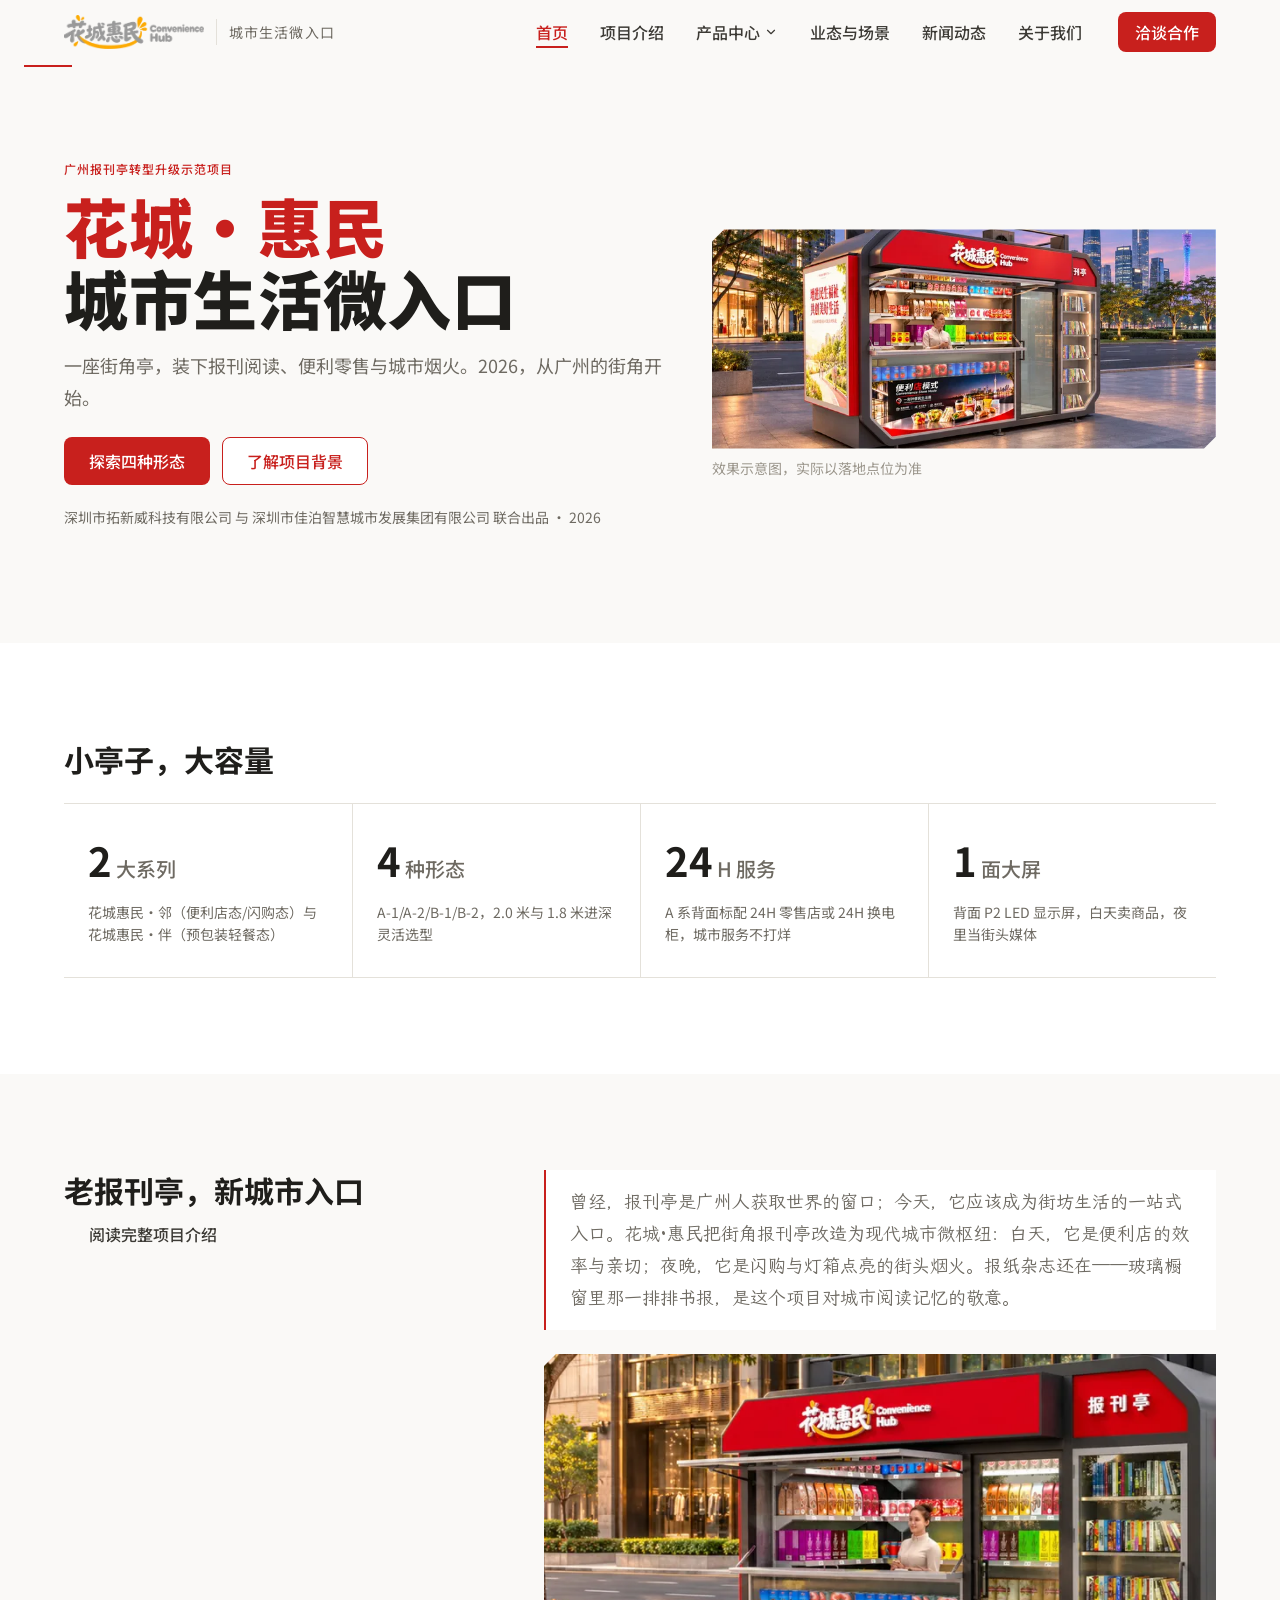
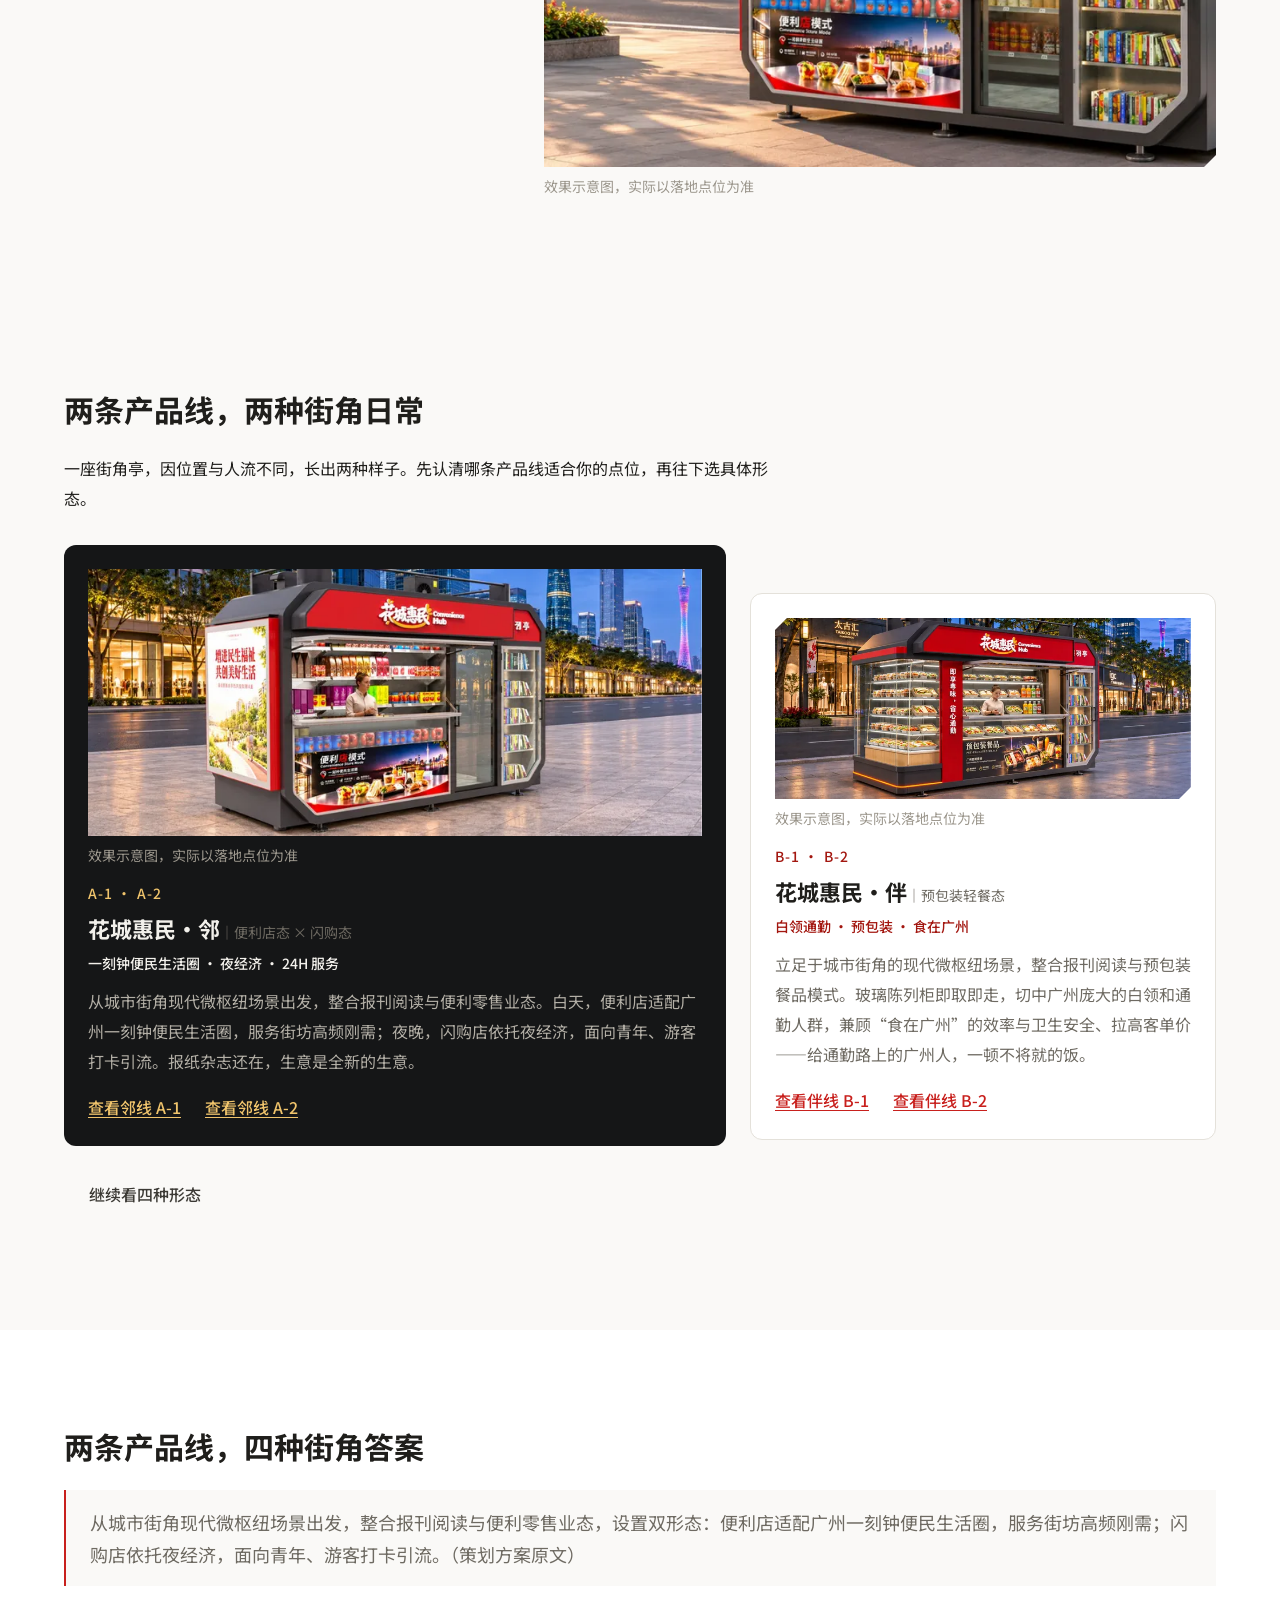
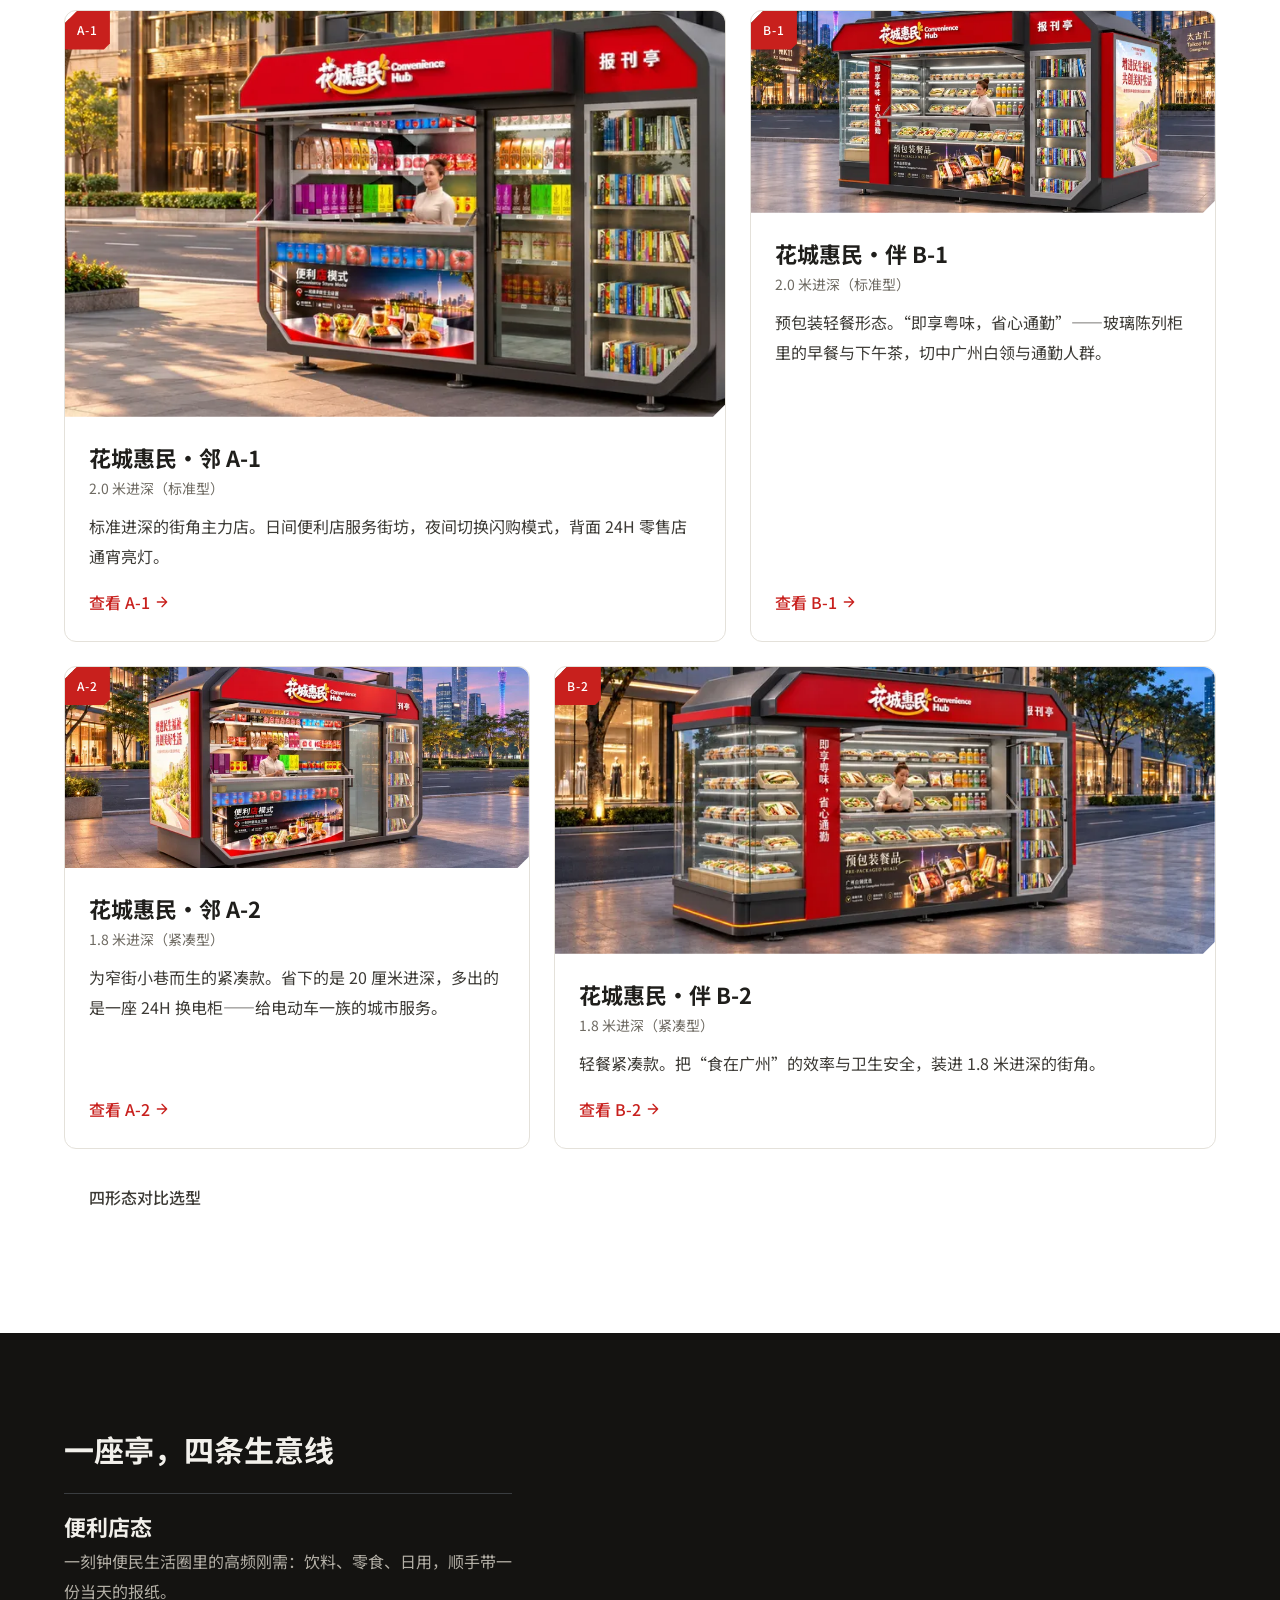
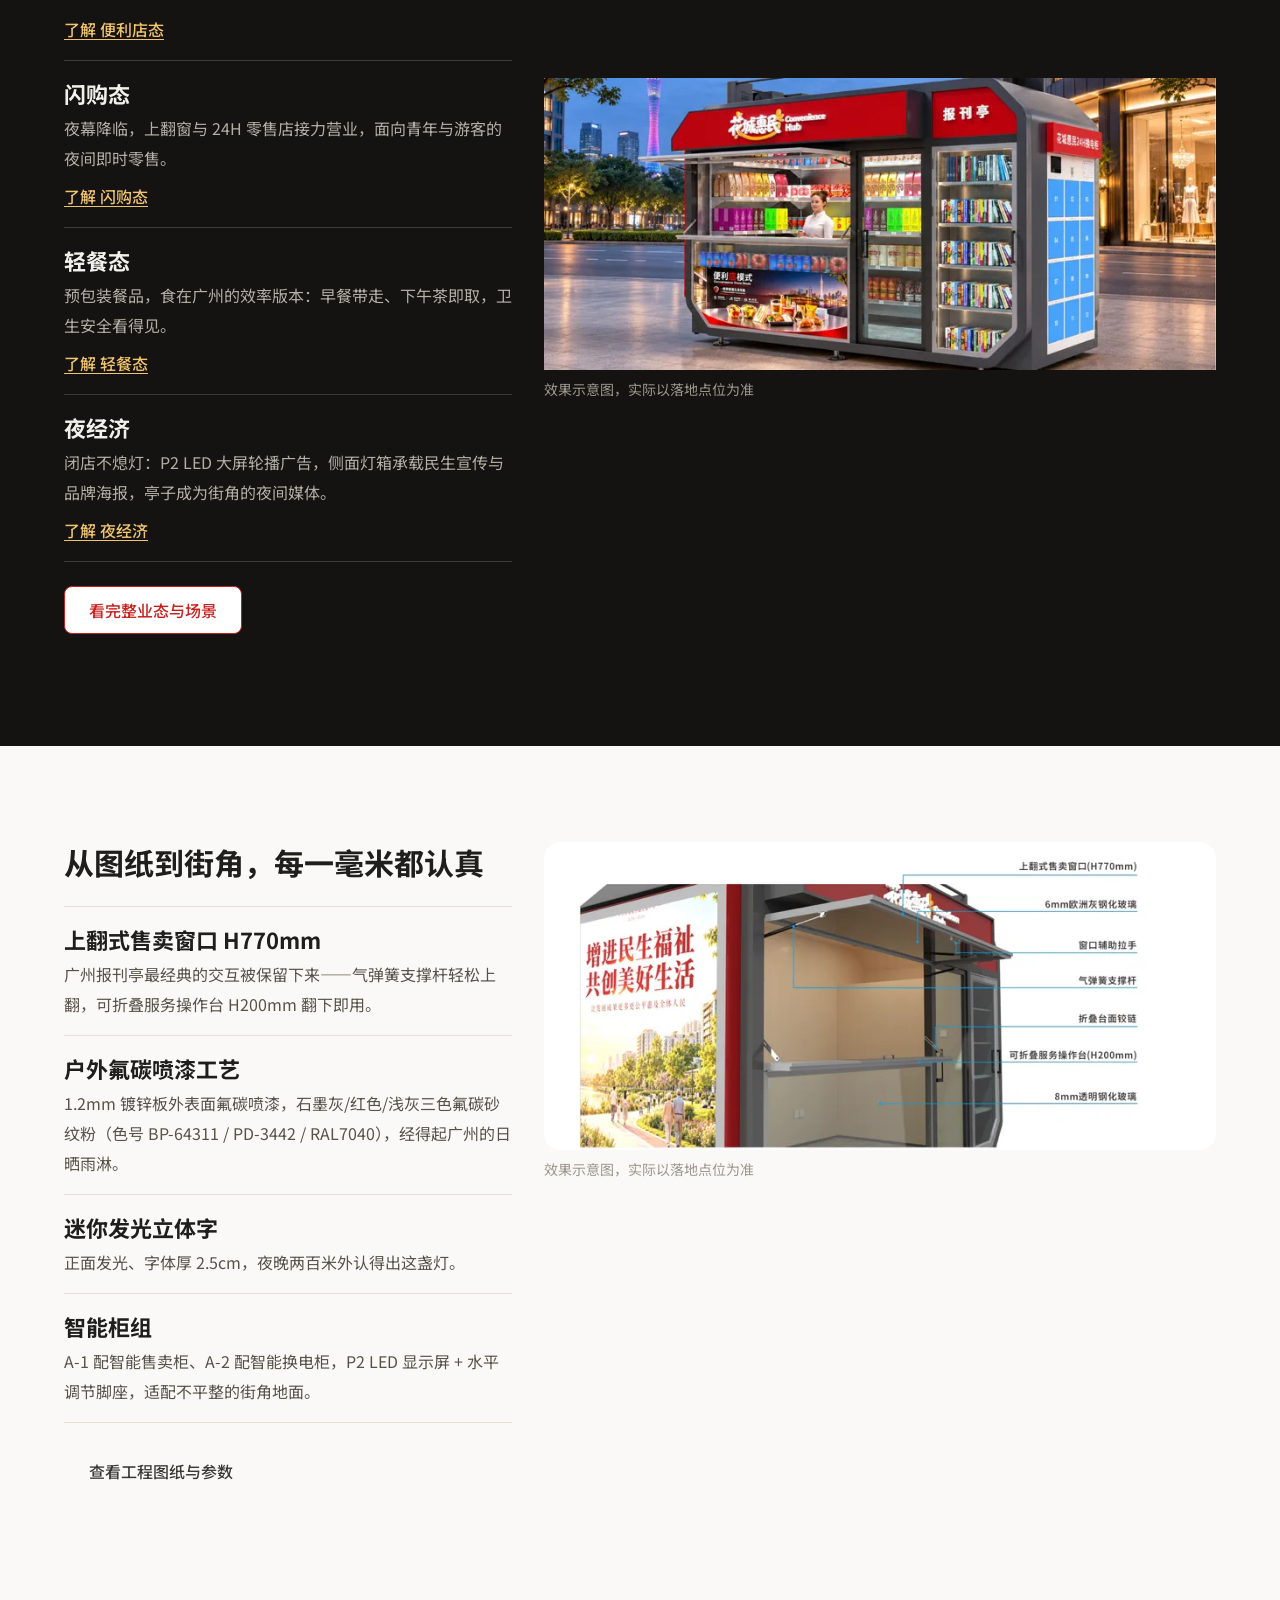
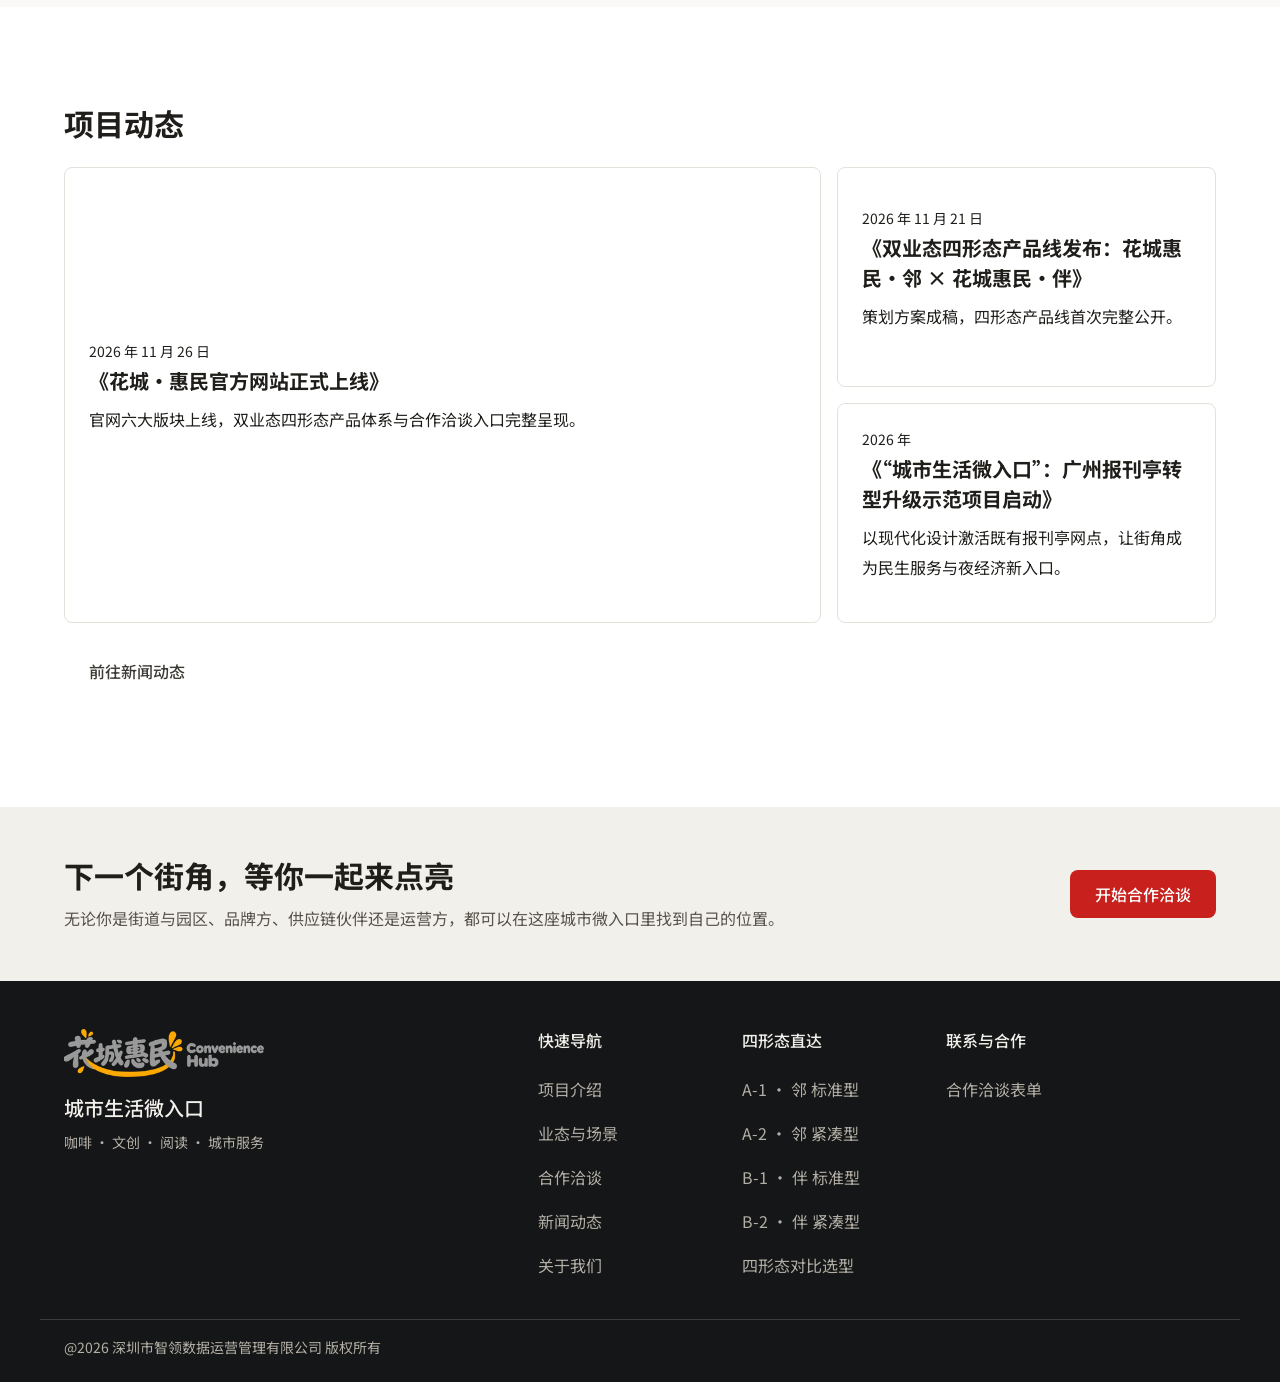
<file: index.html>
<!DOCTYPE html><html lang="zh-CN"><head><meta charset="utf-8"><meta name="viewport" content="width=device-width, initial-scale=1"><link rel="icon" type="image/png" href="/favicon.png"><!-- 自托管字体：swap + 系统栈兜底（3.x）；主正文 400 预载 --><link rel="preload" href="/fonts/noto-sans-sc-400.woff2" as="font" type="font/woff2" crossorigin><link rel="stylesheet" href="/fonts/fonts.css"><!-- 标准元信息 --><title>花城·惠民 城市微入口示范项目｜广州报刊亭转型升级</title><meta name="description" content="广州报刊亭转型升级：街角报刊亭变身现代城市微枢纽，便利店+闪购+预包装轻餐双系列四形态，服务一刻钟便民生活圈与夜经济。"><link rel="canonical" href="https://aiguangli.com/"><meta name="generator" content="Astro v7.4.13"><!-- Open Graph --><meta property="og:site_name" content="花城·惠民"><meta property="og:type" content="website"><meta property="og:title" content="花城·惠民 城市微入口示范项目｜广州报刊亭转型升级"><meta property="og:description" content="广州报刊亭转型升级：街角报刊亭变身现代城市微枢纽，便利店+闪购+预包装轻餐双系列四形态，服务一刻钟便民生活圈与夜经济。"><meta property="og:url" content="https://aiguangli.com/"><meta property="og:image" content="https://aiguangli.com/og-default.jpg"><meta property="og:locale" content="zh_CN"><!-- Twitter Card --><meta name="twitter:card" content="summary_large_image"><meta name="twitter:title" content="花城·惠民 城市微入口示范项目｜广州报刊亭转型升级"><meta name="twitter:description" content="广州报刊亭转型升级：街角报刊亭变身现代城市微枢纽，便利店+闪购+预包装轻餐双系列四形态，服务一刻钟便民生活圈与夜经济。"><meta name="twitter:image" content="https://aiguangli.com/og-default.jpg"><link rel="stylesheet" href="/_astro/SectionHead.Chd_qyUk.css"><style>.figure[data-astro-cid-khyig4bw]{margin:0}.figure__media[data-astro-cid-khyig4bw]{background:var(--n-100);overflow:hidden}.figure--chamfer[data-astro-cid-khyig4bw] .figure__media[data-astro-cid-khyig4bw]{clip-path:var(--chamfer-clip)}.figure--rounded-xl[data-astro-cid-khyig4bw] .figure__media[data-astro-cid-khyig4bw]{border-radius:var(--radius-xl)}.figure__media[data-astro-cid-khyig4bw] img{width:100%;height:auto}figcaption[data-astro-cid-khyig4bw]{margin-top:var(--space-8);font-size:var(--fs-caption);line-height:var(--lh-caption);color:var(--text-muted)}figcaption[data-astro-cid-khyig4bw] small[data-astro-cid-khyig4bw]{color:var(--n-400)}
</style><link rel="stylesheet" href="/_astro/index.Cbdr_p70.css"></head><body><a class="skip-link" href="#main">跳到主要内容</a><header class="site-header" data-site-header data-astro-cid-fzpbxy5g><div class="container site-header__inner" data-astro-cid-fzpbxy5g><a href="/" class="site-header__brand" aria-label="花城惠民 首页" data-astro-cid-fzpbxy5g><img src="/_astro/logo.DCA-ymvn_ZodDix.webp" srcset="/_astro/logo.DCA-ymvn_ZG1SD0.webp 320w, /_astro/logo.DCA-ymvn_Z1X0Pj0.webp 480w, /_astro/logo.DCA-ymvn_Z1oNHcW.webp 800w" alt="花城·惠民" sizes="140px" loading="eager" decoding="async" style="width: 140px; height: auto;" width="1608" height="386"><span class="site-header__tagline" aria-hidden="true" data-astro-cid-fzpbxy5g>城市生活微入口</span></a><nav class="site-nav" aria-label="主导航" data-astro-cid-fzpbxy5g><ul class="site-nav__list" data-astro-cid-fzpbxy5g><li data-astro-cid-fzpbxy5g><a href="/" aria-current="page" class="site-nav__link is-active" data-astro-cid-fzpbxy5g>首页</a></li><li data-astro-cid-fzpbxy5g><a href="/about" class="site-nav__link" data-astro-cid-fzpbxy5g>项目介绍</a></li><li class="site-nav__drop" data-drop data-astro-cid-fzpbxy5g><button type="button" class="site-nav__link" aria-expanded="false" aria-haspopup="true" data-drop-trigger data-astro-cid-fzpbxy5g>产品中心<span class="icon site-nav__chevron" style="width:14px;height:14px" aria-hidden="true" data-astro-cid-ccg5yoga><svg xmlns="http://www.w3.org/2000/svg" width="1em" height="1em" viewBox="0 0 24 24"><path fill="none" stroke="currentColor" stroke-linecap="round" stroke-linejoin="round" stroke-width="2" d="m6 9l6 6l6-6"/></svg></span></button><ul class="site-nav__menu" data-astro-cid-fzpbxy5g><li data-astro-cid-fzpbxy5g><a href="/products/a1" data-astro-cid-fzpbxy5g><span class="site-nav__badge" data-astro-cid-fzpbxy5g>A-1</span><span data-astro-cid-fzpbxy5g>· 邻 标准型</span></a></li><li data-astro-cid-fzpbxy5g><a href="/products/a2" data-astro-cid-fzpbxy5g><span class="site-nav__badge" data-astro-cid-fzpbxy5g>A-2</span><span data-astro-cid-fzpbxy5g>· 邻 紧凑型</span></a></li><li data-astro-cid-fzpbxy5g><a href="/products/b1" data-astro-cid-fzpbxy5g><span class="site-nav__badge" data-astro-cid-fzpbxy5g>B-1</span><span data-astro-cid-fzpbxy5g>· 伴 标准型</span></a></li><li data-astro-cid-fzpbxy5g><a href="/products/b2" data-astro-cid-fzpbxy5g><span class="site-nav__badge" data-astro-cid-fzpbxy5g>B-2</span><span data-astro-cid-fzpbxy5g>· 伴 紧凑型</span></a></li><li data-astro-cid-fzpbxy5g><a href="/products" data-astro-cid-fzpbxy5g><span data-astro-cid-fzpbxy5g>四形态对比选型</span></a></li></ul></li><li data-astro-cid-fzpbxy5g><a href="/business" class="site-nav__link" data-astro-cid-fzpbxy5g>业态与场景</a></li><li data-astro-cid-fzpbxy5g><a href="/news" class="site-nav__link" data-astro-cid-fzpbxy5g>新闻动态</a></li><li data-astro-cid-fzpbxy5g><a href="/contact" class="site-nav__link" data-astro-cid-fzpbxy5g>关于我们</a></li></ul></nav><div class="site-header__actions" data-astro-cid-fzpbxy5g><div class="site-header__cta" data-astro-cid-fzpbxy5g><a href="/cooperation#form" data-astro-cid-ekguhzzh="true" class="btn btn--primary btn--compact"><span class="btn__label" data-astro-cid-ekguhzzh>洽谈合作</span></a></div><button type="button" class="site-header__burger" aria-expanded="false" aria-controls="mobile-drawer" aria-label="打开菜单" data-drawer-open data-astro-cid-fzpbxy5g><span class="icon" style="width:22px;height:22px" aria-hidden="true" data-astro-cid-ccg5yoga><svg xmlns="http://www.w3.org/2000/svg" width="1em" height="1em" viewBox="0 0 24 24"><path fill="none" stroke="currentColor" stroke-linecap="round" stroke-linejoin="round" stroke-width="2" d="M4 5h16M4 12h16M4 19h16"/></svg></span></button></div></div></header><div class="drawer-mask" data-drawer-mask hidden data-astro-cid-fzpbxy5g></div><nav id="mobile-drawer" class="drawer" aria-label="移动端导航" data-drawer hidden data-astro-cid-fzpbxy5g><div class="drawer__head" data-astro-cid-fzpbxy5g><img src="/_astro/logo.DCA-ymvn_ZodDix.webp" srcset="/_astro/logo.DCA-ymvn_ZG1SD0.webp 320w, /_astro/logo.DCA-ymvn_Z1X0Pj0.webp 480w, /_astro/logo.DCA-ymvn_Z1oNHcW.webp 800w" alt="花城·惠民" sizes="128px" loading="eager" decoding="async" style="width: 128px; height: auto;" width="1608" height="386"><button type="button" class="drawer__close" aria-label="关闭菜单" data-drawer-close data-astro-cid-fzpbxy5g><span class="icon" style="width:22px;height:22px" aria-hidden="true" data-astro-cid-ccg5yoga><svg xmlns="http://www.w3.org/2000/svg" width="1em" height="1em" viewBox="0 0 24 24"><path fill="none" stroke="currentColor" stroke-linecap="round" stroke-linejoin="round" stroke-width="2" d="M18 6L6 18M6 6l12 12"/></svg></span></button></div><ul class="drawer__list" data-astro-cid-fzpbxy5g><li data-astro-cid-fzpbxy5g><a href="/" aria-current="page" class="drawer__link is-active" data-astro-cid-fzpbxy5g>首页</a></li><li data-astro-cid-fzpbxy5g><a href="/about" class="drawer__link" data-astro-cid-fzpbxy5g>项目介绍</a></li><li data-astro-cid-fzpbxy5g><a href="/products" class="drawer__link" data-astro-cid-fzpbxy5g>产品中心</a></li><li data-astro-cid-fzpbxy5g><a href="/products/a1" class="drawer__link drawer__link--sub" data-astro-cid-fzpbxy5g>A-1 · 邻 标准型</a></li><li data-astro-cid-fzpbxy5g><a href="/products/a2" class="drawer__link drawer__link--sub" data-astro-cid-fzpbxy5g>A-2 · 邻 紧凑型</a></li><li data-astro-cid-fzpbxy5g><a href="/products/b1" class="drawer__link drawer__link--sub" data-astro-cid-fzpbxy5g>B-1 · 伴 标准型</a></li><li data-astro-cid-fzpbxy5g><a href="/products/b2" class="drawer__link drawer__link--sub" data-astro-cid-fzpbxy5g>B-2 · 伴 紧凑型</a></li><li data-astro-cid-fzpbxy5g><a href="/products" class="drawer__link drawer__link--sub" data-astro-cid-fzpbxy5g>四形态对比选型</a></li><li data-astro-cid-fzpbxy5g><a href="/business" class="drawer__link" data-astro-cid-fzpbxy5g>业态与场景</a></li><li data-astro-cid-fzpbxy5g><a href="/news" class="drawer__link" data-astro-cid-fzpbxy5g>新闻动态</a></li><li data-astro-cid-fzpbxy5g><a href="/contact" class="drawer__link" data-astro-cid-fzpbxy5g>关于我们</a></li></ul><div class="drawer__cta" data-astro-cid-fzpbxy5g><a href="/cooperation#form" data-astro-cid-ekguhzzh="true" class="btn btn--primary"><span class="btn__label" data-astro-cid-ekguhzzh>洽谈合作</span></a></div></nav><script type="module">var e=document.querySelector(`[data-site-header]`);if(e){let t=!1,n=()=>{e.classList.toggle(`is-scrolled`,window.scrollY>8),t=!1};window.addEventListener(`scroll`,()=>{t||(t=!0,requestAnimationFrame(n))},{passive:!0}),n()}var t=document.querySelector(`[data-drawer]`),n=document.querySelector(`[data-drawer-mask]`),r=document.querySelector(`[data-drawer-open]`),i=document.querySelector(`[data-drawer-close]`),a=e=>{t&&n&&r&&(t.toggleAttribute(`hidden`,!e),n.toggleAttribute(`hidden`,!e),r.setAttribute(`aria-expanded`,String(e)),r.setAttribute(`aria-label`,e?`关闭菜单`:`打开菜单`),document.body.style.overflow=e?`hidden`:``,e?t.querySelector(`a, button`)?.focus():r.focus())};r?.addEventListener(`click`,()=>a(t?.hasAttribute(`hidden`)??!1)),i?.addEventListener(`click`,()=>a(!1)),n?.addEventListener(`click`,()=>a(!1)),document.addEventListener(`keydown`,e=>{if(e.key!==`Escape`)return;if(t&&!t.hasAttribute(`hidden`)){a(!1);return}let n=document.activeElement?.closest(`[data-drop]`)?.querySelector(`[data-drop-trigger]`);n instanceof HTMLElement&&n.blur()}),t?.addEventListener(`keydown`,e=>{if(e.key!==`Tab`)return;let n=t.querySelectorAll(`a[href], button:not([disabled])`);if(n.length===0)return;let r=n[0],i=n[n.length-1];e.shiftKey&&document.activeElement===r?(e.preventDefault(),i.focus()):!e.shiftKey&&document.activeElement===i&&(e.preventDefault(),r.focus())}),document.querySelectorAll(`[data-drop]`).forEach(e=>{let t=e.querySelector(`[data-drop-trigger]`);if(!t)return;let n=e=>t.setAttribute(`aria-expanded`,String(e));e.addEventListener(`mouseenter`,()=>n(!0)),e.addEventListener(`mouseleave`,()=>n(!1)),e.addEventListener(`focusin`,()=>n(!0)),e.addEventListener(`focusout`,t=>{e.contains(t.relatedTarget)||n(!1)})});</script><main id="main"><section class="section hero" data-astro-cid-lcdefpme><svg class="hero__deco" aria-hidden="true" viewBox="0 0 600 520" fill="none" stroke="currentColor" stroke-width="1.5" data-astro-cid-lcdefpme><rect x="20" y="20" width="560" height="480" data-astro-cid-lcdefpme></rect><line x1="20" y1="140" x2="580" y2="140" data-astro-cid-lcdefpme></line><line x1="20" y1="380" x2="580" y2="380" data-astro-cid-lcdefpme></line><line x1="180" y1="20" x2="180" y2="500" data-astro-cid-lcdefpme></line><line x1="420" y1="20" x2="420" y2="500" data-astro-cid-lcdefpme></line><circle cx="180" cy="140" r="10" data-astro-cid-lcdefpme></circle><circle cx="420" cy="380" r="10" data-astro-cid-lcdefpme></circle><path d="M180 380 L300 260 L420 380" data-astro-cid-lcdefpme></path></svg><div class="container hero__grid" data-astro-cid-lcdefpme><div class="hero__text" data-astro-cid-lcdefpme><p class="overline" data-astro-cid-lcdefpme>广州报刊亭转型升级示范项目</p><h1 class="display hero__title" data-astro-cid-lcdefpme><span class="hero__title-brand" data-astro-cid-lcdefpme>花城·惠民</span><span data-astro-cid-lcdefpme>城市生活微入口</span></h1><p class="hero__lead lead" data-astro-cid-lcdefpme>一座街角亭，装下报刊阅读、便利零售与城市烟火。2026，从广州的街角开始。</p><div class="hero__actions" data-astro-cid-lcdefpme><a href="#forms" data-astro-cid-ekguhzzh="true" class="btn btn--primary"><span class="btn__label" data-astro-cid-ekguhzzh>探索四种形态</span></a><a href="/about" data-astro-cid-ekguhzzh="true" class="btn btn--secondary"><span class="btn__label" data-astro-cid-ekguhzzh>了解项目背景</span></a></div><p class="hero__trust" data-astro-cid-lcdefpme><small data-astro-cid-lcdefpme>深圳市拓新威科技有限公司 与 深圳市佳泊智慧城市发展集团有限公司 联合出品 · 2026</small></p></div><figure class="figure figure--chamfer" data-astro-cid-khyig4bw><div class="figure__media" data-astro-cid-khyig4bw><img src="/_astro/a2-dusk-front.DeLiLH11_Z1oD3OR.webp" srcset="/_astro/a2-dusk-front.DeLiLH11_Z2eIIc1.webp 480w, /_astro/a2-dusk-front.DeLiLH11_Z1eIruT.webp 768w, /_astro/a2-dusk-front.DeLiLH11_wty2n.webp 1280w, /_astro/a2-dusk-front.DeLiLH11_Z1oD3OR.webp 1920w" alt="A-2 便利店态亭体暮色街景，珠江新城天际线与广州塔背景的效果示意图" sizes="(min-width: 768px) 45vw, 100vw" loading="eager" fetchpriority="high" decoding="async" data-astro-cid-khyig4bw="true" width="1920" height="835"></div><figcaption data-astro-cid-khyig4bw><small data-astro-cid-khyig4bw>效果示意图，实际以落地点位为准</small></figcaption></figure></div></section><section class="section section--surface" aria-labelledby="facts-title" data-astro-cid-lcdefpme><div class="container" data-astro-cid-lcdefpme><header class="section-head" data-astro-cid-sjgajsms><h2 id="facts-title" data-astro-cid-sjgajsms>小亭子，大容量</h2></header><div class="data-strip" data-astro-cid-3jhk4pgg><div class="data-strip__item" data-astro-cid-3jhk4pgg><p class="data-strip__value tnum" data-astro-cid-3jhk4pgg><span class="data-strip__count" data-countup="2" data-astro-cid-3jhk4pgg>2</span><span class="data-strip__unit" data-astro-cid-3jhk4pgg>大系列</span></p><p class="data-strip__label" data-astro-cid-3jhk4pgg>花城惠民·邻（便利店态/闪购态）与花城惠民·伴（预包装轻餐态）</p></div><div class="data-strip__item" data-astro-cid-3jhk4pgg><p class="data-strip__value tnum" data-astro-cid-3jhk4pgg><span class="data-strip__count" data-countup="4" data-astro-cid-3jhk4pgg>4</span><span class="data-strip__unit" data-astro-cid-3jhk4pgg>种形态</span></p><p class="data-strip__label" data-astro-cid-3jhk4pgg>A-1/A-2/B-1/B-2，2.0 米与 1.8 米进深灵活选型</p></div><div class="data-strip__item" data-astro-cid-3jhk4pgg><p class="data-strip__value tnum" data-astro-cid-3jhk4pgg><span class="data-strip__count" data-countup="24" data-astro-cid-3jhk4pgg>24</span><span class="data-strip__rest" data-astro-cid-3jhk4pgg>H</span><span class="data-strip__unit" data-astro-cid-3jhk4pgg>服务</span></p><p class="data-strip__label" data-astro-cid-3jhk4pgg>A 系背面标配 24H 零售店或 24H 换电柜，城市服务不打烊</p></div><div class="data-strip__item" data-astro-cid-3jhk4pgg><p class="data-strip__value tnum" data-astro-cid-3jhk4pgg><span class="data-strip__count" data-countup="1" data-astro-cid-3jhk4pgg>1</span><span class="data-strip__unit" data-astro-cid-3jhk4pgg>面大屏</span></p><p class="data-strip__label" data-astro-cid-3jhk4pgg>背面 P2 LED 显示屏，白天卖商品，夜里当街头媒体</p></div></div><script type="module">var e=window.matchMedia(`(prefers-reduced-motion: reduce)`).matches,t=document.querySelectorAll(`[data-countup]`),n=(e,t)=>{e.textContent=String(t)};if(e)t.forEach(e=>n(e,Number(e.dataset.countup??0)));else{let e=new IntersectionObserver(t=>{for(let r of t){if(!r.isIntersecting)continue;e.unobserve(r.target);let t=r.target,i=Number(t.dataset.countup??0),a=performance.now(),o=e=>{let r=Math.min((e-a)/600,1),s=1-(1-r)**3;n(t,Math.round(i*s)),r<1&&requestAnimationFrame(o)};requestAnimationFrame(o)}},{threshold:.4});t.forEach(t=>e.observe(t))}</script></div></section><section id="overview" class="section" data-astro-cid-lcdefpme><div class="container overview__grid" data-astro-cid-lcdefpme><div class="overview__head" data-astro-cid-lcdefpme><header class="section-head" data-astro-cid-sjgajsms><h2 data-astro-cid-sjgajsms>老报刊亭，新城市入口</h2></header><p data-astro-cid-lcdefpme><a href="/about" data-astro-cid-ekguhzzh="true" class="btn btn--ghost"><span class="btn__label" data-astro-cid-ekguhzzh>阅读完整项目介绍</span></a></p></div><div class="overview__body measure" data-astro-cid-lcdefpme><blockquote class="kai" data-astro-cid-lcdefpme>曾经，报刊亭是广州人获取世界的窗口；今天，它应该成为街坊生活的一站式入口。花城·惠民把街角报刊亭改造为现代城市微枢纽：白天，它是便利店的效率与亲切；夜晚，它是闪购与灯箱点亮的街头烟火。报纸杂志还在——玻璃橱窗里那一排排书报，是这个项目对城市阅读记忆的敬意。</blockquote><figure class="figure figure--chamfer" data-astro-cid-khyig4bw><div class="figure__media" data-astro-cid-khyig4bw><img src="/_astro/a1-day-shelves.BpdBzK9t_Z1x0AtU.webp" srcset="/_astro/a1-day-shelves.BpdBzK9t_Z1izmTg.webp 768w, /_astro/a1-day-shelves.BpdBzK9t_1a6udV.webp 1280w, /_astro/a1-day-shelves.BpdBzK9t_Z1x0AtU.webp 1360w" alt="白天视角：满架报刊书架与零售货架并立——“报刊还在、服务更多”" sizes="(min-width: 768px) 55vw, 100vw" loading="lazy" decoding="async" data-astro-cid-khyig4bw="true" width="1360" height="835"></div><figcaption data-astro-cid-khyig4bw><small data-astro-cid-khyig4bw>效果示意图，实际以落地点位为准</small></figcaption></figure></div></div></section><section id="lines" class="section" data-astro-cid-lcdefpme><div class="container" data-astro-cid-lcdefpme><header class="section-head" data-astro-cid-sjgajsms><h2 data-astro-cid-sjgajsms>两条产品线，两种街角日常</h2></header><p class="lines-lede measure" data-astro-cid-lcdefpme>一座街角亭，因位置与人流不同，长出两种样子。先认清哪条产品线适合你的点位，再往下选具体形态。</p><div class="lines-grid" data-astro-cid-lcdefpme><article class="line-card line-card--dark" data-astro-cid-lcdefpme><figure class="figure figure--plain" data-astro-cid-khyig4bw><div class="figure__media" data-astro-cid-khyig4bw><img src="/_astro/a1-night-front.CeAwmrcn_24ErPG.webp" srcset="/_astro/a1-night-front.CeAwmrcn_ZQqqAj.webp 768w, /_astro/a1-night-front.CeAwmrcn_24mPl2.webp 1280w, /_astro/a1-night-front.CeAwmrcn_24ErPG.webp 1920w" alt="花城惠民·邻 A-1 夜景：亭体灯光与城市天际线效果示意图" sizes="(min-width: 768px) 55vw, 100vw" loading="lazy" decoding="async" data-astro-cid-khyig4bw="true" width="1920" height="835"></div><figcaption data-astro-cid-khyig4bw><small data-astro-cid-khyig4bw>效果示意图，实际以落地点位为准</small></figcaption></figure><div class="line-card__body" data-astro-cid-lcdefpme><p class="line-card__badge" data-astro-cid-lcdefpme>A-1 · A-2</p><h3 data-astro-cid-lcdefpme>花城惠民·邻<small data-astro-cid-lcdefpme>｜便利店态 × 闪购态</small></h3><p class="line-card__keywords" data-astro-cid-lcdefpme>一刻钟便民生活圈 · 夜经济 · 24H 服务</p><p class="line-card__text" data-astro-cid-lcdefpme>从城市街角现代微枢纽场景出发，整合报刊阅读与便利零售业态。白天，便利店适配广州一刻钟便民生活圈，服务街坊高频刚需；夜晚，闪购店依托夜经济，面向青年、游客打卡引流。报纸杂志还在，生意是全新的生意。</p><p class="line-card__links" data-astro-cid-lcdefpme><a href="/products/a1" data-astro-cid-lcdefpme>查看邻线 A-1</a><a href="/products/a2" data-astro-cid-lcdefpme>查看邻线 A-2</a></p></div></article><article class="line-card" data-astro-cid-lcdefpme><figure class="figure figure--chamfer" data-astro-cid-khyig4bw><div class="figure__media" data-astro-cid-khyig4bw><img src="/_astro/b1-meals-dusk.CcFA9I1i_ZSTfA4.webp" srcset="/_astro/b1-meals-dusk.CcFA9I1i_Z1xJKa2.webp 768w, /_astro/b1-meals-dusk.CcFA9I1i_12dmhb.webp 1280w, /_astro/b1-meals-dusk.CcFA9I1i_ZSTfA4.webp 1920w" alt="花城惠民·伴 B-1 黄昏陈列柜满柜效果示意图" sizes="(min-width: 768px) 40vw, 100vw" loading="lazy" decoding="async" data-astro-cid-khyig4bw="true" width="1920" height="835"></div><figcaption data-astro-cid-khyig4bw><small data-astro-cid-khyig4bw>效果示意图，实际以落地点位为准</small></figcaption></figure><div class="line-card__body" data-astro-cid-lcdefpme><p class="line-card__badge" data-astro-cid-lcdefpme>B-1 · B-2</p><h3 data-astro-cid-lcdefpme>花城惠民·伴<small data-astro-cid-lcdefpme>｜预包装轻餐态</small></h3><p class="line-card__keywords" data-astro-cid-lcdefpme>白领通勤 · 预包装 · 食在广州</p><p class="line-card__text" data-astro-cid-lcdefpme>立足于城市街角的现代微枢纽场景，整合报刊阅读与预包装餐品模式。玻璃陈列柜即取即走，切中广州庞大的白领和通勤人群，兼顾“食在广州”的效率与卫生安全、拉高客单价——给通勤路上的广州人，一顿不将就的饭。</p><p class="line-card__links" data-astro-cid-lcdefpme><a href="/products/b1" data-astro-cid-lcdefpme>查看伴线 B-1</a><a href="/products/b2" data-astro-cid-lcdefpme>查看伴线 B-2</a></p></div></article></div><p data-astro-cid-lcdefpme><a href="#forms" data-astro-cid-ekguhzzh="true" class="btn btn--ghost"><span class="btn__label" data-astro-cid-ekguhzzh>继续看四种形态</span></a></p></div></section><section id="forms" class="section section--surface" data-astro-cid-lcdefpme><div class="container" data-astro-cid-lcdefpme><header class="section-head" data-astro-cid-sjgajsms><h2 data-astro-cid-sjgajsms>两条产品线，四种街角答案</h2></header><blockquote class="forms-quote" data-astro-cid-lcdefpme>从城市街角现代微枢纽场景出发，整合报刊阅读与便利零售业态，设置双形态：便利店适配广州一刻钟便民生活圈，服务街坊高频刚需；闪购店依托夜经济，面向青年、游客打卡引流。（策划方案原文）</blockquote><div class="form-grid" data-astro-cid-lcdefpme><a href="/products/a1" class="product-card" aria-label="花城惠民·邻 A-1，查看 A-1" data-astro-cid-4fhpls6h><div class="product-card__media" data-astro-cid-4fhpls6h><img src="/_astro/a1-day-shelves.BpdBzK9t_Z1x0AtU.webp" srcset="/_astro/a1-day-shelves.BpdBzK9t_Z1KICCg.webp 480w, /_astro/a1-day-shelves.BpdBzK9t_Z1izmTg.webp 768w, /_astro/a1-day-shelves.BpdBzK9t_1a6udV.webp 1280w" alt="A-1 便利店态标准型白天街景：报刊书架与零售货架并立的效果示意图" sizes="(min-width: 768px) 50vw, 100vw" loading="lazy" decoding="async" data-astro-cid-4fhpls6h="true" width="1360" height="835" class="product-card__img"><span class="product-card__badge" data-astro-cid-4fhpls6h>A-1</span></div><div class="product-card__body" data-astro-cid-4fhpls6h><h3 class="product-card__model" data-astro-cid-4fhpls6h>花城惠民·邻 A-1</h3><p class="product-card__spec" data-astro-cid-4fhpls6h>2.0 米进深（标准型）</p><p class="product-card__text" data-astro-cid-4fhpls6h>标准进深的街角主力店。日间便利店服务街坊，夜间切换闪购模式，背面 24H 零售店通宵亮灯。</p><span class="product-card__link" data-astro-cid-4fhpls6h>查看 A-1<span class="icon product-card__arrow" style="width:16px;height:16px" aria-hidden="true" data-astro-cid-ccg5yoga><svg xmlns="http://www.w3.org/2000/svg" width="1em" height="1em" viewBox="0 0 24 24"><path fill="none" stroke="currentColor" stroke-linecap="round" stroke-linejoin="round" stroke-width="2" d="M5 12h14m-7-7l7 7l-7 7"/></svg></span></span></div></a><a href="/products/b1" class="product-card" aria-label="花城惠民·伴 B-1，查看 B-1" data-astro-cid-4fhpls6h><div class="product-card__media" data-astro-cid-4fhpls6h><img src="/_astro/b1-cbd-day.BkCg4CRS_Z1JpJvd.webp" srcset="/_astro/b1-cbd-day.BkCg4CRS_Z1MwHGz.webp 480w, /_astro/b1-cbd-day.BkCg4CRS_1P7XG7.webp 768w, /_astro/b1-cbd-day.BkCg4CRS_1Iq72.webp 1280w" alt="B-1 预包装轻餐态标准型白天街景：玻璃餐品陈列柜与书报架在 CBD 街区的效果示意图" sizes="(min-width: 768px) 50vw, 100vw" loading="lazy" decoding="async" data-astro-cid-4fhpls6h="true" width="1920" height="835" class="product-card__img"><span class="product-card__badge" data-astro-cid-4fhpls6h>B-1</span></div><div class="product-card__body" data-astro-cid-4fhpls6h><h3 class="product-card__model" data-astro-cid-4fhpls6h>花城惠民·伴 B-1</h3><p class="product-card__spec" data-astro-cid-4fhpls6h>2.0 米进深（标准型）</p><p class="product-card__text" data-astro-cid-4fhpls6h>预包装轻餐形态。“即享粤味，省心通勤”——玻璃陈列柜里的早餐与下午茶，切中广州白领与通勤人群。</p><span class="product-card__link" data-astro-cid-4fhpls6h>查看 B-1<span class="icon product-card__arrow" style="width:16px;height:16px" aria-hidden="true" data-astro-cid-ccg5yoga><svg xmlns="http://www.w3.org/2000/svg" width="1em" height="1em" viewBox="0 0 24 24"><path fill="none" stroke="currentColor" stroke-linecap="round" stroke-linejoin="round" stroke-width="2" d="M5 12h14m-7-7l7 7l-7 7"/></svg></span></span></div></a><a href="/products/a2" class="product-card" aria-label="花城惠民·邻 A-2，查看 A-2" data-astro-cid-4fhpls6h><div class="product-card__media" data-astro-cid-4fhpls6h><img src="/_astro/a2-dusk-front.DeLiLH11_Z1oD3OR.webp" srcset="/_astro/a2-dusk-front.DeLiLH11_Z2eIIc1.webp 480w, /_astro/a2-dusk-front.DeLiLH11_Z1eIruT.webp 768w, /_astro/a2-dusk-front.DeLiLH11_wty2n.webp 1280w" alt="A-2 便利店态紧凑型暮色街景：紧凑亭体正面营业的效果示意图" sizes="(min-width: 768px) 50vw, 100vw" loading="lazy" decoding="async" data-astro-cid-4fhpls6h="true" width="1920" height="835" class="product-card__img"><span class="product-card__badge" data-astro-cid-4fhpls6h>A-2</span></div><div class="product-card__body" data-astro-cid-4fhpls6h><h3 class="product-card__model" data-astro-cid-4fhpls6h>花城惠民·邻 A-2</h3><p class="product-card__spec" data-astro-cid-4fhpls6h>1.8 米进深（紧凑型）</p><p class="product-card__text" data-astro-cid-4fhpls6h>为窄街小巷而生的紧凑款。省下的是 20 厘米进深，多出的是一座 24H 换电柜——给电动车一族的城市服务。</p><span class="product-card__link" data-astro-cid-4fhpls6h>查看 A-2<span class="icon product-card__arrow" style="width:16px;height:16px" aria-hidden="true" data-astro-cid-ccg5yoga><svg xmlns="http://www.w3.org/2000/svg" width="1em" height="1em" viewBox="0 0 24 24"><path fill="none" stroke="currentColor" stroke-linecap="round" stroke-linejoin="round" stroke-width="2" d="M5 12h14m-7-7l7 7l-7 7"/></svg></span></span></div></a><a href="/products/b2" class="product-card" aria-label="花城惠民·伴 B-2，查看 B-2" data-astro-cid-4fhpls6h><div class="product-card__media" data-astro-cid-4fhpls6h><img src="/_astro/b2-dusk-front.CTlX-WUq_ZjsQSF.webp" srcset="/_astro/b2-dusk-front.CTlX-WUq_ZywB1V.webp 480w, /_astro/b2-dusk-front.CTlX-WUq_qsEEb.webp 768w, /_astro/b2-dusk-front.CTlX-WUq_1BDJXz.webp 1280w" alt="B-2 预包装轻餐态紧凑型暮色正面营业：玻璃陈列柜与书报架的效果示意图" sizes="(min-width: 768px) 50vw, 100vw" loading="lazy" decoding="async" data-astro-cid-4fhpls6h="true" width="1920" height="835" class="product-card__img"><span class="product-card__badge" data-astro-cid-4fhpls6h>B-2</span></div><div class="product-card__body" data-astro-cid-4fhpls6h><h3 class="product-card__model" data-astro-cid-4fhpls6h>花城惠民·伴 B-2</h3><p class="product-card__spec" data-astro-cid-4fhpls6h>1.8 米进深（紧凑型）</p><p class="product-card__text" data-astro-cid-4fhpls6h>轻餐紧凑款。把“食在广州”的效率与卫生安全，装进 1.8 米进深的街角。</p><span class="product-card__link" data-astro-cid-4fhpls6h>查看 B-2<span class="icon product-card__arrow" style="width:16px;height:16px" aria-hidden="true" data-astro-cid-ccg5yoga><svg xmlns="http://www.w3.org/2000/svg" width="1em" height="1em" viewBox="0 0 24 24"><path fill="none" stroke="currentColor" stroke-linecap="round" stroke-linejoin="round" stroke-width="2" d="M5 12h14m-7-7l7 7l-7 7"/></svg></span></span></div></a></div><p data-astro-cid-lcdefpme><a href="/products" data-astro-cid-ekguhzzh="true" class="btn btn--ghost"><span class="btn__label" data-astro-cid-ekguhzzh>四形态对比选型</span></a></p></div></section><section class="section section--night" data-astro-cid-lcdefpme><div class="container night__grid" data-astro-cid-lcdefpme><div data-astro-cid-lcdefpme><header class="section-head" data-astro-cid-sjgajsms><h2 data-astro-cid-sjgajsms>一座亭，四条生意线</h2></header><ul class="business-list" data-astro-cid-lcdefpme><li data-astro-cid-lcdefpme><h3 data-astro-cid-lcdefpme>便利店态</h3><p data-astro-cid-lcdefpme>一刻钟便民生活圈里的高频刚需：饮料、零食、日用，顺手带一份当天的报纸。</p><a href="/business#convenience" data-astro-cid-lcdefpme>了解 便利店态</a></li><li data-astro-cid-lcdefpme><h3 data-astro-cid-lcdefpme>闪购态</h3><p data-astro-cid-lcdefpme>夜幕降临，上翻窗与 24H 零售店接力营业，面向青年与游客的夜间即时零售。</p><a href="/business#flash" data-astro-cid-lcdefpme>了解 闪购态</a></li><li data-astro-cid-lcdefpme><h3 data-astro-cid-lcdefpme>轻餐态</h3><p data-astro-cid-lcdefpme>预包装餐品，食在广州的效率版本：早餐带走、下午茶即取，卫生安全看得见。</p><a href="/business#lightmeal" data-astro-cid-lcdefpme>了解 轻餐态</a></li><li data-astro-cid-lcdefpme><h3 data-astro-cid-lcdefpme>夜经济</h3><p data-astro-cid-lcdefpme>闭店不熄灯：P2 LED 大屏轮播广告，侧面灯箱承载民生宣传与品牌海报，亭子成为街角的夜间媒体。</p><a href="/business#night" data-astro-cid-lcdefpme>了解 夜经济</a></li></ul><p data-astro-cid-lcdefpme><a href="/business" data-astro-cid-ekguhzzh="true" class="btn btn--secondary"><span class="btn__label" data-astro-cid-ekguhzzh>看完整业态与场景</span></a></p></div><figure class="figure figure--plain night__figure" data-astro-cid-khyig4bw><div class="figure__media" data-astro-cid-khyig4bw><img src="/_astro/a2-locker-night.C45g1xTN_1kefG2.webp" srcset="/_astro/a2-locker-night.C45g1xTN_2nJX9b.webp 768w, /_astro/a2-locker-night.C45g1xTN_2av4mD.webp 1280w, /_astro/a2-locker-night.C45g1xTN_1kefG2.webp 1920w" alt="A-2 夜间闭店状态：背面 P2 LED 大屏与侧面民生海报灯箱亮灯的效果示意图" sizes="(min-width: 768px) 55vw, 100vw" loading="lazy" decoding="async" data-astro-cid-khyig4bw="true" width="1920" height="835"></div><figcaption data-astro-cid-khyig4bw><small data-astro-cid-khyig4bw>效果示意图，实际以落地点位为准</small></figcaption></figure></div></section><section class="section" data-astro-cid-lcdefpme><div class="container craft__grid" data-astro-cid-lcdefpme><div data-astro-cid-lcdefpme><header class="section-head" data-astro-cid-sjgajsms><h2 data-astro-cid-sjgajsms>从图纸到街角，每一毫米都认真</h2></header><ul class="craft-list" data-astro-cid-lcdefpme><li data-astro-cid-lcdefpme><h3 data-astro-cid-lcdefpme>上翻式售卖窗口 H770mm</h3><p data-astro-cid-lcdefpme>广州报刊亭最经典的交互被保留下来——气弹簧支撑杆轻松上翻，可折叠服务操作台 H200mm 翻下即用。</p></li><li data-astro-cid-lcdefpme><h3 data-astro-cid-lcdefpme>户外氟碳喷漆工艺</h3><p data-astro-cid-lcdefpme>1.2mm 镀锌板外表面氟碳喷漆，石墨灰/红色/浅灰三色氟碳砂纹粉（色号 BP-64311 / PD-3442 / RAL7040），经得起广州的日晒雨淋。</p></li><li data-astro-cid-lcdefpme><h3 data-astro-cid-lcdefpme>迷你发光立体字</h3><p data-astro-cid-lcdefpme>正面发光、字体厚 2.5cm，夜晚两百米外认得出这盏灯。</p></li><li data-astro-cid-lcdefpme><h3 data-astro-cid-lcdefpme>智能柜组</h3><p data-astro-cid-lcdefpme>A-1 配智能售卖柜、A-2 配智能换电柜，P2 LED 显示屏 + 水平调节脚座，适配不平整的街角地面。</p></li></ul><p data-astro-cid-lcdefpme><a href="/products/a1#specs" data-astro-cid-ekguhzzh="true" class="btn btn--ghost"><span class="btn__label" data-astro-cid-ekguhzzh>
            查看工程图纸与参数
          </span></a></p></div><figure class="figure figure--rounded-xl" data-astro-cid-khyig4bw><div class="figure__media" data-astro-cid-khyig4bw><img src="/_astro/structure-window.BDjBgk-A_1hVju3.webp" srcset="/_astro/structure-window.BDjBgk-A_Z2br9W3.webp 768w, /_astro/structure-window.BDjBgk-A_1nRCqN.webp 1280w, /_astro/structure-window.BDjBgk-A_1hVju3.webp 1920w" alt="报刊亭上翻窗结构细节标注图：上翻式售卖窗口、气弹簧支撑杆、可折叠服务操作台等 7 项标注" sizes="(min-width: 768px) 55vw, 100vw" loading="lazy" decoding="async" data-astro-cid-khyig4bw="true" width="1920" height="880"></div><figcaption data-astro-cid-khyig4bw><small data-astro-cid-khyig4bw>效果示意图，实际以落地点位为准</small></figcaption></figure></div></section><section class="section section--surface" aria-labelledby="news-title" data-astro-cid-lcdefpme><div class="container" data-astro-cid-lcdefpme><header class="section-head" data-astro-cid-sjgajsms><h2 id="news-title" data-astro-cid-sjgajsms>项目动态</h2></header><div class="news-grid" data-astro-cid-lcdefpme><article class="news-card news-card--featured" data-astro-cid-lcdefpme><p class="news-card__meta" data-astro-cid-lcdefpme><time datetime="2026-11-26" data-astro-cid-lcdefpme>2026 年 11 月 26 日</time></p><h3 data-astro-cid-lcdefpme>《花城·惠民官方网站正式上线》</h3><p data-astro-cid-lcdefpme>官网六大版块上线，双业态四形态产品体系与合作洽谈入口完整呈现。</p></article><article class="news-card" data-astro-cid-lcdefpme><p class="news-card__meta" data-astro-cid-lcdefpme><time datetime="2026-11-21" data-astro-cid-lcdefpme>2026 年 11 月 21 日</time></p><h3 data-astro-cid-lcdefpme>《双业态四形态产品线发布：花城惠民·邻 × 花城惠民·伴》</h3><p data-astro-cid-lcdefpme>策划方案成稿，四形态产品线首次完整公开。</p></article><article class="news-card" data-astro-cid-lcdefpme><p class="news-card__meta" data-astro-cid-lcdefpme><time datetime="2026" data-astro-cid-lcdefpme>2026 年</time></p><h3 data-astro-cid-lcdefpme>《“城市生活微入口”：广州报刊亭转型升级示范项目启动》</h3><p data-astro-cid-lcdefpme>以现代化设计激活既有报刊亭网点，让街角成为民生服务与夜经济新入口。</p></article></div><p data-astro-cid-lcdefpme><a href="/news" data-astro-cid-ekguhzzh="true" class="btn btn--ghost"><span class="btn__label" data-astro-cid-ekguhzzh>前往新闻动态</span></a></p></div></section><section class="cta-band" data-astro-cid-lcdefpme><div class="container cta-band__row" data-astro-cid-lcdefpme><div data-astro-cid-lcdefpme><h2 data-astro-cid-lcdefpme>下一个街角，等你一起来点亮</h2><p data-astro-cid-lcdefpme>无论你是街道与园区、品牌方、供应链伙伴还是运营方，都可以在这座城市微入口里找到自己的位置。</p></div><a href="/cooperation" data-astro-cid-ekguhzzh="true" class="btn btn--primary"><span class="btn__label" data-astro-cid-ekguhzzh>开始合作洽谈</span></a></div></section></main><footer class="site-footer" data-astro-cid-nns7i3if><div class="container site-footer__grid" data-astro-cid-nns7i3if><div class="site-footer__brand" data-astro-cid-nns7i3if><img src="/_astro/logo.DCA-ymvn_ZodDix.webp" srcset="/_astro/logo.DCA-ymvn_ZG1SD0.webp 320w, /_astro/logo.DCA-ymvn_Z1X0Pj0.webp 480w, /_astro/logo.DCA-ymvn_Z1oNHcW.webp 800w" alt="花城·惠民" sizes="200px" loading="eager" decoding="async" style="width: 200px; height: auto;" width="1608" height="386" class="site-footer__logo"><p class="site-footer__tagline" data-astro-cid-nns7i3if>城市生活微入口</p><p class="site-footer__tags" data-astro-cid-nns7i3if>咖啡 · 文创 · 阅读 · 城市服务</p></div><nav aria-label="快速导航" data-astro-cid-nns7i3if><h2 class="site-footer__heading" data-astro-cid-nns7i3if>快速导航</h2><ul data-astro-cid-nns7i3if><li data-astro-cid-nns7i3if><a href="/about" data-astro-cid-nns7i3if>项目介绍</a></li><li data-astro-cid-nns7i3if><a href="/business" data-astro-cid-nns7i3if>业态与场景</a></li><li data-astro-cid-nns7i3if><a href="/cooperation" data-astro-cid-nns7i3if>合作洽谈</a></li><li data-astro-cid-nns7i3if><a href="/news" data-astro-cid-nns7i3if>新闻动态</a></li><li data-astro-cid-nns7i3if><a href="/contact" data-astro-cid-nns7i3if>关于我们</a></li></ul></nav><nav aria-label="四形态直达" data-astro-cid-nns7i3if><h2 class="site-footer__heading" data-astro-cid-nns7i3if>四形态直达</h2><ul data-astro-cid-nns7i3if><li data-astro-cid-nns7i3if><a href="/products/a1" data-astro-cid-nns7i3if>A-1 · 邻 标准型</a></li><li data-astro-cid-nns7i3if><a href="/products/a2" data-astro-cid-nns7i3if>A-2 · 邻 紧凑型</a></li><li data-astro-cid-nns7i3if><a href="/products/b1" data-astro-cid-nns7i3if>B-1 · 伴 标准型</a></li><li data-astro-cid-nns7i3if><a href="/products/b2" data-astro-cid-nns7i3if>B-2 · 伴 紧凑型</a></li><li data-astro-cid-nns7i3if><a href="/products" data-astro-cid-nns7i3if>四形态对比选型</a></li></ul></nav><div data-astro-cid-nns7i3if><h2 class="site-footer__heading" data-astro-cid-nns7i3if>联系与合作</h2><ul data-astro-cid-nns7i3if><li data-astro-cid-nns7i3if><a href="/cooperation#form" data-astro-cid-nns7i3if>合作洽谈表单</a></li></ul></div></div><div class="container site-footer__legal" data-astro-cid-nns7i3if><p data-astro-cid-nns7i3if><small data-astro-cid-nns7i3if>@2026 深圳市智领数据运营管理有限公司 版权所有</small><!-- 备案行：ICP/公安备案号待取得后补加（无源项不虚构） --></p></div></footer></body></html>
</file>
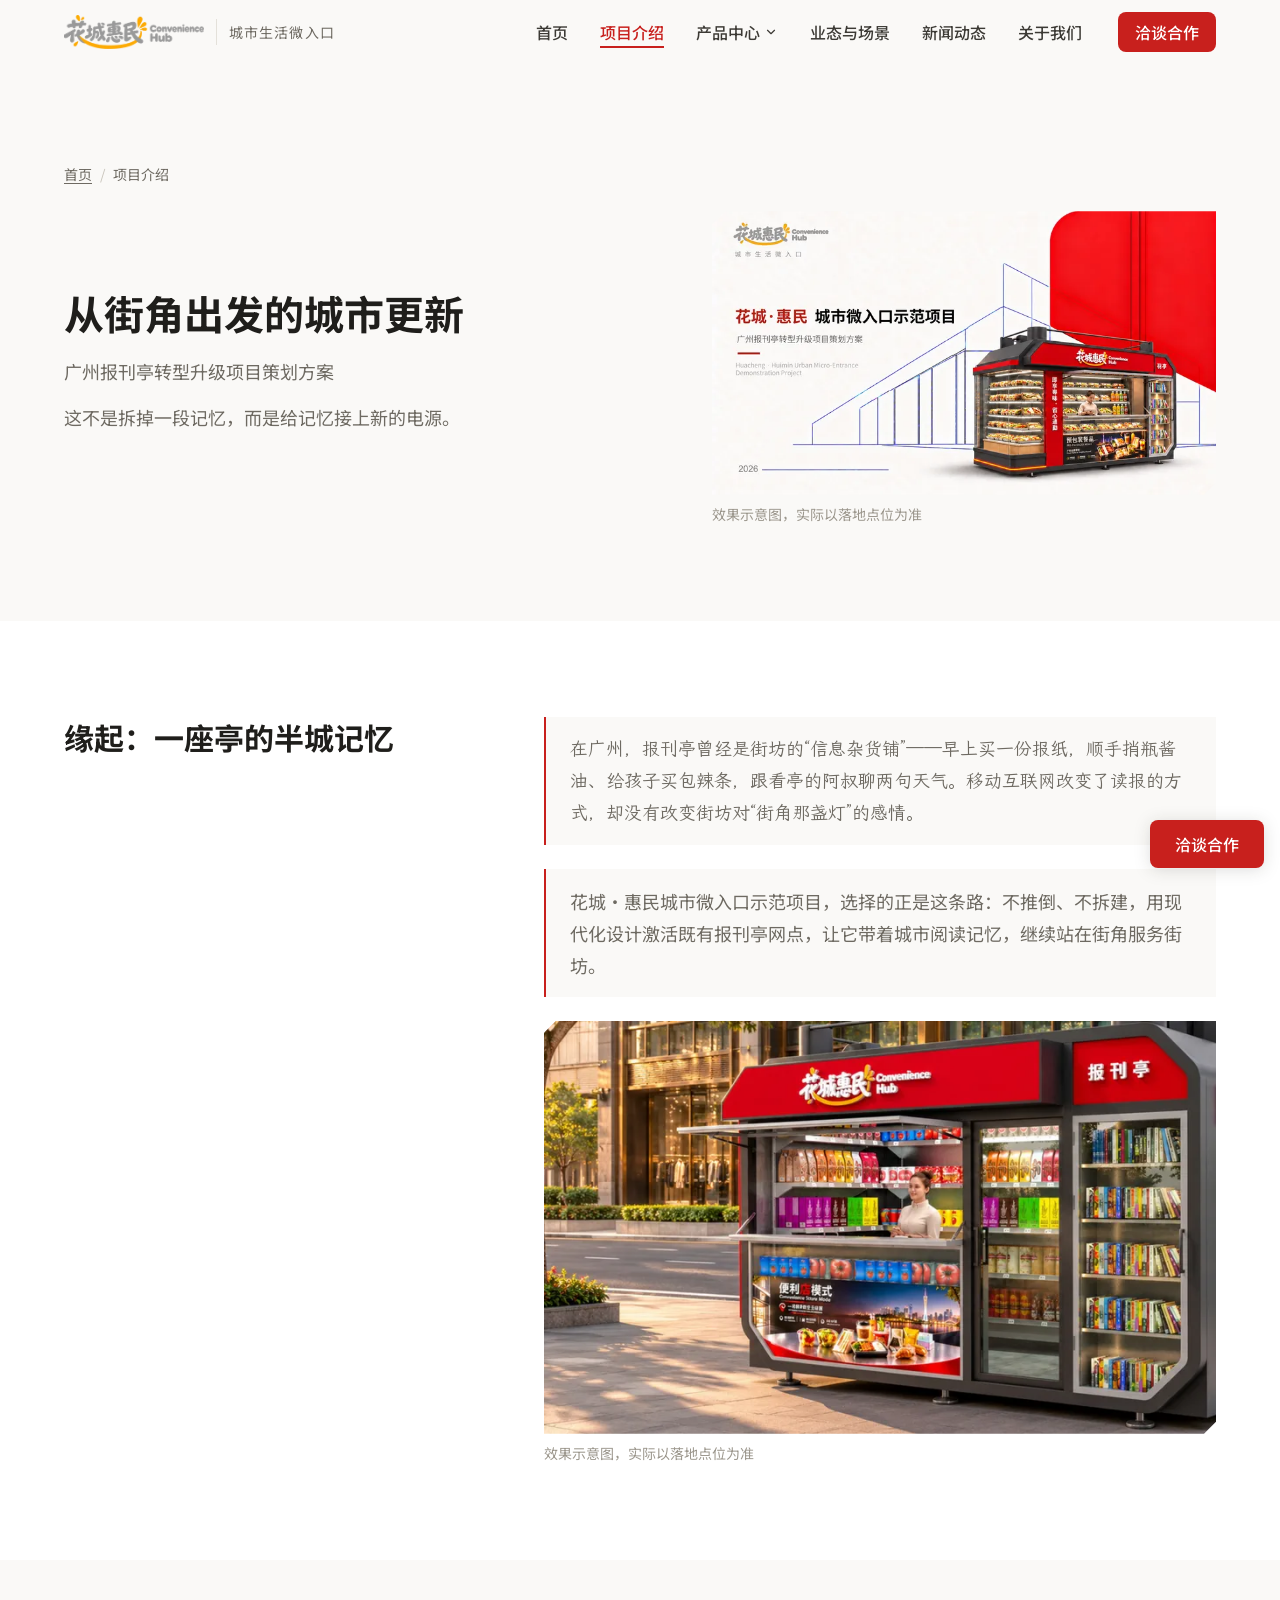
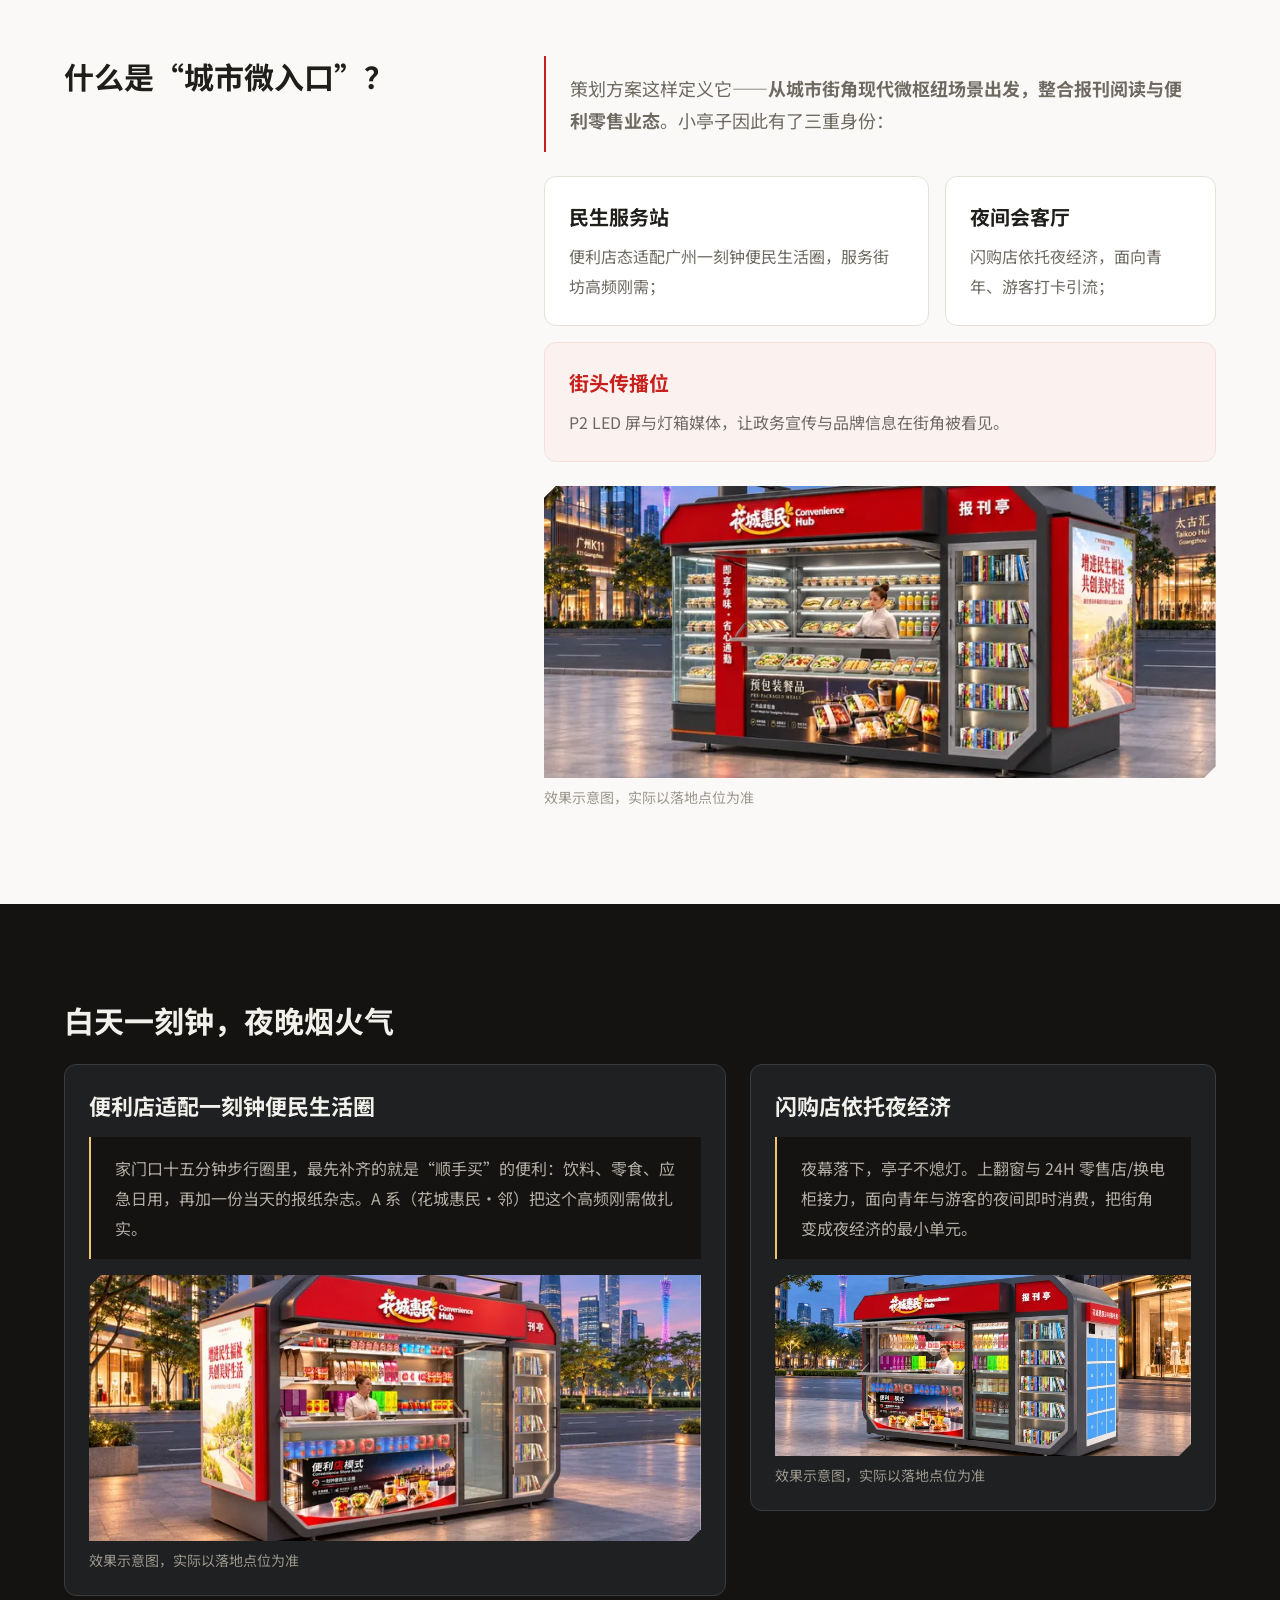
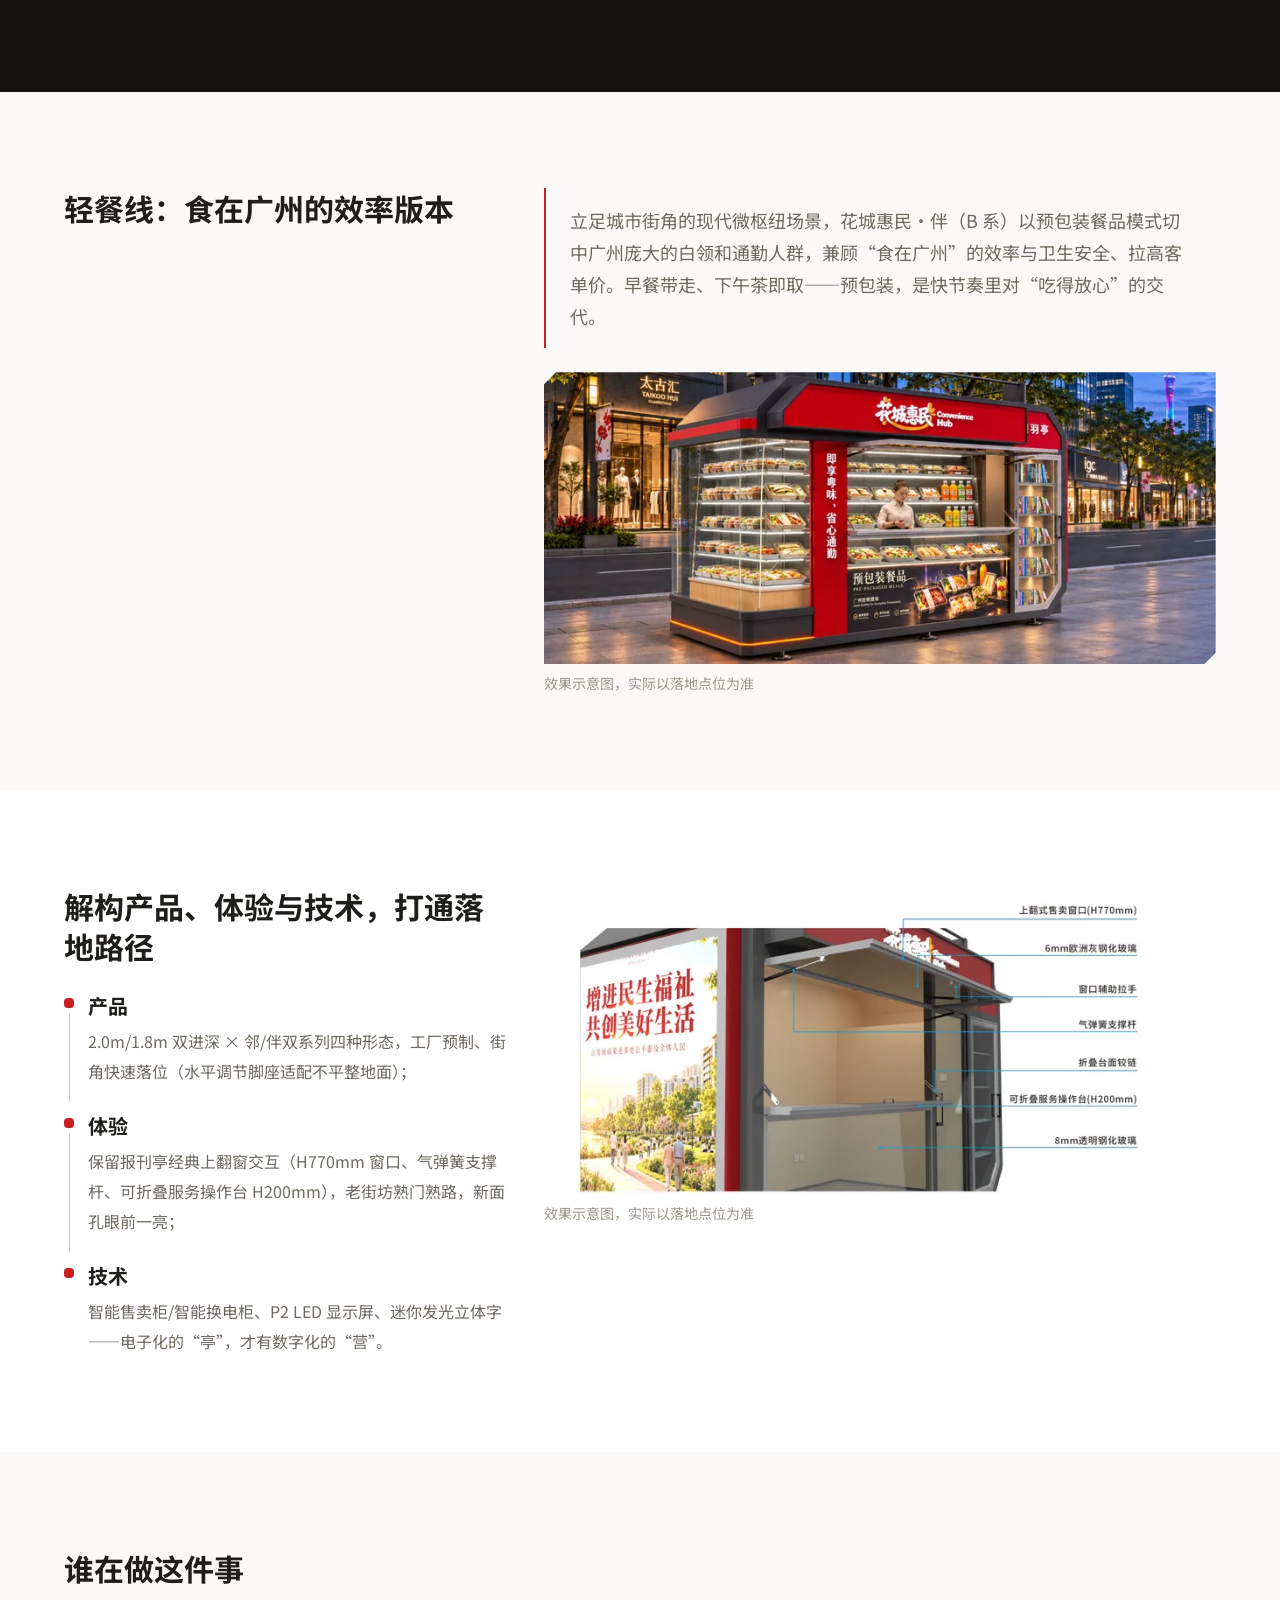
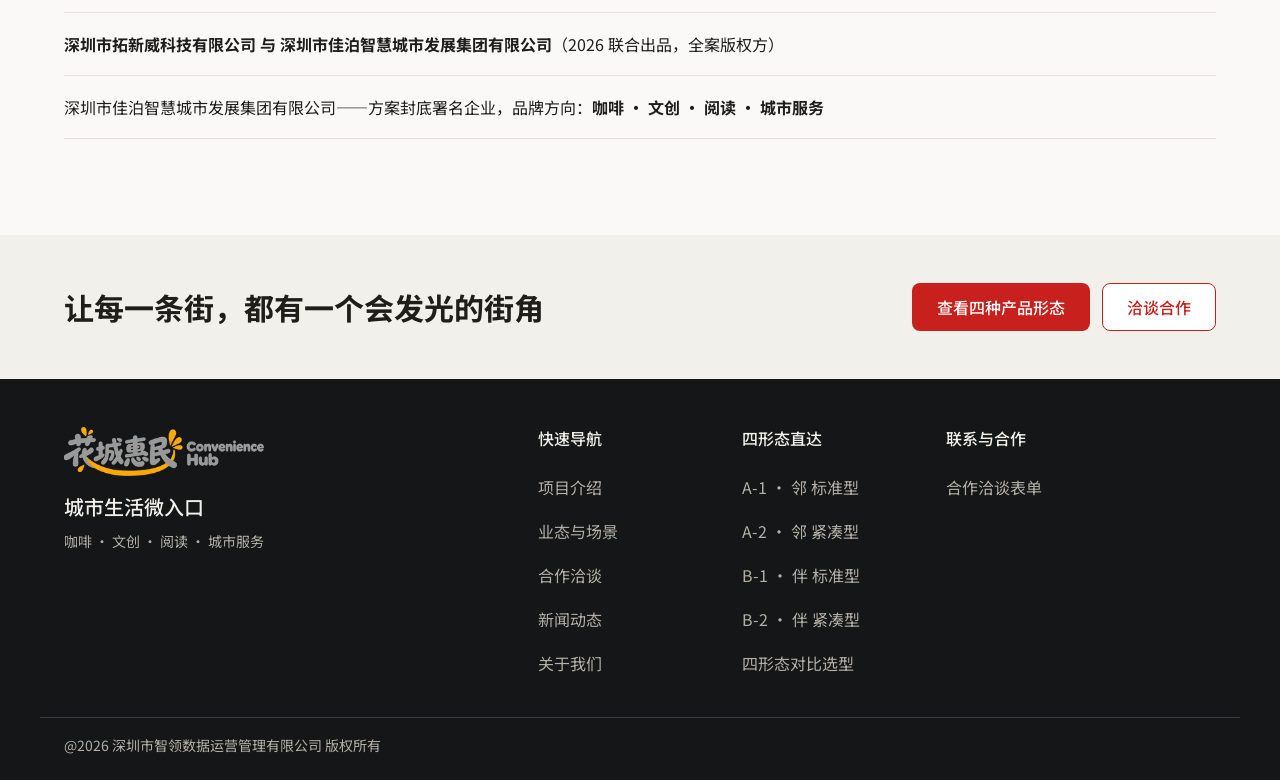
<file: about/index.html>
<!DOCTYPE html><html lang="zh-CN"><head><meta charset="utf-8"><meta name="viewport" content="width=device-width, initial-scale=1"><link rel="icon" type="image/png" href="/favicon.png"><!-- 自托管字体：swap + 系统栈兜底（3.x）；主正文 400 预载 --><link rel="preload" href="/fonts/noto-sans-sc-400.woff2" as="font" type="font/woff2" crossorigin><link rel="stylesheet" href="/fonts/fonts.css"><!-- 标准元信息 --><title>项目介绍 - 花城·惠民 城市微入口示范项目</title><meta name="description" content="从城市街角出发的城市更新实践：整合报刊阅读与便利零售，让老报刊亭成为民生服务、一刻钟便民生活圈与夜经济的新入口。"><link rel="canonical" href="https://aiguangli.com/about/"><meta name="generator" content="Astro v7.4.13"><!-- Open Graph --><meta property="og:site_name" content="花城·惠民"><meta property="og:type" content="website"><meta property="og:title" content="项目介绍 - 花城·惠民 城市微入口示范项目"><meta property="og:description" content="从城市街角出发的城市更新实践：整合报刊阅读与便利零售，让老报刊亭成为民生服务、一刻钟便民生活圈与夜经济的新入口。"><meta property="og:url" content="https://aiguangli.com/about/"><meta property="og:image" content="https://aiguangli.com/og-default.jpg"><meta property="og:locale" content="zh_CN"><!-- Twitter Card --><meta name="twitter:card" content="summary_large_image"><meta name="twitter:title" content="项目介绍 - 花城·惠民 城市微入口示范项目"><meta name="twitter:description" content="从城市街角出发的城市更新实践：整合报刊阅读与便利零售，让老报刊亭成为民生服务、一刻钟便民生活圈与夜经济的新入口。"><meta name="twitter:image" content="https://aiguangli.com/og-default.jpg"><link rel="stylesheet" href="/_astro/SectionHead.Chd_qyUk.css"><style>.figure[data-astro-cid-khyig4bw]{margin:0}.figure__media[data-astro-cid-khyig4bw]{background:var(--n-100);overflow:hidden}.figure--chamfer[data-astro-cid-khyig4bw] .figure__media[data-astro-cid-khyig4bw]{clip-path:var(--chamfer-clip)}.figure--rounded-xl[data-astro-cid-khyig4bw] .figure__media[data-astro-cid-khyig4bw]{border-radius:var(--radius-xl)}.figure__media[data-astro-cid-khyig4bw] img{width:100%;height:auto}figcaption[data-astro-cid-khyig4bw]{margin-top:var(--space-8);font-size:var(--fs-caption);line-height:var(--lh-caption);color:var(--text-muted)}figcaption[data-astro-cid-khyig4bw] small[data-astro-cid-khyig4bw]{color:var(--n-400)}
</style><link rel="stylesheet" href="/_astro/about.CqFronve.css"></head><body><a class="skip-link" href="#main">跳到主要内容</a><header class="site-header" data-site-header data-astro-cid-fzpbxy5g><div class="container site-header__inner" data-astro-cid-fzpbxy5g><a href="/" class="site-header__brand" aria-label="花城惠民 首页" data-astro-cid-fzpbxy5g><img src="/_astro/logo.DCA-ymvn_ZodDix.webp" srcset="/_astro/logo.DCA-ymvn_ZG1SD0.webp 320w, /_astro/logo.DCA-ymvn_Z1X0Pj0.webp 480w, /_astro/logo.DCA-ymvn_Z1oNHcW.webp 800w" alt="花城·惠民" sizes="140px" loading="eager" decoding="async" style="width: 140px; height: auto;" width="1608" height="386"><span class="site-header__tagline" aria-hidden="true" data-astro-cid-fzpbxy5g>城市生活微入口</span></a><nav class="site-nav" aria-label="主导航" data-astro-cid-fzpbxy5g><ul class="site-nav__list" data-astro-cid-fzpbxy5g><li data-astro-cid-fzpbxy5g><a href="/" class="site-nav__link" data-astro-cid-fzpbxy5g>首页</a></li><li data-astro-cid-fzpbxy5g><a href="/about" aria-current="page" class="site-nav__link is-active" data-astro-cid-fzpbxy5g>项目介绍</a></li><li class="site-nav__drop" data-drop data-astro-cid-fzpbxy5g><button type="button" class="site-nav__link" aria-expanded="false" aria-haspopup="true" data-drop-trigger data-astro-cid-fzpbxy5g>产品中心<span class="icon site-nav__chevron" style="width:14px;height:14px" aria-hidden="true" data-astro-cid-ccg5yoga><svg xmlns="http://www.w3.org/2000/svg" width="1em" height="1em" viewBox="0 0 24 24"><path fill="none" stroke="currentColor" stroke-linecap="round" stroke-linejoin="round" stroke-width="2" d="m6 9l6 6l6-6"/></svg></span></button><ul class="site-nav__menu" data-astro-cid-fzpbxy5g><li data-astro-cid-fzpbxy5g><a href="/products/a1" data-astro-cid-fzpbxy5g><span class="site-nav__badge" data-astro-cid-fzpbxy5g>A-1</span><span data-astro-cid-fzpbxy5g>· 邻 标准型</span></a></li><li data-astro-cid-fzpbxy5g><a href="/products/a2" data-astro-cid-fzpbxy5g><span class="site-nav__badge" data-astro-cid-fzpbxy5g>A-2</span><span data-astro-cid-fzpbxy5g>· 邻 紧凑型</span></a></li><li data-astro-cid-fzpbxy5g><a href="/products/b1" data-astro-cid-fzpbxy5g><span class="site-nav__badge" data-astro-cid-fzpbxy5g>B-1</span><span data-astro-cid-fzpbxy5g>· 伴 标准型</span></a></li><li data-astro-cid-fzpbxy5g><a href="/products/b2" data-astro-cid-fzpbxy5g><span class="site-nav__badge" data-astro-cid-fzpbxy5g>B-2</span><span data-astro-cid-fzpbxy5g>· 伴 紧凑型</span></a></li><li data-astro-cid-fzpbxy5g><a href="/products" data-astro-cid-fzpbxy5g><span data-astro-cid-fzpbxy5g>四形态对比选型</span></a></li></ul></li><li data-astro-cid-fzpbxy5g><a href="/business" class="site-nav__link" data-astro-cid-fzpbxy5g>业态与场景</a></li><li data-astro-cid-fzpbxy5g><a href="/news" class="site-nav__link" data-astro-cid-fzpbxy5g>新闻动态</a></li><li data-astro-cid-fzpbxy5g><a href="/contact" class="site-nav__link" data-astro-cid-fzpbxy5g>关于我们</a></li></ul></nav><div class="site-header__actions" data-astro-cid-fzpbxy5g><div class="site-header__cta" data-astro-cid-fzpbxy5g><a href="/cooperation#form" data-astro-cid-ekguhzzh="true" class="btn btn--primary btn--compact"><span class="btn__label" data-astro-cid-ekguhzzh>洽谈合作</span></a></div><button type="button" class="site-header__burger" aria-expanded="false" aria-controls="mobile-drawer" aria-label="打开菜单" data-drawer-open data-astro-cid-fzpbxy5g><span class="icon" style="width:22px;height:22px" aria-hidden="true" data-astro-cid-ccg5yoga><svg xmlns="http://www.w3.org/2000/svg" width="1em" height="1em" viewBox="0 0 24 24"><path fill="none" stroke="currentColor" stroke-linecap="round" stroke-linejoin="round" stroke-width="2" d="M4 5h16M4 12h16M4 19h16"/></svg></span></button></div></div></header><div class="drawer-mask" data-drawer-mask hidden data-astro-cid-fzpbxy5g></div><nav id="mobile-drawer" class="drawer" aria-label="移动端导航" data-drawer hidden data-astro-cid-fzpbxy5g><div class="drawer__head" data-astro-cid-fzpbxy5g><img src="/_astro/logo.DCA-ymvn_ZodDix.webp" srcset="/_astro/logo.DCA-ymvn_ZG1SD0.webp 320w, /_astro/logo.DCA-ymvn_Z1X0Pj0.webp 480w, /_astro/logo.DCA-ymvn_Z1oNHcW.webp 800w" alt="花城·惠民" sizes="128px" loading="eager" decoding="async" style="width: 128px; height: auto;" width="1608" height="386"><button type="button" class="drawer__close" aria-label="关闭菜单" data-drawer-close data-astro-cid-fzpbxy5g><span class="icon" style="width:22px;height:22px" aria-hidden="true" data-astro-cid-ccg5yoga><svg xmlns="http://www.w3.org/2000/svg" width="1em" height="1em" viewBox="0 0 24 24"><path fill="none" stroke="currentColor" stroke-linecap="round" stroke-linejoin="round" stroke-width="2" d="M18 6L6 18M6 6l12 12"/></svg></span></button></div><ul class="drawer__list" data-astro-cid-fzpbxy5g><li data-astro-cid-fzpbxy5g><a href="/" class="drawer__link" data-astro-cid-fzpbxy5g>首页</a></li><li data-astro-cid-fzpbxy5g><a href="/about" aria-current="page" class="drawer__link is-active" data-astro-cid-fzpbxy5g>项目介绍</a></li><li data-astro-cid-fzpbxy5g><a href="/products" class="drawer__link" data-astro-cid-fzpbxy5g>产品中心</a></li><li data-astro-cid-fzpbxy5g><a href="/products/a1" class="drawer__link drawer__link--sub" data-astro-cid-fzpbxy5g>A-1 · 邻 标准型</a></li><li data-astro-cid-fzpbxy5g><a href="/products/a2" class="drawer__link drawer__link--sub" data-astro-cid-fzpbxy5g>A-2 · 邻 紧凑型</a></li><li data-astro-cid-fzpbxy5g><a href="/products/b1" class="drawer__link drawer__link--sub" data-astro-cid-fzpbxy5g>B-1 · 伴 标准型</a></li><li data-astro-cid-fzpbxy5g><a href="/products/b2" class="drawer__link drawer__link--sub" data-astro-cid-fzpbxy5g>B-2 · 伴 紧凑型</a></li><li data-astro-cid-fzpbxy5g><a href="/products" class="drawer__link drawer__link--sub" data-astro-cid-fzpbxy5g>四形态对比选型</a></li><li data-astro-cid-fzpbxy5g><a href="/business" class="drawer__link" data-astro-cid-fzpbxy5g>业态与场景</a></li><li data-astro-cid-fzpbxy5g><a href="/news" class="drawer__link" data-astro-cid-fzpbxy5g>新闻动态</a></li><li data-astro-cid-fzpbxy5g><a href="/contact" class="drawer__link" data-astro-cid-fzpbxy5g>关于我们</a></li></ul><div class="drawer__cta" data-astro-cid-fzpbxy5g><a href="/cooperation#form" data-astro-cid-ekguhzzh="true" class="btn btn--primary"><span class="btn__label" data-astro-cid-ekguhzzh>洽谈合作</span></a></div></nav><script type="module">var e=document.querySelector(`[data-site-header]`);if(e){let t=!1,n=()=>{e.classList.toggle(`is-scrolled`,window.scrollY>8),t=!1};window.addEventListener(`scroll`,()=>{t||(t=!0,requestAnimationFrame(n))},{passive:!0}),n()}var t=document.querySelector(`[data-drawer]`),n=document.querySelector(`[data-drawer-mask]`),r=document.querySelector(`[data-drawer-open]`),i=document.querySelector(`[data-drawer-close]`),a=e=>{t&&n&&r&&(t.toggleAttribute(`hidden`,!e),n.toggleAttribute(`hidden`,!e),r.setAttribute(`aria-expanded`,String(e)),r.setAttribute(`aria-label`,e?`关闭菜单`:`打开菜单`),document.body.style.overflow=e?`hidden`:``,e?t.querySelector(`a, button`)?.focus():r.focus())};r?.addEventListener(`click`,()=>a(t?.hasAttribute(`hidden`)??!1)),i?.addEventListener(`click`,()=>a(!1)),n?.addEventListener(`click`,()=>a(!1)),document.addEventListener(`keydown`,e=>{if(e.key!==`Escape`)return;if(t&&!t.hasAttribute(`hidden`)){a(!1);return}let n=document.activeElement?.closest(`[data-drop]`)?.querySelector(`[data-drop-trigger]`);n instanceof HTMLElement&&n.blur()}),t?.addEventListener(`keydown`,e=>{if(e.key!==`Tab`)return;let n=t.querySelectorAll(`a[href], button:not([disabled])`);if(n.length===0)return;let r=n[0],i=n[n.length-1];e.shiftKey&&document.activeElement===r?(e.preventDefault(),i.focus()):!e.shiftKey&&document.activeElement===i&&(e.preventDefault(),r.focus())}),document.querySelectorAll(`[data-drop]`).forEach(e=>{let t=e.querySelector(`[data-drop-trigger]`);if(!t)return;let n=e=>t.setAttribute(`aria-expanded`,String(e));e.addEventListener(`mouseenter`,()=>n(!0)),e.addEventListener(`mouseleave`,()=>n(!1)),e.addEventListener(`focusin`,()=>n(!0)),e.addEventListener(`focusout`,t=>{e.contains(t.relatedTarget)||n(!1)})});</script><main id="main"><header class="section about-hero" data-astro-cid-ta2fbyqs><div class="container" data-astro-cid-ta2fbyqs><nav class="crumbs" aria-label="面包屑" data-astro-cid-ta2fbyqs><ol data-astro-cid-ta2fbyqs><li data-astro-cid-ta2fbyqs><a href="/" data-astro-cid-ta2fbyqs>首页</a></li><li aria-current="page" data-astro-cid-ta2fbyqs>项目介绍</li></ol></nav><div class="about-hero__grid" data-astro-cid-ta2fbyqs><div data-astro-cid-ta2fbyqs><h1 data-astro-cid-ta2fbyqs>从街角出发的城市更新</h1><p class="about-hero__sub" data-astro-cid-ta2fbyqs>广州报刊亭转型升级项目策划方案</p><p class="lead" data-astro-cid-ta2fbyqs>这不是拆掉一段记忆，而是给记忆接上新的电源。</p></div><figure class="figure figure--chamfer" data-astro-cid-khyig4bw><div class="figure__media" data-astro-cid-khyig4bw><img src="/_astro/cover-brand.DD4o8Uh5_Zon9Ds.webp" srcset="/_astro/cover-brand.DD4o8Uh5_Z10XPY1.webp 768w, /_astro/cover-brand.DD4o8Uh5_ZDtBk2.webp 1200w, /_astro/cover-brand.DD4o8Uh5_Zon9Ds.webp 1920w" alt="策划方案封面版式：红块 + 浅底 + 亭子营业渲染图与项目名" sizes="(min-width: 768px) 45vw, 100vw" loading="eager" fetchpriority="high" decoding="async" data-astro-cid-khyig4bw="true" width="1920" height="1080"></div><figcaption data-astro-cid-khyig4bw><small data-astro-cid-khyig4bw>效果示意图，实际以落地点位为准</small></figcaption></figure></div></div></header><section class="section section--surface" data-astro-cid-ta2fbyqs><div class="container split" data-astro-cid-ta2fbyqs><div class="split__rail" data-astro-cid-ta2fbyqs><header class="section-head" data-astro-cid-sjgajsms><h2 data-astro-cid-sjgajsms>缘起：一座亭的半城记忆</h2></header></div><div class="split__body measure" data-astro-cid-ta2fbyqs><blockquote class="kai" data-astro-cid-ta2fbyqs>在广州，报刊亭曾经是街坊的“信息杂货铺”——早上买一份报纸，顺手捎瓶酱油、给孩子买包辣条，跟看亭的阿叔聊两句天气。移动互联网改变了读报的方式，却没有改变街坊对“街角那盏灯”的感情。</blockquote><blockquote data-astro-cid-ta2fbyqs>花城·惠民城市微入口示范项目，选择的正是这条路：不推倒、不拆建，用现代化设计激活既有报刊亭网点，让它带着城市阅读记忆，继续站在街角服务街坊。</blockquote><figure class="figure figure--chamfer" data-astro-cid-khyig4bw><div class="figure__media" data-astro-cid-khyig4bw><img src="/_astro/a1-day-shelves.BpdBzK9t_Z1x0AtU.webp" srcset="/_astro/a1-day-shelves.BpdBzK9t_Z1izmTg.webp 768w, /_astro/a1-day-shelves.BpdBzK9t_oMrhr.webp 1200w, /_astro/a1-day-shelves.BpdBzK9t_Z1x0AtU.webp 1360w" alt="满架报刊书架特写视角——“报纸还在”" sizes="(min-width: 768px) 55vw, 100vw" loading="lazy" decoding="async" data-astro-cid-khyig4bw="true" width="1360" height="835"></div><figcaption data-astro-cid-khyig4bw><small data-astro-cid-khyig4bw>效果示意图，实际以落地点位为准</small></figcaption></figure></div></div></section><section class="section" data-astro-cid-ta2fbyqs><div class="container split" data-astro-cid-ta2fbyqs><div class="split__rail" data-astro-cid-ta2fbyqs><header class="section-head" data-astro-cid-sjgajsms><h2 data-astro-cid-sjgajsms>什么是“城市微入口”？</h2></header></div><div class="split__body measure" data-astro-cid-ta2fbyqs><blockquote data-astro-cid-ta2fbyqs>策划方案这样定义它——<strong data-astro-cid-ta2fbyqs>从城市街角现代微枢纽场景出发，整合报刊阅读与便利零售业态</strong>。小亭子因此有了三重身份：</blockquote><div class="identity-grid" data-astro-cid-ta2fbyqs><article class="identity-card" data-astro-cid-ta2fbyqs><h3 data-astro-cid-ta2fbyqs>民生服务站</h3><p data-astro-cid-ta2fbyqs>便利店态适配广州一刻钟便民生活圈，服务街坊高频刚需；</p></article><article class="identity-card" data-astro-cid-ta2fbyqs><h3 data-astro-cid-ta2fbyqs>夜间会客厅</h3><p data-astro-cid-ta2fbyqs>闪购店依托夜经济，面向青年、游客打卡引流；</p></article><article class="identity-card identity-card--wide" data-astro-cid-ta2fbyqs><h3 data-astro-cid-ta2fbyqs>街头传播位</h3><p data-astro-cid-ta2fbyqs>P2 LED 屏与灯箱媒体，让政务宣传与品牌信息在街角被看见。</p></article></div><figure class="figure figure--chamfer" data-astro-cid-khyig4bw><div class="figure__media" data-astro-cid-khyig4bw><img src="/_astro/b1-cbd-day.BkCg4CRS_Z1JpJvd.webp" srcset="/_astro/b1-cbd-day.BkCg4CRS_1P7XG7.webp 768w, /_astro/b1-cbd-day.BkCg4CRS_tQBDx.webp 1200w, /_astro/b1-cbd-day.BkCg4CRS_Z1JpJvd.webp 1920w" alt="B-1 在 CBD 街区营业的效果示意图：书报、餐品与城市服务同框的“城市微入口”" sizes="(min-width: 768px) 55vw, 100vw" loading="lazy" decoding="async" data-astro-cid-khyig4bw="true" width="1920" height="835"></div><figcaption data-astro-cid-khyig4bw><small data-astro-cid-khyig4bw>效果示意图，实际以落地点位为准</small></figcaption></figure></div></div></section><section class="section section--night" data-astro-cid-ta2fbyqs><div class="container" data-astro-cid-ta2fbyqs><header class="section-head" data-astro-cid-sjgajsms><h2 data-astro-cid-sjgajsms>白天一刻钟，夜晚烟火气</h2></header><div class="duo-grid" data-astro-cid-ta2fbyqs><article class="duo-card" data-astro-cid-ta2fbyqs><h3 data-astro-cid-ta2fbyqs>便利店适配一刻钟便民生活圈</h3><blockquote data-astro-cid-ta2fbyqs>家门口十五分钟步行圈里，最先补齐的就是“顺手买”的便利：饮料、零食、应急日用，再加一份当天的报纸杂志。A 系（花城惠民·邻）把这个高频刚需做扎实。</blockquote><figure class="figure figure--chamfer" data-astro-cid-khyig4bw><div class="figure__media" data-astro-cid-khyig4bw><img src="/_astro/a2-dusk-front.DeLiLH11_Z1oD3OR.webp" srcset="/_astro/a2-dusk-front.DeLiLH11_Z1eIruT.webp 768w, /_astro/a2-dusk-front.DeLiLH11_Z1LnpPX.webp 1200w, /_astro/a2-dusk-front.DeLiLH11_Z1oD3OR.webp 1920w" alt="A-2 黄昏营业视角渲染" sizes="(min-width: 768px) 40vw, 100vw" loading="lazy" decoding="async" data-astro-cid-khyig4bw="true" width="1920" height="835"></div><figcaption data-astro-cid-khyig4bw><small data-astro-cid-khyig4bw>效果示意图，实际以落地点位为准</small></figcaption></figure></article><article class="duo-card" data-astro-cid-ta2fbyqs><h3 data-astro-cid-ta2fbyqs>闪购店依托夜经济</h3><blockquote data-astro-cid-ta2fbyqs>夜幕落下，亭子不熄灯。上翻窗与 24H 零售店/换电柜接力，面向青年与游客的夜间即时消费，把街角变成夜经济的最小单元。</blockquote><figure class="figure figure--chamfer" data-astro-cid-khyig4bw><div class="figure__media" data-astro-cid-khyig4bw><img src="/_astro/a2-locker-night.C45g1xTN_1kefG2.webp" srcset="/_astro/a2-locker-night.C45g1xTN_2nJX9b.webp 768w, /_astro/a2-locker-night.C45g1xTN_13sR7u.webp 1200w, /_astro/a2-locker-night.C45g1xTN_1kefG2.webp 1920w" alt="A-2 背面 24H 换电柜夜景渲染" sizes="(min-width: 768px) 40vw, 100vw" loading="lazy" decoding="async" data-astro-cid-khyig4bw="true" width="1920" height="835"></div><figcaption data-astro-cid-khyig4bw><small data-astro-cid-khyig4bw>效果示意图，实际以落地点位为准</small></figcaption></figure></article></div></div></section><section class="section" data-astro-cid-ta2fbyqs><div class="container split" data-astro-cid-ta2fbyqs><div class="split__rail" data-astro-cid-ta2fbyqs><header class="section-head" data-astro-cid-sjgajsms><h2 data-astro-cid-sjgajsms>轻餐线：食在广州的效率版本</h2></header></div><div class="split__body measure" data-astro-cid-ta2fbyqs><blockquote data-astro-cid-ta2fbyqs>立足城市街角的现代微枢纽场景，花城惠民·伴（B 系）以预包装餐品模式切中广州庞大的白领和通勤人群，兼顾“食在广州”的效率与卫生安全、拉高客单价。早餐带走、下午茶即取——预包装，是快节奏里对“吃得放心”的交代。</blockquote><figure class="figure figure--chamfer" data-astro-cid-khyig4bw><div class="figure__media" data-astro-cid-khyig4bw><img src="/_astro/b1-meals-dusk.CcFA9I1i_ZSTfA4.webp" srcset="/_astro/b1-meals-dusk.CcFA9I1i_Z1xJKa2.webp 768w, /_astro/b1-meals-dusk.CcFA9I1i_Z1gDBBa.webp 1200w, /_astro/b1-meals-dusk.CcFA9I1i_ZSTfA4.webp 1920w" alt="B-1 玻璃陈列柜满陈列 + 太古汇黄昏街景渲染" sizes="(min-width: 768px) 55vw, 100vw" loading="lazy" decoding="async" data-astro-cid-khyig4bw="true" width="1920" height="835"></div><figcaption data-astro-cid-khyig4bw><small data-astro-cid-khyig4bw>效果示意图，实际以落地点位为准</small></figcaption></figure></div></div></section><section class="section section--surface" data-astro-cid-ta2fbyqs><div class="container split" data-astro-cid-ta2fbyqs><div class="split__rail" data-astro-cid-ta2fbyqs><header class="section-head" data-astro-cid-sjgajsms><h2 data-astro-cid-sjgajsms>解构产品、体验与技术，打通落地路径</h2></header><ol class="path-list" data-astro-cid-ta2fbyqs><li data-astro-cid-ta2fbyqs><h3 data-astro-cid-ta2fbyqs>产品</h3><p data-astro-cid-ta2fbyqs>2.0m/1.8m 双进深 × 邻/伴双系列四种形态，工厂预制、街角快速落位（水平调节脚座适配不平整地面）；</p></li><li data-astro-cid-ta2fbyqs><h3 data-astro-cid-ta2fbyqs>体验</h3><p data-astro-cid-ta2fbyqs>保留报刊亭经典上翻窗交互（H770mm 窗口、气弹簧支撑杆、可折叠服务操作台 H200mm），老街坊熟门熟路，新面孔眼前一亮；</p></li><li data-astro-cid-ta2fbyqs><h3 data-astro-cid-ta2fbyqs>技术</h3><p data-astro-cid-ta2fbyqs>智能售卖柜/智能换电柜、P2 LED 显示屏、迷你发光立体字——电子化的“亭”，才有数字化的“营”。</p></li></ol></div><div class="split__body" data-astro-cid-ta2fbyqs><figure class="figure figure--rounded-xl" data-astro-cid-khyig4bw><div class="figure__media" data-astro-cid-khyig4bw><img src="/_astro/structure-window.BDjBgk-A_1hVju3.webp" srcset="/_astro/structure-window.BDjBgk-A_Z2br9W3.webp 768w, /_astro/structure-window.BDjBgk-A_Z1NQxSd.webp 1200w, /_astro/structure-window.BDjBgk-A_1hVju3.webp 1920w" alt="上翻窗结构细节标注图" sizes="(min-width: 768px) 55vw, 100vw" loading="lazy" decoding="async" data-astro-cid-khyig4bw="true" width="1920" height="880"></div><figcaption data-astro-cid-khyig4bw><small data-astro-cid-khyig4bw>效果示意图，实际以落地点位为准</small></figcaption></figure></div></div></section><section class="section" data-astro-cid-ta2fbyqs><div class="container partners-grid" data-astro-cid-ta2fbyqs><div data-astro-cid-ta2fbyqs><header class="section-head" data-astro-cid-sjgajsms><h2 data-astro-cid-sjgajsms>谁在做这件事</h2></header><ul class="partner-list" data-astro-cid-ta2fbyqs><li data-astro-cid-ta2fbyqs><strong data-astro-cid-ta2fbyqs>深圳市拓新威科技有限公司 与 深圳市佳泊智慧城市发展集团有限公司</strong>（2026 联合出品，全案版权方）</li><li data-astro-cid-ta2fbyqs>深圳市佳泊智慧城市发展集团有限公司——方案封底署名企业，品牌方向：<strong data-astro-cid-ta2fbyqs>咖啡 · 文创 · 阅读 · 城市服务</strong></li></ul></div></div></section><section class="cta-band" data-astro-cid-ta2fbyqs><div class="container cta-band__row" data-astro-cid-ta2fbyqs><div data-astro-cid-ta2fbyqs><h2 data-astro-cid-ta2fbyqs>让每一条街，都有一个会发光的街角</h2></div><div class="cta-band__actions" data-astro-cid-ta2fbyqs><a href="/products" data-astro-cid-ekguhzzh="true" class="btn btn--primary"><span class="btn__label" data-astro-cid-ekguhzzh>查看四种产品形态</span></a><a href="/cooperation" data-astro-cid-ekguhzzh="true" class="btn btn--secondary"><span class="btn__label" data-astro-cid-ekguhzzh>洽谈合作</span></a></div></div></section></main><footer class="site-footer" data-astro-cid-nns7i3if><div class="container site-footer__grid" data-astro-cid-nns7i3if><div class="site-footer__brand" data-astro-cid-nns7i3if><img src="/_astro/logo.DCA-ymvn_ZodDix.webp" srcset="/_astro/logo.DCA-ymvn_ZG1SD0.webp 320w, /_astro/logo.DCA-ymvn_Z1X0Pj0.webp 480w, /_astro/logo.DCA-ymvn_Z1oNHcW.webp 800w" alt="花城·惠民" sizes="200px" loading="eager" decoding="async" style="width: 200px; height: auto;" width="1608" height="386" class="site-footer__logo"><p class="site-footer__tagline" data-astro-cid-nns7i3if>城市生活微入口</p><p class="site-footer__tags" data-astro-cid-nns7i3if>咖啡 · 文创 · 阅读 · 城市服务</p></div><nav aria-label="快速导航" data-astro-cid-nns7i3if><h2 class="site-footer__heading" data-astro-cid-nns7i3if>快速导航</h2><ul data-astro-cid-nns7i3if><li data-astro-cid-nns7i3if><a href="/about" data-astro-cid-nns7i3if>项目介绍</a></li><li data-astro-cid-nns7i3if><a href="/business" data-astro-cid-nns7i3if>业态与场景</a></li><li data-astro-cid-nns7i3if><a href="/cooperation" data-astro-cid-nns7i3if>合作洽谈</a></li><li data-astro-cid-nns7i3if><a href="/news" data-astro-cid-nns7i3if>新闻动态</a></li><li data-astro-cid-nns7i3if><a href="/contact" data-astro-cid-nns7i3if>关于我们</a></li></ul></nav><nav aria-label="四形态直达" data-astro-cid-nns7i3if><h2 class="site-footer__heading" data-astro-cid-nns7i3if>四形态直达</h2><ul data-astro-cid-nns7i3if><li data-astro-cid-nns7i3if><a href="/products/a1" data-astro-cid-nns7i3if>A-1 · 邻 标准型</a></li><li data-astro-cid-nns7i3if><a href="/products/a2" data-astro-cid-nns7i3if>A-2 · 邻 紧凑型</a></li><li data-astro-cid-nns7i3if><a href="/products/b1" data-astro-cid-nns7i3if>B-1 · 伴 标准型</a></li><li data-astro-cid-nns7i3if><a href="/products/b2" data-astro-cid-nns7i3if>B-2 · 伴 紧凑型</a></li><li data-astro-cid-nns7i3if><a href="/products" data-astro-cid-nns7i3if>四形态对比选型</a></li></ul></nav><div data-astro-cid-nns7i3if><h2 class="site-footer__heading" data-astro-cid-nns7i3if>联系与合作</h2><ul data-astro-cid-nns7i3if><li data-astro-cid-nns7i3if><a href="/cooperation#form" data-astro-cid-nns7i3if>合作洽谈表单</a></li></ul></div></div><div class="container site-footer__legal" data-astro-cid-nns7i3if><p data-astro-cid-nns7i3if><small data-astro-cid-nns7i3if>@2026 深圳市智领数据运营管理有限公司 版权所有</small><!-- 备案行：ICP/公安备案号待取得后补加（无源项不虚构） --></p></div></footer><div class="floating-cta" data-astro-cid-5m7y4e7n><a href="/cooperation#form" aria-label="洽谈合作" data-astro-cid-ekguhzzh="true" class="btn btn--primary"><span class="btn__label" data-astro-cid-ekguhzzh>
    洽谈合作
  </span></a></div></body></html>
</file>
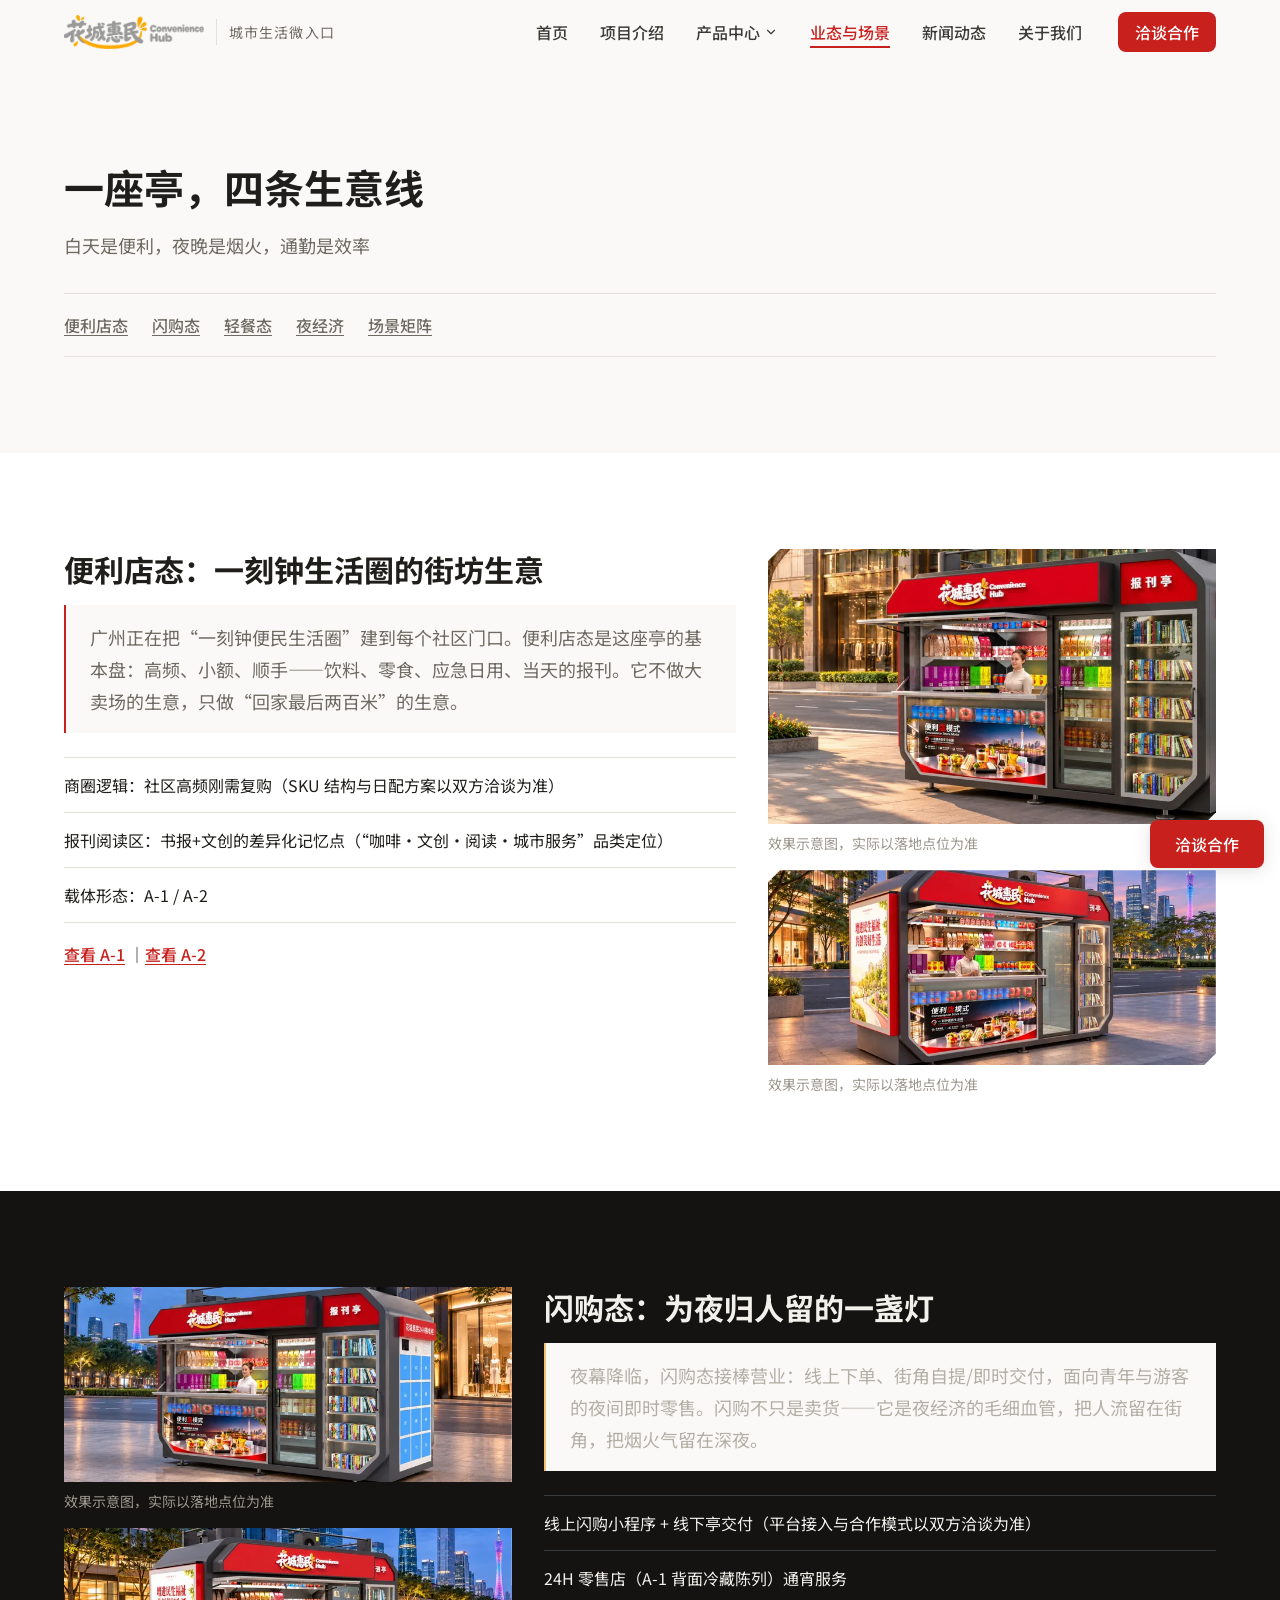
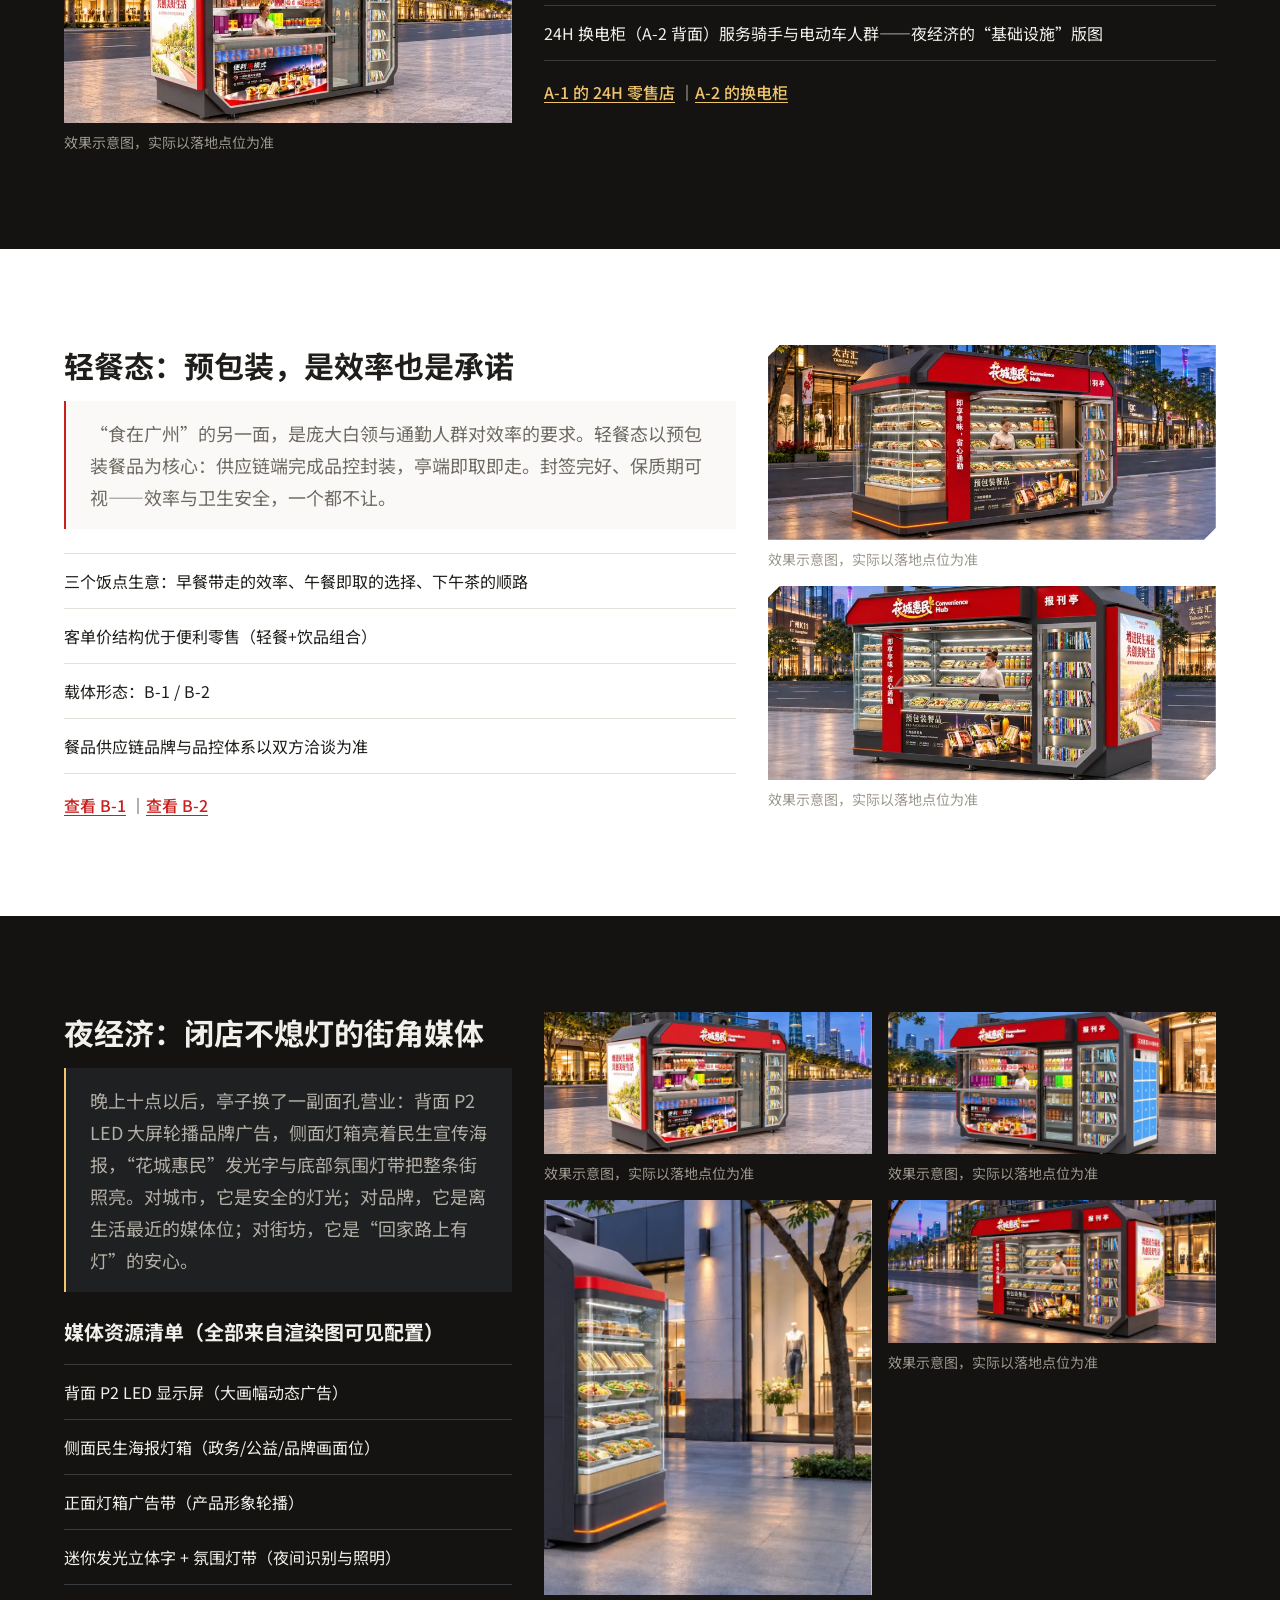
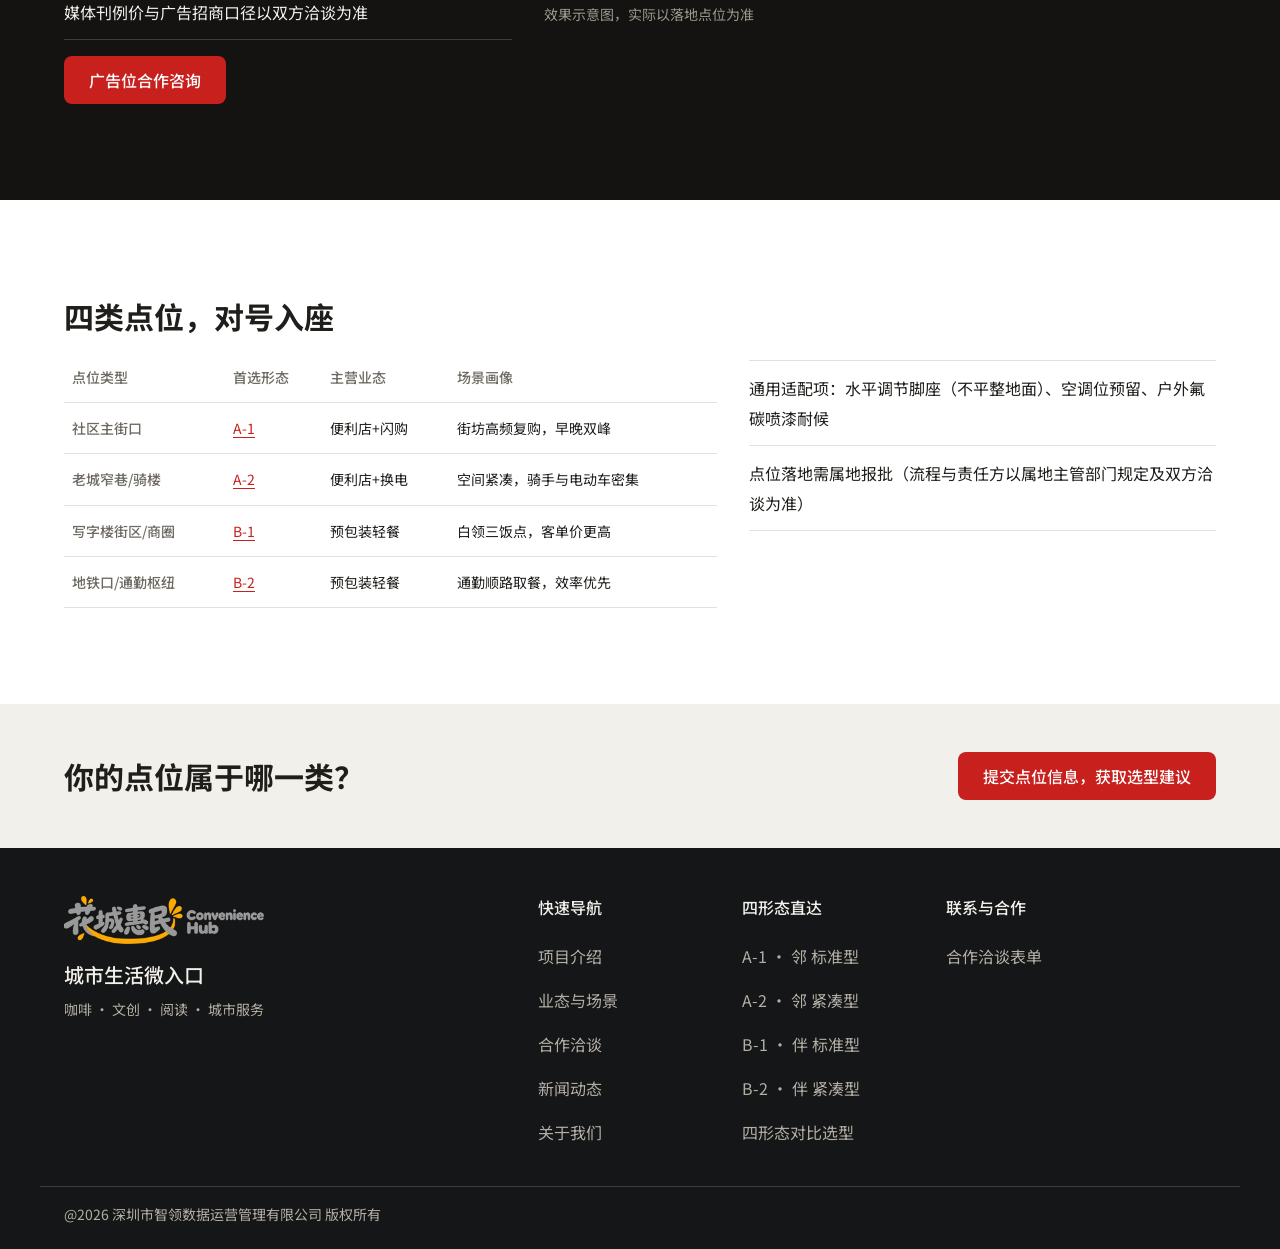
<file: business/index.html>
<!DOCTYPE html><html lang="zh-CN"><head><meta charset="utf-8"><meta name="viewport" content="width=device-width, initial-scale=1"><link rel="icon" type="image/png" href="/favicon.png"><!-- 自托管字体：swap + 系统栈兜底（3.x）；主正文 400 预载 --><link rel="preload" href="/fonts/noto-sans-sc-400.woff2" as="font" type="font/woff2" crossorigin><link rel="stylesheet" href="/fonts/fonts.css"><!-- 标准元信息 --><title>业态与场景 - 便利店 · 闪购 · 轻餐 · 夜经济</title><meta name="description" content="一座亭四条生意线：日间便利店服务街坊一刻钟生活圈，夜间闪购与灯箱媒体激活夜经济，预包装轻餐满足白领通勤——花城·惠民的运营全景。"><link rel="canonical" href="https://aiguangli.com/business/"><meta name="generator" content="Astro v7.4.13"><!-- Open Graph --><meta property="og:site_name" content="花城·惠民"><meta property="og:type" content="website"><meta property="og:title" content="业态与场景 - 便利店 · 闪购 · 轻餐 · 夜经济"><meta property="og:description" content="一座亭四条生意线：日间便利店服务街坊一刻钟生活圈，夜间闪购与灯箱媒体激活夜经济，预包装轻餐满足白领通勤——花城·惠民的运营全景。"><meta property="og:url" content="https://aiguangli.com/business/"><meta property="og:image" content="https://aiguangli.com/og-default.jpg"><meta property="og:locale" content="zh_CN"><!-- Twitter Card --><meta name="twitter:card" content="summary_large_image"><meta name="twitter:title" content="业态与场景 - 便利店 · 闪购 · 轻餐 · 夜经济"><meta name="twitter:description" content="一座亭四条生意线：日间便利店服务街坊一刻钟生活圈，夜间闪购与灯箱媒体激活夜经济，预包装轻餐满足白领通勤——花城·惠民的运营全景。"><meta name="twitter:image" content="https://aiguangli.com/og-default.jpg"><link rel="stylesheet" href="/_astro/SectionHead.Chd_qyUk.css"><style>.figure[data-astro-cid-khyig4bw]{margin:0}.figure__media[data-astro-cid-khyig4bw]{background:var(--n-100);overflow:hidden}.figure--chamfer[data-astro-cid-khyig4bw] .figure__media[data-astro-cid-khyig4bw]{clip-path:var(--chamfer-clip)}.figure--rounded-xl[data-astro-cid-khyig4bw] .figure__media[data-astro-cid-khyig4bw]{border-radius:var(--radius-xl)}.figure__media[data-astro-cid-khyig4bw] img{width:100%;height:auto}figcaption[data-astro-cid-khyig4bw]{margin-top:var(--space-8);font-size:var(--fs-caption);line-height:var(--lh-caption);color:var(--text-muted)}figcaption[data-astro-cid-khyig4bw] small[data-astro-cid-khyig4bw]{color:var(--n-400)}
.anchor-nav[data-astro-cid-homphsm6]{gap:var(--space-8) var(--space-24);padding:var(--space-16) 0;margin:var(--space-32) 0 0;border-top:var(--border-width) solid var(--border);border-bottom:var(--border-width) solid var(--border);flex-wrap:wrap;list-style:none;display:flex}.anchor-nav[data-astro-cid-homphsm6] a[data-astro-cid-homphsm6]{font-weight:var(--weight-medium);color:var(--text-muted)}.anchor-nav[data-astro-cid-homphsm6] a[data-astro-cid-homphsm6]:hover{color:var(--primary)}.biz-split[data-astro-cid-homphsm6]{gap:var(--space-32);display:grid}@media (width>=768px){.biz-split[data-astro-cid-homphsm6]{grid-template-columns:60fr 40fr;align-items:start}.biz-split--flip[data-astro-cid-homphsm6]{grid-template-columns:40fr 60fr}.biz-split--flip[data-astro-cid-homphsm6] .biz-split__media[data-astro-cid-homphsm6]{order:-1}}.biz-split__text[data-astro-cid-homphsm6] .section-head{margin-bottom:var(--space-16)}.biz-split[data-astro-cid-homphsm6] blockquote[data-astro-cid-homphsm6]{background:var(--bg)}.biz-split__media[data-astro-cid-homphsm6]{gap:var(--space-16);align-content:start;display:grid}.biz-split__media[data-astro-cid-homphsm6] figure{margin-bottom:0}.biz-points[data-astro-cid-homphsm6]{margin:0 0 var(--space-16);padding:0;list-style:none}.biz-points[data-astro-cid-homphsm6] li[data-astro-cid-homphsm6]{border-top:var(--border-width) solid var(--border);padding-block:var(--space-12)}.biz-points[data-astro-cid-homphsm6] li[data-astro-cid-homphsm6]:last-child{border-bottom:var(--border-width) solid var(--border)}.biz-links[data-astro-cid-homphsm6]{margin-bottom:0}.biz-links[data-astro-cid-homphsm6] a[data-astro-cid-homphsm6]{font-weight:var(--weight-medium)}.night-grid[data-astro-cid-homphsm6]{gap:var(--space-32);display:grid}@media (width>=768px){.night-grid[data-astro-cid-homphsm6]{grid-template-columns:40fr 60fr;align-items:start}}.night-grid__text[data-astro-cid-homphsm6] h3[data-astro-cid-homphsm6]{font-size:var(--fs-h4)}.night-grid[data-astro-cid-homphsm6] .section-head{margin-bottom:var(--space-16)}#flash[data-astro-cid-homphsm6] .biz-points[data-astro-cid-homphsm6] li[data-astro-cid-homphsm6],#night[data-astro-cid-homphsm6] .biz-points[data-astro-cid-homphsm6] li[data-astro-cid-homphsm6]{border-color:var(--border-dark)}.night-gallery[data-astro-cid-homphsm6]{gap:var(--space-16);grid-template-columns:1fr 1fr;align-content:start;display:grid}.night-gallery[data-astro-cid-homphsm6] figure{margin-bottom:0}.matrix-grid[data-astro-cid-homphsm6]{gap:var(--space-32);display:grid}@media (width>=768px){.matrix-grid[data-astro-cid-homphsm6]{grid-template-columns:7fr 5fr;align-items:start}}.matrix-grid[data-astro-cid-homphsm6] .section-head{margin-bottom:var(--space-16)}.table-scroll[data-astro-cid-homphsm6]{overflow-x:auto}.matrix-table[data-astro-cid-homphsm6]{min-width:560px}.matrix-table[data-astro-cid-homphsm6] th[data-astro-cid-homphsm6][scope=row]{white-space:nowrap}.matrix-aside[data-astro-cid-homphsm6]{padding-top:var(--space-16);align-self:start}@media (width>=768px){.matrix-aside[data-astro-cid-homphsm6]{margin-top:var(--space-48)}}.cta-band[data-astro-cid-homphsm6]{background:var(--n-100);padding-block:var(--space-48)}.cta-band__row[data-astro-cid-homphsm6]{align-items:flex-start;gap:var(--space-24);flex-direction:column;display:flex}@media (width>=768px){.cta-band__row[data-astro-cid-homphsm6]{flex-direction:row;justify-content:space-between;align-items:center}}.cta-band[data-astro-cid-homphsm6] h2[data-astro-cid-homphsm6]{margin:0}
</style></head><body><a class="skip-link" href="#main">跳到主要内容</a><header class="site-header" data-site-header data-astro-cid-fzpbxy5g><div class="container site-header__inner" data-astro-cid-fzpbxy5g><a href="/" class="site-header__brand" aria-label="花城惠民 首页" data-astro-cid-fzpbxy5g><img src="/_astro/logo.DCA-ymvn_ZodDix.webp" srcset="/_astro/logo.DCA-ymvn_ZG1SD0.webp 320w, /_astro/logo.DCA-ymvn_Z1X0Pj0.webp 480w, /_astro/logo.DCA-ymvn_Z1oNHcW.webp 800w" alt="花城·惠民" sizes="140px" loading="eager" decoding="async" style="width: 140px; height: auto;" width="1608" height="386"><span class="site-header__tagline" aria-hidden="true" data-astro-cid-fzpbxy5g>城市生活微入口</span></a><nav class="site-nav" aria-label="主导航" data-astro-cid-fzpbxy5g><ul class="site-nav__list" data-astro-cid-fzpbxy5g><li data-astro-cid-fzpbxy5g><a href="/" class="site-nav__link" data-astro-cid-fzpbxy5g>首页</a></li><li data-astro-cid-fzpbxy5g><a href="/about" class="site-nav__link" data-astro-cid-fzpbxy5g>项目介绍</a></li><li class="site-nav__drop" data-drop data-astro-cid-fzpbxy5g><button type="button" class="site-nav__link" aria-expanded="false" aria-haspopup="true" data-drop-trigger data-astro-cid-fzpbxy5g>产品中心<span class="icon site-nav__chevron" style="width:14px;height:14px" aria-hidden="true" data-astro-cid-ccg5yoga><svg xmlns="http://www.w3.org/2000/svg" width="1em" height="1em" viewBox="0 0 24 24"><path fill="none" stroke="currentColor" stroke-linecap="round" stroke-linejoin="round" stroke-width="2" d="m6 9l6 6l6-6"/></svg></span></button><ul class="site-nav__menu" data-astro-cid-fzpbxy5g><li data-astro-cid-fzpbxy5g><a href="/products/a1" data-astro-cid-fzpbxy5g><span class="site-nav__badge" data-astro-cid-fzpbxy5g>A-1</span><span data-astro-cid-fzpbxy5g>· 邻 标准型</span></a></li><li data-astro-cid-fzpbxy5g><a href="/products/a2" data-astro-cid-fzpbxy5g><span class="site-nav__badge" data-astro-cid-fzpbxy5g>A-2</span><span data-astro-cid-fzpbxy5g>· 邻 紧凑型</span></a></li><li data-astro-cid-fzpbxy5g><a href="/products/b1" data-astro-cid-fzpbxy5g><span class="site-nav__badge" data-astro-cid-fzpbxy5g>B-1</span><span data-astro-cid-fzpbxy5g>· 伴 标准型</span></a></li><li data-astro-cid-fzpbxy5g><a href="/products/b2" data-astro-cid-fzpbxy5g><span class="site-nav__badge" data-astro-cid-fzpbxy5g>B-2</span><span data-astro-cid-fzpbxy5g>· 伴 紧凑型</span></a></li><li data-astro-cid-fzpbxy5g><a href="/products" data-astro-cid-fzpbxy5g><span data-astro-cid-fzpbxy5g>四形态对比选型</span></a></li></ul></li><li data-astro-cid-fzpbxy5g><a href="/business" aria-current="page" class="site-nav__link is-active" data-astro-cid-fzpbxy5g>业态与场景</a></li><li data-astro-cid-fzpbxy5g><a href="/news" class="site-nav__link" data-astro-cid-fzpbxy5g>新闻动态</a></li><li data-astro-cid-fzpbxy5g><a href="/contact" class="site-nav__link" data-astro-cid-fzpbxy5g>关于我们</a></li></ul></nav><div class="site-header__actions" data-astro-cid-fzpbxy5g><div class="site-header__cta" data-astro-cid-fzpbxy5g><a href="/cooperation#form" data-astro-cid-ekguhzzh="true" class="btn btn--primary btn--compact"><span class="btn__label" data-astro-cid-ekguhzzh>洽谈合作</span></a></div><button type="button" class="site-header__burger" aria-expanded="false" aria-controls="mobile-drawer" aria-label="打开菜单" data-drawer-open data-astro-cid-fzpbxy5g><span class="icon" style="width:22px;height:22px" aria-hidden="true" data-astro-cid-ccg5yoga><svg xmlns="http://www.w3.org/2000/svg" width="1em" height="1em" viewBox="0 0 24 24"><path fill="none" stroke="currentColor" stroke-linecap="round" stroke-linejoin="round" stroke-width="2" d="M4 5h16M4 12h16M4 19h16"/></svg></span></button></div></div></header><div class="drawer-mask" data-drawer-mask hidden data-astro-cid-fzpbxy5g></div><nav id="mobile-drawer" class="drawer" aria-label="移动端导航" data-drawer hidden data-astro-cid-fzpbxy5g><div class="drawer__head" data-astro-cid-fzpbxy5g><img src="/_astro/logo.DCA-ymvn_ZodDix.webp" srcset="/_astro/logo.DCA-ymvn_ZG1SD0.webp 320w, /_astro/logo.DCA-ymvn_Z1X0Pj0.webp 480w, /_astro/logo.DCA-ymvn_Z1oNHcW.webp 800w" alt="花城·惠民" sizes="128px" loading="eager" decoding="async" style="width: 128px; height: auto;" width="1608" height="386"><button type="button" class="drawer__close" aria-label="关闭菜单" data-drawer-close data-astro-cid-fzpbxy5g><span class="icon" style="width:22px;height:22px" aria-hidden="true" data-astro-cid-ccg5yoga><svg xmlns="http://www.w3.org/2000/svg" width="1em" height="1em" viewBox="0 0 24 24"><path fill="none" stroke="currentColor" stroke-linecap="round" stroke-linejoin="round" stroke-width="2" d="M18 6L6 18M6 6l12 12"/></svg></span></button></div><ul class="drawer__list" data-astro-cid-fzpbxy5g><li data-astro-cid-fzpbxy5g><a href="/" class="drawer__link" data-astro-cid-fzpbxy5g>首页</a></li><li data-astro-cid-fzpbxy5g><a href="/about" class="drawer__link" data-astro-cid-fzpbxy5g>项目介绍</a></li><li data-astro-cid-fzpbxy5g><a href="/products" class="drawer__link" data-astro-cid-fzpbxy5g>产品中心</a></li><li data-astro-cid-fzpbxy5g><a href="/products/a1" class="drawer__link drawer__link--sub" data-astro-cid-fzpbxy5g>A-1 · 邻 标准型</a></li><li data-astro-cid-fzpbxy5g><a href="/products/a2" class="drawer__link drawer__link--sub" data-astro-cid-fzpbxy5g>A-2 · 邻 紧凑型</a></li><li data-astro-cid-fzpbxy5g><a href="/products/b1" class="drawer__link drawer__link--sub" data-astro-cid-fzpbxy5g>B-1 · 伴 标准型</a></li><li data-astro-cid-fzpbxy5g><a href="/products/b2" class="drawer__link drawer__link--sub" data-astro-cid-fzpbxy5g>B-2 · 伴 紧凑型</a></li><li data-astro-cid-fzpbxy5g><a href="/products" class="drawer__link drawer__link--sub" data-astro-cid-fzpbxy5g>四形态对比选型</a></li><li data-astro-cid-fzpbxy5g><a href="/business" aria-current="page" class="drawer__link is-active" data-astro-cid-fzpbxy5g>业态与场景</a></li><li data-astro-cid-fzpbxy5g><a href="/news" class="drawer__link" data-astro-cid-fzpbxy5g>新闻动态</a></li><li data-astro-cid-fzpbxy5g><a href="/contact" class="drawer__link" data-astro-cid-fzpbxy5g>关于我们</a></li></ul><div class="drawer__cta" data-astro-cid-fzpbxy5g><a href="/cooperation#form" data-astro-cid-ekguhzzh="true" class="btn btn--primary"><span class="btn__label" data-astro-cid-ekguhzzh>洽谈合作</span></a></div></nav><script type="module">var e=document.querySelector(`[data-site-header]`);if(e){let t=!1,n=()=>{e.classList.toggle(`is-scrolled`,window.scrollY>8),t=!1};window.addEventListener(`scroll`,()=>{t||(t=!0,requestAnimationFrame(n))},{passive:!0}),n()}var t=document.querySelector(`[data-drawer]`),n=document.querySelector(`[data-drawer-mask]`),r=document.querySelector(`[data-drawer-open]`),i=document.querySelector(`[data-drawer-close]`),a=e=>{t&&n&&r&&(t.toggleAttribute(`hidden`,!e),n.toggleAttribute(`hidden`,!e),r.setAttribute(`aria-expanded`,String(e)),r.setAttribute(`aria-label`,e?`关闭菜单`:`打开菜单`),document.body.style.overflow=e?`hidden`:``,e?t.querySelector(`a, button`)?.focus():r.focus())};r?.addEventListener(`click`,()=>a(t?.hasAttribute(`hidden`)??!1)),i?.addEventListener(`click`,()=>a(!1)),n?.addEventListener(`click`,()=>a(!1)),document.addEventListener(`keydown`,e=>{if(e.key!==`Escape`)return;if(t&&!t.hasAttribute(`hidden`)){a(!1);return}let n=document.activeElement?.closest(`[data-drop]`)?.querySelector(`[data-drop-trigger]`);n instanceof HTMLElement&&n.blur()}),t?.addEventListener(`keydown`,e=>{if(e.key!==`Tab`)return;let n=t.querySelectorAll(`a[href], button:not([disabled])`);if(n.length===0)return;let r=n[0],i=n[n.length-1];e.shiftKey&&document.activeElement===r?(e.preventDefault(),i.focus()):!e.shiftKey&&document.activeElement===i&&(e.preventDefault(),r.focus())}),document.querySelectorAll(`[data-drop]`).forEach(e=>{let t=e.querySelector(`[data-drop-trigger]`);if(!t)return;let n=e=>t.setAttribute(`aria-expanded`,String(e));e.addEventListener(`mouseenter`,()=>n(!0)),e.addEventListener(`mouseleave`,()=>n(!1)),e.addEventListener(`focusin`,()=>n(!0)),e.addEventListener(`focusout`,t=>{e.contains(t.relatedTarget)||n(!1)})});</script><main id="main"><header class="section page-head" data-astro-cid-homphsm6><div class="container" data-astro-cid-homphsm6><h1 data-astro-cid-homphsm6>一座亭，四条生意线</h1><p class="lead" data-astro-cid-homphsm6>白天是便利，夜晚是烟火，通勤是效率</p><nav aria-label="页内锚点导航" data-astro-cid-homphsm6><ul class="anchor-nav" data-astro-cid-homphsm6><li data-astro-cid-homphsm6><a href="#convenience" data-astro-cid-homphsm6>便利店态</a></li><li data-astro-cid-homphsm6><a href="#flash" data-astro-cid-homphsm6>闪购态</a></li><li data-astro-cid-homphsm6><a href="#lightmeal" data-astro-cid-homphsm6>轻餐态</a></li><li data-astro-cid-homphsm6><a href="#night" data-astro-cid-homphsm6>夜经济</a></li><li data-astro-cid-homphsm6><a href="#scenes" data-astro-cid-homphsm6>场景矩阵</a></li></ul></nav></div></header><section id="convenience" class="section section--surface" data-astro-cid-homphsm6><div class="container biz-split" data-astro-cid-homphsm6><div class="biz-split__text" data-astro-cid-homphsm6><header class="section-head" data-astro-cid-sjgajsms><h2 data-astro-cid-sjgajsms>便利店态：一刻钟生活圈的街坊生意</h2></header><blockquote data-astro-cid-homphsm6>广州正在把“一刻钟便民生活圈”建到每个社区门口。便利店态是这座亭的基本盘：高频、小额、顺手——饮料、零食、应急日用、当天的报刊。它不做大卖场的生意，只做“回家最后两百米”的生意。</blockquote><ul class="biz-points" data-astro-cid-homphsm6><li data-astro-cid-homphsm6>商圈逻辑：社区高频刚需复购（SKU 结构与日配方案以双方洽谈为准）</li><li data-astro-cid-homphsm6>报刊阅读区：书报+文创的差异化记忆点（“咖啡·文创·阅读·城市服务”品类定位）</li><li data-astro-cid-homphsm6>载体形态：A-1 / A-2</li></ul><p class="biz-links" data-astro-cid-homphsm6><a href="/products/a1" data-astro-cid-homphsm6>查看 A-1</a> ｜<a href="/products/a2" data-astro-cid-homphsm6>查看 A-2</a></p></div><div class="biz-split__media" data-astro-cid-homphsm6><figure class="figure figure--chamfer" data-astro-cid-khyig4bw><div class="figure__media" data-astro-cid-khyig4bw><img src="/_astro/a1-day-shelves.BpdBzK9t_Z1x0AtU.webp" srcset="/_astro/a1-day-shelves.BpdBzK9t_Z1izmTg.webp 768w, /_astro/a1-day-shelves.BpdBzK9t_oMrhr.webp 1200w, /_astro/a1-day-shelves.BpdBzK9t_Z1x0AtU.webp 1360w" alt="白天报刊书架与零售货架并立" sizes="(min-width: 768px) 33vw, 100vw" loading="lazy" decoding="async" data-astro-cid-khyig4bw="true" width="1360" height="835"></div><figcaption data-astro-cid-khyig4bw><small data-astro-cid-khyig4bw>效果示意图，实际以落地点位为准</small></figcaption></figure><figure class="figure figure--chamfer" data-astro-cid-khyig4bw><div class="figure__media" data-astro-cid-khyig4bw><img src="/_astro/a2-dusk-front.DeLiLH11_Z1oD3OR.webp" srcset="/_astro/a2-dusk-front.DeLiLH11_Z1eIruT.webp 768w, /_astro/a2-dusk-front.DeLiLH11_Z1LnpPX.webp 1200w, /_astro/a2-dusk-front.DeLiLH11_Z1oD3OR.webp 1920w" alt="A-2 黄昏营业视角" sizes="(min-width: 768px) 33vw, 100vw" loading="lazy" decoding="async" data-astro-cid-khyig4bw="true" width="1920" height="835"></div><figcaption data-astro-cid-khyig4bw><small data-astro-cid-khyig4bw>效果示意图，实际以落地点位为准</small></figcaption></figure></div></div></section><section id="flash" class="section section--night" data-astro-cid-homphsm6><div class="container biz-split biz-split--flip" data-astro-cid-homphsm6><div class="biz-split__text" data-astro-cid-homphsm6><header class="section-head" data-astro-cid-sjgajsms><h2 data-astro-cid-sjgajsms>闪购态：为夜归人留的一盏灯</h2></header><blockquote data-astro-cid-homphsm6>夜幕降临，闪购态接棒营业：线上下单、街角自提/即时交付，面向青年与游客的夜间即时零售。闪购不只是卖货——它是夜经济的毛细血管，把人流留在街角，把烟火气留在深夜。</blockquote><ul class="biz-points" data-astro-cid-homphsm6><li data-astro-cid-homphsm6>线上闪购小程序 + 线下亭交付（平台接入与合作模式以双方洽谈为准）</li><li data-astro-cid-homphsm6>24H 零售店（A-1 背面冷藏陈列）通宵服务</li><li data-astro-cid-homphsm6>24H 换电柜（A-2 背面）服务骑手与电动车人群——夜经济的“基础设施”版图</li></ul><p class="biz-links" data-astro-cid-homphsm6><a href="/products/a1#night" data-astro-cid-homphsm6>A-1 的 24H 零售店</a> ｜<a href="/products/a2#locker" data-astro-cid-homphsm6>A-2 的换电柜</a></p></div><div class="biz-split__media" data-astro-cid-homphsm6><figure class="figure figure--plain" data-astro-cid-khyig4bw><div class="figure__media" data-astro-cid-khyig4bw><img src="/_astro/a2-locker-night.C45g1xTN_1kefG2.webp" srcset="/_astro/a2-locker-night.C45g1xTN_2nJX9b.webp 768w, /_astro/a2-locker-night.C45g1xTN_13sR7u.webp 1200w, /_astro/a2-locker-night.C45g1xTN_1kefG2.webp 1920w" alt="A-2 换电柜夜景" sizes="(min-width: 768px) 33vw, 100vw" loading="lazy" decoding="async" data-astro-cid-khyig4bw="true" width="1920" height="835"></div><figcaption data-astro-cid-khyig4bw><small data-astro-cid-khyig4bw>效果示意图，实际以落地点位为准</small></figcaption></figure><figure class="figure figure--plain" data-astro-cid-khyig4bw><div class="figure__media" data-astro-cid-khyig4bw><img src="/_astro/a1-night-front.CeAwmrcn_24ErPG.webp" srcset="/_astro/a1-night-front.CeAwmrcn_ZQqqAj.webp 768w, /_astro/a1-night-front.CeAwmrcn_ZlTBON.webp 1200w, /_astro/a1-night-front.CeAwmrcn_24ErPG.webp 1920w" alt="A-1 夜景正面营业" sizes="(min-width: 768px) 33vw, 100vw" loading="lazy" decoding="async" data-astro-cid-khyig4bw="true" width="1920" height="835"></div><figcaption data-astro-cid-khyig4bw><small data-astro-cid-khyig4bw>效果示意图，实际以落地点位为准</small></figcaption></figure></div></div></section><section id="lightmeal" class="section section--surface" data-astro-cid-homphsm6><div class="container biz-split" data-astro-cid-homphsm6><div class="biz-split__text" data-astro-cid-homphsm6><header class="section-head" data-astro-cid-sjgajsms><h2 data-astro-cid-sjgajsms>轻餐态：预包装，是效率也是承诺</h2></header><blockquote data-astro-cid-homphsm6>“食在广州”的另一面，是庞大白领与通勤人群对效率的要求。轻餐态以预包装餐品为核心：供应链端完成品控封装，亭端即取即走。封签完好、保质期可视——效率与卫生安全，一个都不让。</blockquote><ul class="biz-points" data-astro-cid-homphsm6><li data-astro-cid-homphsm6>三个饭点生意：早餐带走的效率、午餐即取的选择、下午茶的顺路</li><li data-astro-cid-homphsm6>客单价结构优于便利零售（轻餐+饮品组合）</li><li data-astro-cid-homphsm6>载体形态：B-1 / B-2</li><li data-astro-cid-homphsm6>餐品供应链品牌与品控体系以双方洽谈为准</li></ul><p class="biz-links" data-astro-cid-homphsm6><a href="/products/b1" data-astro-cid-homphsm6>查看 B-1</a> ｜<a href="/products/b2" data-astro-cid-homphsm6>查看 B-2</a></p></div><div class="biz-split__media" data-astro-cid-homphsm6><figure class="figure figure--chamfer" data-astro-cid-khyig4bw><div class="figure__media" data-astro-cid-khyig4bw><img src="/_astro/b1-meals-dusk.CcFA9I1i_ZSTfA4.webp" srcset="/_astro/b1-meals-dusk.CcFA9I1i_Z1xJKa2.webp 768w, /_astro/b1-meals-dusk.CcFA9I1i_Z1gDBBa.webp 1200w, /_astro/b1-meals-dusk.CcFA9I1i_ZSTfA4.webp 1920w" alt="B-1 陈列柜满柜" sizes="(min-width: 768px) 33vw, 100vw" loading="lazy" decoding="async" data-astro-cid-khyig4bw="true" width="1920" height="835"></div><figcaption data-astro-cid-khyig4bw><small data-astro-cid-khyig4bw>效果示意图，实际以落地点位为准</small></figcaption></figure><figure class="figure figure--chamfer" data-astro-cid-khyig4bw><div class="figure__media" data-astro-cid-khyig4bw><img src="/_astro/b1-cbd-day.BkCg4CRS_Z1JpJvd.webp" srcset="/_astro/b1-cbd-day.BkCg4CRS_1P7XG7.webp 768w, /_astro/b1-cbd-day.BkCg4CRS_tQBDx.webp 1200w, /_astro/b1-cbd-day.BkCg4CRS_Z1JpJvd.webp 1920w" alt="B-1 CBD 街景" sizes="(min-width: 768px) 33vw, 100vw" loading="lazy" decoding="async" data-astro-cid-khyig4bw="true" width="1920" height="835"></div><figcaption data-astro-cid-khyig4bw><small data-astro-cid-khyig4bw>效果示意图，实际以落地点位为准</small></figcaption></figure></div></div></section><section id="night" class="section section--night" data-astro-cid-homphsm6><div class="container night-grid" data-astro-cid-homphsm6><div class="night-grid__text" data-astro-cid-homphsm6><header class="section-head" data-astro-cid-sjgajsms><h2 data-astro-cid-sjgajsms>夜经济：闭店不熄灯的街角媒体</h2></header><blockquote data-astro-cid-homphsm6>晚上十点以后，亭子换了一副面孔营业：背面 P2 LED 大屏轮播品牌广告，侧面灯箱亮着民生宣传海报，“花城惠民”发光字与底部氛围灯带把整条街照亮。对城市，它是安全的灯光；对品牌，它是离生活最近的媒体位；对街坊，它是“回家路上有灯”的安心。</blockquote><h3 data-astro-cid-homphsm6>媒体资源清单（全部来自渲染图可见配置）</h3><ul class="biz-points" data-astro-cid-homphsm6><li data-astro-cid-homphsm6>背面 P2 LED 显示屏（大画幅动态广告）</li><li data-astro-cid-homphsm6>侧面民生海报灯箱（政务/公益/品牌画面位）</li><li data-astro-cid-homphsm6>正面灯箱广告带（产品形象轮播）</li><li data-astro-cid-homphsm6>迷你发光立体字 + 氛围灯带（夜间识别与照明）</li><li data-astro-cid-homphsm6>媒体刊例价与广告招商口径以双方洽谈为准</li></ul><a href="/cooperation#media" data-astro-cid-ekguhzzh="true" class="btn btn--primary"><span class="btn__label" data-astro-cid-ekguhzzh>广告位合作咨询</span></a></div><div class="night-gallery" data-astro-cid-homphsm6><figure class="figure figure--plain" data-astro-cid-khyig4bw><div class="figure__media" data-astro-cid-khyig4bw><img src="/_astro/a1-night-front.CeAwmrcn_24ErPG.webp" srcset="/_astro/a1-night-front.CeAwmrcn_ZQqqAj.webp 768w, /_astro/a1-night-front.CeAwmrcn_ZlTBON.webp 1200w, /_astro/a1-night-front.CeAwmrcn_24ErPG.webp 1920w" alt="A-1 夜景正面营业" sizes="(min-width: 768px) 25vw, 100vw" loading="lazy" decoding="async" data-astro-cid-khyig4bw="true" width="1920" height="835"></div><figcaption data-astro-cid-khyig4bw><small data-astro-cid-khyig4bw>效果示意图，实际以落地点位为准</small></figcaption></figure><figure class="figure figure--plain" data-astro-cid-khyig4bw><div class="figure__media" data-astro-cid-khyig4bw><img src="/_astro/a2-locker-night.C45g1xTN_1kefG2.webp" srcset="/_astro/a2-locker-night.C45g1xTN_2nJX9b.webp 768w, /_astro/a2-locker-night.C45g1xTN_13sR7u.webp 1200w, /_astro/a2-locker-night.C45g1xTN_1kefG2.webp 1920w" alt="A-2 换电柜夜景" sizes="(min-width: 768px) 25vw, 100vw" loading="lazy" decoding="async" data-astro-cid-khyig4bw="true" width="1920" height="835"></div><figcaption data-astro-cid-khyig4bw><small data-astro-cid-khyig4bw>效果示意图，实际以落地点位为准</small></figcaption></figure><figure class="figure figure--plain" data-astro-cid-khyig4bw><div class="figure__media" data-astro-cid-khyig4bw><img src="/_astro/b1-cabinet-night.B5jvH2Wb_Z2dxoPV.webp" srcset="/_astro/b1-cabinet-night.B5jvH2Wb_Z2dxoPV.webp 695w" alt="B-1 夜间餐品陈列柜" sizes="(min-width: 768px) 25vw, 100vw" loading="lazy" decoding="async" data-astro-cid-khyig4bw="true" width="695" height="835"></div><figcaption data-astro-cid-khyig4bw><small data-astro-cid-khyig4bw>效果示意图，实际以落地点位为准</small></figcaption></figure><figure class="figure figure--plain" data-astro-cid-khyig4bw><div class="figure__media" data-astro-cid-khyig4bw><img src="/_astro/b2-night-front.DQH7BwAF_ZguaBj.webp" srcset="/_astro/b2-night-front.DQH7BwAF_Z71aEX.webp 768w, /_astro/b2-night-front.DQH7BwAF_2n7Sw8.webp 1200w, /_astro/b2-night-front.DQH7BwAF_ZguaBj.webp 1920w" alt="B-2 夜景正面营业" sizes="(min-width: 768px) 25vw, 100vw" loading="lazy" decoding="async" data-astro-cid-khyig4bw="true" width="1920" height="835"></div><figcaption data-astro-cid-khyig4bw><small data-astro-cid-khyig4bw>效果示意图，实际以落地点位为准</small></figcaption></figure></div></div></section><section id="scenes" class="section section--surface" data-astro-cid-homphsm6><div class="container matrix-grid" data-astro-cid-homphsm6><div data-astro-cid-homphsm6><header class="section-head" data-astro-cid-sjgajsms><h2 data-astro-cid-sjgajsms>四类点位，对号入座</h2></header><div class="table-scroll" tabindex="0" role="region" aria-label="业态矩阵对照表（可左右滚动）" data-astro-cid-homphsm6><table class="matrix-table" data-astro-cid-homphsm6><thead data-astro-cid-homphsm6><tr data-astro-cid-homphsm6><th scope="col" data-astro-cid-homphsm6>点位类型</th><th scope="col" data-astro-cid-homphsm6>首选形态</th><th scope="col" data-astro-cid-homphsm6>主营业态</th><th scope="col" data-astro-cid-homphsm6>场景画像</th></tr></thead><tbody data-astro-cid-homphsm6><tr data-astro-cid-homphsm6><th scope="row" data-astro-cid-homphsm6>社区主街口</th><td data-astro-cid-homphsm6><a href="/products/a1" data-astro-cid-homphsm6>A-1</a></td><td data-astro-cid-homphsm6>便利店+闪购</td><td data-astro-cid-homphsm6>街坊高频复购，早晚双峰</td></tr><tr data-astro-cid-homphsm6><th scope="row" data-astro-cid-homphsm6>老城窄巷/骑楼</th><td data-astro-cid-homphsm6><a href="/products/a2" data-astro-cid-homphsm6>A-2</a></td><td data-astro-cid-homphsm6>便利店+换电</td><td data-astro-cid-homphsm6>空间紧凑，骑手与电动车密集</td></tr><tr data-astro-cid-homphsm6><th scope="row" data-astro-cid-homphsm6>写字楼街区/商圈</th><td data-astro-cid-homphsm6><a href="/products/b1" data-astro-cid-homphsm6>B-1</a></td><td data-astro-cid-homphsm6>预包装轻餐</td><td data-astro-cid-homphsm6>白领三饭点，客单价更高</td></tr><tr data-astro-cid-homphsm6><th scope="row" data-astro-cid-homphsm6>地铁口/通勤枢纽</th><td data-astro-cid-homphsm6><a href="/products/b2" data-astro-cid-homphsm6>B-2</a></td><td data-astro-cid-homphsm6>预包装轻餐</td><td data-astro-cid-homphsm6>通勤顺路取餐，效率优先</td></tr></tbody></table></div></div><aside class="matrix-aside" data-astro-cid-homphsm6><ul class="biz-points" data-astro-cid-homphsm6><li data-astro-cid-homphsm6>通用适配项：水平调节脚座（不平整地面）、空调位预留、户外氟碳喷漆耐候</li><li data-astro-cid-homphsm6>点位落地需属地报批（流程与责任方以属地主管部门规定及双方洽谈为准）</li></ul></aside></div></section><section class="cta-band" data-astro-cid-homphsm6><div class="container cta-band__row" data-astro-cid-homphsm6><h2 data-astro-cid-homphsm6>你的点位属于哪一类？</h2><a href="/cooperation#form" data-astro-cid-ekguhzzh="true" class="btn btn--primary"><span class="btn__label" data-astro-cid-ekguhzzh>
        提交点位信息，获取选型建议
      </span></a></div></section></main><footer class="site-footer" data-astro-cid-nns7i3if><div class="container site-footer__grid" data-astro-cid-nns7i3if><div class="site-footer__brand" data-astro-cid-nns7i3if><img src="/_astro/logo.DCA-ymvn_ZodDix.webp" srcset="/_astro/logo.DCA-ymvn_ZG1SD0.webp 320w, /_astro/logo.DCA-ymvn_Z1X0Pj0.webp 480w, /_astro/logo.DCA-ymvn_Z1oNHcW.webp 800w" alt="花城·惠民" sizes="200px" loading="eager" decoding="async" style="width: 200px; height: auto;" width="1608" height="386" class="site-footer__logo"><p class="site-footer__tagline" data-astro-cid-nns7i3if>城市生活微入口</p><p class="site-footer__tags" data-astro-cid-nns7i3if>咖啡 · 文创 · 阅读 · 城市服务</p></div><nav aria-label="快速导航" data-astro-cid-nns7i3if><h2 class="site-footer__heading" data-astro-cid-nns7i3if>快速导航</h2><ul data-astro-cid-nns7i3if><li data-astro-cid-nns7i3if><a href="/about" data-astro-cid-nns7i3if>项目介绍</a></li><li data-astro-cid-nns7i3if><a href="/business" data-astro-cid-nns7i3if>业态与场景</a></li><li data-astro-cid-nns7i3if><a href="/cooperation" data-astro-cid-nns7i3if>合作洽谈</a></li><li data-astro-cid-nns7i3if><a href="/news" data-astro-cid-nns7i3if>新闻动态</a></li><li data-astro-cid-nns7i3if><a href="/contact" data-astro-cid-nns7i3if>关于我们</a></li></ul></nav><nav aria-label="四形态直达" data-astro-cid-nns7i3if><h2 class="site-footer__heading" data-astro-cid-nns7i3if>四形态直达</h2><ul data-astro-cid-nns7i3if><li data-astro-cid-nns7i3if><a href="/products/a1" data-astro-cid-nns7i3if>A-1 · 邻 标准型</a></li><li data-astro-cid-nns7i3if><a href="/products/a2" data-astro-cid-nns7i3if>A-2 · 邻 紧凑型</a></li><li data-astro-cid-nns7i3if><a href="/products/b1" data-astro-cid-nns7i3if>B-1 · 伴 标准型</a></li><li data-astro-cid-nns7i3if><a href="/products/b2" data-astro-cid-nns7i3if>B-2 · 伴 紧凑型</a></li><li data-astro-cid-nns7i3if><a href="/products" data-astro-cid-nns7i3if>四形态对比选型</a></li></ul></nav><div data-astro-cid-nns7i3if><h2 class="site-footer__heading" data-astro-cid-nns7i3if>联系与合作</h2><ul data-astro-cid-nns7i3if><li data-astro-cid-nns7i3if><a href="/cooperation#form" data-astro-cid-nns7i3if>合作洽谈表单</a></li></ul></div></div><div class="container site-footer__legal" data-astro-cid-nns7i3if><p data-astro-cid-nns7i3if><small data-astro-cid-nns7i3if>@2026 深圳市智领数据运营管理有限公司 版权所有</small><!-- 备案行：ICP/公安备案号待取得后补加（无源项不虚构） --></p></div></footer><div class="floating-cta" data-astro-cid-5m7y4e7n><a href="/cooperation#form" aria-label="洽谈合作" data-astro-cid-ekguhzzh="true" class="btn btn--primary"><span class="btn__label" data-astro-cid-ekguhzzh>
    洽谈合作
  </span></a></div></body></html>
</file>
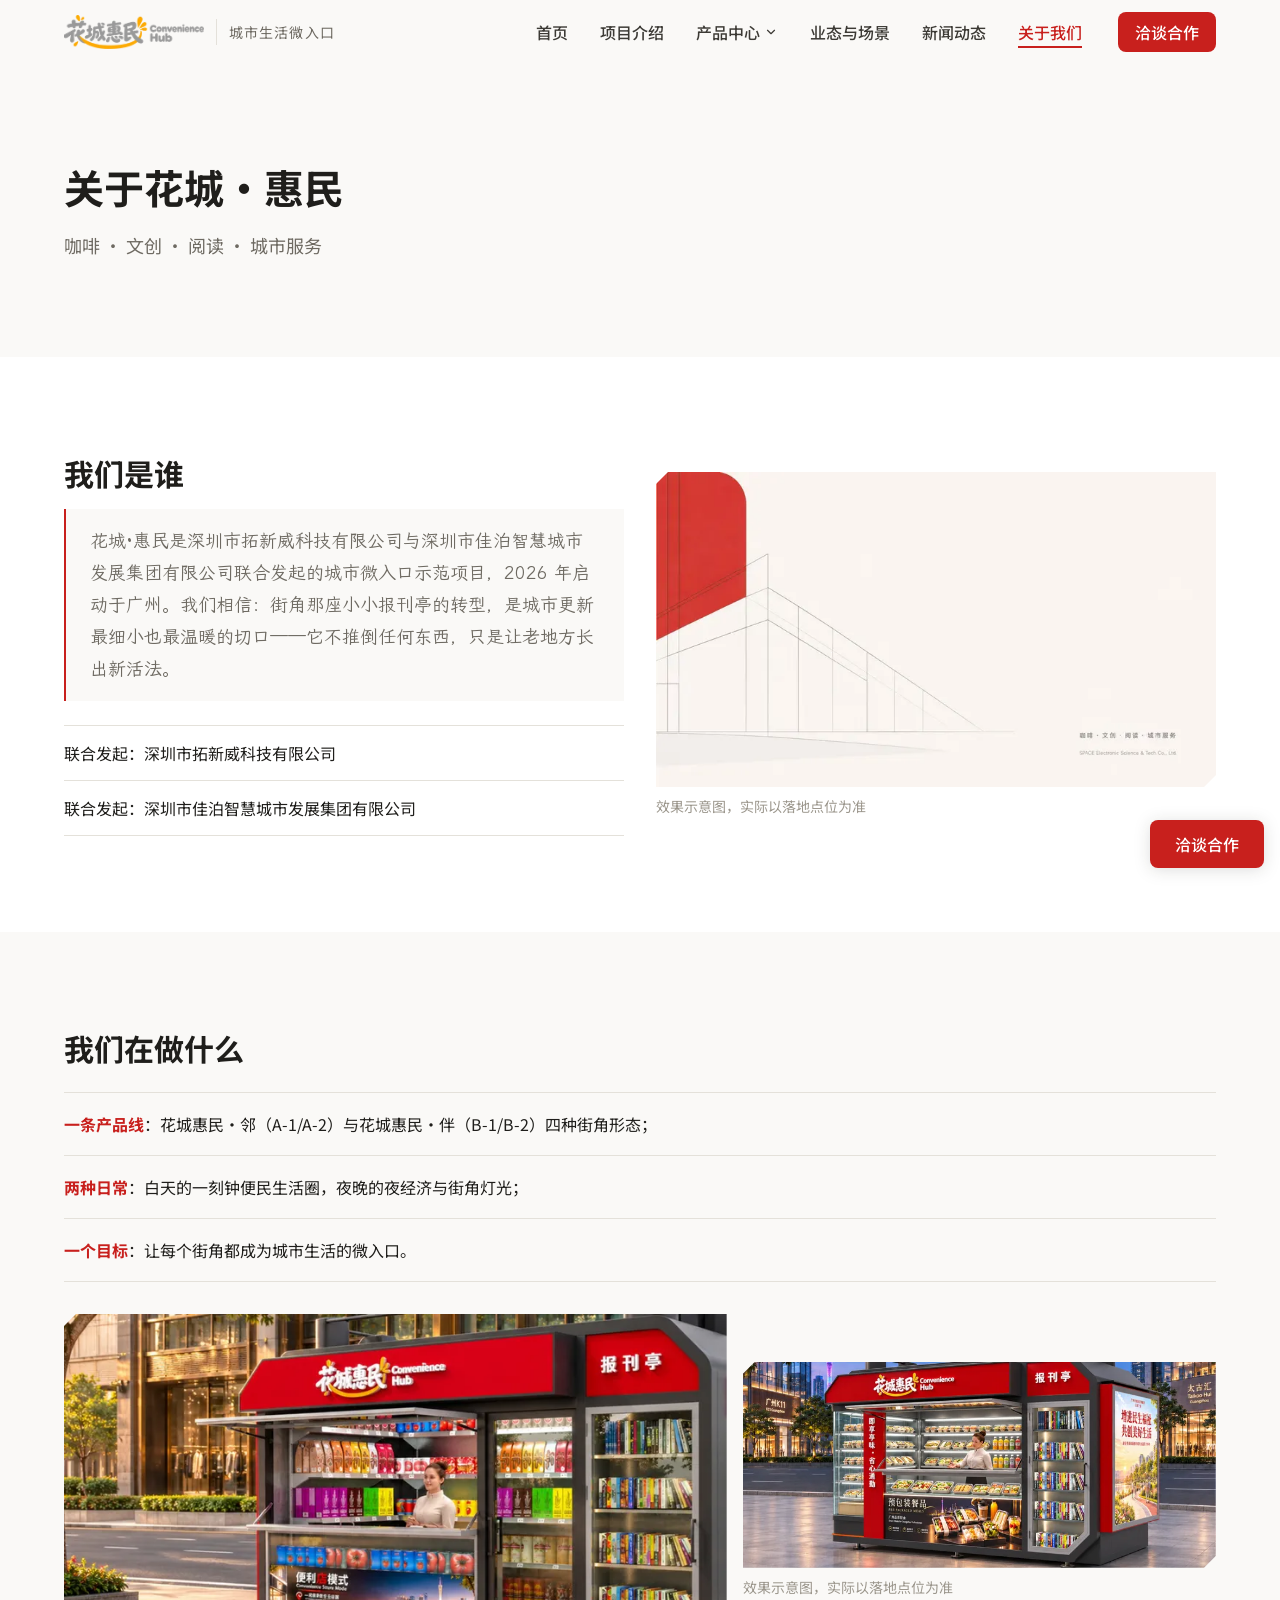
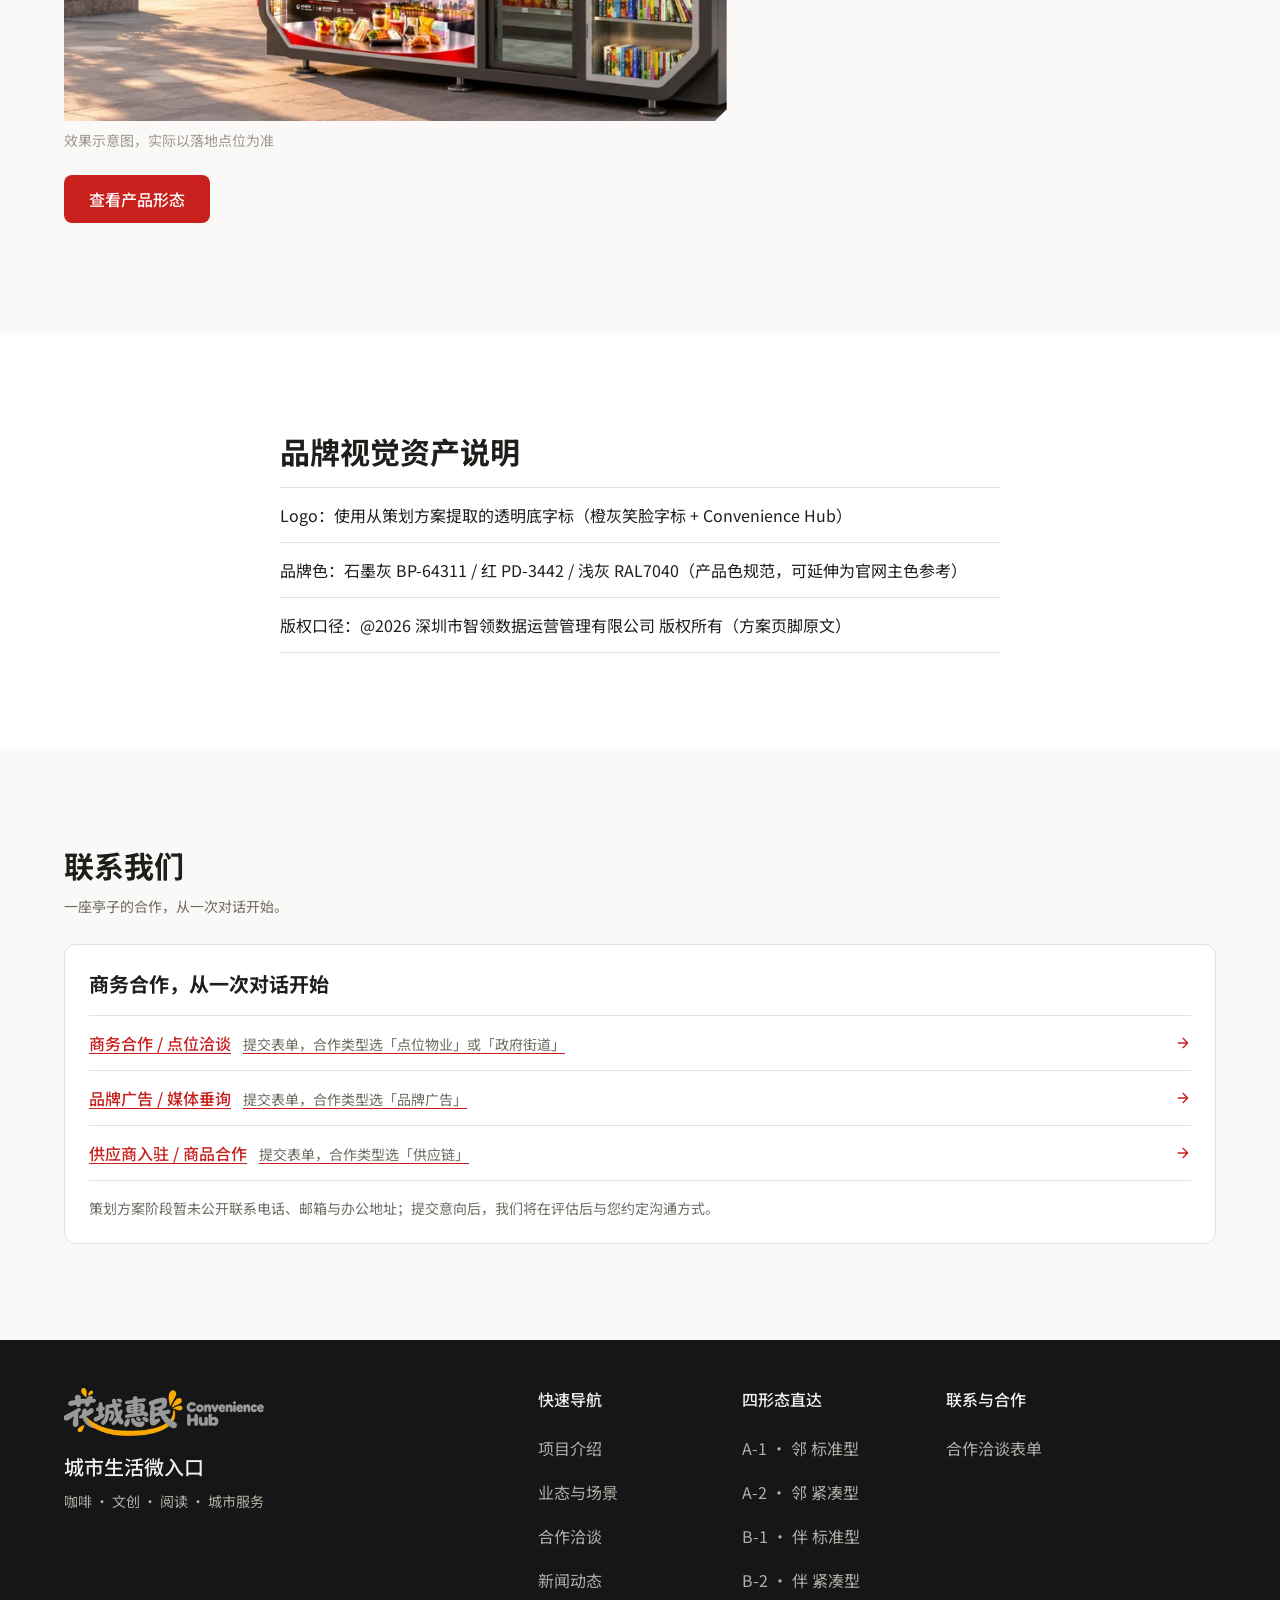
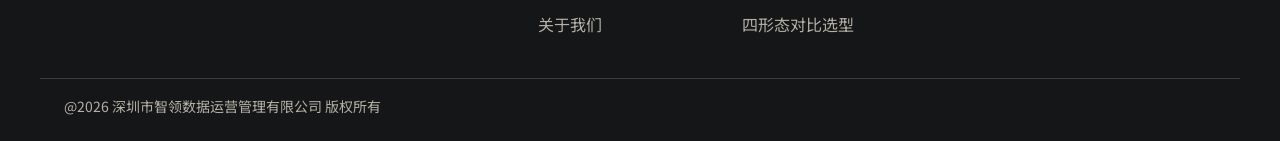
<file: contact/index.html>
<!DOCTYPE html><html lang="zh-CN"><head><meta charset="utf-8"><meta name="viewport" content="width=device-width, initial-scale=1"><link rel="icon" type="image/png" href="/favicon.png"><!-- 自托管字体：swap + 系统栈兜底（3.x）；主正文 400 预载 --><link rel="preload" href="/fonts/noto-sans-sc-400.woff2" as="font" type="font/woff2" crossorigin><link rel="stylesheet" href="/fonts/fonts.css"><!-- 标准元信息 --><title>关于我们 - 深圳市拓新威科技有限公司 与 深圳市佳泊智慧城市发展集团有限公司</title><meta name="description" content="花城·惠民城市微入口示范项目由深圳市拓新威科技有限公司与深圳市佳泊智慧城市发展集团有限公司联合发起——让广州的报刊亭，成为城市的微入口。"><link rel="canonical" href="https://aiguangli.com/contact/"><meta name="generator" content="Astro v7.4.13"><!-- Open Graph --><meta property="og:site_name" content="花城·惠民"><meta property="og:type" content="website"><meta property="og:title" content="关于我们 - 深圳市拓新威科技有限公司 与 深圳市佳泊智慧城市发展集团有限公司"><meta property="og:description" content="花城·惠民城市微入口示范项目由深圳市拓新威科技有限公司与深圳市佳泊智慧城市发展集团有限公司联合发起——让广州的报刊亭，成为城市的微入口。"><meta property="og:url" content="https://aiguangli.com/contact/"><meta property="og:image" content="https://aiguangli.com/og-default.jpg"><meta property="og:locale" content="zh_CN"><!-- Twitter Card --><meta name="twitter:card" content="summary_large_image"><meta name="twitter:title" content="关于我们 - 深圳市拓新威科技有限公司 与 深圳市佳泊智慧城市发展集团有限公司"><meta name="twitter:description" content="花城·惠民城市微入口示范项目由深圳市拓新威科技有限公司与深圳市佳泊智慧城市发展集团有限公司联合发起——让广州的报刊亭，成为城市的微入口。"><meta name="twitter:image" content="https://aiguangli.com/og-default.jpg"><link rel="stylesheet" href="/_astro/SectionHead.Chd_qyUk.css"><style>.figure[data-astro-cid-khyig4bw]{margin:0}.figure__media[data-astro-cid-khyig4bw]{background:var(--n-100);overflow:hidden}.figure--chamfer[data-astro-cid-khyig4bw] .figure__media[data-astro-cid-khyig4bw]{clip-path:var(--chamfer-clip)}.figure--rounded-xl[data-astro-cid-khyig4bw] .figure__media[data-astro-cid-khyig4bw]{border-radius:var(--radius-xl)}.figure__media[data-astro-cid-khyig4bw] img{width:100%;height:auto}figcaption[data-astro-cid-khyig4bw]{margin-top:var(--space-8);font-size:var(--fs-caption);line-height:var(--lh-caption);color:var(--text-muted)}figcaption[data-astro-cid-khyig4bw] small[data-astro-cid-khyig4bw]{color:var(--n-400)}
.page-head__sub[data-astro-cid-6bfsojfh]{color:var(--text-muted);margin-bottom:0}.who-grid[data-astro-cid-6bfsojfh]{gap:var(--space-32);align-items:center;display:grid}@media (width>=768px){.who-grid[data-astro-cid-6bfsojfh]{grid-template-columns:1fr 1fr}}.who-grid[data-astro-cid-6bfsojfh] .section-head{margin-bottom:var(--space-16)}.who-grid[data-astro-cid-6bfsojfh] blockquote[data-astro-cid-6bfsojfh]{background:var(--bg);margin-bottom:var(--space-24)}.who-list[data-astro-cid-6bfsojfh]{margin:0;padding:0;list-style:none}.who-list[data-astro-cid-6bfsojfh] li[data-astro-cid-6bfsojfh]{border-top:var(--border-width) solid var(--border);padding-block:var(--space-12)}.who-list[data-astro-cid-6bfsojfh] li[data-astro-cid-6bfsojfh]:last-child{border-bottom:var(--border-width) solid var(--border)}.doing-list[data-astro-cid-6bfsojfh]{margin:0 0 var(--space-32);padding:0;list-style:none}.doing-list[data-astro-cid-6bfsojfh] li[data-astro-cid-6bfsojfh]{border-top:var(--border-width) solid var(--border);padding-block:var(--space-16)}.doing-list[data-astro-cid-6bfsojfh] li[data-astro-cid-6bfsojfh]:last-child{border-bottom:var(--border-width) solid var(--border)}.doing-list[data-astro-cid-6bfsojfh] strong[data-astro-cid-6bfsojfh]{color:var(--primary);font-weight:var(--weight-bold)}.scene-pair[data-astro-cid-6bfsojfh]{gap:var(--space-16);margin-bottom:var(--space-24);display:grid}@media (width>=768px){.scene-pair[data-astro-cid-6bfsojfh]{grid-template-columns:7fr 5fr;align-items:start}.scene-pair[data-astro-cid-6bfsojfh]>figure:last-child{margin-top:var(--space-48)}}.scene-pair[data-astro-cid-6bfsojfh] figure{margin-bottom:0}.brand-note[data-astro-cid-6bfsojfh]{max-width:calc(var(--text-measure) + 2 * var(--gutter))}.brand-note[data-astro-cid-6bfsojfh] .section-head{margin-bottom:var(--space-16)}.note-list[data-astro-cid-6bfsojfh]{margin:0;padding:0;list-style:none}.note-list[data-astro-cid-6bfsojfh] li[data-astro-cid-6bfsojfh]{border-top:var(--border-width) solid var(--border);padding-block:var(--space-12)}.note-list[data-astro-cid-6bfsojfh] li[data-astro-cid-6bfsojfh]:last-child{border-bottom:var(--border-width) solid var(--border)}.section-note[data-astro-cid-6bfsojfh]{font-size:var(--fs-caption);color:var(--text-muted)}#contact[data-astro-cid-6bfsojfh] .section-head{margin-bottom:var(--space-8)}.contact-guide[data-astro-cid-6bfsojfh]{border:var(--border-width) solid var(--border);border-radius:var(--radius-lg);padding:var(--space-24);background:var(--surface);margin-block:var(--space-24) 0}.contact-guide[data-astro-cid-6bfsojfh] h3[data-astro-cid-6bfsojfh]{margin:0 0 var(--space-16);font-size:var(--fs-h4);line-height:var(--lh-h4)}.route-list[data-astro-cid-6bfsojfh]{margin:0;padding:0;list-style:none}.route-list[data-astro-cid-6bfsojfh] li[data-astro-cid-6bfsojfh]{border-top:var(--border-width) solid var(--border)}.route-list[data-astro-cid-6bfsojfh] li[data-astro-cid-6bfsojfh]:last-child{border-bottom:var(--border-width) solid var(--border)}.route-list[data-astro-cid-6bfsojfh] a[data-astro-cid-6bfsojfh]{justify-content:space-between;align-items:center;gap:var(--space-12);padding-block:var(--space-12);min-height:44px;font-weight:var(--weight-medium);display:flex}.route-list[data-astro-cid-6bfsojfh] a[data-astro-cid-6bfsojfh]:hover{color:var(--primary)}.route-list__label[data-astro-cid-6bfsojfh]{align-items:baseline;gap:var(--space-4) var(--space-12);flex-wrap:wrap;display:flex}.route-list__hint[data-astro-cid-6bfsojfh]{font-size:var(--fs-caption);line-height:var(--lh-caption);font-weight:var(--weight-regular);color:var(--text-muted)}.route-list[data-astro-cid-6bfsojfh] a[data-astro-cid-6bfsojfh] .icon{color:var(--primary);transition:transform var(--dur-fast) var(--ease-out);flex:none}.route-list[data-astro-cid-6bfsojfh] a[data-astro-cid-6bfsojfh]:hover .icon{transform:translate(4px)}.contact-guide__note[data-astro-cid-6bfsojfh]{margin:var(--space-16) 0 0;font-size:var(--fs-caption);line-height:var(--lh-caption);color:var(--text-muted)}
</style></head><body><a class="skip-link" href="#main">跳到主要内容</a><header class="site-header" data-site-header data-astro-cid-fzpbxy5g><div class="container site-header__inner" data-astro-cid-fzpbxy5g><a href="/" class="site-header__brand" aria-label="花城惠民 首页" data-astro-cid-fzpbxy5g><img src="/_astro/logo.DCA-ymvn_ZodDix.webp" srcset="/_astro/logo.DCA-ymvn_ZG1SD0.webp 320w, /_astro/logo.DCA-ymvn_Z1X0Pj0.webp 480w, /_astro/logo.DCA-ymvn_Z1oNHcW.webp 800w" alt="花城·惠民" sizes="140px" loading="eager" decoding="async" style="width: 140px; height: auto;" width="1608" height="386"><span class="site-header__tagline" aria-hidden="true" data-astro-cid-fzpbxy5g>城市生活微入口</span></a><nav class="site-nav" aria-label="主导航" data-astro-cid-fzpbxy5g><ul class="site-nav__list" data-astro-cid-fzpbxy5g><li data-astro-cid-fzpbxy5g><a href="/" class="site-nav__link" data-astro-cid-fzpbxy5g>首页</a></li><li data-astro-cid-fzpbxy5g><a href="/about" class="site-nav__link" data-astro-cid-fzpbxy5g>项目介绍</a></li><li class="site-nav__drop" data-drop data-astro-cid-fzpbxy5g><button type="button" class="site-nav__link" aria-expanded="false" aria-haspopup="true" data-drop-trigger data-astro-cid-fzpbxy5g>产品中心<span class="icon site-nav__chevron" style="width:14px;height:14px" aria-hidden="true" data-astro-cid-ccg5yoga><svg xmlns="http://www.w3.org/2000/svg" width="1em" height="1em" viewBox="0 0 24 24"><path fill="none" stroke="currentColor" stroke-linecap="round" stroke-linejoin="round" stroke-width="2" d="m6 9l6 6l6-6"/></svg></span></button><ul class="site-nav__menu" data-astro-cid-fzpbxy5g><li data-astro-cid-fzpbxy5g><a href="/products/a1" data-astro-cid-fzpbxy5g><span class="site-nav__badge" data-astro-cid-fzpbxy5g>A-1</span><span data-astro-cid-fzpbxy5g>· 邻 标准型</span></a></li><li data-astro-cid-fzpbxy5g><a href="/products/a2" data-astro-cid-fzpbxy5g><span class="site-nav__badge" data-astro-cid-fzpbxy5g>A-2</span><span data-astro-cid-fzpbxy5g>· 邻 紧凑型</span></a></li><li data-astro-cid-fzpbxy5g><a href="/products/b1" data-astro-cid-fzpbxy5g><span class="site-nav__badge" data-astro-cid-fzpbxy5g>B-1</span><span data-astro-cid-fzpbxy5g>· 伴 标准型</span></a></li><li data-astro-cid-fzpbxy5g><a href="/products/b2" data-astro-cid-fzpbxy5g><span class="site-nav__badge" data-astro-cid-fzpbxy5g>B-2</span><span data-astro-cid-fzpbxy5g>· 伴 紧凑型</span></a></li><li data-astro-cid-fzpbxy5g><a href="/products" data-astro-cid-fzpbxy5g><span data-astro-cid-fzpbxy5g>四形态对比选型</span></a></li></ul></li><li data-astro-cid-fzpbxy5g><a href="/business" class="site-nav__link" data-astro-cid-fzpbxy5g>业态与场景</a></li><li data-astro-cid-fzpbxy5g><a href="/news" class="site-nav__link" data-astro-cid-fzpbxy5g>新闻动态</a></li><li data-astro-cid-fzpbxy5g><a href="/contact" aria-current="page" class="site-nav__link is-active" data-astro-cid-fzpbxy5g>关于我们</a></li></ul></nav><div class="site-header__actions" data-astro-cid-fzpbxy5g><div class="site-header__cta" data-astro-cid-fzpbxy5g><a href="/cooperation#form" data-astro-cid-ekguhzzh="true" class="btn btn--primary btn--compact"><span class="btn__label" data-astro-cid-ekguhzzh>洽谈合作</span></a></div><button type="button" class="site-header__burger" aria-expanded="false" aria-controls="mobile-drawer" aria-label="打开菜单" data-drawer-open data-astro-cid-fzpbxy5g><span class="icon" style="width:22px;height:22px" aria-hidden="true" data-astro-cid-ccg5yoga><svg xmlns="http://www.w3.org/2000/svg" width="1em" height="1em" viewBox="0 0 24 24"><path fill="none" stroke="currentColor" stroke-linecap="round" stroke-linejoin="round" stroke-width="2" d="M4 5h16M4 12h16M4 19h16"/></svg></span></button></div></div></header><div class="drawer-mask" data-drawer-mask hidden data-astro-cid-fzpbxy5g></div><nav id="mobile-drawer" class="drawer" aria-label="移动端导航" data-drawer hidden data-astro-cid-fzpbxy5g><div class="drawer__head" data-astro-cid-fzpbxy5g><img src="/_astro/logo.DCA-ymvn_ZodDix.webp" srcset="/_astro/logo.DCA-ymvn_ZG1SD0.webp 320w, /_astro/logo.DCA-ymvn_Z1X0Pj0.webp 480w, /_astro/logo.DCA-ymvn_Z1oNHcW.webp 800w" alt="花城·惠民" sizes="128px" loading="eager" decoding="async" style="width: 128px; height: auto;" width="1608" height="386"><button type="button" class="drawer__close" aria-label="关闭菜单" data-drawer-close data-astro-cid-fzpbxy5g><span class="icon" style="width:22px;height:22px" aria-hidden="true" data-astro-cid-ccg5yoga><svg xmlns="http://www.w3.org/2000/svg" width="1em" height="1em" viewBox="0 0 24 24"><path fill="none" stroke="currentColor" stroke-linecap="round" stroke-linejoin="round" stroke-width="2" d="M18 6L6 18M6 6l12 12"/></svg></span></button></div><ul class="drawer__list" data-astro-cid-fzpbxy5g><li data-astro-cid-fzpbxy5g><a href="/" class="drawer__link" data-astro-cid-fzpbxy5g>首页</a></li><li data-astro-cid-fzpbxy5g><a href="/about" class="drawer__link" data-astro-cid-fzpbxy5g>项目介绍</a></li><li data-astro-cid-fzpbxy5g><a href="/products" class="drawer__link" data-astro-cid-fzpbxy5g>产品中心</a></li><li data-astro-cid-fzpbxy5g><a href="/products/a1" class="drawer__link drawer__link--sub" data-astro-cid-fzpbxy5g>A-1 · 邻 标准型</a></li><li data-astro-cid-fzpbxy5g><a href="/products/a2" class="drawer__link drawer__link--sub" data-astro-cid-fzpbxy5g>A-2 · 邻 紧凑型</a></li><li data-astro-cid-fzpbxy5g><a href="/products/b1" class="drawer__link drawer__link--sub" data-astro-cid-fzpbxy5g>B-1 · 伴 标准型</a></li><li data-astro-cid-fzpbxy5g><a href="/products/b2" class="drawer__link drawer__link--sub" data-astro-cid-fzpbxy5g>B-2 · 伴 紧凑型</a></li><li data-astro-cid-fzpbxy5g><a href="/products" class="drawer__link drawer__link--sub" data-astro-cid-fzpbxy5g>四形态对比选型</a></li><li data-astro-cid-fzpbxy5g><a href="/business" class="drawer__link" data-astro-cid-fzpbxy5g>业态与场景</a></li><li data-astro-cid-fzpbxy5g><a href="/news" class="drawer__link" data-astro-cid-fzpbxy5g>新闻动态</a></li><li data-astro-cid-fzpbxy5g><a href="/contact" aria-current="page" class="drawer__link is-active" data-astro-cid-fzpbxy5g>关于我们</a></li></ul><div class="drawer__cta" data-astro-cid-fzpbxy5g><a href="/cooperation#form" data-astro-cid-ekguhzzh="true" class="btn btn--primary"><span class="btn__label" data-astro-cid-ekguhzzh>洽谈合作</span></a></div></nav><script type="module">var e=document.querySelector(`[data-site-header]`);if(e){let t=!1,n=()=>{e.classList.toggle(`is-scrolled`,window.scrollY>8),t=!1};window.addEventListener(`scroll`,()=>{t||(t=!0,requestAnimationFrame(n))},{passive:!0}),n()}var t=document.querySelector(`[data-drawer]`),n=document.querySelector(`[data-drawer-mask]`),r=document.querySelector(`[data-drawer-open]`),i=document.querySelector(`[data-drawer-close]`),a=e=>{t&&n&&r&&(t.toggleAttribute(`hidden`,!e),n.toggleAttribute(`hidden`,!e),r.setAttribute(`aria-expanded`,String(e)),r.setAttribute(`aria-label`,e?`关闭菜单`:`打开菜单`),document.body.style.overflow=e?`hidden`:``,e?t.querySelector(`a, button`)?.focus():r.focus())};r?.addEventListener(`click`,()=>a(t?.hasAttribute(`hidden`)??!1)),i?.addEventListener(`click`,()=>a(!1)),n?.addEventListener(`click`,()=>a(!1)),document.addEventListener(`keydown`,e=>{if(e.key!==`Escape`)return;if(t&&!t.hasAttribute(`hidden`)){a(!1);return}let n=document.activeElement?.closest(`[data-drop]`)?.querySelector(`[data-drop-trigger]`);n instanceof HTMLElement&&n.blur()}),t?.addEventListener(`keydown`,e=>{if(e.key!==`Tab`)return;let n=t.querySelectorAll(`a[href], button:not([disabled])`);if(n.length===0)return;let r=n[0],i=n[n.length-1];e.shiftKey&&document.activeElement===r?(e.preventDefault(),i.focus()):!e.shiftKey&&document.activeElement===i&&(e.preventDefault(),r.focus())}),document.querySelectorAll(`[data-drop]`).forEach(e=>{let t=e.querySelector(`[data-drop-trigger]`);if(!t)return;let n=e=>t.setAttribute(`aria-expanded`,String(e));e.addEventListener(`mouseenter`,()=>n(!0)),e.addEventListener(`mouseleave`,()=>n(!1)),e.addEventListener(`focusin`,()=>n(!0)),e.addEventListener(`focusout`,t=>{e.contains(t.relatedTarget)||n(!1)})});</script><main id="main"><header class="section page-head" data-astro-cid-6bfsojfh><div class="container" data-astro-cid-6bfsojfh><h1 data-astro-cid-6bfsojfh>关于花城·惠民</h1><p class="page-head__sub lead" data-astro-cid-6bfsojfh>咖啡 · 文创 · 阅读 · 城市服务</p></div></header><section class="section section--surface" data-astro-cid-6bfsojfh><div class="container who-grid" data-astro-cid-6bfsojfh><div data-astro-cid-6bfsojfh><header class="section-head" data-astro-cid-sjgajsms><h2 data-astro-cid-sjgajsms>我们是谁</h2></header><blockquote class="kai" data-astro-cid-6bfsojfh>花城·惠民是深圳市拓新威科技有限公司与深圳市佳泊智慧城市发展集团有限公司联合发起的城市微入口示范项目，2026 年启动于广州。我们相信：街角那座小小报刊亭的转型，是城市更新最细小也最温暖的切口——它不推倒任何东西，只是让老地方长出新活法。</blockquote><ul class="who-list" data-astro-cid-6bfsojfh><li data-astro-cid-6bfsojfh>联合发起：深圳市拓新威科技有限公司</li><li data-astro-cid-6bfsojfh>联合发起：深圳市佳泊智慧城市发展集团有限公司</li></ul></div><figure class="figure figure--chamfer" data-astro-cid-khyig4bw><div class="figure__media" data-astro-cid-khyig4bw><img src="/_astro/brand-closing.Ck-dATo6_Z2hB2ml.webp" srcset="/_astro/brand-closing.Ck-dATo6_1GCu1a.webp 768w, /_astro/brand-closing.Ck-dATo6_N01zK.webp 1200w, /_astro/brand-closing.Ck-dATo6_Z2hB2ml.webp 1920w" alt="策划方案封底：红块 + 咖啡·文创·阅读·城市服务 + 建筑线稿" sizes="(min-width: 768px) 45vw, 100vw" loading="lazy" decoding="async" data-astro-cid-khyig4bw="true" width="1920" height="1080"></div><figcaption data-astro-cid-khyig4bw><small data-astro-cid-khyig4bw>效果示意图，实际以落地点位为准</small></figcaption></figure></div></section><section class="section" data-astro-cid-6bfsojfh><div class="container doing-grid" data-astro-cid-6bfsojfh><div data-astro-cid-6bfsojfh><header class="section-head" data-astro-cid-sjgajsms><h2 data-astro-cid-sjgajsms>我们在做什么</h2></header><ul class="doing-list" data-astro-cid-6bfsojfh><li data-astro-cid-6bfsojfh><strong data-astro-cid-6bfsojfh>一条产品线</strong>：花城惠民·邻（A-1/A-2）与花城惠民·伴（B-1/B-2）四种街角形态；</li><li data-astro-cid-6bfsojfh><strong data-astro-cid-6bfsojfh>两种日常</strong>：白天的一刻钟便民生活圈，夜晚的夜经济与街角灯光；</li><li data-astro-cid-6bfsojfh><strong data-astro-cid-6bfsojfh>一个目标</strong>：让每个街角都成为城市生活的微入口。</li></ul><div class="scene-pair" data-astro-cid-6bfsojfh><figure class="figure figure--chamfer" data-astro-cid-khyig4bw><div class="figure__media" data-astro-cid-khyig4bw><img src="/_astro/a1-day-shelves.BpdBzK9t_Z1x0AtU.webp" srcset="/_astro/a1-day-shelves.BpdBzK9t_Z1izmTg.webp 768w, /_astro/a1-day-shelves.BpdBzK9t_oMrhr.webp 1200w, /_astro/a1-day-shelves.BpdBzK9t_Z1x0AtU.webp 1360w" alt="A 系（花城惠民·邻）白天营业渲染：A-1 报刊书架与零售货架并立的效果示意图" sizes="(min-width: 768px) 40vw, 100vw" loading="lazy" decoding="async" data-astro-cid-khyig4bw="true" width="1360" height="835"></div><figcaption data-astro-cid-khyig4bw><small data-astro-cid-khyig4bw>效果示意图，实际以落地点位为准</small></figcaption></figure><figure class="figure figure--chamfer" data-astro-cid-khyig4bw><div class="figure__media" data-astro-cid-khyig4bw><img src="/_astro/b1-cbd-day.BkCg4CRS_Z1JpJvd.webp" srcset="/_astro/b1-cbd-day.BkCg4CRS_1P7XG7.webp 768w, /_astro/b1-cbd-day.BkCg4CRS_tQBDx.webp 1200w, /_astro/b1-cbd-day.BkCg4CRS_Z1JpJvd.webp 1920w" alt="B 系（花城惠民·伴）白天营业渲染：B-1 玻璃餐品陈列柜在 CBD 街区的效果示意图" sizes="(min-width: 768px) 40vw, 100vw" loading="lazy" decoding="async" data-astro-cid-khyig4bw="true" width="1920" height="835"></div><figcaption data-astro-cid-khyig4bw><small data-astro-cid-khyig4bw>效果示意图，实际以落地点位为准</small></figcaption></figure></div><p data-astro-cid-6bfsojfh><a href="/products" data-astro-cid-ekguhzzh="true" class="btn btn--primary"><span class="btn__label" data-astro-cid-ekguhzzh>查看产品形态</span></a></p></div></div></section><section class="section section--surface" data-astro-cid-6bfsojfh><div class="container brand-note" data-astro-cid-6bfsojfh><header class="section-head" data-astro-cid-sjgajsms><h2 data-astro-cid-sjgajsms>品牌视觉资产说明</h2></header><ul class="note-list" data-astro-cid-6bfsojfh><li data-astro-cid-6bfsojfh>Logo：使用从策划方案提取的透明底字标（橙灰笑脸字标 + Convenience Hub）</li><li data-astro-cid-6bfsojfh>品牌色：石墨灰 BP-64311 / 红 PD-3442 / 浅灰 RAL7040（产品色规范，可延伸为官网主色参考）</li><li data-astro-cid-6bfsojfh>版权口径：@2026 深圳市智领数据运营管理有限公司 版权所有（方案页脚原文）</li></ul></div></section><section id="contact" class="section" data-astro-cid-6bfsojfh><div class="container" data-astro-cid-6bfsojfh><header class="section-head" data-astro-cid-sjgajsms><h2 data-astro-cid-sjgajsms>联系我们</h2></header><p class="section-note" data-astro-cid-6bfsojfh>一座亭子的合作，从一次对话开始。</p><div class="contact-guide" data-astro-cid-6bfsojfh><h3 data-astro-cid-6bfsojfh>商务合作，从一次对话开始</h3><ul class="route-list" data-astro-cid-6bfsojfh><li data-astro-cid-6bfsojfh><a href="/cooperation#form" data-astro-cid-6bfsojfh><span class="route-list__label" data-astro-cid-6bfsojfh>商务合作 / 点位洽谈<span class="route-list__hint" data-astro-cid-6bfsojfh>提交表单，合作类型选「点位物业」或「政府街道」</span></span><span class="icon" style="width:16px;height:16px" aria-hidden="true" data-astro-cid-ccg5yoga><svg xmlns="http://www.w3.org/2000/svg" width="1em" height="1em" viewBox="0 0 24 24"><path fill="none" stroke="currentColor" stroke-linecap="round" stroke-linejoin="round" stroke-width="2" d="M5 12h14m-7-7l7 7l-7 7"/></svg></span></a></li><li data-astro-cid-6bfsojfh><a href="/cooperation#form" data-astro-cid-6bfsojfh><span class="route-list__label" data-astro-cid-6bfsojfh>品牌广告 / 媒体垂询<span class="route-list__hint" data-astro-cid-6bfsojfh>提交表单，合作类型选「品牌广告」</span></span><span class="icon" style="width:16px;height:16px" aria-hidden="true" data-astro-cid-ccg5yoga><svg xmlns="http://www.w3.org/2000/svg" width="1em" height="1em" viewBox="0 0 24 24"><path fill="none" stroke="currentColor" stroke-linecap="round" stroke-linejoin="round" stroke-width="2" d="M5 12h14m-7-7l7 7l-7 7"/></svg></span></a></li><li data-astro-cid-6bfsojfh><a href="/cooperation#form" data-astro-cid-6bfsojfh><span class="route-list__label" data-astro-cid-6bfsojfh>供应商入驻 / 商品合作<span class="route-list__hint" data-astro-cid-6bfsojfh>提交表单，合作类型选「供应链」</span></span><span class="icon" style="width:16px;height:16px" aria-hidden="true" data-astro-cid-ccg5yoga><svg xmlns="http://www.w3.org/2000/svg" width="1em" height="1em" viewBox="0 0 24 24"><path fill="none" stroke="currentColor" stroke-linecap="round" stroke-linejoin="round" stroke-width="2" d="M5 12h14m-7-7l7 7l-7 7"/></svg></span></a></li></ul><p class="contact-guide__note" data-astro-cid-6bfsojfh>策划方案阶段暂未公开联系电话、邮箱与办公地址；提交意向后，我们将在评估后与您约定沟通方式。</p></div></div></section></main><footer class="site-footer" data-astro-cid-nns7i3if><div class="container site-footer__grid" data-astro-cid-nns7i3if><div class="site-footer__brand" data-astro-cid-nns7i3if><img src="/_astro/logo.DCA-ymvn_ZodDix.webp" srcset="/_astro/logo.DCA-ymvn_ZG1SD0.webp 320w, /_astro/logo.DCA-ymvn_Z1X0Pj0.webp 480w, /_astro/logo.DCA-ymvn_Z1oNHcW.webp 800w" alt="花城·惠民" sizes="200px" loading="eager" decoding="async" style="width: 200px; height: auto;" width="1608" height="386" class="site-footer__logo"><p class="site-footer__tagline" data-astro-cid-nns7i3if>城市生活微入口</p><p class="site-footer__tags" data-astro-cid-nns7i3if>咖啡 · 文创 · 阅读 · 城市服务</p></div><nav aria-label="快速导航" data-astro-cid-nns7i3if><h2 class="site-footer__heading" data-astro-cid-nns7i3if>快速导航</h2><ul data-astro-cid-nns7i3if><li data-astro-cid-nns7i3if><a href="/about" data-astro-cid-nns7i3if>项目介绍</a></li><li data-astro-cid-nns7i3if><a href="/business" data-astro-cid-nns7i3if>业态与场景</a></li><li data-astro-cid-nns7i3if><a href="/cooperation" data-astro-cid-nns7i3if>合作洽谈</a></li><li data-astro-cid-nns7i3if><a href="/news" data-astro-cid-nns7i3if>新闻动态</a></li><li data-astro-cid-nns7i3if><a href="/contact" data-astro-cid-nns7i3if>关于我们</a></li></ul></nav><nav aria-label="四形态直达" data-astro-cid-nns7i3if><h2 class="site-footer__heading" data-astro-cid-nns7i3if>四形态直达</h2><ul data-astro-cid-nns7i3if><li data-astro-cid-nns7i3if><a href="/products/a1" data-astro-cid-nns7i3if>A-1 · 邻 标准型</a></li><li data-astro-cid-nns7i3if><a href="/products/a2" data-astro-cid-nns7i3if>A-2 · 邻 紧凑型</a></li><li data-astro-cid-nns7i3if><a href="/products/b1" data-astro-cid-nns7i3if>B-1 · 伴 标准型</a></li><li data-astro-cid-nns7i3if><a href="/products/b2" data-astro-cid-nns7i3if>B-2 · 伴 紧凑型</a></li><li data-astro-cid-nns7i3if><a href="/products" data-astro-cid-nns7i3if>四形态对比选型</a></li></ul></nav><div data-astro-cid-nns7i3if><h2 class="site-footer__heading" data-astro-cid-nns7i3if>联系与合作</h2><ul data-astro-cid-nns7i3if><li data-astro-cid-nns7i3if><a href="/cooperation#form" data-astro-cid-nns7i3if>合作洽谈表单</a></li></ul></div></div><div class="container site-footer__legal" data-astro-cid-nns7i3if><p data-astro-cid-nns7i3if><small data-astro-cid-nns7i3if>@2026 深圳市智领数据运营管理有限公司 版权所有</small><!-- 备案行：ICP/公安备案号待取得后补加（无源项不虚构） --></p></div></footer><div class="floating-cta" data-astro-cid-5m7y4e7n><a href="/cooperation#form" aria-label="洽谈合作" data-astro-cid-ekguhzzh="true" class="btn btn--primary"><span class="btn__label" data-astro-cid-ekguhzzh>
    洽谈合作
  </span></a></div></body></html>
</file>
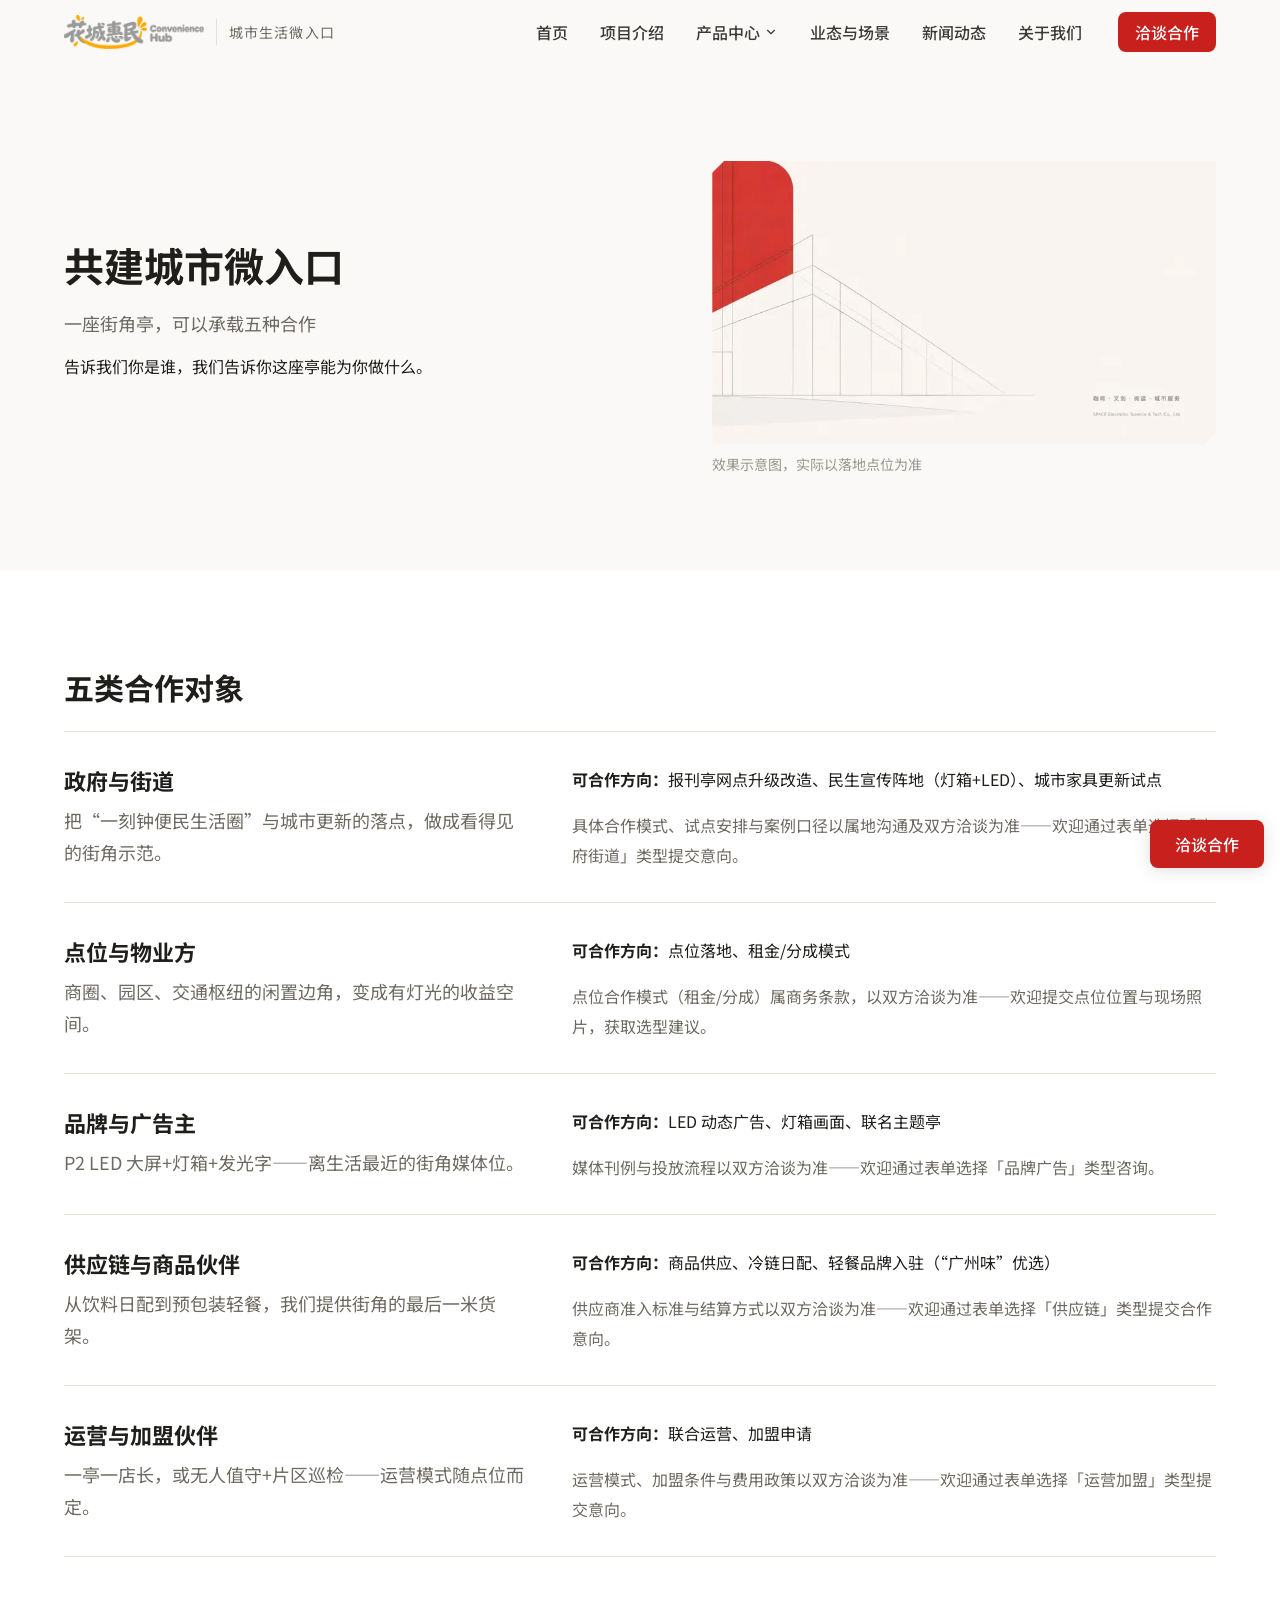
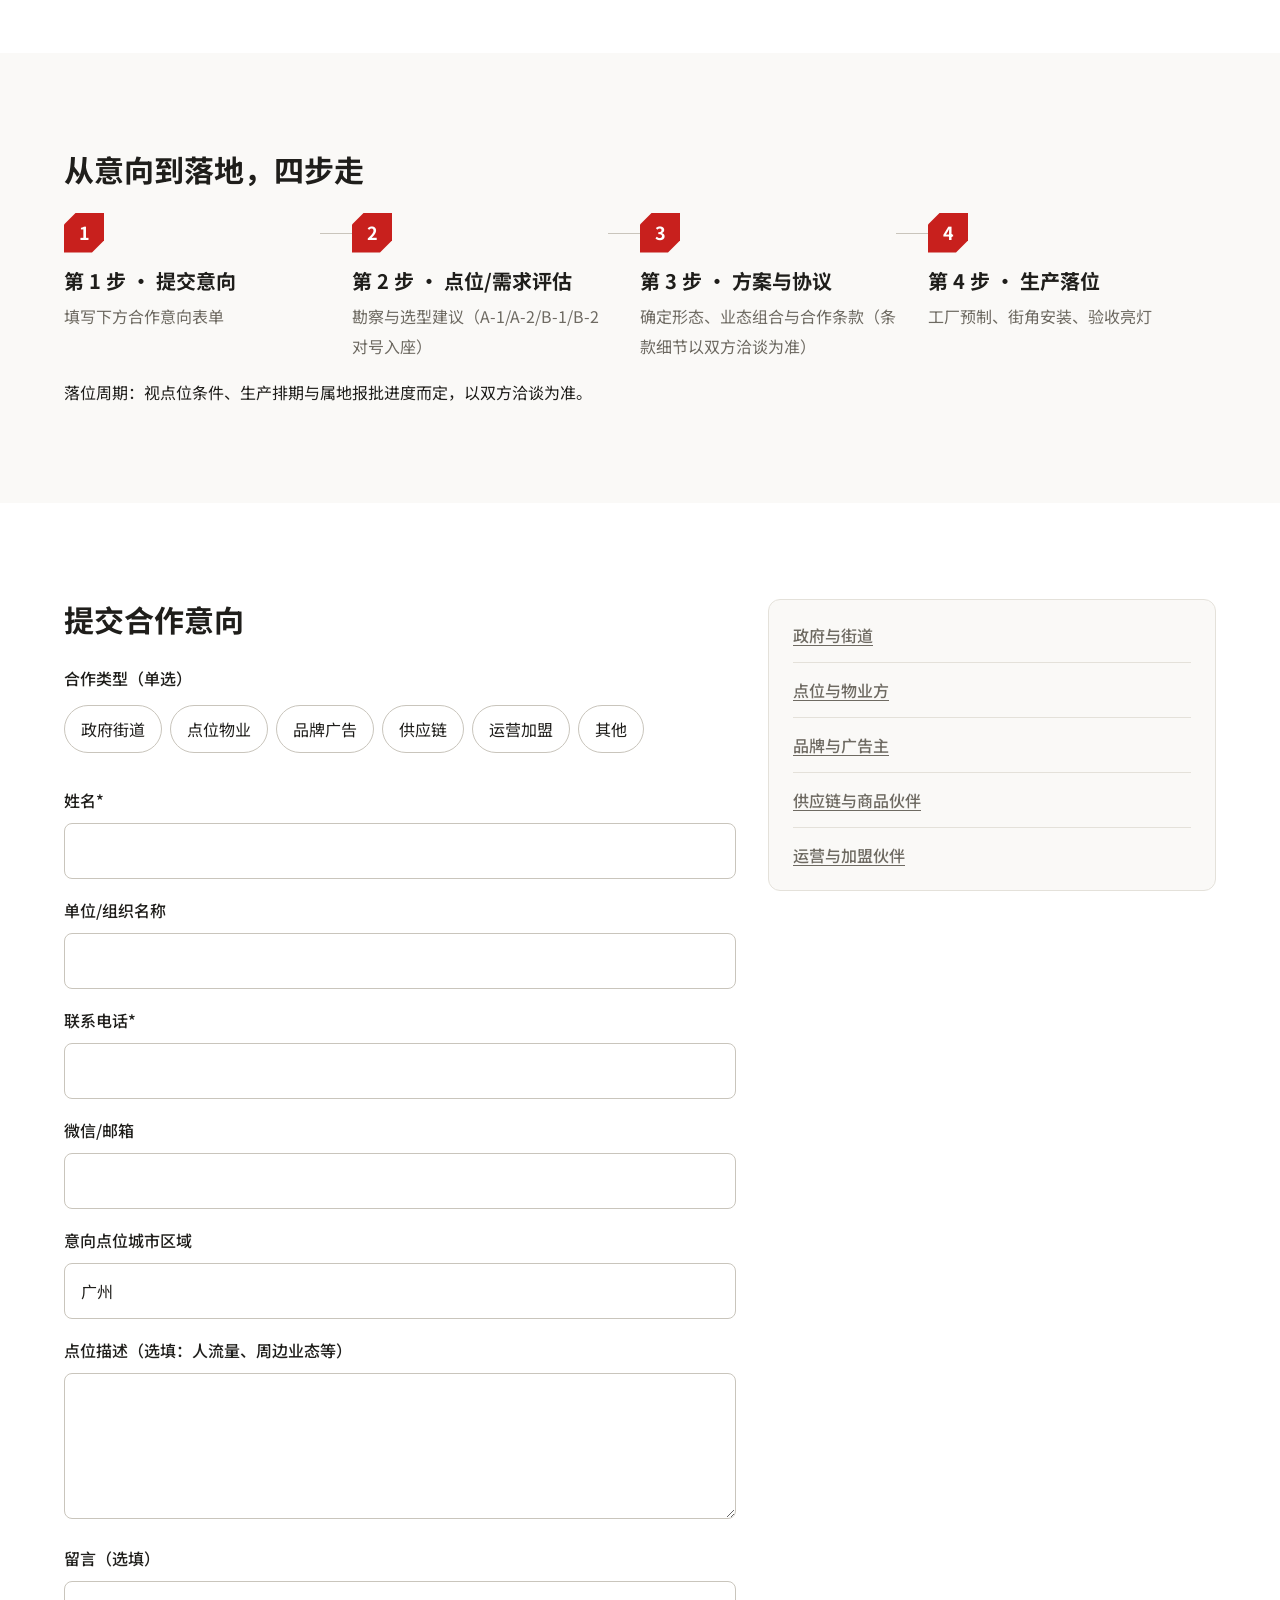
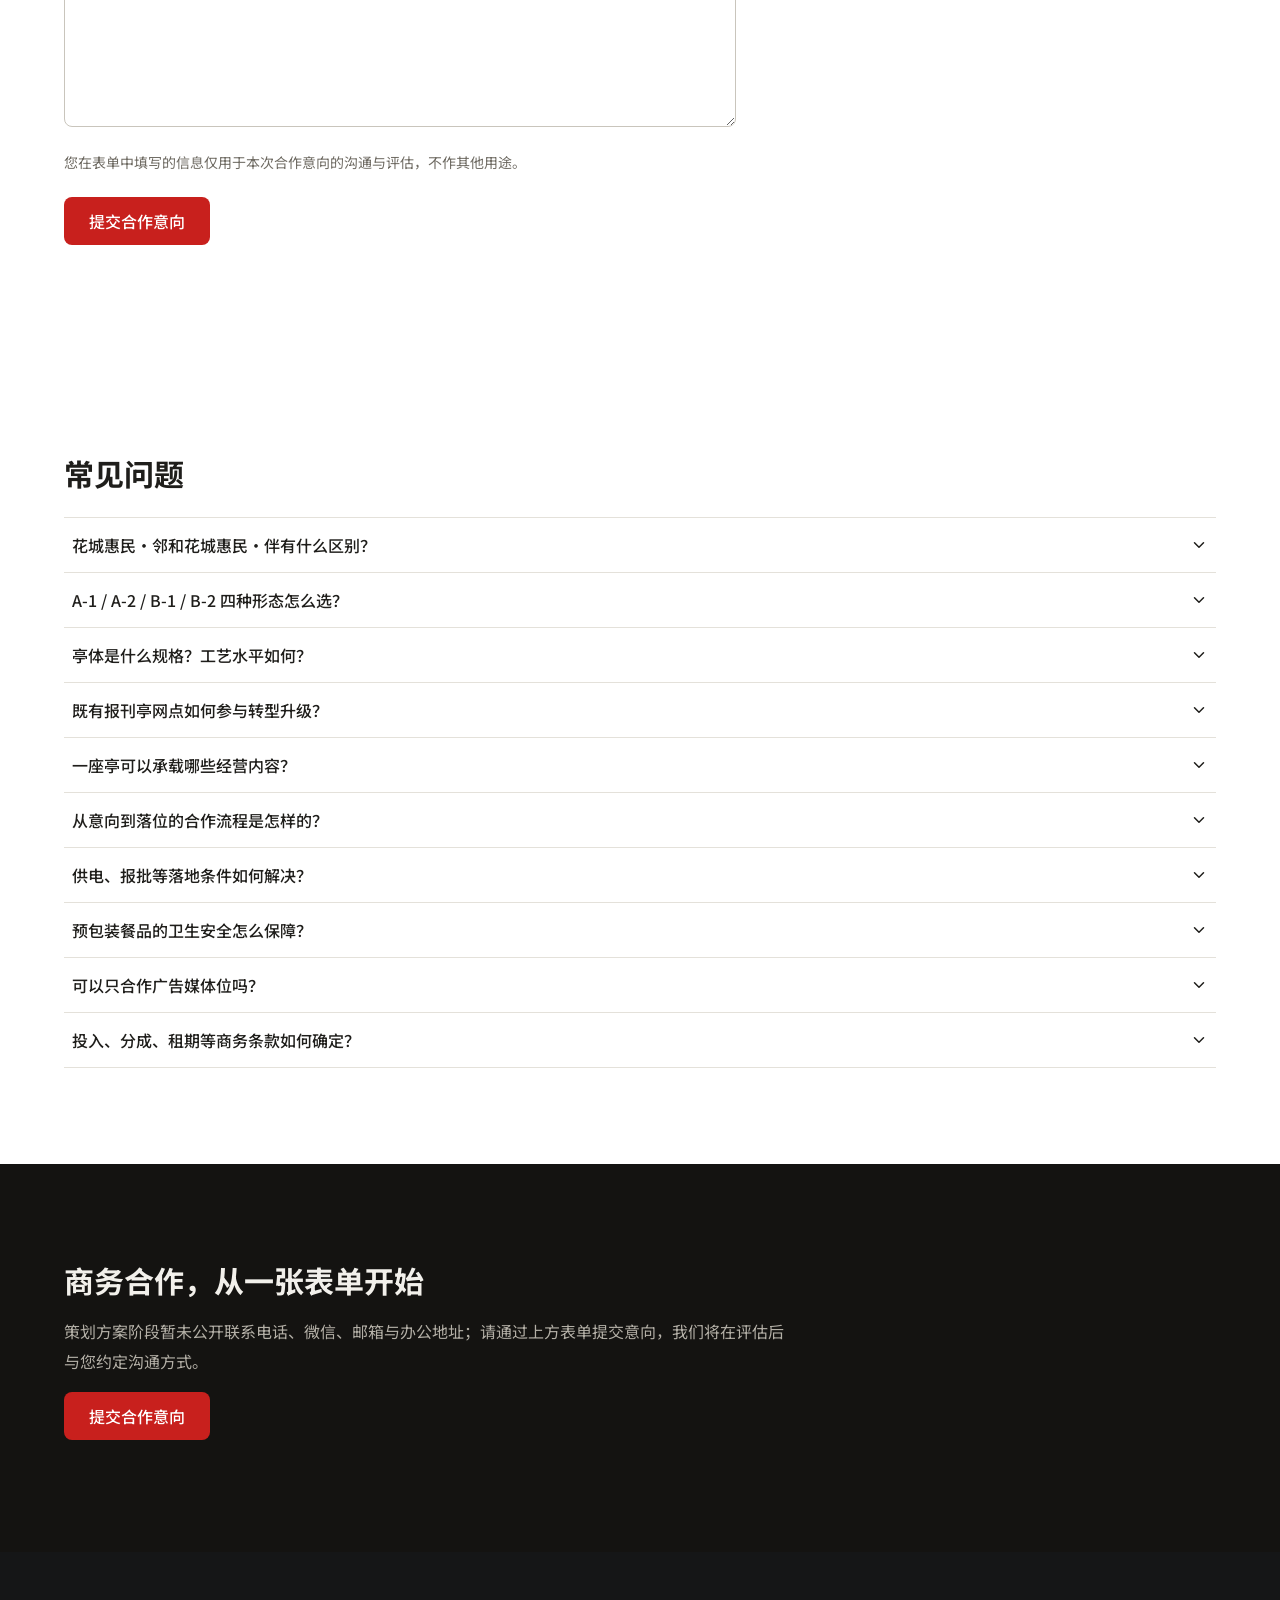
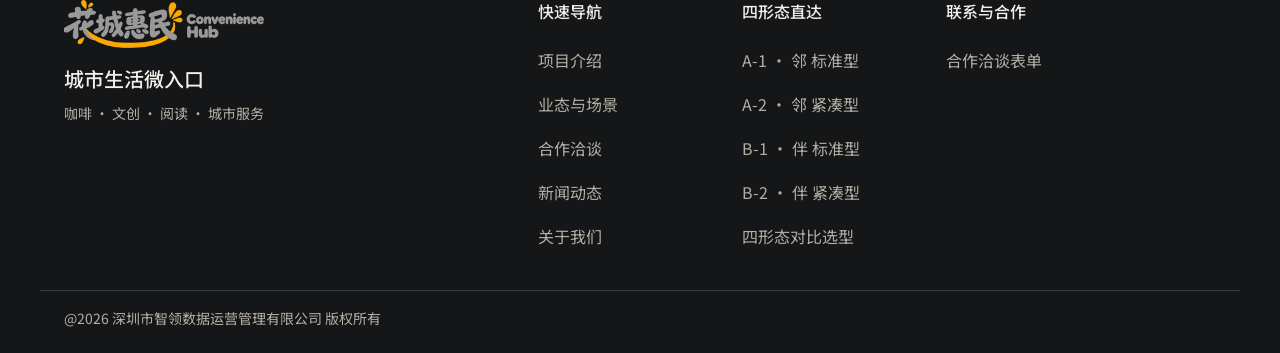
<file: cooperation/index.html>
<!DOCTYPE html><html lang="zh-CN"><head><meta charset="utf-8"><meta name="viewport" content="width=device-width, initial-scale=1"><link rel="icon" type="image/png" href="/favicon.png"><!-- 自托管字体：swap + 系统栈兜底（3.x）；主正文 400 预载 --><link rel="preload" href="/fonts/noto-sans-sc-400.woff2" as="font" type="font/woff2" crossorigin><link rel="stylesheet" href="/fonts/fonts.css"><!-- 标准元信息 --><title>合作洽谈 - 花城·惠民 城市微入口</title><meta name="description" content="面向政府街道、品牌方、供应链伙伴、媒体广告主与运营方的合作入口——共建广州街角的城市微枢纽网络。"><link rel="canonical" href="https://aiguangli.com/cooperation/"><meta name="generator" content="Astro v7.4.13"><!-- Open Graph --><meta property="og:site_name" content="花城·惠民"><meta property="og:type" content="website"><meta property="og:title" content="合作洽谈 - 花城·惠民 城市微入口"><meta property="og:description" content="面向政府街道、品牌方、供应链伙伴、媒体广告主与运营方的合作入口——共建广州街角的城市微枢纽网络。"><meta property="og:url" content="https://aiguangli.com/cooperation/"><meta property="og:image" content="https://aiguangli.com/og-default.jpg"><meta property="og:locale" content="zh_CN"><!-- Twitter Card --><meta name="twitter:card" content="summary_large_image"><meta name="twitter:title" content="合作洽谈 - 花城·惠民 城市微入口"><meta name="twitter:description" content="面向政府街道、品牌方、供应链伙伴、媒体广告主与运营方的合作入口——共建广州街角的城市微枢纽网络。"><meta name="twitter:image" content="https://aiguangli.com/og-default.jpg"><link rel="stylesheet" href="/_astro/SectionHead.Chd_qyUk.css"><style>.figure[data-astro-cid-khyig4bw]{margin:0}.figure__media[data-astro-cid-khyig4bw]{background:var(--n-100);overflow:hidden}.figure--chamfer[data-astro-cid-khyig4bw] .figure__media[data-astro-cid-khyig4bw]{clip-path:var(--chamfer-clip)}.figure--rounded-xl[data-astro-cid-khyig4bw] .figure__media[data-astro-cid-khyig4bw]{border-radius:var(--radius-xl)}.figure__media[data-astro-cid-khyig4bw] img{width:100%;height:auto}figcaption[data-astro-cid-khyig4bw]{margin-top:var(--space-8);font-size:var(--fs-caption);line-height:var(--lh-caption);color:var(--text-muted)}figcaption[data-astro-cid-khyig4bw] small[data-astro-cid-khyig4bw]{color:var(--n-400)}
</style><link rel="stylesheet" href="/_astro/cooperation.DbzCYuab.css"></head><body><a class="skip-link" href="#main">跳到主要内容</a><header class="site-header" data-site-header data-astro-cid-fzpbxy5g><div class="container site-header__inner" data-astro-cid-fzpbxy5g><a href="/" class="site-header__brand" aria-label="花城惠民 首页" data-astro-cid-fzpbxy5g><img src="/_astro/logo.DCA-ymvn_ZodDix.webp" srcset="/_astro/logo.DCA-ymvn_ZG1SD0.webp 320w, /_astro/logo.DCA-ymvn_Z1X0Pj0.webp 480w, /_astro/logo.DCA-ymvn_Z1oNHcW.webp 800w" alt="花城·惠民" sizes="140px" loading="eager" decoding="async" style="width: 140px; height: auto;" width="1608" height="386"><span class="site-header__tagline" aria-hidden="true" data-astro-cid-fzpbxy5g>城市生活微入口</span></a><nav class="site-nav" aria-label="主导航" data-astro-cid-fzpbxy5g><ul class="site-nav__list" data-astro-cid-fzpbxy5g><li data-astro-cid-fzpbxy5g><a href="/" class="site-nav__link" data-astro-cid-fzpbxy5g>首页</a></li><li data-astro-cid-fzpbxy5g><a href="/about" class="site-nav__link" data-astro-cid-fzpbxy5g>项目介绍</a></li><li class="site-nav__drop" data-drop data-astro-cid-fzpbxy5g><button type="button" class="site-nav__link" aria-expanded="false" aria-haspopup="true" data-drop-trigger data-astro-cid-fzpbxy5g>产品中心<span class="icon site-nav__chevron" style="width:14px;height:14px" aria-hidden="true" data-astro-cid-ccg5yoga><svg xmlns="http://www.w3.org/2000/svg" width="1em" height="1em" viewBox="0 0 24 24"><path fill="none" stroke="currentColor" stroke-linecap="round" stroke-linejoin="round" stroke-width="2" d="m6 9l6 6l6-6"/></svg></span></button><ul class="site-nav__menu" data-astro-cid-fzpbxy5g><li data-astro-cid-fzpbxy5g><a href="/products/a1" data-astro-cid-fzpbxy5g><span class="site-nav__badge" data-astro-cid-fzpbxy5g>A-1</span><span data-astro-cid-fzpbxy5g>· 邻 标准型</span></a></li><li data-astro-cid-fzpbxy5g><a href="/products/a2" data-astro-cid-fzpbxy5g><span class="site-nav__badge" data-astro-cid-fzpbxy5g>A-2</span><span data-astro-cid-fzpbxy5g>· 邻 紧凑型</span></a></li><li data-astro-cid-fzpbxy5g><a href="/products/b1" data-astro-cid-fzpbxy5g><span class="site-nav__badge" data-astro-cid-fzpbxy5g>B-1</span><span data-astro-cid-fzpbxy5g>· 伴 标准型</span></a></li><li data-astro-cid-fzpbxy5g><a href="/products/b2" data-astro-cid-fzpbxy5g><span class="site-nav__badge" data-astro-cid-fzpbxy5g>B-2</span><span data-astro-cid-fzpbxy5g>· 伴 紧凑型</span></a></li><li data-astro-cid-fzpbxy5g><a href="/products" data-astro-cid-fzpbxy5g><span data-astro-cid-fzpbxy5g>四形态对比选型</span></a></li></ul></li><li data-astro-cid-fzpbxy5g><a href="/business" class="site-nav__link" data-astro-cid-fzpbxy5g>业态与场景</a></li><li data-astro-cid-fzpbxy5g><a href="/news" class="site-nav__link" data-astro-cid-fzpbxy5g>新闻动态</a></li><li data-astro-cid-fzpbxy5g><a href="/contact" class="site-nav__link" data-astro-cid-fzpbxy5g>关于我们</a></li></ul></nav><div class="site-header__actions" data-astro-cid-fzpbxy5g><div class="site-header__cta" data-astro-cid-fzpbxy5g><a href="/cooperation#form" data-astro-cid-ekguhzzh="true" class="btn btn--primary btn--compact"><span class="btn__label" data-astro-cid-ekguhzzh>洽谈合作</span></a></div><button type="button" class="site-header__burger" aria-expanded="false" aria-controls="mobile-drawer" aria-label="打开菜单" data-drawer-open data-astro-cid-fzpbxy5g><span class="icon" style="width:22px;height:22px" aria-hidden="true" data-astro-cid-ccg5yoga><svg xmlns="http://www.w3.org/2000/svg" width="1em" height="1em" viewBox="0 0 24 24"><path fill="none" stroke="currentColor" stroke-linecap="round" stroke-linejoin="round" stroke-width="2" d="M4 5h16M4 12h16M4 19h16"/></svg></span></button></div></div></header><div class="drawer-mask" data-drawer-mask hidden data-astro-cid-fzpbxy5g></div><nav id="mobile-drawer" class="drawer" aria-label="移动端导航" data-drawer hidden data-astro-cid-fzpbxy5g><div class="drawer__head" data-astro-cid-fzpbxy5g><img src="/_astro/logo.DCA-ymvn_ZodDix.webp" srcset="/_astro/logo.DCA-ymvn_ZG1SD0.webp 320w, /_astro/logo.DCA-ymvn_Z1X0Pj0.webp 480w, /_astro/logo.DCA-ymvn_Z1oNHcW.webp 800w" alt="花城·惠民" sizes="128px" loading="eager" decoding="async" style="width: 128px; height: auto;" width="1608" height="386"><button type="button" class="drawer__close" aria-label="关闭菜单" data-drawer-close data-astro-cid-fzpbxy5g><span class="icon" style="width:22px;height:22px" aria-hidden="true" data-astro-cid-ccg5yoga><svg xmlns="http://www.w3.org/2000/svg" width="1em" height="1em" viewBox="0 0 24 24"><path fill="none" stroke="currentColor" stroke-linecap="round" stroke-linejoin="round" stroke-width="2" d="M18 6L6 18M6 6l12 12"/></svg></span></button></div><ul class="drawer__list" data-astro-cid-fzpbxy5g><li data-astro-cid-fzpbxy5g><a href="/" class="drawer__link" data-astro-cid-fzpbxy5g>首页</a></li><li data-astro-cid-fzpbxy5g><a href="/about" class="drawer__link" data-astro-cid-fzpbxy5g>项目介绍</a></li><li data-astro-cid-fzpbxy5g><a href="/products" class="drawer__link" data-astro-cid-fzpbxy5g>产品中心</a></li><li data-astro-cid-fzpbxy5g><a href="/products/a1" class="drawer__link drawer__link--sub" data-astro-cid-fzpbxy5g>A-1 · 邻 标准型</a></li><li data-astro-cid-fzpbxy5g><a href="/products/a2" class="drawer__link drawer__link--sub" data-astro-cid-fzpbxy5g>A-2 · 邻 紧凑型</a></li><li data-astro-cid-fzpbxy5g><a href="/products/b1" class="drawer__link drawer__link--sub" data-astro-cid-fzpbxy5g>B-1 · 伴 标准型</a></li><li data-astro-cid-fzpbxy5g><a href="/products/b2" class="drawer__link drawer__link--sub" data-astro-cid-fzpbxy5g>B-2 · 伴 紧凑型</a></li><li data-astro-cid-fzpbxy5g><a href="/products" class="drawer__link drawer__link--sub" data-astro-cid-fzpbxy5g>四形态对比选型</a></li><li data-astro-cid-fzpbxy5g><a href="/business" class="drawer__link" data-astro-cid-fzpbxy5g>业态与场景</a></li><li data-astro-cid-fzpbxy5g><a href="/news" class="drawer__link" data-astro-cid-fzpbxy5g>新闻动态</a></li><li data-astro-cid-fzpbxy5g><a href="/contact" class="drawer__link" data-astro-cid-fzpbxy5g>关于我们</a></li></ul><div class="drawer__cta" data-astro-cid-fzpbxy5g><a href="/cooperation#form" data-astro-cid-ekguhzzh="true" class="btn btn--primary"><span class="btn__label" data-astro-cid-ekguhzzh>洽谈合作</span></a></div></nav><script type="module">var e=document.querySelector(`[data-site-header]`);if(e){let t=!1,n=()=>{e.classList.toggle(`is-scrolled`,window.scrollY>8),t=!1};window.addEventListener(`scroll`,()=>{t||(t=!0,requestAnimationFrame(n))},{passive:!0}),n()}var t=document.querySelector(`[data-drawer]`),n=document.querySelector(`[data-drawer-mask]`),r=document.querySelector(`[data-drawer-open]`),i=document.querySelector(`[data-drawer-close]`),a=e=>{t&&n&&r&&(t.toggleAttribute(`hidden`,!e),n.toggleAttribute(`hidden`,!e),r.setAttribute(`aria-expanded`,String(e)),r.setAttribute(`aria-label`,e?`关闭菜单`:`打开菜单`),document.body.style.overflow=e?`hidden`:``,e?t.querySelector(`a, button`)?.focus():r.focus())};r?.addEventListener(`click`,()=>a(t?.hasAttribute(`hidden`)??!1)),i?.addEventListener(`click`,()=>a(!1)),n?.addEventListener(`click`,()=>a(!1)),document.addEventListener(`keydown`,e=>{if(e.key!==`Escape`)return;if(t&&!t.hasAttribute(`hidden`)){a(!1);return}let n=document.activeElement?.closest(`[data-drop]`)?.querySelector(`[data-drop-trigger]`);n instanceof HTMLElement&&n.blur()}),t?.addEventListener(`keydown`,e=>{if(e.key!==`Tab`)return;let n=t.querySelectorAll(`a[href], button:not([disabled])`);if(n.length===0)return;let r=n[0],i=n[n.length-1];e.shiftKey&&document.activeElement===r?(e.preventDefault(),i.focus()):!e.shiftKey&&document.activeElement===i&&(e.preventDefault(),r.focus())}),document.querySelectorAll(`[data-drop]`).forEach(e=>{let t=e.querySelector(`[data-drop-trigger]`);if(!t)return;let n=e=>t.setAttribute(`aria-expanded`,String(e));e.addEventListener(`mouseenter`,()=>n(!0)),e.addEventListener(`mouseleave`,()=>n(!1)),e.addEventListener(`focusin`,()=>n(!0)),e.addEventListener(`focusout`,t=>{e.contains(t.relatedTarget)||n(!1)})});</script><main id="main"><header class="section coop-hero" data-astro-cid-job7rpql><div class="container coop-hero__grid" data-astro-cid-job7rpql><div data-astro-cid-job7rpql><h1 data-astro-cid-job7rpql>共建城市微入口</h1><p class="coop-hero__sub lead" data-astro-cid-job7rpql>一座街角亭，可以承载五种合作</p><p class="measure" data-astro-cid-job7rpql>告诉我们你是谁，我们告诉你这座亭能为你做什么。</p></div><figure class="figure figure--chamfer" data-astro-cid-khyig4bw><div class="figure__media" data-astro-cid-khyig4bw><img src="/_astro/brand-closing.Ck-dATo6_Z2hB2ml.webp" srcset="/_astro/brand-closing.Ck-dATo6_1GCu1a.webp 768w, /_astro/brand-closing.Ck-dATo6_N01zK.webp 1200w, /_astro/brand-closing.Ck-dATo6_Z2hB2ml.webp 1920w" alt="策划方案封底：极简红块 + 建筑线稿" sizes="(min-width: 768px) 45vw, 100vw" loading="eager" fetchpriority="high" decoding="async" data-astro-cid-khyig4bw="true" width="1920" height="1080"></div><figcaption data-astro-cid-khyig4bw><small data-astro-cid-khyig4bw>效果示意图，实际以落地点位为准</small></figcaption></figure></div></header><section class="section section--surface" data-astro-cid-job7rpql><div class="container" data-astro-cid-job7rpql><header class="section-head" data-astro-cid-sjgajsms><h2 data-astro-cid-sjgajsms>五类合作对象</h2></header><div class="partner-rows" data-astro-cid-job7rpql><article id="gov" class="partner-row" data-astro-cid-job7rpql><div class="partner-row__head" data-astro-cid-job7rpql><h3 data-astro-cid-job7rpql>政府与街道</h3><p class="partner-row__slogan" data-astro-cid-job7rpql>把“一刻钟便民生活圈”与城市更新的落点，做成看得见的街角示范。</p></div><div class="partner-row__body" data-astro-cid-job7rpql><p data-astro-cid-job7rpql><strong data-astro-cid-job7rpql>可合作方向：</strong>报刊亭网点升级改造、民生宣传阵地（灯箱+LED）、城市家具更新试点</p><p class="partner-row__guide" data-astro-cid-job7rpql>具体合作模式、试点安排与案例口径以属地沟通及双方洽谈为准——欢迎通过表单选择「政府街道」类型提交意向。</p></div></article><article id="site" class="partner-row" data-astro-cid-job7rpql><div class="partner-row__head" data-astro-cid-job7rpql><h3 data-astro-cid-job7rpql>点位与物业方</h3><p class="partner-row__slogan" data-astro-cid-job7rpql>商圈、园区、交通枢纽的闲置边角，变成有灯光的收益空间。</p></div><div class="partner-row__body" data-astro-cid-job7rpql><p data-astro-cid-job7rpql><strong data-astro-cid-job7rpql>可合作方向：</strong>点位落地、租金/分成模式</p><p class="partner-row__guide" data-astro-cid-job7rpql>点位合作模式（租金/分成）属商务条款，以双方洽谈为准——欢迎提交点位位置与现场照片，获取选型建议。</p></div></article><article id="media" class="partner-row" data-astro-cid-job7rpql><div class="partner-row__head" data-astro-cid-job7rpql><h3 data-astro-cid-job7rpql>品牌与广告主</h3><p class="partner-row__slogan" data-astro-cid-job7rpql>P2 LED 大屏+灯箱+发光字——离生活最近的街角媒体位。</p></div><div class="partner-row__body" data-astro-cid-job7rpql><p data-astro-cid-job7rpql><strong data-astro-cid-job7rpql>可合作方向：</strong>LED 动态广告、灯箱画面、联名主题亭</p><p class="partner-row__guide" data-astro-cid-job7rpql>媒体刊例与投放流程以双方洽谈为准——欢迎通过表单选择「品牌广告」类型咨询。</p></div></article><article id="supply" class="partner-row" data-astro-cid-job7rpql><div class="partner-row__head" data-astro-cid-job7rpql><h3 data-astro-cid-job7rpql>供应链与商品伙伴</h3><p class="partner-row__slogan" data-astro-cid-job7rpql>从饮料日配到预包装轻餐，我们提供街角的最后一米货架。</p></div><div class="partner-row__body" data-astro-cid-job7rpql><p data-astro-cid-job7rpql><strong data-astro-cid-job7rpql>可合作方向：</strong>商品供应、冷链日配、轻餐品牌入驻（“广州味”优选）</p><p class="partner-row__guide" data-astro-cid-job7rpql>供应商准入标准与结算方式以双方洽谈为准——欢迎通过表单选择「供应链」类型提交合作意向。</p></div></article><article id="operator" class="partner-row" data-astro-cid-job7rpql><div class="partner-row__head" data-astro-cid-job7rpql><h3 data-astro-cid-job7rpql>运营与加盟伙伴</h3><p class="partner-row__slogan" data-astro-cid-job7rpql>一亭一店长，或无人值守+片区巡检——运营模式随点位而定。</p></div><div class="partner-row__body" data-astro-cid-job7rpql><p data-astro-cid-job7rpql><strong data-astro-cid-job7rpql>可合作方向：</strong>联合运营、加盟申请</p><p class="partner-row__guide" data-astro-cid-job7rpql>运营模式、加盟条件与费用政策以双方洽谈为准——欢迎通过表单选择「运营加盟」类型提交意向。</p></div></article></div></div></section><section class="section" data-astro-cid-job7rpql><div class="container" data-astro-cid-job7rpql><header class="section-head" data-astro-cid-sjgajsms><h2 data-astro-cid-sjgajsms>从意向到落地，四步走</h2></header><ol class="process-steps" data-astro-cid-job7rpql><li data-astro-cid-job7rpql><span class="step-chip" aria-hidden="true" data-astro-cid-job7rpql>1</span><h3 data-astro-cid-job7rpql>第 1 步 · 提交意向</h3><p data-astro-cid-job7rpql>填写下方合作意向表单</p></li><li data-astro-cid-job7rpql><span class="step-chip" aria-hidden="true" data-astro-cid-job7rpql>2</span><h3 data-astro-cid-job7rpql>第 2 步 · 点位/需求评估</h3><p data-astro-cid-job7rpql>勘察与选型建议（A-1/A-2/B-1/B-2 对号入座）</p></li><li data-astro-cid-job7rpql><span class="step-chip" aria-hidden="true" data-astro-cid-job7rpql>3</span><h3 data-astro-cid-job7rpql>第 3 步 · 方案与协议</h3><p data-astro-cid-job7rpql>确定形态、业态组合与合作条款（条款细节以双方洽谈为准）</p></li><li data-astro-cid-job7rpql><span class="step-chip" aria-hidden="true" data-astro-cid-job7rpql>4</span><h3 data-astro-cid-job7rpql>第 4 步 · 生产落位</h3><p data-astro-cid-job7rpql>工厂预制、街角安装、验收亮灯</p></li></ol><p class="process-note" data-astro-cid-job7rpql>落位周期：视点位条件、生产排期与属地报批进度而定，以双方洽谈为准。</p></div></section><section id="form" class="section section--surface" data-astro-cid-job7rpql><div class="container form-grid" data-astro-cid-job7rpql><div class="form-col" data-astro-cid-job7rpql><header class="section-head" data-astro-cid-sjgajsms><h2 data-astro-cid-sjgajsms>提交合作意向</h2></header><form id="lead-form" novalidate data-astro-cid-job7rpql><fieldset data-astro-cid-job7rpql><legend data-astro-cid-job7rpql>合作类型（单选）</legend><div class="type-chips" data-astro-cid-job7rpql><p class="type-chip" data-astro-cid-job7rpql><label for="type-0" data-astro-cid-job7rpql><input type="radio" id="type-0" name="cooperation-type" value="政府街道" data-astro-cid-job7rpql>政府街道</label></p><p class="type-chip" data-astro-cid-job7rpql><label for="type-1" data-astro-cid-job7rpql><input type="radio" id="type-1" name="cooperation-type" value="点位物业" data-astro-cid-job7rpql>点位物业</label></p><p class="type-chip" data-astro-cid-job7rpql><label for="type-2" data-astro-cid-job7rpql><input type="radio" id="type-2" name="cooperation-type" value="品牌广告" data-astro-cid-job7rpql>品牌广告</label></p><p class="type-chip" data-astro-cid-job7rpql><label for="type-3" data-astro-cid-job7rpql><input type="radio" id="type-3" name="cooperation-type" value="供应链" data-astro-cid-job7rpql>供应链</label></p><p class="type-chip" data-astro-cid-job7rpql><label for="type-4" data-astro-cid-job7rpql><input type="radio" id="type-4" name="cooperation-type" value="运营加盟" data-astro-cid-job7rpql>运营加盟</label></p><p class="type-chip" data-astro-cid-job7rpql><label for="type-5" data-astro-cid-job7rpql><input type="radio" id="type-5" name="cooperation-type" value="其他" data-astro-cid-job7rpql>其他</label></p></div></fieldset><p class="field" data-astro-cid-job7rpql><label for="field-name" data-astro-cid-job7rpql>姓名<span aria-hidden="true" data-astro-cid-job7rpql>*</span></label><input type="text" id="field-name" name="name" required autocomplete="name" data-astro-cid-job7rpql></p><p class="field" data-astro-cid-job7rpql><label for="field-org" data-astro-cid-job7rpql>单位/组织名称</label><input type="text" id="field-org" name="organization" autocomplete="organization" data-astro-cid-job7rpql></p><p class="field" data-astro-cid-job7rpql><label for="field-phone" data-astro-cid-job7rpql>联系电话<span aria-hidden="true" data-astro-cid-job7rpql>*</span></label><input type="tel" id="field-phone" name="phone" required autocomplete="tel" data-astro-cid-job7rpql></p><p class="field" data-astro-cid-job7rpql><label for="field-wechat" data-astro-cid-job7rpql>微信/邮箱</label><input type="text" id="field-wechat" name="wechat-or-email" data-astro-cid-job7rpql></p><p class="field" data-astro-cid-job7rpql><label for="field-city" data-astro-cid-job7rpql>意向点位城市区域</label><input type="text" id="field-city" name="city" value="广州" data-astro-cid-job7rpql></p><p class="field" data-astro-cid-job7rpql><label for="field-site" data-astro-cid-job7rpql>点位描述（选填：人流量、周边业态等）</label><textarea id="field-site" name="site-description" rows="4" data-astro-cid-job7rpql></textarea></p><p class="field" data-astro-cid-job7rpql><label for="field-message" data-astro-cid-job7rpql>留言（选填）</label><textarea id="field-message" name="message" rows="4" data-astro-cid-job7rpql></textarea></p><p class="form-privacy" data-astro-cid-job7rpql>您在表单中填写的信息仅用于本次合作意向的沟通与评估，不作其他用途。<!-- 过渡版隐私行：完整隐私政策文本为无源项，待法务补充后替换本行并加链接（09-cooperation.md Section 4） --></p><p class="form-submit" data-astro-cid-job7rpql><button type="submit" data-astro-cid-ekguhzzh="true" class="btn btn--primary"><span class="btn__label" data-astro-cid-ekguhzzh>提交合作意向</span></button></p><p id="form-note" role="status" aria-live="polite" hidden data-astro-cid-job7rpql></p></form></div><nav class="jump-rail" aria-label="合作对象快速跳转" data-astro-cid-job7rpql><ul data-astro-cid-job7rpql><li data-astro-cid-job7rpql><a href="#gov" data-astro-cid-job7rpql>政府与街道</a></li><li data-astro-cid-job7rpql><a href="#site" data-astro-cid-job7rpql>点位与物业方</a></li><li data-astro-cid-job7rpql><a href="#media" data-astro-cid-job7rpql>品牌与广告主</a></li><li data-astro-cid-job7rpql><a href="#supply" data-astro-cid-job7rpql>供应链与商品伙伴</a></li><li data-astro-cid-job7rpql><a href="#operator" data-astro-cid-job7rpql>运营与加盟伙伴</a></li></ul></nav></div></section><section id="faq" class="section section--surface" data-astro-cid-job7rpql><div class="container" data-astro-cid-job7rpql><header class="section-head" data-astro-cid-sjgajsms><h2 data-astro-cid-sjgajsms>常见问题</h2></header><div class="faq-list" data-astro-cid-job7rpql><details class="faq-item" data-astro-cid-job7rpql><summary data-astro-cid-job7rpql><span class="faq-item__q" data-astro-cid-job7rpql>花城惠民·邻和花城惠民·伴有什么区别？</span><span class="icon faq-item__chevron" style="width:18px;height:18px" aria-hidden="true" data-astro-cid-ccg5yoga><svg xmlns="http://www.w3.org/2000/svg" width="1em" height="1em" viewBox="0 0 24 24"><path fill="none" stroke="currentColor" stroke-linecap="round" stroke-linejoin="round" stroke-width="2" d="m6 9l6 6l6-6"/></svg></span></summary><p class="faq-item__a" data-astro-cid-job7rpql>两条产品线对应两种街角生意。「邻」整合报刊阅读与便利零售业态，设双形态：便利店态适配广州一刻钟便民生活圈，服务街坊高频刚需；闪购态依托夜经济，面向青年、游客打卡引流。「伴」整合报刊阅读与预包装餐品模式，切中广州庞大的白领和通勤人群，兼顾“食在广州”的效率与卫生安全、拉高客单价。</p></details><details class="faq-item" data-astro-cid-job7rpql><summary data-astro-cid-job7rpql><span class="faq-item__q" data-astro-cid-job7rpql>A-1 / A-2 / B-1 / B-2 四种形态怎么选？</span><span class="icon faq-item__chevron" style="width:18px;height:18px" aria-hidden="true" data-astro-cid-ccg5yoga><svg xmlns="http://www.w3.org/2000/svg" width="1em" height="1em" viewBox="0 0 24 24"><path fill="none" stroke="currentColor" stroke-linecap="round" stroke-linejoin="round" stroke-width="2" d="m6 9l6 6l6-6"/></svg></span></summary><p class="faq-item__a" data-astro-cid-job7rpql>按“卖什么”选系列，按“放哪里”选进深：邻线 A-1（2.0 米进深标准型）与 A-2（1.8 米进深紧凑型），伴线 B-1（2.0 米标准型）与 B-2（1.8 米紧凑型）。设计适配上，2.0 米标准型适合主街口、社区中心与商圈街区，1.8 米紧凑型适合窄街巷口与通勤动线；最终选型以实地勘察为准。可在产品中心查看四形态对比表。</p></details><details class="faq-item" data-astro-cid-job7rpql><summary data-astro-cid-job7rpql><span class="faq-item__q" data-astro-cid-job7rpql>亭体是什么规格？工艺水平如何？</span><span class="icon faq-item__chevron" style="width:18px;height:18px" aria-hidden="true" data-astro-cid-ccg5yoga><svg xmlns="http://www.w3.org/2000/svg" width="1em" height="1em" viewBox="0 0 24 24"><path fill="none" stroke="currentColor" stroke-linecap="round" stroke-linejoin="round" stroke-width="2" d="m6 9l6 6l6-6"/></svg></span></summary><p class="faq-item__a" data-astro-cid-job7rpql>以 A 系标准型为例：总宽 4500mm、总高 2750mm、进深 2.0 米（紧凑型 1.8 米）；正面保留广州报刊亭经典的上翻式售卖窗口（高 770mm）与可折叠服务操作台（高 200mm）；主体为 1.2mm 镀锌板户外氟碳喷漆，标配 P2 LED 显示屏与迷你发光立体字。完整参数见各形态详情页“规格参数”版块。</p></details><details class="faq-item" data-astro-cid-job7rpql><summary data-astro-cid-job7rpql><span class="faq-item__q" data-astro-cid-job7rpql>既有报刊亭网点如何参与转型升级？</span><span class="icon faq-item__chevron" style="width:18px;height:18px" aria-hidden="true" data-astro-cid-ccg5yoga><svg xmlns="http://www.w3.org/2000/svg" width="1em" height="1em" viewBox="0 0 24 24"><path fill="none" stroke="currentColor" stroke-linecap="round" stroke-linejoin="round" stroke-width="2" d="m6 9l6 6l6-6"/></svg></span></summary><p class="faq-item__a" data-astro-cid-job7rpql>本项目即广州报刊亭转型升级示范项目：以现代化设计激活既有报刊亭网点，保留上翻窗等经典交互与报刊阅读功能，让老网点带着城市阅读记忆继续服务街坊。网点参与改造的具体路径与条件，以双方洽谈为准。</p></details><details class="faq-item" data-astro-cid-job7rpql><summary data-astro-cid-job7rpql><span class="faq-item__q" data-astro-cid-job7rpql>一座亭可以承载哪些经营内容？</span><span class="icon faq-item__chevron" style="width:18px;height:18px" aria-hidden="true" data-astro-cid-ccg5yoga><svg xmlns="http://www.w3.org/2000/svg" width="1em" height="1em" viewBox="0 0 24 24"><path fill="none" stroke="currentColor" stroke-linecap="round" stroke-linejoin="round" stroke-width="2" d="m6 9l6 6l6-6"/></svg></span></summary><p class="faq-item__a" data-astro-cid-job7rpql>因形态而异：便利店零售（饮料、零食、应急日用）与报刊阅读是共同基础；A-1 背面配 24H 零售店（冷藏陈列），A-2 背面配 24H 换电柜；B 系经营预包装餐品零售；各形态均配备背面 P2 LED 显示屏、灯箱与发光字组成的街角媒体位。</p></details><details class="faq-item" data-astro-cid-job7rpql><summary data-astro-cid-job7rpql><span class="faq-item__q" data-astro-cid-job7rpql>从意向到落位的合作流程是怎样的？</span><span class="icon faq-item__chevron" style="width:18px;height:18px" aria-hidden="true" data-astro-cid-ccg5yoga><svg xmlns="http://www.w3.org/2000/svg" width="1em" height="1em" viewBox="0 0 24 24"><path fill="none" stroke="currentColor" stroke-linecap="round" stroke-linejoin="round" stroke-width="2" d="m6 9l6 6l6-6"/></svg></span></summary><p class="faq-item__a" data-astro-cid-job7rpql>四步走：①提交意向——填写本页表单；②点位/需求评估——实地勘察并给出选型建议（四形态对号入座）；③方案与协议——确定形态、业态组合与合作条款；④生产落位——工厂预制、街角安装、验收亮灯。评估与协议环节的具体标准与周期，以双方洽谈为准。</p></details><details class="faq-item" data-astro-cid-job7rpql><summary data-astro-cid-job7rpql><span class="faq-item__q" data-astro-cid-job7rpql>供电、报批等落地条件如何解决？</span><span class="icon faq-item__chevron" style="width:18px;height:18px" aria-hidden="true" data-astro-cid-ccg5yoga><svg xmlns="http://www.w3.org/2000/svg" width="1em" height="1em" viewBox="0 0 24 24"><path fill="none" stroke="currentColor" stroke-linecap="round" stroke-linejoin="round" stroke-width="2" d="m6 9l6 6l6-6"/></svg></span></summary><p class="faq-item__a" data-astro-cid-job7rpql>街角落位涉及供电接驳与属地报批，需结合具体点位实地评估；项目方在“点位/需求评估”环节提供勘察支持。各项要求以属地主管部门规定与双方洽谈为准。</p></details><details class="faq-item" data-astro-cid-job7rpql><summary data-astro-cid-job7rpql><span class="faq-item__q" data-astro-cid-job7rpql>预包装餐品的卫生安全怎么保障？</span><span class="icon faq-item__chevron" style="width:18px;height:18px" aria-hidden="true" data-astro-cid-ccg5yoga><svg xmlns="http://www.w3.org/2000/svg" width="1em" height="1em" viewBox="0 0 24 24"><path fill="none" stroke="currentColor" stroke-linecap="round" stroke-linejoin="round" stroke-width="2" d="m6 9l6 6l6-6"/></svg></span></summary><p class="faq-item__a" data-astro-cid-job7rpql>「伴」线采用预包装餐品模式：餐品在供应链端完成品控与封装，亭端即取即走——封签完好、保质期可视，这是策划方案对“食在广州”效率与卫生安全的兼顾。食品经营相关资质与监管要求，以国家及属地规定为准；具体经营安排以双方洽谈为准。</p></details><details class="faq-item" data-astro-cid-job7rpql><summary data-astro-cid-job7rpql><span class="faq-item__q" data-astro-cid-job7rpql>可以只合作广告媒体位吗？</span><span class="icon faq-item__chevron" style="width:18px;height:18px" aria-hidden="true" data-astro-cid-ccg5yoga><svg xmlns="http://www.w3.org/2000/svg" width="1em" height="1em" viewBox="0 0 24 24"><path fill="none" stroke="currentColor" stroke-linecap="round" stroke-linejoin="round" stroke-width="2" d="m6 9l6 6l6-6"/></svg></span></summary><p class="faq-item__a" data-astro-cid-job7rpql>可以。各形态亭体标配背面 P2 LED 显示屏、侧面民生海报灯箱、正面灯箱广告带与迷你发光立体字——白天卖商品，夜里是街角媒体。提交表单时在“合作类型”中选择「品牌广告」即可。</p></details><details class="faq-item" data-astro-cid-job7rpql><summary data-astro-cid-job7rpql><span class="faq-item__q" data-astro-cid-job7rpql>投入、分成、租期等商务条款如何确定？</span><span class="icon faq-item__chevron" style="width:18px;height:18px" aria-hidden="true" data-astro-cid-ccg5yoga><svg xmlns="http://www.w3.org/2000/svg" width="1em" height="1em" viewBox="0 0 24 24"><path fill="none" stroke="currentColor" stroke-linecap="round" stroke-linejoin="round" stroke-width="2" d="m6 9l6 6l6-6"/></svg></span></summary><p class="faq-item__a" data-astro-cid-job7rpql>本官网是品牌与信息展示窗口，不标注任何价格与合作条款；投入、分成、租期、加盟费用等商务事项，均以双方洽谈为准。欢迎提交表单说明点位情况，我们将在评估后与您沟通合作方案。</p></details></div></div></section><section class="section section--night" data-astro-cid-job7rpql><div class="container" data-astro-cid-job7rpql><h2 data-astro-cid-job7rpql>商务合作，从一张表单开始</h2><p class="coop-foot__note" data-astro-cid-job7rpql>策划方案阶段暂未公开联系电话、微信、邮箱与办公地址；请通过上方表单提交意向，我们将在评估后与您约定沟通方式。</p><p data-astro-cid-job7rpql><a href="#form" data-astro-cid-ekguhzzh="true" class="btn btn--primary"><span class="btn__label" data-astro-cid-ekguhzzh>提交合作意向</span></a></p></div></section></main><footer class="site-footer" data-astro-cid-nns7i3if><div class="container site-footer__grid" data-astro-cid-nns7i3if><div class="site-footer__brand" data-astro-cid-nns7i3if><img src="/_astro/logo.DCA-ymvn_ZodDix.webp" srcset="/_astro/logo.DCA-ymvn_ZG1SD0.webp 320w, /_astro/logo.DCA-ymvn_Z1X0Pj0.webp 480w, /_astro/logo.DCA-ymvn_Z1oNHcW.webp 800w" alt="花城·惠民" sizes="200px" loading="eager" decoding="async" style="width: 200px; height: auto;" width="1608" height="386" class="site-footer__logo"><p class="site-footer__tagline" data-astro-cid-nns7i3if>城市生活微入口</p><p class="site-footer__tags" data-astro-cid-nns7i3if>咖啡 · 文创 · 阅读 · 城市服务</p></div><nav aria-label="快速导航" data-astro-cid-nns7i3if><h2 class="site-footer__heading" data-astro-cid-nns7i3if>快速导航</h2><ul data-astro-cid-nns7i3if><li data-astro-cid-nns7i3if><a href="/about" data-astro-cid-nns7i3if>项目介绍</a></li><li data-astro-cid-nns7i3if><a href="/business" data-astro-cid-nns7i3if>业态与场景</a></li><li data-astro-cid-nns7i3if><a href="/cooperation" data-astro-cid-nns7i3if>合作洽谈</a></li><li data-astro-cid-nns7i3if><a href="/news" data-astro-cid-nns7i3if>新闻动态</a></li><li data-astro-cid-nns7i3if><a href="/contact" data-astro-cid-nns7i3if>关于我们</a></li></ul></nav><nav aria-label="四形态直达" data-astro-cid-nns7i3if><h2 class="site-footer__heading" data-astro-cid-nns7i3if>四形态直达</h2><ul data-astro-cid-nns7i3if><li data-astro-cid-nns7i3if><a href="/products/a1" data-astro-cid-nns7i3if>A-1 · 邻 标准型</a></li><li data-astro-cid-nns7i3if><a href="/products/a2" data-astro-cid-nns7i3if>A-2 · 邻 紧凑型</a></li><li data-astro-cid-nns7i3if><a href="/products/b1" data-astro-cid-nns7i3if>B-1 · 伴 标准型</a></li><li data-astro-cid-nns7i3if><a href="/products/b2" data-astro-cid-nns7i3if>B-2 · 伴 紧凑型</a></li><li data-astro-cid-nns7i3if><a href="/products" data-astro-cid-nns7i3if>四形态对比选型</a></li></ul></nav><div data-astro-cid-nns7i3if><h2 class="site-footer__heading" data-astro-cid-nns7i3if>联系与合作</h2><ul data-astro-cid-nns7i3if><li data-astro-cid-nns7i3if><a href="/cooperation#form" data-astro-cid-nns7i3if>合作洽谈表单</a></li></ul></div></div><div class="container site-footer__legal" data-astro-cid-nns7i3if><p data-astro-cid-nns7i3if><small data-astro-cid-nns7i3if>@2026 深圳市智领数据运营管理有限公司 版权所有</small><!-- 备案行：ICP/公安备案号待取得后补加（无源项不虚构） --></p></div></footer><div class="floating-cta" data-astro-cid-5m7y4e7n><a href="/cooperation#form" aria-label="洽谈合作" data-astro-cid-ekguhzzh="true" class="btn btn--primary"><span class="btn__label" data-astro-cid-ekguhzzh>
    洽谈合作
  </span></a></div></body></html><script type="module">var e=document.querySelector(`#lead-form`),t=document.querySelector(`#form-note`);e?.addEventListener(`submit`,n=>{n.preventDefault(),t&&(t.textContent=`已收到您的合作意向，合作团队将在评估后尽快与您联系。`,t.hidden=!1,e.querySelector(`button[type="submit"]`)?.setAttribute(`disabled`,``))});</script>
</file>
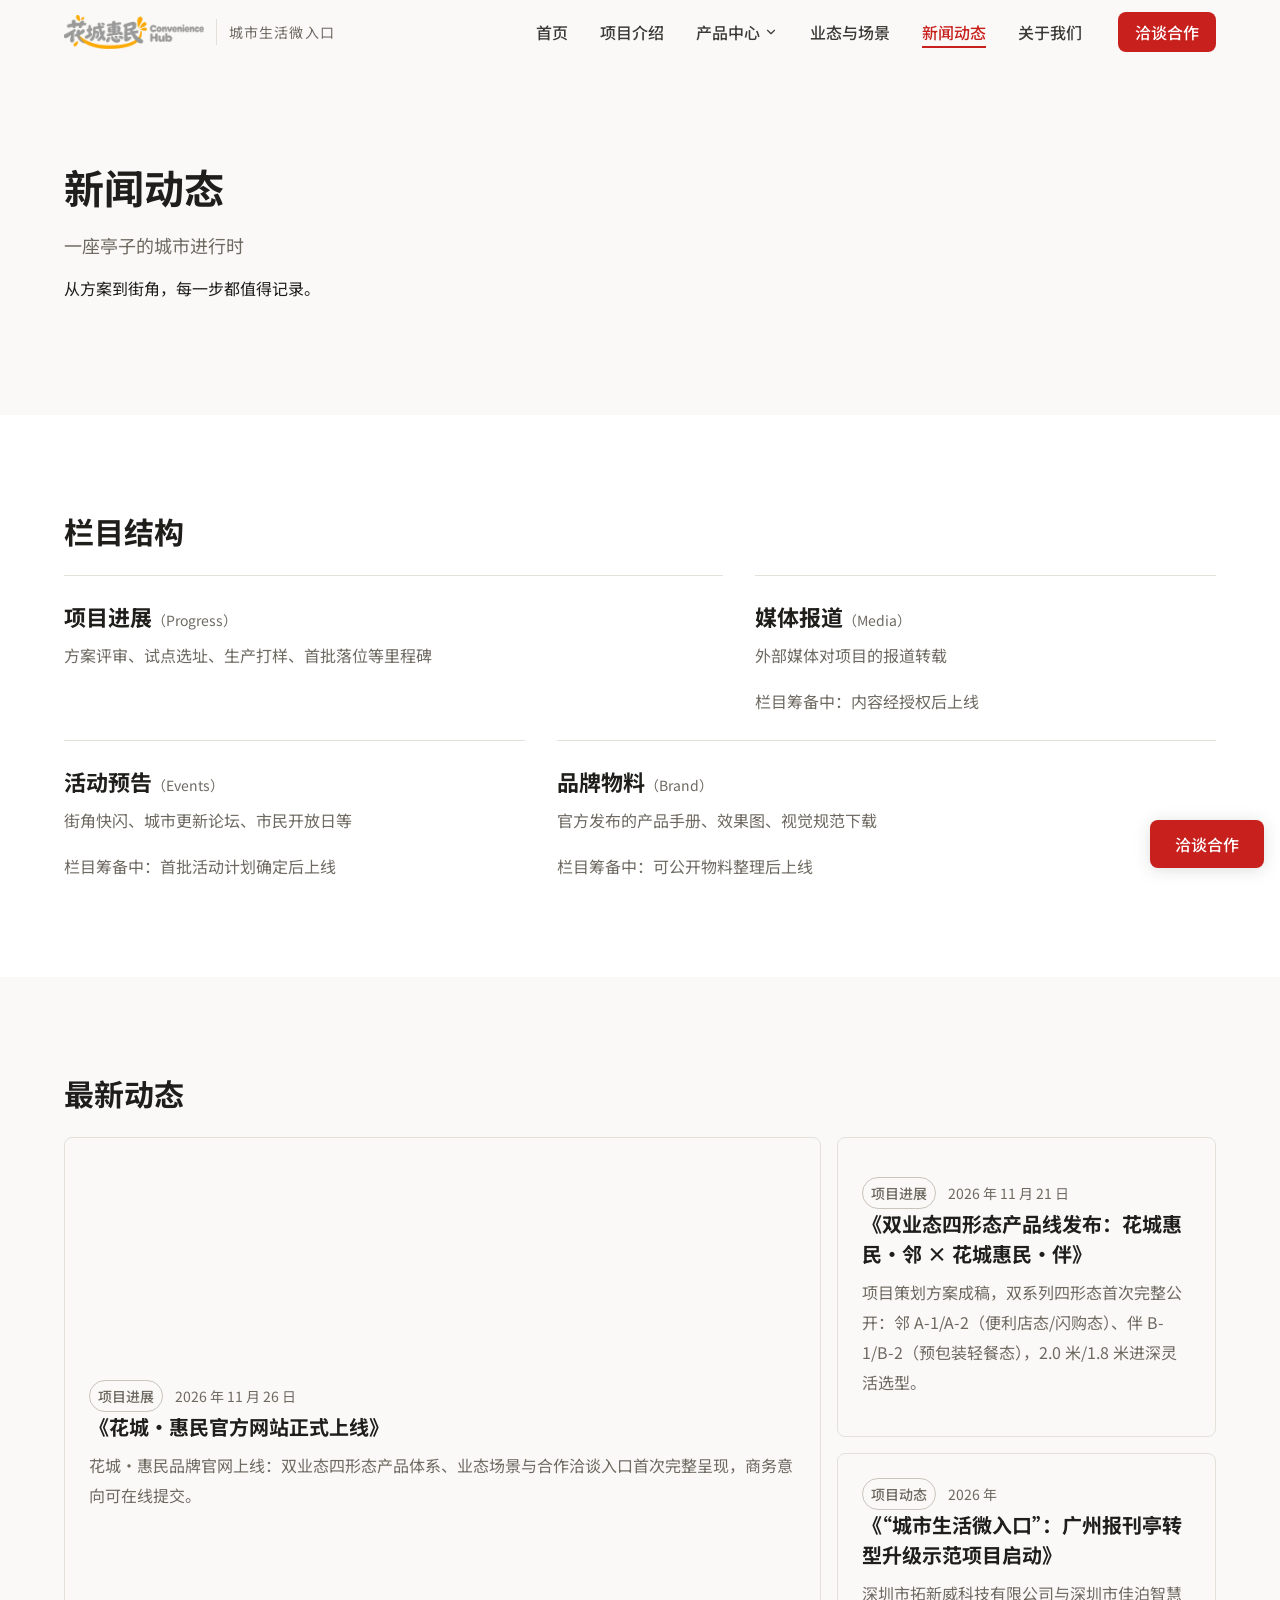
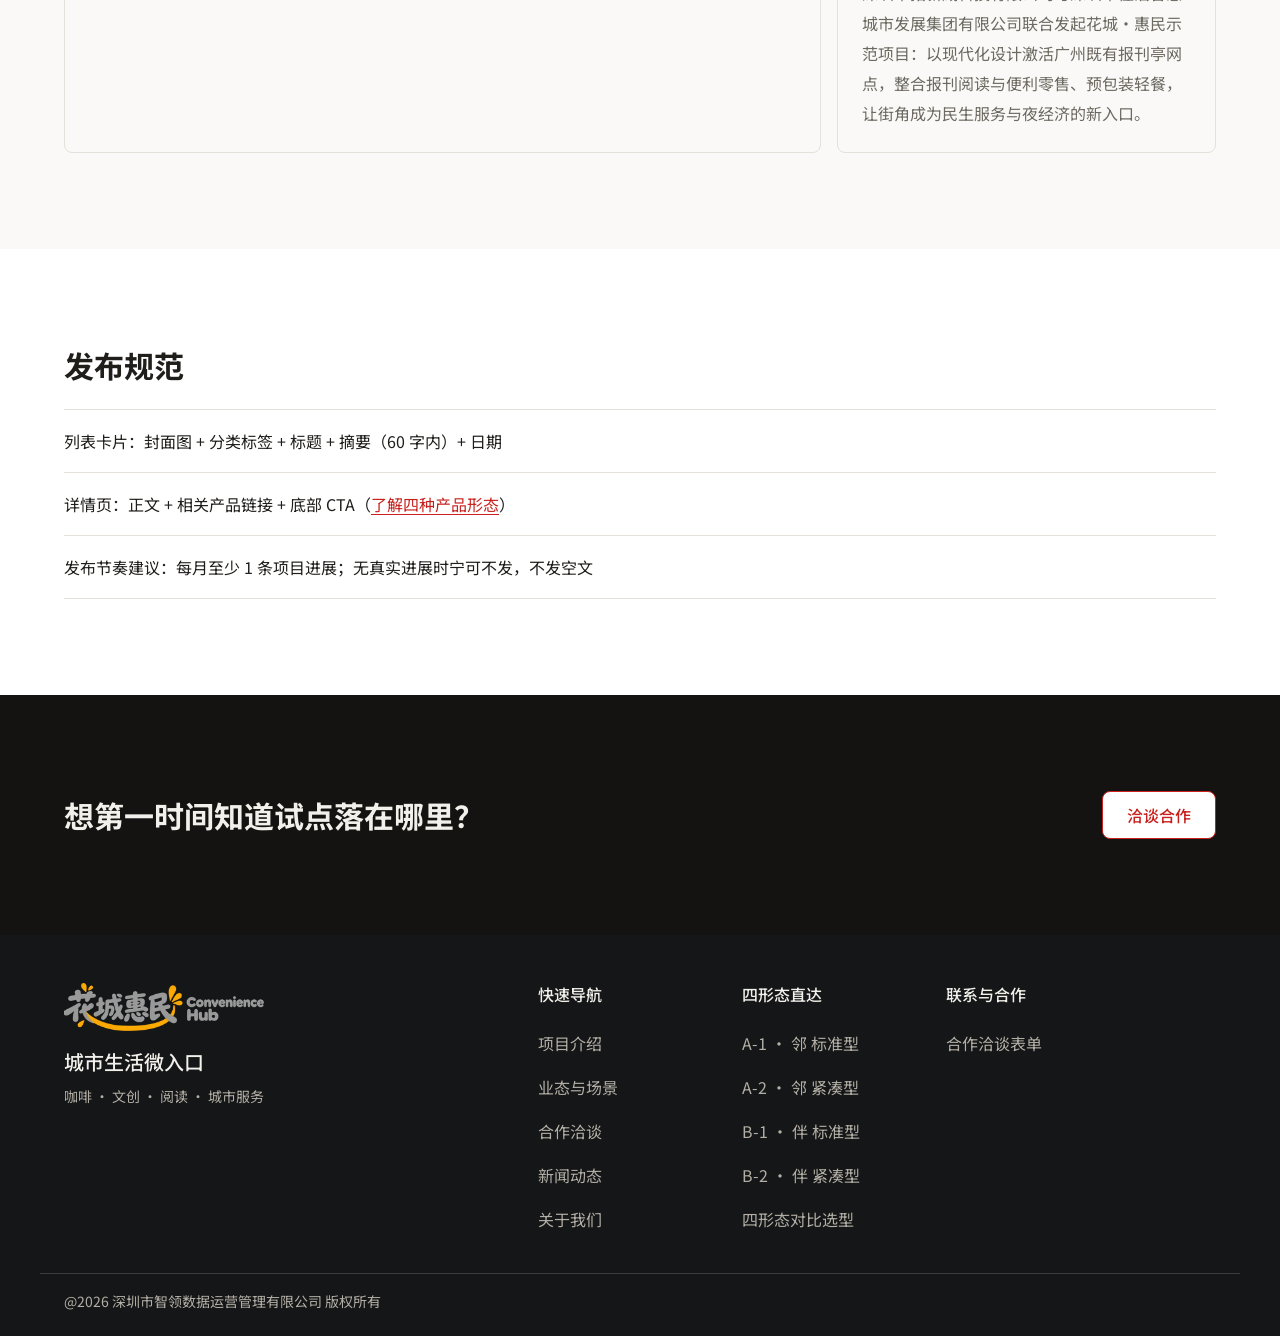
<file: news/index.html>
<!DOCTYPE html><html lang="zh-CN"><head><meta charset="utf-8"><meta name="viewport" content="width=device-width, initial-scale=1"><link rel="icon" type="image/png" href="/favicon.png"><!-- 自托管字体：swap + 系统栈兜底（3.x）；主正文 400 预载 --><link rel="preload" href="/fonts/noto-sans-sc-400.woff2" as="font" type="font/woff2" crossorigin><link rel="stylesheet" href="/fonts/fonts.css"><!-- 标准元信息 --><title>新闻动态 - 花城·惠民 城市微入口</title><meta name="description" content="花城·惠民城市微入口示范项目的最新动态：规划进展、试点落地、媒体报道与活动预告。"><link rel="canonical" href="https://aiguangli.com/news/"><meta name="generator" content="Astro v7.4.13"><!-- Open Graph --><meta property="og:site_name" content="花城·惠民"><meta property="og:type" content="website"><meta property="og:title" content="新闻动态 - 花城·惠民 城市微入口"><meta property="og:description" content="花城·惠民城市微入口示范项目的最新动态：规划进展、试点落地、媒体报道与活动预告。"><meta property="og:url" content="https://aiguangli.com/news/"><meta property="og:image" content="https://aiguangli.com/og-default.jpg"><meta property="og:locale" content="zh_CN"><!-- Twitter Card --><meta name="twitter:card" content="summary_large_image"><meta name="twitter:title" content="新闻动态 - 花城·惠民 城市微入口"><meta name="twitter:description" content="花城·惠民城市微入口示范项目的最新动态：规划进展、试点落地、媒体报道与活动预告。"><meta name="twitter:image" content="https://aiguangli.com/og-default.jpg"><link rel="stylesheet" href="/_astro/SectionHead.Chd_qyUk.css"><style>.page-head__sub[data-astro-cid-z6xhinuh]{margin-bottom:var(--space-12)}.column-grid[data-astro-cid-z6xhinuh]{gap:var(--space-24) var(--space-32);display:grid}@media (width>=768px){.column-grid[data-astro-cid-z6xhinuh]{grid-template-columns:repeat(12,1fr)}.column-item[data-astro-cid-z6xhinuh]:first-child{grid-column:span 7}.column-item[data-astro-cid-z6xhinuh]:nth-child(2),.column-item[data-astro-cid-z6xhinuh]:nth-child(3){grid-column:span 5}.column-item[data-astro-cid-z6xhinuh]:nth-child(4){grid-column:span 7}}.column-item[data-astro-cid-z6xhinuh]{border-top:var(--border-width) solid var(--border);padding-top:var(--space-24)}.column-item[data-astro-cid-z6xhinuh] h3[data-astro-cid-z6xhinuh]{margin:0 0 var(--space-8);font-size:var(--fs-h3);line-height:var(--lh-h3)}.column-item[data-astro-cid-z6xhinuh] h3[data-astro-cid-z6xhinuh] small[data-astro-cid-z6xhinuh]{font-size:var(--fs-caption);color:var(--text-muted);font-weight:var(--weight-regular)}.column-item[data-astro-cid-z6xhinuh] p[data-astro-cid-z6xhinuh]{color:var(--text-muted)}.column-item[data-astro-cid-z6xhinuh] p[data-astro-cid-z6xhinuh]:last-child{margin-bottom:0}.news-grid[data-astro-cid-z6xhinuh]{gap:var(--space-16);grid-template-columns:1fr;display:grid}@media (width>=768px){.news-grid[data-astro-cid-z6xhinuh]{grid-template-rows:repeat(2,1fr);grid-template-columns:2fr 1fr}.news-card--featured[data-astro-cid-z6xhinuh]{grid-row:span 2}}.news-card[data-astro-cid-z6xhinuh]{border:var(--border-width) solid var(--border);border-radius:var(--radius-base);padding:var(--space-24);flex-direction:column;justify-content:center;min-height:112px;display:flex}.news-card--featured[data-astro-cid-z6xhinuh]{min-height:176px}.news-card__meta[data-astro-cid-z6xhinuh]{align-items:center;gap:var(--space-12);margin:0 0 var(--space-8);font-size:var(--fs-caption);line-height:var(--lh-caption);color:var(--text-muted);display:flex}.news-card__tag[data-astro-cid-z6xhinuh]{border:var(--border-width) solid var(--border-strong);border-radius:var(--radius-full);padding:var(--space-4) var(--space-8);font-weight:var(--weight-medium)}.news-card[data-astro-cid-z6xhinuh] h3[data-astro-cid-z6xhinuh]{margin:0 0 var(--space-8);font-size:var(--fs-h4);line-height:var(--lh-h4)}.news-card[data-astro-cid-z6xhinuh] p[data-astro-cid-z6xhinuh]{color:var(--text-muted);margin:0}.spec-list[data-astro-cid-z6xhinuh]{margin:0;padding:0;list-style:none}.spec-list[data-astro-cid-z6xhinuh] li[data-astro-cid-z6xhinuh]{border-top:var(--border-width) solid var(--border);padding-block:var(--space-16)}.spec-list[data-astro-cid-z6xhinuh] li[data-astro-cid-z6xhinuh]:last-child{border-bottom:var(--border-width) solid var(--border)}.cta-row[data-astro-cid-z6xhinuh]{align-items:flex-start;gap:var(--space-24);flex-direction:column;display:flex}@media (width>=768px){.cta-row[data-astro-cid-z6xhinuh]{flex-direction:row;justify-content:space-between;align-items:center}}.cta-row[data-astro-cid-z6xhinuh] h2[data-astro-cid-z6xhinuh]{margin:0}.cta-row[data-astro-cid-z6xhinuh]>.btn{flex:none}
</style></head><body><a class="skip-link" href="#main">跳到主要内容</a><header class="site-header" data-site-header data-astro-cid-fzpbxy5g><div class="container site-header__inner" data-astro-cid-fzpbxy5g><a href="/" class="site-header__brand" aria-label="花城惠民 首页" data-astro-cid-fzpbxy5g><img src="/_astro/logo.DCA-ymvn_ZodDix.webp" srcset="/_astro/logo.DCA-ymvn_ZG1SD0.webp 320w, /_astro/logo.DCA-ymvn_Z1X0Pj0.webp 480w, /_astro/logo.DCA-ymvn_Z1oNHcW.webp 800w" alt="花城·惠民" sizes="140px" loading="eager" decoding="async" style="width: 140px; height: auto;" width="1608" height="386"><span class="site-header__tagline" aria-hidden="true" data-astro-cid-fzpbxy5g>城市生活微入口</span></a><nav class="site-nav" aria-label="主导航" data-astro-cid-fzpbxy5g><ul class="site-nav__list" data-astro-cid-fzpbxy5g><li data-astro-cid-fzpbxy5g><a href="/" class="site-nav__link" data-astro-cid-fzpbxy5g>首页</a></li><li data-astro-cid-fzpbxy5g><a href="/about" class="site-nav__link" data-astro-cid-fzpbxy5g>项目介绍</a></li><li class="site-nav__drop" data-drop data-astro-cid-fzpbxy5g><button type="button" class="site-nav__link" aria-expanded="false" aria-haspopup="true" data-drop-trigger data-astro-cid-fzpbxy5g>产品中心<span class="icon site-nav__chevron" style="width:14px;height:14px" aria-hidden="true" data-astro-cid-ccg5yoga><svg xmlns="http://www.w3.org/2000/svg" width="1em" height="1em" viewBox="0 0 24 24"><path fill="none" stroke="currentColor" stroke-linecap="round" stroke-linejoin="round" stroke-width="2" d="m6 9l6 6l6-6"/></svg></span></button><ul class="site-nav__menu" data-astro-cid-fzpbxy5g><li data-astro-cid-fzpbxy5g><a href="/products/a1" data-astro-cid-fzpbxy5g><span class="site-nav__badge" data-astro-cid-fzpbxy5g>A-1</span><span data-astro-cid-fzpbxy5g>· 邻 标准型</span></a></li><li data-astro-cid-fzpbxy5g><a href="/products/a2" data-astro-cid-fzpbxy5g><span class="site-nav__badge" data-astro-cid-fzpbxy5g>A-2</span><span data-astro-cid-fzpbxy5g>· 邻 紧凑型</span></a></li><li data-astro-cid-fzpbxy5g><a href="/products/b1" data-astro-cid-fzpbxy5g><span class="site-nav__badge" data-astro-cid-fzpbxy5g>B-1</span><span data-astro-cid-fzpbxy5g>· 伴 标准型</span></a></li><li data-astro-cid-fzpbxy5g><a href="/products/b2" data-astro-cid-fzpbxy5g><span class="site-nav__badge" data-astro-cid-fzpbxy5g>B-2</span><span data-astro-cid-fzpbxy5g>· 伴 紧凑型</span></a></li><li data-astro-cid-fzpbxy5g><a href="/products" data-astro-cid-fzpbxy5g><span data-astro-cid-fzpbxy5g>四形态对比选型</span></a></li></ul></li><li data-astro-cid-fzpbxy5g><a href="/business" class="site-nav__link" data-astro-cid-fzpbxy5g>业态与场景</a></li><li data-astro-cid-fzpbxy5g><a href="/news" aria-current="page" class="site-nav__link is-active" data-astro-cid-fzpbxy5g>新闻动态</a></li><li data-astro-cid-fzpbxy5g><a href="/contact" class="site-nav__link" data-astro-cid-fzpbxy5g>关于我们</a></li></ul></nav><div class="site-header__actions" data-astro-cid-fzpbxy5g><div class="site-header__cta" data-astro-cid-fzpbxy5g><a href="/cooperation#form" data-astro-cid-ekguhzzh="true" class="btn btn--primary btn--compact"><span class="btn__label" data-astro-cid-ekguhzzh>洽谈合作</span></a></div><button type="button" class="site-header__burger" aria-expanded="false" aria-controls="mobile-drawer" aria-label="打开菜单" data-drawer-open data-astro-cid-fzpbxy5g><span class="icon" style="width:22px;height:22px" aria-hidden="true" data-astro-cid-ccg5yoga><svg xmlns="http://www.w3.org/2000/svg" width="1em" height="1em" viewBox="0 0 24 24"><path fill="none" stroke="currentColor" stroke-linecap="round" stroke-linejoin="round" stroke-width="2" d="M4 5h16M4 12h16M4 19h16"/></svg></span></button></div></div></header><div class="drawer-mask" data-drawer-mask hidden data-astro-cid-fzpbxy5g></div><nav id="mobile-drawer" class="drawer" aria-label="移动端导航" data-drawer hidden data-astro-cid-fzpbxy5g><div class="drawer__head" data-astro-cid-fzpbxy5g><img src="/_astro/logo.DCA-ymvn_ZodDix.webp" srcset="/_astro/logo.DCA-ymvn_ZG1SD0.webp 320w, /_astro/logo.DCA-ymvn_Z1X0Pj0.webp 480w, /_astro/logo.DCA-ymvn_Z1oNHcW.webp 800w" alt="花城·惠民" sizes="128px" loading="eager" decoding="async" style="width: 128px; height: auto;" width="1608" height="386"><button type="button" class="drawer__close" aria-label="关闭菜单" data-drawer-close data-astro-cid-fzpbxy5g><span class="icon" style="width:22px;height:22px" aria-hidden="true" data-astro-cid-ccg5yoga><svg xmlns="http://www.w3.org/2000/svg" width="1em" height="1em" viewBox="0 0 24 24"><path fill="none" stroke="currentColor" stroke-linecap="round" stroke-linejoin="round" stroke-width="2" d="M18 6L6 18M6 6l12 12"/></svg></span></button></div><ul class="drawer__list" data-astro-cid-fzpbxy5g><li data-astro-cid-fzpbxy5g><a href="/" class="drawer__link" data-astro-cid-fzpbxy5g>首页</a></li><li data-astro-cid-fzpbxy5g><a href="/about" class="drawer__link" data-astro-cid-fzpbxy5g>项目介绍</a></li><li data-astro-cid-fzpbxy5g><a href="/products" class="drawer__link" data-astro-cid-fzpbxy5g>产品中心</a></li><li data-astro-cid-fzpbxy5g><a href="/products/a1" class="drawer__link drawer__link--sub" data-astro-cid-fzpbxy5g>A-1 · 邻 标准型</a></li><li data-astro-cid-fzpbxy5g><a href="/products/a2" class="drawer__link drawer__link--sub" data-astro-cid-fzpbxy5g>A-2 · 邻 紧凑型</a></li><li data-astro-cid-fzpbxy5g><a href="/products/b1" class="drawer__link drawer__link--sub" data-astro-cid-fzpbxy5g>B-1 · 伴 标准型</a></li><li data-astro-cid-fzpbxy5g><a href="/products/b2" class="drawer__link drawer__link--sub" data-astro-cid-fzpbxy5g>B-2 · 伴 紧凑型</a></li><li data-astro-cid-fzpbxy5g><a href="/products" class="drawer__link drawer__link--sub" data-astro-cid-fzpbxy5g>四形态对比选型</a></li><li data-astro-cid-fzpbxy5g><a href="/business" class="drawer__link" data-astro-cid-fzpbxy5g>业态与场景</a></li><li data-astro-cid-fzpbxy5g><a href="/news" aria-current="page" class="drawer__link is-active" data-astro-cid-fzpbxy5g>新闻动态</a></li><li data-astro-cid-fzpbxy5g><a href="/contact" class="drawer__link" data-astro-cid-fzpbxy5g>关于我们</a></li></ul><div class="drawer__cta" data-astro-cid-fzpbxy5g><a href="/cooperation#form" data-astro-cid-ekguhzzh="true" class="btn btn--primary"><span class="btn__label" data-astro-cid-ekguhzzh>洽谈合作</span></a></div></nav><script type="module">var e=document.querySelector(`[data-site-header]`);if(e){let t=!1,n=()=>{e.classList.toggle(`is-scrolled`,window.scrollY>8),t=!1};window.addEventListener(`scroll`,()=>{t||(t=!0,requestAnimationFrame(n))},{passive:!0}),n()}var t=document.querySelector(`[data-drawer]`),n=document.querySelector(`[data-drawer-mask]`),r=document.querySelector(`[data-drawer-open]`),i=document.querySelector(`[data-drawer-close]`),a=e=>{t&&n&&r&&(t.toggleAttribute(`hidden`,!e),n.toggleAttribute(`hidden`,!e),r.setAttribute(`aria-expanded`,String(e)),r.setAttribute(`aria-label`,e?`关闭菜单`:`打开菜单`),document.body.style.overflow=e?`hidden`:``,e?t.querySelector(`a, button`)?.focus():r.focus())};r?.addEventListener(`click`,()=>a(t?.hasAttribute(`hidden`)??!1)),i?.addEventListener(`click`,()=>a(!1)),n?.addEventListener(`click`,()=>a(!1)),document.addEventListener(`keydown`,e=>{if(e.key!==`Escape`)return;if(t&&!t.hasAttribute(`hidden`)){a(!1);return}let n=document.activeElement?.closest(`[data-drop]`)?.querySelector(`[data-drop-trigger]`);n instanceof HTMLElement&&n.blur()}),t?.addEventListener(`keydown`,e=>{if(e.key!==`Tab`)return;let n=t.querySelectorAll(`a[href], button:not([disabled])`);if(n.length===0)return;let r=n[0],i=n[n.length-1];e.shiftKey&&document.activeElement===r?(e.preventDefault(),i.focus()):!e.shiftKey&&document.activeElement===i&&(e.preventDefault(),r.focus())}),document.querySelectorAll(`[data-drop]`).forEach(e=>{let t=e.querySelector(`[data-drop-trigger]`);if(!t)return;let n=e=>t.setAttribute(`aria-expanded`,String(e));e.addEventListener(`mouseenter`,()=>n(!0)),e.addEventListener(`mouseleave`,()=>n(!1)),e.addEventListener(`focusin`,()=>n(!0)),e.addEventListener(`focusout`,t=>{e.contains(t.relatedTarget)||n(!1)})});</script><main id="main"><header class="section page-head" data-astro-cid-z6xhinuh><div class="container" data-astro-cid-z6xhinuh><h1 data-astro-cid-z6xhinuh>新闻动态</h1><p class="page-head__sub lead" data-astro-cid-z6xhinuh>一座亭子的城市进行时</p><p class="measure" data-astro-cid-z6xhinuh>从方案到街角，每一步都值得记录。</p></div></header><section class="section section--surface" data-astro-cid-z6xhinuh><div class="container" data-astro-cid-z6xhinuh><header class="section-head" data-astro-cid-sjgajsms><h2 data-astro-cid-sjgajsms>栏目结构</h2></header><div class="column-grid" data-astro-cid-z6xhinuh><article class="column-item" data-astro-cid-z6xhinuh><h3 data-astro-cid-z6xhinuh>项目进展<small data-astro-cid-z6xhinuh>（Progress）</small></h3><p data-astro-cid-z6xhinuh>方案评审、试点选址、生产打样、首批落位等里程碑</p></article><article class="column-item" data-astro-cid-z6xhinuh><h3 data-astro-cid-z6xhinuh>媒体报道<small data-astro-cid-z6xhinuh>（Media）</small></h3><p data-astro-cid-z6xhinuh>外部媒体对项目的报道转载</p><p data-astro-cid-z6xhinuh>栏目筹备中：内容经授权后上线</p></article><article class="column-item" data-astro-cid-z6xhinuh><h3 data-astro-cid-z6xhinuh>活动预告<small data-astro-cid-z6xhinuh>（Events）</small></h3><p data-astro-cid-z6xhinuh>街角快闪、城市更新论坛、市民开放日等</p><p data-astro-cid-z6xhinuh>栏目筹备中：首批活动计划确定后上线</p></article><article class="column-item" data-astro-cid-z6xhinuh><h3 data-astro-cid-z6xhinuh>品牌物料<small data-astro-cid-z6xhinuh>（Brand）</small></h3><p data-astro-cid-z6xhinuh>官方发布的产品手册、效果图、视觉规范下载</p><p data-astro-cid-z6xhinuh>栏目筹备中：可公开物料整理后上线</p></article></div></div></section><section class="section" data-astro-cid-z6xhinuh><div class="container" data-astro-cid-z6xhinuh><header class="section-head" data-astro-cid-sjgajsms><h2 data-astro-cid-sjgajsms>最新动态</h2></header><div class="news-grid" data-astro-cid-z6xhinuh><article class="news-card news-card--featured" data-astro-cid-z6xhinuh><p class="news-card__meta" data-astro-cid-z6xhinuh><span class="news-card__tag" data-astro-cid-z6xhinuh>项目进展</span><time datetime="2026-11-26" data-astro-cid-z6xhinuh>2026 年 11 月 26 日</time></p><h3 data-astro-cid-z6xhinuh>《花城·惠民官方网站正式上线》</h3><p data-astro-cid-z6xhinuh>花城·惠民品牌官网上线：双业态四形态产品体系、业态场景与合作洽谈入口首次完整呈现，商务意向可在线提交。</p></article><article class="news-card" data-astro-cid-z6xhinuh><p class="news-card__meta" data-astro-cid-z6xhinuh><span class="news-card__tag" data-astro-cid-z6xhinuh>项目进展</span><time datetime="2026-11-21" data-astro-cid-z6xhinuh>2026 年 11 月 21 日</time></p><h3 data-astro-cid-z6xhinuh>《双业态四形态产品线发布：花城惠民·邻 × 花城惠民·伴》</h3><p data-astro-cid-z6xhinuh>项目策划方案成稿，双系列四形态首次完整公开：邻 A-1/A-2（便利店态/闪购态）、伴 B-1/B-2（预包装轻餐态），2.0 米/1.8 米进深灵活选型。</p></article><article class="news-card" data-astro-cid-z6xhinuh><p class="news-card__meta" data-astro-cid-z6xhinuh><span class="news-card__tag" data-astro-cid-z6xhinuh>项目动态</span><time datetime="2026" data-astro-cid-z6xhinuh>2026 年</time></p><h3 data-astro-cid-z6xhinuh>《“城市生活微入口”：广州报刊亭转型升级示范项目启动》</h3><p data-astro-cid-z6xhinuh>深圳市拓新威科技有限公司与深圳市佳泊智慧城市发展集团有限公司联合发起花城·惠民示范项目：以现代化设计激活广州既有报刊亭网点，整合报刊阅读与便利零售、预包装轻餐，让街角成为民生服务与夜经济的新入口。</p></article></div></div></section><section class="section section--surface" data-astro-cid-z6xhinuh><div class="container" data-astro-cid-z6xhinuh><header class="section-head" data-astro-cid-sjgajsms><h2 data-astro-cid-sjgajsms>发布规范</h2></header><ul class="spec-list" data-astro-cid-z6xhinuh><li data-astro-cid-z6xhinuh>列表卡片：封面图 + 分类标签 + 标题 + 摘要（60 字内）+ 日期</li><li data-astro-cid-z6xhinuh>详情页：正文 + 相关产品链接 + 底部 CTA（<a href="/products" data-astro-cid-z6xhinuh>了解四种产品形态</a>）</li><li data-astro-cid-z6xhinuh>发布节奏建议：每月至少 1 条项目进展；无真实进展时宁可不发，不发空文</li></ul></div></section><section class="section section--night" data-astro-cid-z6xhinuh><div class="container cta-row" data-astro-cid-z6xhinuh><div class="cta-row__text" data-astro-cid-z6xhinuh><h2 data-astro-cid-z6xhinuh>想第一时间知道试点落在哪里？</h2></div><a href="/cooperation#form" data-astro-cid-ekguhzzh="true" class="btn btn--secondary"><span class="btn__label" data-astro-cid-ekguhzzh>洽谈合作</span></a></div></section></main><footer class="site-footer" data-astro-cid-nns7i3if><div class="container site-footer__grid" data-astro-cid-nns7i3if><div class="site-footer__brand" data-astro-cid-nns7i3if><img src="/_astro/logo.DCA-ymvn_ZodDix.webp" srcset="/_astro/logo.DCA-ymvn_ZG1SD0.webp 320w, /_astro/logo.DCA-ymvn_Z1X0Pj0.webp 480w, /_astro/logo.DCA-ymvn_Z1oNHcW.webp 800w" alt="花城·惠民" sizes="200px" loading="eager" decoding="async" style="width: 200px; height: auto;" width="1608" height="386" class="site-footer__logo"><p class="site-footer__tagline" data-astro-cid-nns7i3if>城市生活微入口</p><p class="site-footer__tags" data-astro-cid-nns7i3if>咖啡 · 文创 · 阅读 · 城市服务</p></div><nav aria-label="快速导航" data-astro-cid-nns7i3if><h2 class="site-footer__heading" data-astro-cid-nns7i3if>快速导航</h2><ul data-astro-cid-nns7i3if><li data-astro-cid-nns7i3if><a href="/about" data-astro-cid-nns7i3if>项目介绍</a></li><li data-astro-cid-nns7i3if><a href="/business" data-astro-cid-nns7i3if>业态与场景</a></li><li data-astro-cid-nns7i3if><a href="/cooperation" data-astro-cid-nns7i3if>合作洽谈</a></li><li data-astro-cid-nns7i3if><a href="/news" data-astro-cid-nns7i3if>新闻动态</a></li><li data-astro-cid-nns7i3if><a href="/contact" data-astro-cid-nns7i3if>关于我们</a></li></ul></nav><nav aria-label="四形态直达" data-astro-cid-nns7i3if><h2 class="site-footer__heading" data-astro-cid-nns7i3if>四形态直达</h2><ul data-astro-cid-nns7i3if><li data-astro-cid-nns7i3if><a href="/products/a1" data-astro-cid-nns7i3if>A-1 · 邻 标准型</a></li><li data-astro-cid-nns7i3if><a href="/products/a2" data-astro-cid-nns7i3if>A-2 · 邻 紧凑型</a></li><li data-astro-cid-nns7i3if><a href="/products/b1" data-astro-cid-nns7i3if>B-1 · 伴 标准型</a></li><li data-astro-cid-nns7i3if><a href="/products/b2" data-astro-cid-nns7i3if>B-2 · 伴 紧凑型</a></li><li data-astro-cid-nns7i3if><a href="/products" data-astro-cid-nns7i3if>四形态对比选型</a></li></ul></nav><div data-astro-cid-nns7i3if><h2 class="site-footer__heading" data-astro-cid-nns7i3if>联系与合作</h2><ul data-astro-cid-nns7i3if><li data-astro-cid-nns7i3if><a href="/cooperation#form" data-astro-cid-nns7i3if>合作洽谈表单</a></li></ul></div></div><div class="container site-footer__legal" data-astro-cid-nns7i3if><p data-astro-cid-nns7i3if><small data-astro-cid-nns7i3if>@2026 深圳市智领数据运营管理有限公司 版权所有</small><!-- 备案行：ICP/公安备案号待取得后补加（无源项不虚构） --></p></div></footer><div class="floating-cta" data-astro-cid-5m7y4e7n><a href="/cooperation#form" aria-label="洽谈合作" data-astro-cid-ekguhzzh="true" class="btn btn--primary"><span class="btn__label" data-astro-cid-ekguhzzh>
    洽谈合作
  </span></a></div></body></html>
</file>
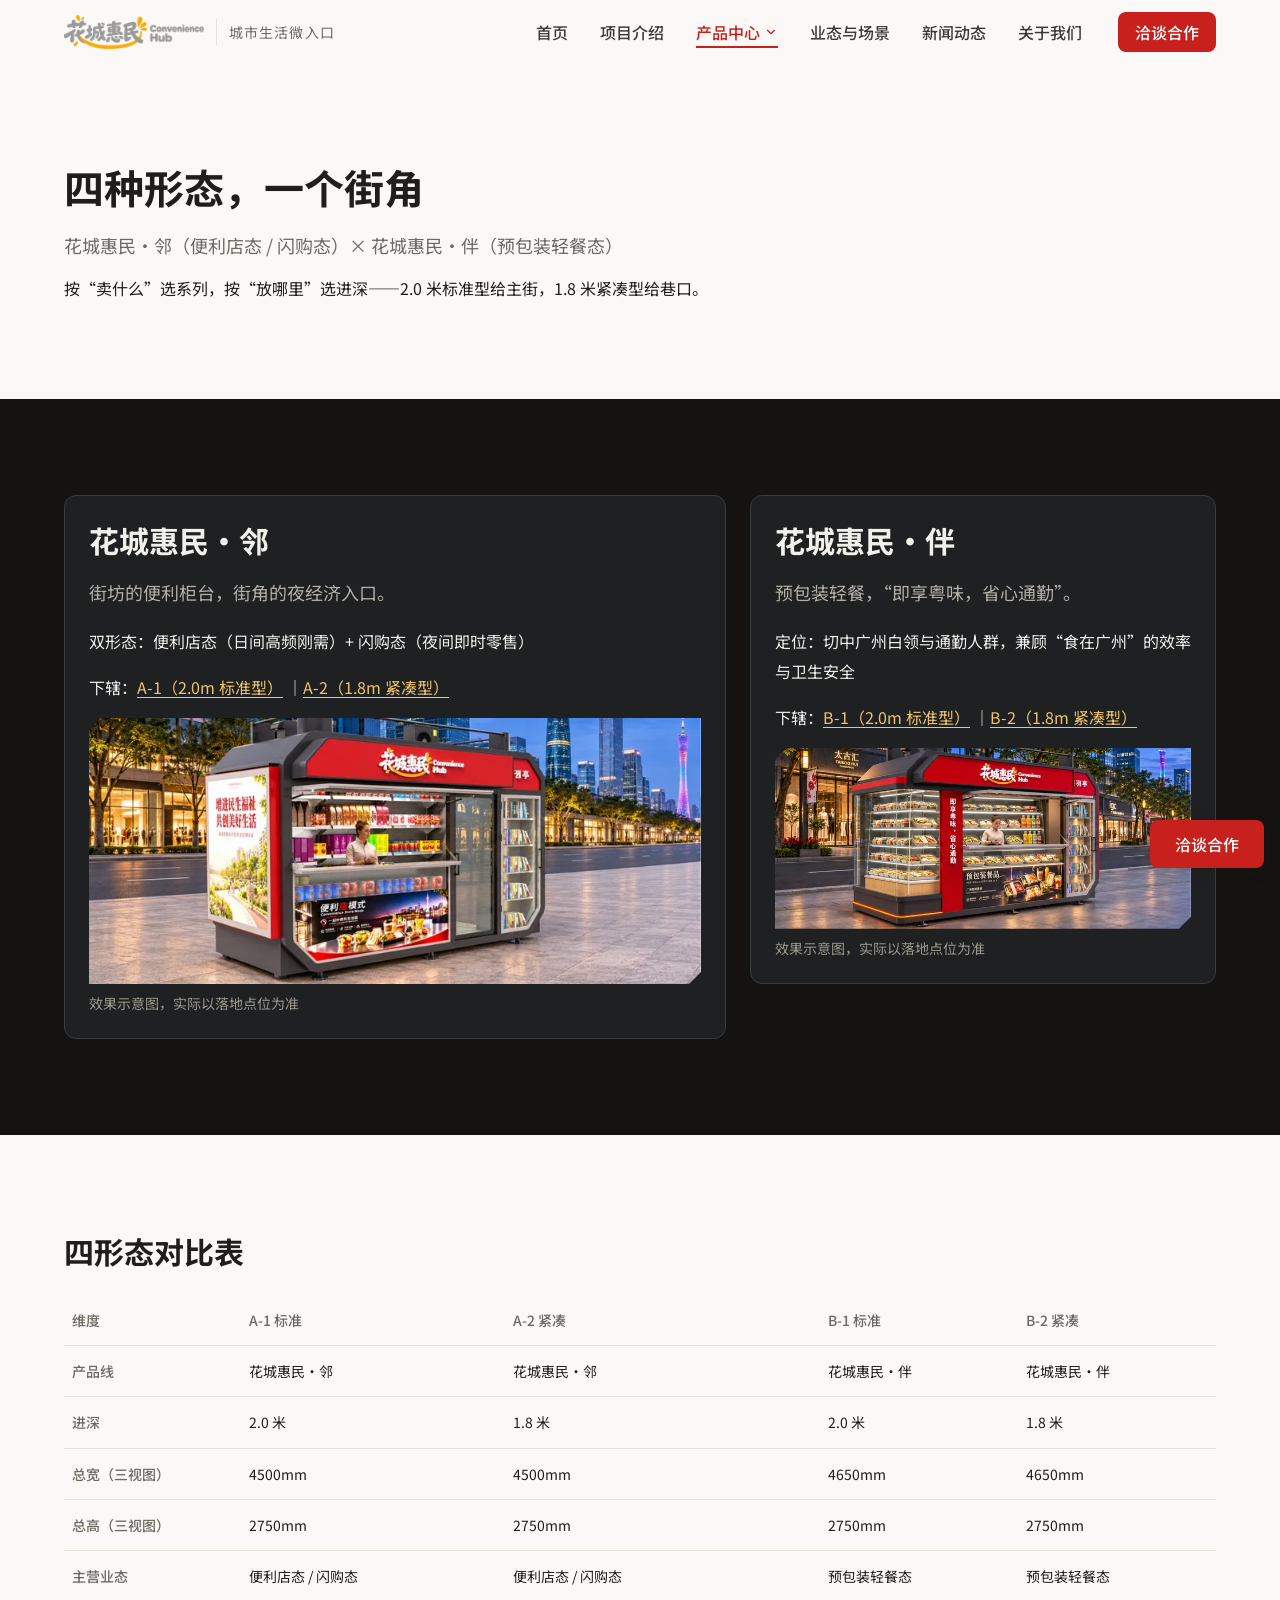
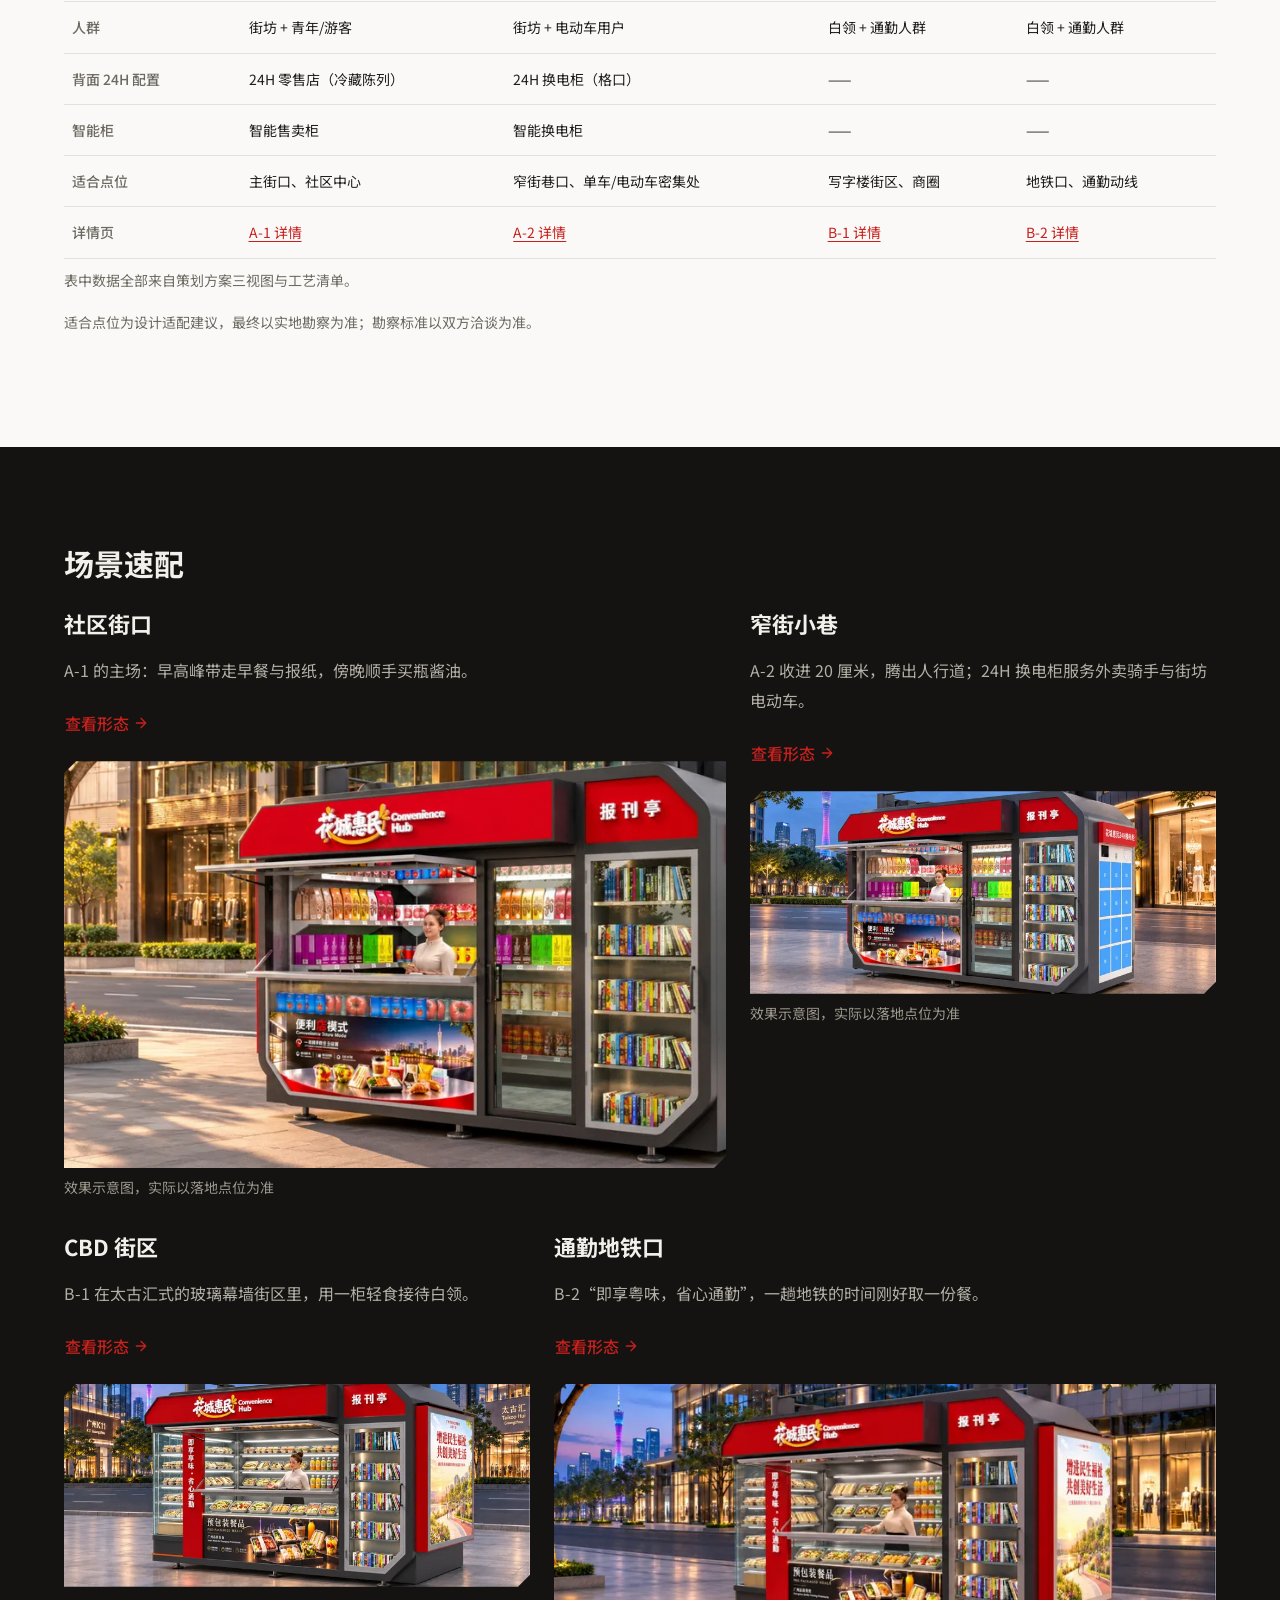
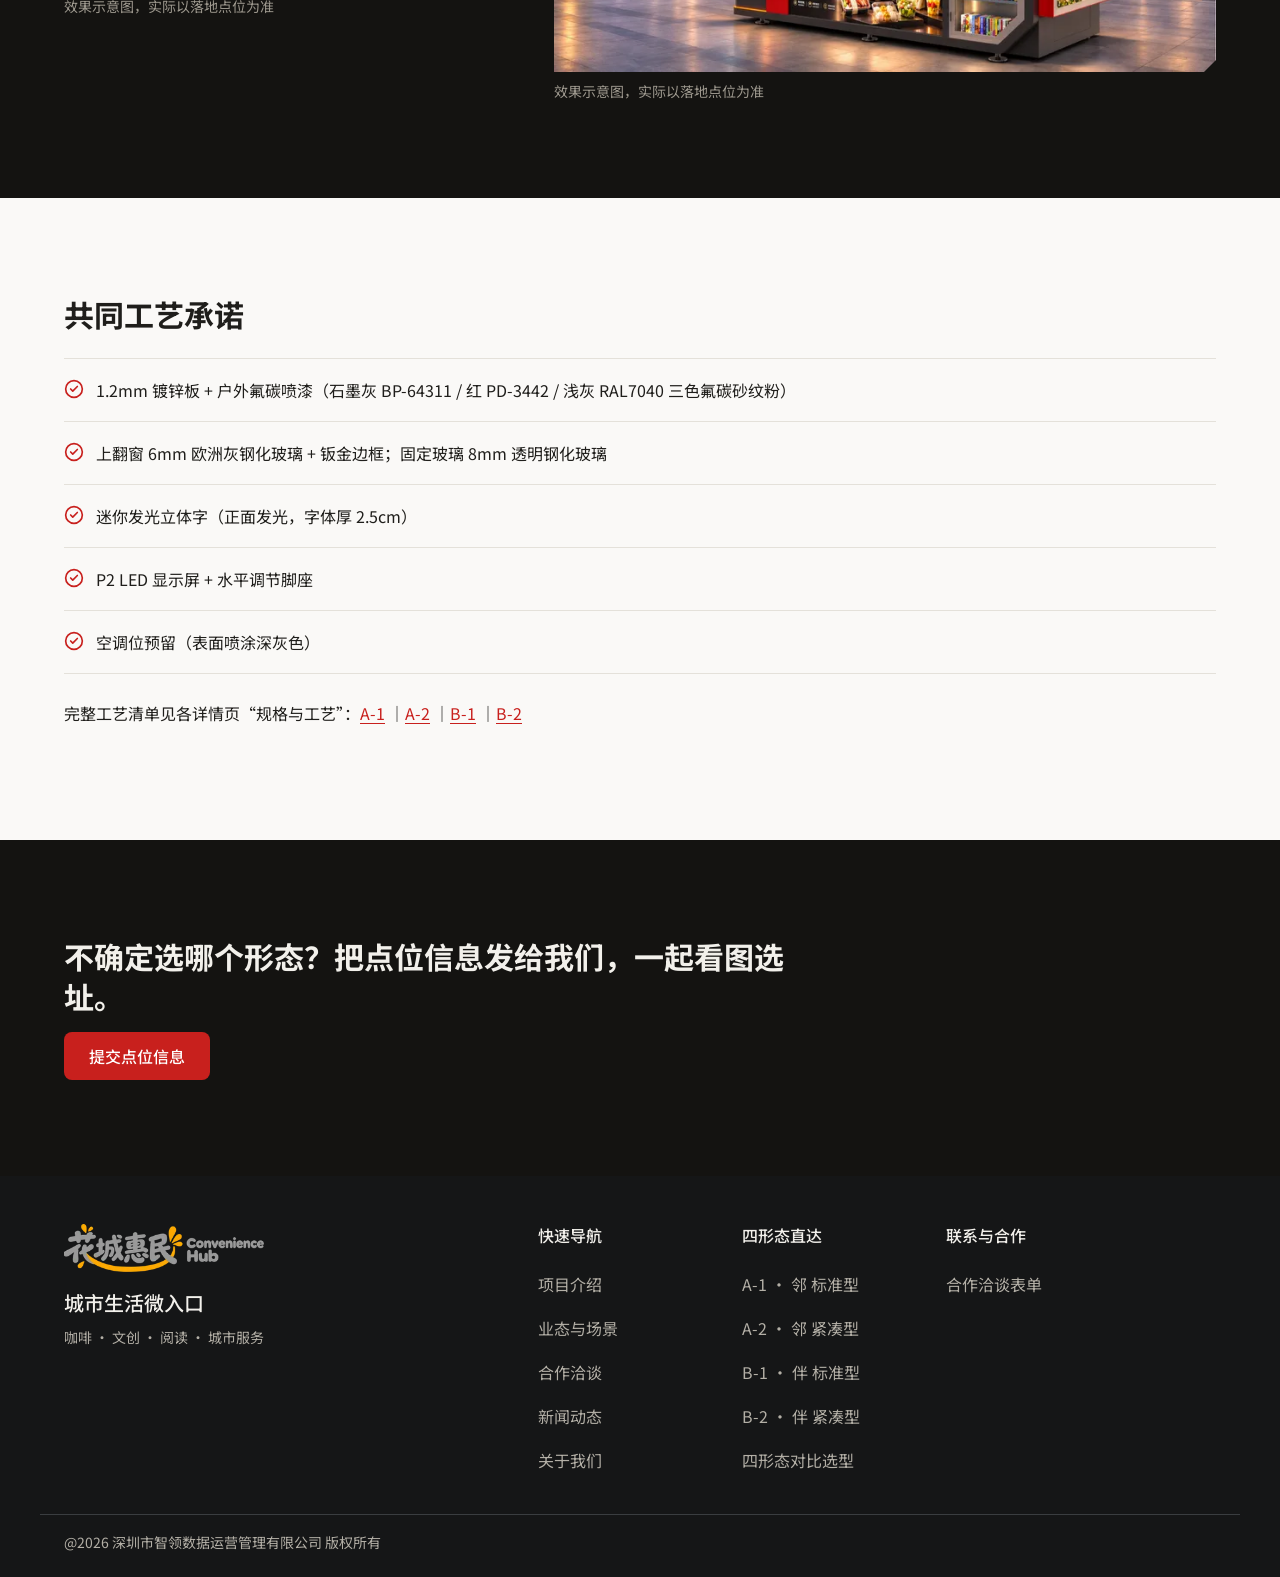
<file: products/index.html>
<!DOCTYPE html><html lang="zh-CN"><head><meta charset="utf-8"><meta name="viewport" content="width=device-width, initial-scale=1"><link rel="icon" type="image/png" href="/favicon.png"><!-- 自托管字体：swap + 系统栈兜底（3.x）；主正文 400 预载 --><link rel="preload" href="/fonts/noto-sans-sc-400.woff2" as="font" type="font/woff2" crossorigin><link rel="stylesheet" href="/fonts/fonts.css"><!-- 标准元信息 --><title>产品中心 - 花城惠民·邻 / 花城惠民·伴 四形态城市微枢纽</title><meta name="description" content="A-1/A-2 便利店与闪购形态、B-1/B-2 预包装轻餐形态：2.0m/1.8m 进深灵活选型，适配社区街巷、商圈与通勤动线。"><link rel="canonical" href="https://aiguangli.com/products/"><meta name="generator" content="Astro v7.4.13"><!-- Open Graph --><meta property="og:site_name" content="花城·惠民"><meta property="og:type" content="website"><meta property="og:title" content="产品中心 - 花城惠民·邻 / 花城惠民·伴 四形态城市微枢纽"><meta property="og:description" content="A-1/A-2 便利店与闪购形态、B-1/B-2 预包装轻餐形态：2.0m/1.8m 进深灵活选型，适配社区街巷、商圈与通勤动线。"><meta property="og:url" content="https://aiguangli.com/products/"><meta property="og:image" content="https://aiguangli.com/og-default.jpg"><meta property="og:locale" content="zh_CN"><!-- Twitter Card --><meta name="twitter:card" content="summary_large_image"><meta name="twitter:title" content="产品中心 - 花城惠民·邻 / 花城惠民·伴 四形态城市微枢纽"><meta name="twitter:description" content="A-1/A-2 便利店与闪购形态、B-1/B-2 预包装轻餐形态：2.0m/1.8m 进深灵活选型，适配社区街巷、商圈与通勤动线。"><meta name="twitter:image" content="https://aiguangli.com/og-default.jpg"><link rel="stylesheet" href="/_astro/SectionHead.Chd_qyUk.css"><style>.figure[data-astro-cid-khyig4bw]{margin:0}.figure__media[data-astro-cid-khyig4bw]{background:var(--n-100);overflow:hidden}.figure--chamfer[data-astro-cid-khyig4bw] .figure__media[data-astro-cid-khyig4bw]{clip-path:var(--chamfer-clip)}.figure--rounded-xl[data-astro-cid-khyig4bw] .figure__media[data-astro-cid-khyig4bw]{border-radius:var(--radius-xl)}.figure__media[data-astro-cid-khyig4bw] img{width:100%;height:auto}figcaption[data-astro-cid-khyig4bw]{margin-top:var(--space-8);font-size:var(--fs-caption);line-height:var(--lh-caption);color:var(--text-muted)}figcaption[data-astro-cid-khyig4bw] small[data-astro-cid-khyig4bw]{color:var(--n-400)}
.page-head__sub[data-astro-cid-6v3mdio7]{margin-bottom:var(--space-12)}.page-head__intro[data-astro-cid-6v3mdio7]{margin-bottom:0}.product-lines[data-astro-cid-6v3mdio7]{gap:var(--space-24);display:grid}@media (width>=768px){.product-lines[data-astro-cid-6v3mdio7]{grid-template-columns:repeat(12,1fr);align-items:start}.product-line--wide[data-astro-cid-6v3mdio7]{grid-column:span 7}.product-lines[data-astro-cid-6v3mdio7]>.product-line[data-astro-cid-6v3mdio7]:not(.product-line--wide){grid-column:span 5}}.product-line[data-astro-cid-6v3mdio7]{border:var(--border-width) solid var(--border);border-radius:var(--radius-lg);padding:var(--space-24);background:var(--surface);transition:border-color var(--dur-fast) var(--ease-out)}.product-line[data-astro-cid-6v3mdio7]:hover{border-color:var(--border-strong)}.product-line[data-astro-cid-6v3mdio7] h2[data-astro-cid-6v3mdio7]{font-size:var(--fs-h2)}.product-line__slogan[data-astro-cid-6v3mdio7]{font-size:var(--fs-lead);color:var(--text-muted)}.product-line[data-astro-cid-6v3mdio7] figure{margin-bottom:0}.section--night[data-astro-cid-6v3mdio7] .product-line[data-astro-cid-6v3mdio7]{background:var(--surface-dark);border-color:var(--border-dark)}.section--night[data-astro-cid-6v3mdio7] .product-line__slogan[data-astro-cid-6v3mdio7],.section--night[data-astro-cid-6v3mdio7] .scene-item[data-astro-cid-6v3mdio7] p[data-astro-cid-6v3mdio7]{color:var(--text-muted-dark)}.table-scroll[data-astro-cid-6v3mdio7]{overflow-x:auto}.compare-table[data-astro-cid-6v3mdio7]{min-width:640px}.compare-table[data-astro-cid-6v3mdio7] th[data-astro-cid-6v3mdio7][scope=row]{white-space:nowrap}.section-note[data-astro-cid-6v3mdio7]{font-size:var(--fs-caption);color:var(--text-muted);margin-top:var(--space-16)}.scene-grid[data-astro-cid-6v3mdio7]{gap:var(--space-32) var(--space-24);display:grid}@media (width>=768px){.scene-grid[data-astro-cid-6v3mdio7]{grid-template-columns:repeat(12,1fr);align-items:start}.scene-item[data-astro-cid-6v3mdio7]:first-child{grid-column:span 7}.scene-item[data-astro-cid-6v3mdio7]:nth-child(2),.scene-item[data-astro-cid-6v3mdio7]:nth-child(3){grid-column:span 5}.scene-item[data-astro-cid-6v3mdio7]:nth-child(4){grid-column:span 7}}.scene-item[data-astro-cid-6v3mdio7] h3[data-astro-cid-6v3mdio7]{font-size:var(--fs-h3)}.scene-item[data-astro-cid-6v3mdio7] p[data-astro-cid-6v3mdio7]{color:var(--text-muted)}.scene-item__link[data-astro-cid-6v3mdio7]{margin-bottom:var(--space-16)}.scene-item[data-astro-cid-6v3mdio7] figure{margin-bottom:0}.promise-list[data-astro-cid-6v3mdio7]{margin:0 0 var(--space-24);padding:0;list-style:none}.promise-list[data-astro-cid-6v3mdio7] li[data-astro-cid-6v3mdio7]{gap:var(--space-12);border-top:var(--border-width) solid var(--border);padding-block:var(--space-16);align-items:flex-start;display:flex}.promise-list[data-astro-cid-6v3mdio7] li[data-astro-cid-6v3mdio7]:last-child{border-bottom:var(--border-width) solid var(--border)}.promise-list[data-astro-cid-6v3mdio7] .icon{color:var(--primary);margin-top:4px}.night-cta[data-astro-cid-6v3mdio7] h2[data-astro-cid-6v3mdio7]{max-width:var(--text-measure)}
</style></head><body><a class="skip-link" href="#main">跳到主要内容</a><header class="site-header" data-site-header data-astro-cid-fzpbxy5g><div class="container site-header__inner" data-astro-cid-fzpbxy5g><a href="/" class="site-header__brand" aria-label="花城惠民 首页" data-astro-cid-fzpbxy5g><img src="/_astro/logo.DCA-ymvn_ZodDix.webp" srcset="/_astro/logo.DCA-ymvn_ZG1SD0.webp 320w, /_astro/logo.DCA-ymvn_Z1X0Pj0.webp 480w, /_astro/logo.DCA-ymvn_Z1oNHcW.webp 800w" alt="花城·惠民" sizes="140px" loading="eager" decoding="async" style="width: 140px; height: auto;" width="1608" height="386"><span class="site-header__tagline" aria-hidden="true" data-astro-cid-fzpbxy5g>城市生活微入口</span></a><nav class="site-nav" aria-label="主导航" data-astro-cid-fzpbxy5g><ul class="site-nav__list" data-astro-cid-fzpbxy5g><li data-astro-cid-fzpbxy5g><a href="/" class="site-nav__link" data-astro-cid-fzpbxy5g>首页</a></li><li data-astro-cid-fzpbxy5g><a href="/about" class="site-nav__link" data-astro-cid-fzpbxy5g>项目介绍</a></li><li class="site-nav__drop" data-drop data-astro-cid-fzpbxy5g><button type="button" class="site-nav__link is-active" aria-expanded="false" aria-haspopup="true" data-drop-trigger data-astro-cid-fzpbxy5g>产品中心<span class="icon site-nav__chevron" style="width:14px;height:14px" aria-hidden="true" data-astro-cid-ccg5yoga><svg xmlns="http://www.w3.org/2000/svg" width="1em" height="1em" viewBox="0 0 24 24"><path fill="none" stroke="currentColor" stroke-linecap="round" stroke-linejoin="round" stroke-width="2" d="m6 9l6 6l6-6"/></svg></span></button><ul class="site-nav__menu" data-astro-cid-fzpbxy5g><li data-astro-cid-fzpbxy5g><a href="/products/a1" data-astro-cid-fzpbxy5g><span class="site-nav__badge" data-astro-cid-fzpbxy5g>A-1</span><span data-astro-cid-fzpbxy5g>· 邻 标准型</span></a></li><li data-astro-cid-fzpbxy5g><a href="/products/a2" data-astro-cid-fzpbxy5g><span class="site-nav__badge" data-astro-cid-fzpbxy5g>A-2</span><span data-astro-cid-fzpbxy5g>· 邻 紧凑型</span></a></li><li data-astro-cid-fzpbxy5g><a href="/products/b1" data-astro-cid-fzpbxy5g><span class="site-nav__badge" data-astro-cid-fzpbxy5g>B-1</span><span data-astro-cid-fzpbxy5g>· 伴 标准型</span></a></li><li data-astro-cid-fzpbxy5g><a href="/products/b2" data-astro-cid-fzpbxy5g><span class="site-nav__badge" data-astro-cid-fzpbxy5g>B-2</span><span data-astro-cid-fzpbxy5g>· 伴 紧凑型</span></a></li><li data-astro-cid-fzpbxy5g><a href="/products" aria-current="page" data-astro-cid-fzpbxy5g><span data-astro-cid-fzpbxy5g>四形态对比选型</span></a></li></ul></li><li data-astro-cid-fzpbxy5g><a href="/business" class="site-nav__link" data-astro-cid-fzpbxy5g>业态与场景</a></li><li data-astro-cid-fzpbxy5g><a href="/news" class="site-nav__link" data-astro-cid-fzpbxy5g>新闻动态</a></li><li data-astro-cid-fzpbxy5g><a href="/contact" class="site-nav__link" data-astro-cid-fzpbxy5g>关于我们</a></li></ul></nav><div class="site-header__actions" data-astro-cid-fzpbxy5g><div class="site-header__cta" data-astro-cid-fzpbxy5g><a href="/cooperation#form" data-astro-cid-ekguhzzh="true" class="btn btn--primary btn--compact"><span class="btn__label" data-astro-cid-ekguhzzh>洽谈合作</span></a></div><button type="button" class="site-header__burger" aria-expanded="false" aria-controls="mobile-drawer" aria-label="打开菜单" data-drawer-open data-astro-cid-fzpbxy5g><span class="icon" style="width:22px;height:22px" aria-hidden="true" data-astro-cid-ccg5yoga><svg xmlns="http://www.w3.org/2000/svg" width="1em" height="1em" viewBox="0 0 24 24"><path fill="none" stroke="currentColor" stroke-linecap="round" stroke-linejoin="round" stroke-width="2" d="M4 5h16M4 12h16M4 19h16"/></svg></span></button></div></div></header><div class="drawer-mask" data-drawer-mask hidden data-astro-cid-fzpbxy5g></div><nav id="mobile-drawer" class="drawer" aria-label="移动端导航" data-drawer hidden data-astro-cid-fzpbxy5g><div class="drawer__head" data-astro-cid-fzpbxy5g><img src="/_astro/logo.DCA-ymvn_ZodDix.webp" srcset="/_astro/logo.DCA-ymvn_ZG1SD0.webp 320w, /_astro/logo.DCA-ymvn_Z1X0Pj0.webp 480w, /_astro/logo.DCA-ymvn_Z1oNHcW.webp 800w" alt="花城·惠民" sizes="128px" loading="eager" decoding="async" style="width: 128px; height: auto;" width="1608" height="386"><button type="button" class="drawer__close" aria-label="关闭菜单" data-drawer-close data-astro-cid-fzpbxy5g><span class="icon" style="width:22px;height:22px" aria-hidden="true" data-astro-cid-ccg5yoga><svg xmlns="http://www.w3.org/2000/svg" width="1em" height="1em" viewBox="0 0 24 24"><path fill="none" stroke="currentColor" stroke-linecap="round" stroke-linejoin="round" stroke-width="2" d="M18 6L6 18M6 6l12 12"/></svg></span></button></div><ul class="drawer__list" data-astro-cid-fzpbxy5g><li data-astro-cid-fzpbxy5g><a href="/" class="drawer__link" data-astro-cid-fzpbxy5g>首页</a></li><li data-astro-cid-fzpbxy5g><a href="/about" class="drawer__link" data-astro-cid-fzpbxy5g>项目介绍</a></li><li data-astro-cid-fzpbxy5g><a href="/products" aria-current="page" class="drawer__link is-active" data-astro-cid-fzpbxy5g>产品中心</a></li><li data-astro-cid-fzpbxy5g><a href="/products/a1" class="drawer__link drawer__link--sub" data-astro-cid-fzpbxy5g>A-1 · 邻 标准型</a></li><li data-astro-cid-fzpbxy5g><a href="/products/a2" class="drawer__link drawer__link--sub" data-astro-cid-fzpbxy5g>A-2 · 邻 紧凑型</a></li><li data-astro-cid-fzpbxy5g><a href="/products/b1" class="drawer__link drawer__link--sub" data-astro-cid-fzpbxy5g>B-1 · 伴 标准型</a></li><li data-astro-cid-fzpbxy5g><a href="/products/b2" class="drawer__link drawer__link--sub" data-astro-cid-fzpbxy5g>B-2 · 伴 紧凑型</a></li><li data-astro-cid-fzpbxy5g><a href="/products" aria-current="page" class="drawer__link drawer__link--sub is-active" data-astro-cid-fzpbxy5g>四形态对比选型</a></li><li data-astro-cid-fzpbxy5g><a href="/business" class="drawer__link" data-astro-cid-fzpbxy5g>业态与场景</a></li><li data-astro-cid-fzpbxy5g><a href="/news" class="drawer__link" data-astro-cid-fzpbxy5g>新闻动态</a></li><li data-astro-cid-fzpbxy5g><a href="/contact" class="drawer__link" data-astro-cid-fzpbxy5g>关于我们</a></li></ul><div class="drawer__cta" data-astro-cid-fzpbxy5g><a href="/cooperation#form" data-astro-cid-ekguhzzh="true" class="btn btn--primary"><span class="btn__label" data-astro-cid-ekguhzzh>洽谈合作</span></a></div></nav><script type="module">var e=document.querySelector(`[data-site-header]`);if(e){let t=!1,n=()=>{e.classList.toggle(`is-scrolled`,window.scrollY>8),t=!1};window.addEventListener(`scroll`,()=>{t||(t=!0,requestAnimationFrame(n))},{passive:!0}),n()}var t=document.querySelector(`[data-drawer]`),n=document.querySelector(`[data-drawer-mask]`),r=document.querySelector(`[data-drawer-open]`),i=document.querySelector(`[data-drawer-close]`),a=e=>{t&&n&&r&&(t.toggleAttribute(`hidden`,!e),n.toggleAttribute(`hidden`,!e),r.setAttribute(`aria-expanded`,String(e)),r.setAttribute(`aria-label`,e?`关闭菜单`:`打开菜单`),document.body.style.overflow=e?`hidden`:``,e?t.querySelector(`a, button`)?.focus():r.focus())};r?.addEventListener(`click`,()=>a(t?.hasAttribute(`hidden`)??!1)),i?.addEventListener(`click`,()=>a(!1)),n?.addEventListener(`click`,()=>a(!1)),document.addEventListener(`keydown`,e=>{if(e.key!==`Escape`)return;if(t&&!t.hasAttribute(`hidden`)){a(!1);return}let n=document.activeElement?.closest(`[data-drop]`)?.querySelector(`[data-drop-trigger]`);n instanceof HTMLElement&&n.blur()}),t?.addEventListener(`keydown`,e=>{if(e.key!==`Tab`)return;let n=t.querySelectorAll(`a[href], button:not([disabled])`);if(n.length===0)return;let r=n[0],i=n[n.length-1];e.shiftKey&&document.activeElement===r?(e.preventDefault(),i.focus()):!e.shiftKey&&document.activeElement===i&&(e.preventDefault(),r.focus())}),document.querySelectorAll(`[data-drop]`).forEach(e=>{let t=e.querySelector(`[data-drop-trigger]`);if(!t)return;let n=e=>t.setAttribute(`aria-expanded`,String(e));e.addEventListener(`mouseenter`,()=>n(!0)),e.addEventListener(`mouseleave`,()=>n(!1)),e.addEventListener(`focusin`,()=>n(!0)),e.addEventListener(`focusout`,t=>{e.contains(t.relatedTarget)||n(!1)})});</script><main id="main"><header class="section page-head" data-astro-cid-6v3mdio7><div class="container" data-astro-cid-6v3mdio7><h1 data-astro-cid-6v3mdio7>四种形态，一个街角</h1><p class="page-head__sub lead" data-astro-cid-6v3mdio7>花城惠民·邻（便利店态 / 闪购态）× 花城惠民·伴（预包装轻餐态）</p><p class="page-head__intro measure" data-astro-cid-6v3mdio7>按“卖什么”选系列，按“放哪里”选进深——2.0 米标准型给主街，1.8 米紧凑型给巷口。</p></div></header><section class="section section--night" data-astro-cid-6v3mdio7><div class="container" data-astro-cid-6v3mdio7><div class="product-lines" data-astro-cid-6v3mdio7><article class="product-line product-line--wide" data-astro-cid-6v3mdio7><h2 data-astro-cid-6v3mdio7>花城惠民·邻</h2><p class="product-line__slogan" data-astro-cid-6v3mdio7>街坊的便利柜台，街角的夜经济入口。</p><p data-astro-cid-6v3mdio7>双形态：便利店态（日间高频刚需）+ 闪购态（夜间即时零售）</p><p data-astro-cid-6v3mdio7>下辖：<a href="/products/a1" data-astro-cid-6v3mdio7>A-1（2.0m 标准型）</a> ｜<a href="/products/a2" data-astro-cid-6v3mdio7>A-2（1.8m 紧凑型）</a></p><figure class="figure figure--chamfer" data-astro-cid-khyig4bw><div class="figure__media" data-astro-cid-khyig4bw><img src="/_astro/a1-night-front.CeAwmrcn_24ErPG.webp" srcset="/_astro/a1-night-front.CeAwmrcn_ZQqqAj.webp 768w, /_astro/a1-night-front.CeAwmrcn_ZlTBON.webp 1200w, /_astro/a1-night-front.CeAwmrcn_24ErPG.webp 1920w" alt="花城惠民·邻 A-1 夜景营业渲染" sizes="(min-width: 768px) 45vw, 100vw" loading="lazy" decoding="async" data-astro-cid-khyig4bw="true" width="1920" height="835"></div><figcaption data-astro-cid-khyig4bw><small data-astro-cid-khyig4bw>效果示意图，实际以落地点位为准</small></figcaption></figure></article><article class="product-line" data-astro-cid-6v3mdio7><h2 data-astro-cid-6v3mdio7>花城惠民·伴</h2><p class="product-line__slogan" data-astro-cid-6v3mdio7>预包装轻餐，“即享粤味，省心通勤”。</p><p data-astro-cid-6v3mdio7>定位：切中广州白领与通勤人群，兼顾“食在广州”的效率与卫生安全</p><p data-astro-cid-6v3mdio7>下辖：<a href="/products/b1" data-astro-cid-6v3mdio7>B-1（2.0m 标准型）</a> ｜<a href="/products/b2" data-astro-cid-6v3mdio7>B-2（1.8m 紧凑型）</a></p><figure class="figure figure--chamfer" data-astro-cid-khyig4bw><div class="figure__media" data-astro-cid-khyig4bw><img src="/_astro/b1-meals-dusk.CcFA9I1i_ZSTfA4.webp" srcset="/_astro/b1-meals-dusk.CcFA9I1i_Z1xJKa2.webp 768w, /_astro/b1-meals-dusk.CcFA9I1i_Z1gDBBa.webp 1200w, /_astro/b1-meals-dusk.CcFA9I1i_ZSTfA4.webp 1920w" alt="花城惠民·伴 B-1 玻璃餐品陈列柜黄昏渲染" sizes="(min-width: 768px) 35vw, 100vw" loading="lazy" decoding="async" data-astro-cid-khyig4bw="true" width="1920" height="835"></div><figcaption data-astro-cid-khyig4bw><small data-astro-cid-khyig4bw>效果示意图，实际以落地点位为准</small></figcaption></figure></article></div></div></section><section id="compare" class="section" data-astro-cid-6v3mdio7><div class="container" data-astro-cid-6v3mdio7><header class="section-head" data-astro-cid-sjgajsms><h2 id="compare-title" data-astro-cid-sjgajsms>四形态对比表</h2></header><div class="table-scroll" tabindex="0" role="region" aria-label="四形态对比表（可左右滚动）" data-astro-cid-6v3mdio7><table class="compare-table" data-astro-cid-6v3mdio7><caption data-astro-cid-6v3mdio7>表中数据全部来自策划方案三视图与工艺清单。</caption><thead data-astro-cid-6v3mdio7><tr data-astro-cid-6v3mdio7><th scope="col" data-astro-cid-6v3mdio7>维度</th><th scope="col" data-astro-cid-6v3mdio7>A-1 标准</th><th scope="col" data-astro-cid-6v3mdio7>A-2 紧凑</th><th scope="col" data-astro-cid-6v3mdio7>B-1 标准</th><th scope="col" data-astro-cid-6v3mdio7>B-2 紧凑</th></tr></thead><tbody data-astro-cid-6v3mdio7><tr data-astro-cid-6v3mdio7><th scope="row" data-astro-cid-6v3mdio7>产品线</th><td data-astro-cid-6v3mdio7>花城惠民·邻</td><td data-astro-cid-6v3mdio7>花城惠民·邻</td><td data-astro-cid-6v3mdio7>花城惠民·伴</td><td data-astro-cid-6v3mdio7>花城惠民·伴</td></tr><tr data-astro-cid-6v3mdio7><th scope="row" data-astro-cid-6v3mdio7>进深</th><td data-astro-cid-6v3mdio7>2.0 米</td><td data-astro-cid-6v3mdio7>1.8 米</td><td data-astro-cid-6v3mdio7>2.0 米</td><td data-astro-cid-6v3mdio7>1.8 米</td></tr><tr data-astro-cid-6v3mdio7><th scope="row" data-astro-cid-6v3mdio7>总宽（三视图）</th><td data-astro-cid-6v3mdio7>4500mm</td><td data-astro-cid-6v3mdio7>4500mm</td><td data-astro-cid-6v3mdio7>4650mm</td><td data-astro-cid-6v3mdio7>4650mm</td></tr><tr data-astro-cid-6v3mdio7><th scope="row" data-astro-cid-6v3mdio7>总高（三视图）</th><td data-astro-cid-6v3mdio7>2750mm</td><td data-astro-cid-6v3mdio7>2750mm</td><td data-astro-cid-6v3mdio7>2750mm</td><td data-astro-cid-6v3mdio7>2750mm</td></tr><tr data-astro-cid-6v3mdio7><th scope="row" data-astro-cid-6v3mdio7>主营业态</th><td data-astro-cid-6v3mdio7>便利店态 / 闪购态</td><td data-astro-cid-6v3mdio7>便利店态 / 闪购态</td><td data-astro-cid-6v3mdio7>预包装轻餐态</td><td data-astro-cid-6v3mdio7>预包装轻餐态</td></tr><tr data-astro-cid-6v3mdio7><th scope="row" data-astro-cid-6v3mdio7>人群</th><td data-astro-cid-6v3mdio7>街坊 + 青年/游客</td><td data-astro-cid-6v3mdio7>街坊 + 电动车用户</td><td data-astro-cid-6v3mdio7>白领 + 通勤人群</td><td data-astro-cid-6v3mdio7>白领 + 通勤人群</td></tr><tr data-astro-cid-6v3mdio7><th scope="row" data-astro-cid-6v3mdio7>背面 24H 配置</th><td data-astro-cid-6v3mdio7>24H 零售店（冷藏陈列）</td><td data-astro-cid-6v3mdio7>24H 换电柜（格口）</td><td data-astro-cid-6v3mdio7>——</td><td data-astro-cid-6v3mdio7>——</td></tr><tr data-astro-cid-6v3mdio7><th scope="row" data-astro-cid-6v3mdio7>智能柜</th><td data-astro-cid-6v3mdio7>智能售卖柜</td><td data-astro-cid-6v3mdio7>智能换电柜</td><td data-astro-cid-6v3mdio7>——</td><td data-astro-cid-6v3mdio7>——</td></tr><tr data-astro-cid-6v3mdio7><th scope="row" data-astro-cid-6v3mdio7>适合点位</th><td data-astro-cid-6v3mdio7>主街口、社区中心</td><td data-astro-cid-6v3mdio7>窄街巷口、单车/电动车密集处</td><td data-astro-cid-6v3mdio7>写字楼街区、商圈</td><td data-astro-cid-6v3mdio7>地铁口、通勤动线</td></tr><tr data-astro-cid-6v3mdio7><th scope="row" data-astro-cid-6v3mdio7>详情页</th><td data-astro-cid-6v3mdio7><a href="/products/a1" data-astro-cid-6v3mdio7>A-1 详情</a></td><td data-astro-cid-6v3mdio7><a href="/products/a2" data-astro-cid-6v3mdio7>A-2 详情</a></td><td data-astro-cid-6v3mdio7><a href="/products/b1" data-astro-cid-6v3mdio7>B-1 详情</a></td><td data-astro-cid-6v3mdio7><a href="/products/b2" data-astro-cid-6v3mdio7>B-2 详情</a></td></tr></tbody></table></div><p class="section-note" data-astro-cid-6v3mdio7>适合点位为设计适配建议，最终以实地勘察为准；勘察标准以双方洽谈为准。</p></div></section><section class="section section--night" data-astro-cid-6v3mdio7><div class="container" data-astro-cid-6v3mdio7><header class="section-head" data-astro-cid-sjgajsms><h2 data-astro-cid-sjgajsms>场景速配</h2></header><div class="scene-grid" data-astro-cid-6v3mdio7><article class="scene-item" data-astro-cid-6v3mdio7><h3 data-astro-cid-6v3mdio7>社区街口</h3><p data-astro-cid-6v3mdio7>A-1 的主场：早高峰带走早餐与报纸，傍晚顺手买瓶酱油。</p><p class="scene-item__link" data-astro-cid-6v3mdio7><a href="/products/a1" data-astro-cid-ekguhzzh="true" class="btn btn--text-link"><span class="btn__label" data-astro-cid-ekguhzzh>查看形态</span><span class="btn__arrow" data-astro-cid-ekguhzzh><span class="icon" style="width:16px;height:16px" aria-hidden="true" data-astro-cid-ccg5yoga><svg xmlns="http://www.w3.org/2000/svg" width="1em" height="1em" viewBox="0 0 24 24"><path fill="none" stroke="currentColor" stroke-linecap="round" stroke-linejoin="round" stroke-width="2" d="M5 12h14m-7-7l7 7l-7 7"/></svg></span></span></a></p><figure class="figure figure--chamfer" data-astro-cid-khyig4bw><div class="figure__media" data-astro-cid-khyig4bw><img src="/_astro/a1-day-shelves.BpdBzK9t_Z1x0AtU.webp" srcset="/_astro/a1-day-shelves.BpdBzK9t_Z1izmTg.webp 768w, /_astro/a1-day-shelves.BpdBzK9t_oMrhr.webp 1200w, /_astro/a1-day-shelves.BpdBzK9t_Z1x0AtU.webp 1360w" alt="A-1 白天满架书报与零售货架在社区街口营业的渲染图" sizes="(min-width: 768px) 40vw, 100vw" loading="lazy" decoding="async" data-astro-cid-khyig4bw="true" width="1360" height="835"></div><figcaption data-astro-cid-khyig4bw><small data-astro-cid-khyig4bw>效果示意图，实际以落地点位为准</small></figcaption></figure></article><article class="scene-item" data-astro-cid-6v3mdio7><h3 data-astro-cid-6v3mdio7>窄街小巷</h3><p data-astro-cid-6v3mdio7>A-2 收进 20 厘米，腾出人行道；24H 换电柜服务外卖骑手与街坊电动车。</p><p class="scene-item__link" data-astro-cid-6v3mdio7><a href="/products/a2" data-astro-cid-ekguhzzh="true" class="btn btn--text-link"><span class="btn__label" data-astro-cid-ekguhzzh>查看形态</span><span class="btn__arrow" data-astro-cid-ekguhzzh><span class="icon" style="width:16px;height:16px" aria-hidden="true" data-astro-cid-ccg5yoga><svg xmlns="http://www.w3.org/2000/svg" width="1em" height="1em" viewBox="0 0 24 24"><path fill="none" stroke="currentColor" stroke-linecap="round" stroke-linejoin="round" stroke-width="2" d="M5 12h14m-7-7l7 7l-7 7"/></svg></span></span></a></p><figure class="figure figure--chamfer" data-astro-cid-khyig4bw><div class="figure__media" data-astro-cid-khyig4bw><img src="/_astro/a2-locker-night.C45g1xTN_1kefG2.webp" srcset="/_astro/a2-locker-night.C45g1xTN_2nJX9b.webp 768w, /_astro/a2-locker-night.C45g1xTN_13sR7u.webp 1200w, /_astro/a2-locker-night.C45g1xTN_1kefG2.webp 1920w" alt="A-2 夜间换电柜服务于窄街小巷的渲染图" sizes="(min-width: 768px) 40vw, 100vw" loading="lazy" decoding="async" data-astro-cid-khyig4bw="true" width="1920" height="835"></div><figcaption data-astro-cid-khyig4bw><small data-astro-cid-khyig4bw>效果示意图，实际以落地点位为准</small></figcaption></figure></article><article class="scene-item" data-astro-cid-6v3mdio7><h3 data-astro-cid-6v3mdio7>CBD 街区</h3><p data-astro-cid-6v3mdio7>B-1 在太古汇式的玻璃幕墙街区里，用一柜轻食接待白领。</p><p class="scene-item__link" data-astro-cid-6v3mdio7><a href="/products/b1" data-astro-cid-ekguhzzh="true" class="btn btn--text-link"><span class="btn__label" data-astro-cid-ekguhzzh>查看形态</span><span class="btn__arrow" data-astro-cid-ekguhzzh><span class="icon" style="width:16px;height:16px" aria-hidden="true" data-astro-cid-ccg5yoga><svg xmlns="http://www.w3.org/2000/svg" width="1em" height="1em" viewBox="0 0 24 24"><path fill="none" stroke="currentColor" stroke-linecap="round" stroke-linejoin="round" stroke-width="2" d="M5 12h14m-7-7l7 7l-7 7"/></svg></span></span></a></p><figure class="figure figure--chamfer" data-astro-cid-khyig4bw><div class="figure__media" data-astro-cid-khyig4bw><img src="/_astro/b1-cbd-day.BkCg4CRS_Z1JpJvd.webp" srcset="/_astro/b1-cbd-day.BkCg4CRS_1P7XG7.webp 768w, /_astro/b1-cbd-day.BkCg4CRS_tQBDx.webp 1200w, /_astro/b1-cbd-day.BkCg4CRS_Z1JpJvd.webp 1920w" alt="B-1 玻璃餐品陈列柜在 CBD 街区的渲染图" sizes="(min-width: 768px) 40vw, 100vw" loading="lazy" decoding="async" data-astro-cid-khyig4bw="true" width="1920" height="835"></div><figcaption data-astro-cid-khyig4bw><small data-astro-cid-khyig4bw>效果示意图，实际以落地点位为准</small></figcaption></figure></article><article class="scene-item" data-astro-cid-6v3mdio7><h3 data-astro-cid-6v3mdio7>通勤地铁口</h3><p data-astro-cid-6v3mdio7>B-2“即享粤味，省心通勤”，一趟地铁的时间刚好取一份餐。</p><p class="scene-item__link" data-astro-cid-6v3mdio7><a href="/products/b2" data-astro-cid-ekguhzzh="true" class="btn btn--text-link"><span class="btn__label" data-astro-cid-ekguhzzh>查看形态</span><span class="btn__arrow" data-astro-cid-ekguhzzh><span class="icon" style="width:16px;height:16px" aria-hidden="true" data-astro-cid-ccg5yoga><svg xmlns="http://www.w3.org/2000/svg" width="1em" height="1em" viewBox="0 0 24 24"><path fill="none" stroke="currentColor" stroke-linecap="round" stroke-linejoin="round" stroke-width="2" d="M5 12h14m-7-7l7 7l-7 7"/></svg></span></span></a></p><figure class="figure figure--chamfer" data-astro-cid-khyig4bw><div class="figure__media" data-astro-cid-khyig4bw><img src="/_astro/b2-night-front.DQH7BwAF_ZguaBj.webp" srcset="/_astro/b2-night-front.DQH7BwAF_Z71aEX.webp 768w, /_astro/b2-night-front.DQH7BwAF_2n7Sw8.webp 1200w, /_astro/b2-night-front.DQH7BwAF_ZguaBj.webp 1920w" alt="B-2 夜间正面营业服务于通勤地铁口的渲染图" sizes="(min-width: 768px) 40vw, 100vw" loading="lazy" decoding="async" data-astro-cid-khyig4bw="true" width="1920" height="835"></div><figcaption data-astro-cid-khyig4bw><small data-astro-cid-khyig4bw>效果示意图，实际以落地点位为准</small></figcaption></figure></article></div></div></section><section class="section" data-astro-cid-6v3mdio7><div class="container" data-astro-cid-6v3mdio7><header class="section-head" data-astro-cid-sjgajsms><h2 data-astro-cid-sjgajsms>共同工艺承诺</h2></header><ul class="promise-list" data-astro-cid-6v3mdio7><li data-astro-cid-6v3mdio7><span class="icon" style="width:20px;height:20px" aria-hidden="true" data-astro-cid-ccg5yoga><svg xmlns="http://www.w3.org/2000/svg" width="1em" height="1em" viewBox="0 0 24 24"><g fill="none" stroke="currentColor" stroke-linecap="round" stroke-linejoin="round" stroke-width="2"><circle cx="12" cy="12" r="10"/><path d="m16 9l-5.5 5.5L8 12"/></g></svg></span><span data-astro-cid-6v3mdio7>1.2mm 镀锌板 + 户外氟碳喷漆（石墨灰 BP-64311 / 红 PD-3442 / 浅灰 RAL7040 三色氟碳砂纹粉）</span></li><li data-astro-cid-6v3mdio7><span class="icon" style="width:20px;height:20px" aria-hidden="true" data-astro-cid-ccg5yoga><svg xmlns="http://www.w3.org/2000/svg" width="1em" height="1em" viewBox="0 0 24 24"><g fill="none" stroke="currentColor" stroke-linecap="round" stroke-linejoin="round" stroke-width="2"><circle cx="12" cy="12" r="10"/><path d="m16 9l-5.5 5.5L8 12"/></g></svg></span><span data-astro-cid-6v3mdio7>上翻窗 6mm 欧洲灰钢化玻璃 + 钣金边框；固定玻璃 8mm 透明钢化玻璃</span></li><li data-astro-cid-6v3mdio7><span class="icon" style="width:20px;height:20px" aria-hidden="true" data-astro-cid-ccg5yoga><svg xmlns="http://www.w3.org/2000/svg" width="1em" height="1em" viewBox="0 0 24 24"><g fill="none" stroke="currentColor" stroke-linecap="round" stroke-linejoin="round" stroke-width="2"><circle cx="12" cy="12" r="10"/><path d="m16 9l-5.5 5.5L8 12"/></g></svg></span><span data-astro-cid-6v3mdio7>迷你发光立体字（正面发光，字体厚 2.5cm）</span></li><li data-astro-cid-6v3mdio7><span class="icon" style="width:20px;height:20px" aria-hidden="true" data-astro-cid-ccg5yoga><svg xmlns="http://www.w3.org/2000/svg" width="1em" height="1em" viewBox="0 0 24 24"><g fill="none" stroke="currentColor" stroke-linecap="round" stroke-linejoin="round" stroke-width="2"><circle cx="12" cy="12" r="10"/><path d="m16 9l-5.5 5.5L8 12"/></g></svg></span><span data-astro-cid-6v3mdio7>P2 LED 显示屏 + 水平调节脚座</span></li><li data-astro-cid-6v3mdio7><span class="icon" style="width:20px;height:20px" aria-hidden="true" data-astro-cid-ccg5yoga><svg xmlns="http://www.w3.org/2000/svg" width="1em" height="1em" viewBox="0 0 24 24"><g fill="none" stroke="currentColor" stroke-linecap="round" stroke-linejoin="round" stroke-width="2"><circle cx="12" cy="12" r="10"/><path d="m16 9l-5.5 5.5L8 12"/></g></svg></span><span data-astro-cid-6v3mdio7>空调位预留（表面喷涂深灰色）</span></li></ul><p data-astro-cid-6v3mdio7>完整工艺清单见各详情页“规格与工艺”：<a href="/products/a1#specs" data-astro-cid-6v3mdio7>A-1</a> ｜<a href="/products/a2#specs" data-astro-cid-6v3mdio7>A-2</a> ｜<a href="/products/b1#specs" data-astro-cid-6v3mdio7>B-1</a> ｜<a href="/products/b2#specs" data-astro-cid-6v3mdio7>B-2</a></p></div></section><section class="section section--night" data-astro-cid-6v3mdio7><div class="container night-cta" data-astro-cid-6v3mdio7><h2 data-astro-cid-6v3mdio7>不确定选哪个形态？把点位信息发给我们，一起看图选址。</h2><a href="/cooperation#form" data-astro-cid-ekguhzzh="true" class="btn btn--primary"><span class="btn__label" data-astro-cid-ekguhzzh>提交点位信息</span></a></div></section></main><footer class="site-footer" data-astro-cid-nns7i3if><div class="container site-footer__grid" data-astro-cid-nns7i3if><div class="site-footer__brand" data-astro-cid-nns7i3if><img src="/_astro/logo.DCA-ymvn_ZodDix.webp" srcset="/_astro/logo.DCA-ymvn_ZG1SD0.webp 320w, /_astro/logo.DCA-ymvn_Z1X0Pj0.webp 480w, /_astro/logo.DCA-ymvn_Z1oNHcW.webp 800w" alt="花城·惠民" sizes="200px" loading="eager" decoding="async" style="width: 200px; height: auto;" width="1608" height="386" class="site-footer__logo"><p class="site-footer__tagline" data-astro-cid-nns7i3if>城市生活微入口</p><p class="site-footer__tags" data-astro-cid-nns7i3if>咖啡 · 文创 · 阅读 · 城市服务</p></div><nav aria-label="快速导航" data-astro-cid-nns7i3if><h2 class="site-footer__heading" data-astro-cid-nns7i3if>快速导航</h2><ul data-astro-cid-nns7i3if><li data-astro-cid-nns7i3if><a href="/about" data-astro-cid-nns7i3if>项目介绍</a></li><li data-astro-cid-nns7i3if><a href="/business" data-astro-cid-nns7i3if>业态与场景</a></li><li data-astro-cid-nns7i3if><a href="/cooperation" data-astro-cid-nns7i3if>合作洽谈</a></li><li data-astro-cid-nns7i3if><a href="/news" data-astro-cid-nns7i3if>新闻动态</a></li><li data-astro-cid-nns7i3if><a href="/contact" data-astro-cid-nns7i3if>关于我们</a></li></ul></nav><nav aria-label="四形态直达" data-astro-cid-nns7i3if><h2 class="site-footer__heading" data-astro-cid-nns7i3if>四形态直达</h2><ul data-astro-cid-nns7i3if><li data-astro-cid-nns7i3if><a href="/products/a1" data-astro-cid-nns7i3if>A-1 · 邻 标准型</a></li><li data-astro-cid-nns7i3if><a href="/products/a2" data-astro-cid-nns7i3if>A-2 · 邻 紧凑型</a></li><li data-astro-cid-nns7i3if><a href="/products/b1" data-astro-cid-nns7i3if>B-1 · 伴 标准型</a></li><li data-astro-cid-nns7i3if><a href="/products/b2" data-astro-cid-nns7i3if>B-2 · 伴 紧凑型</a></li><li data-astro-cid-nns7i3if><a href="/products" data-astro-cid-nns7i3if>四形态对比选型</a></li></ul></nav><div data-astro-cid-nns7i3if><h2 class="site-footer__heading" data-astro-cid-nns7i3if>联系与合作</h2><ul data-astro-cid-nns7i3if><li data-astro-cid-nns7i3if><a href="/cooperation#form" data-astro-cid-nns7i3if>合作洽谈表单</a></li></ul></div></div><div class="container site-footer__legal" data-astro-cid-nns7i3if><p data-astro-cid-nns7i3if><small data-astro-cid-nns7i3if>@2026 深圳市智领数据运营管理有限公司 版权所有</small><!-- 备案行：ICP/公安备案号待取得后补加（无源项不虚构） --></p></div></footer><div class="floating-cta" data-astro-cid-5m7y4e7n><a href="/cooperation#form" aria-label="洽谈合作" data-astro-cid-ekguhzzh="true" class="btn btn--primary"><span class="btn__label" data-astro-cid-ekguhzzh>
    洽谈合作
  </span></a></div></body></html>
</file>
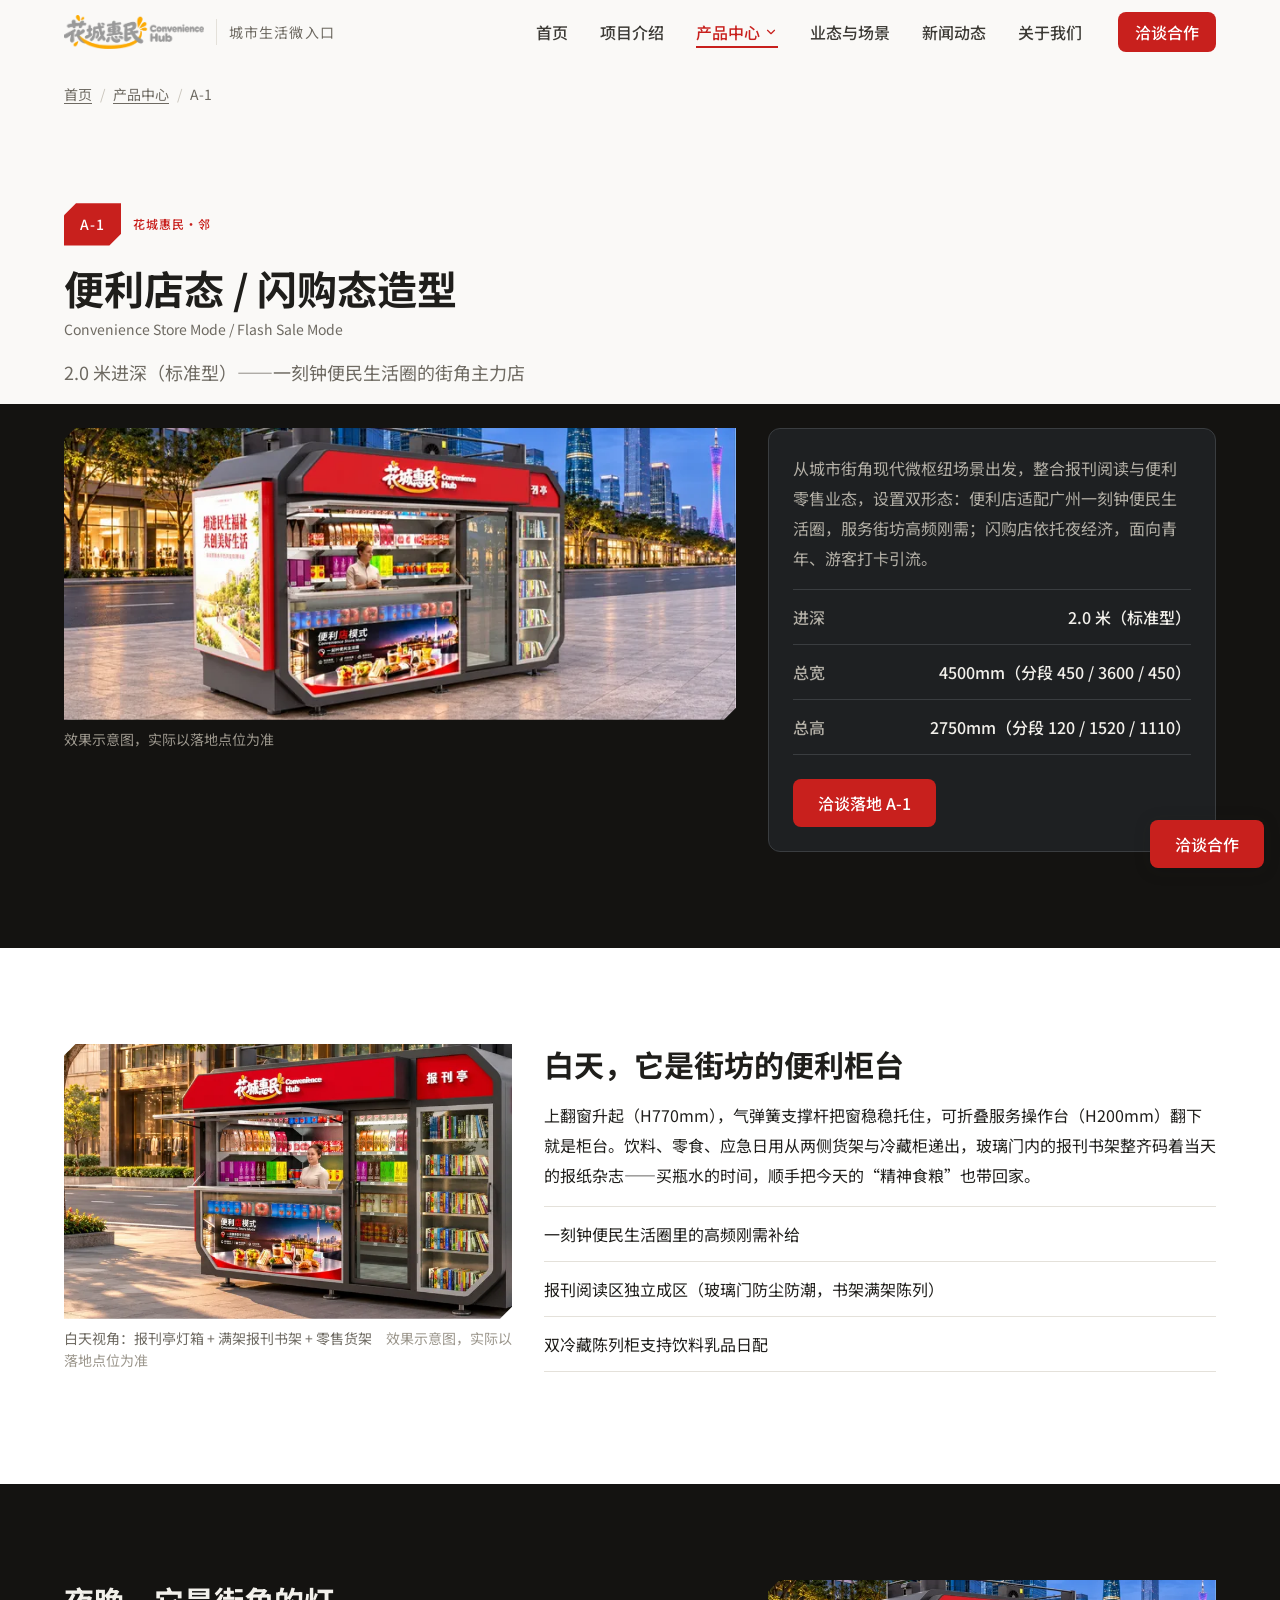
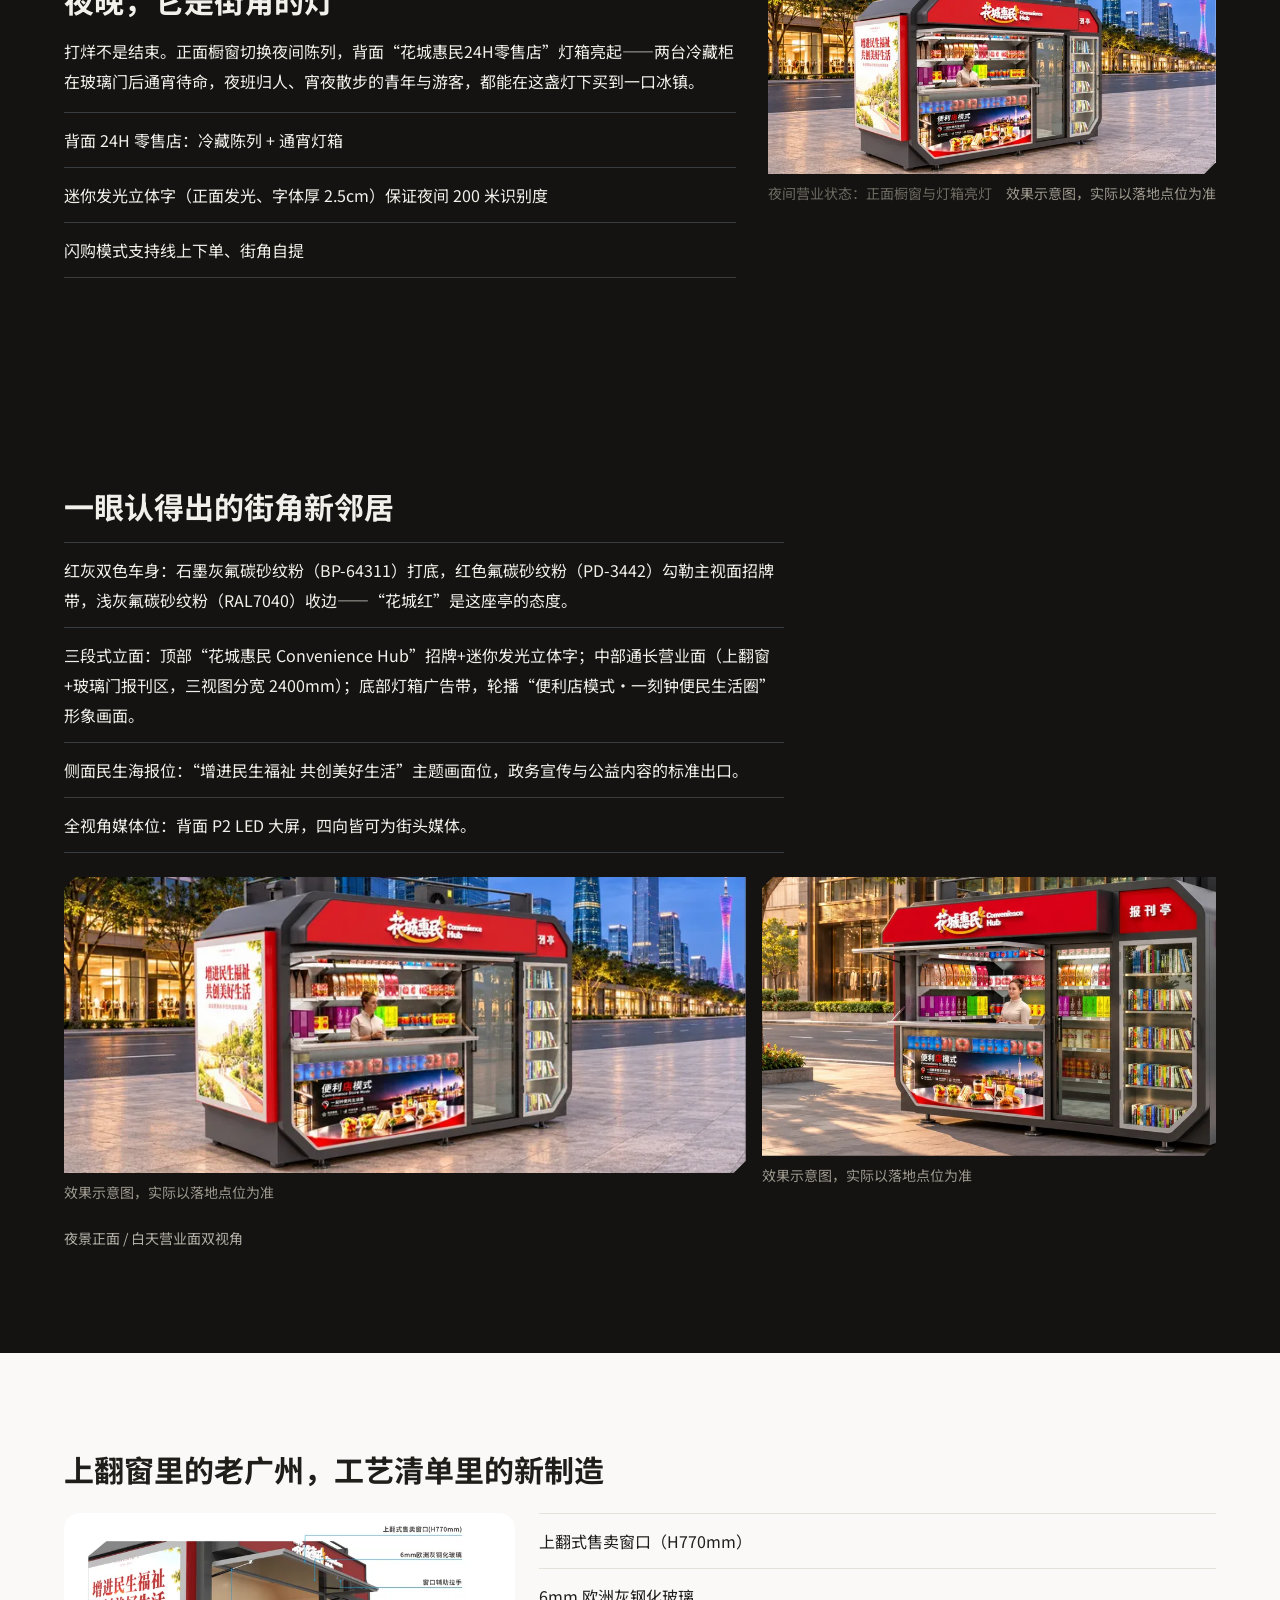
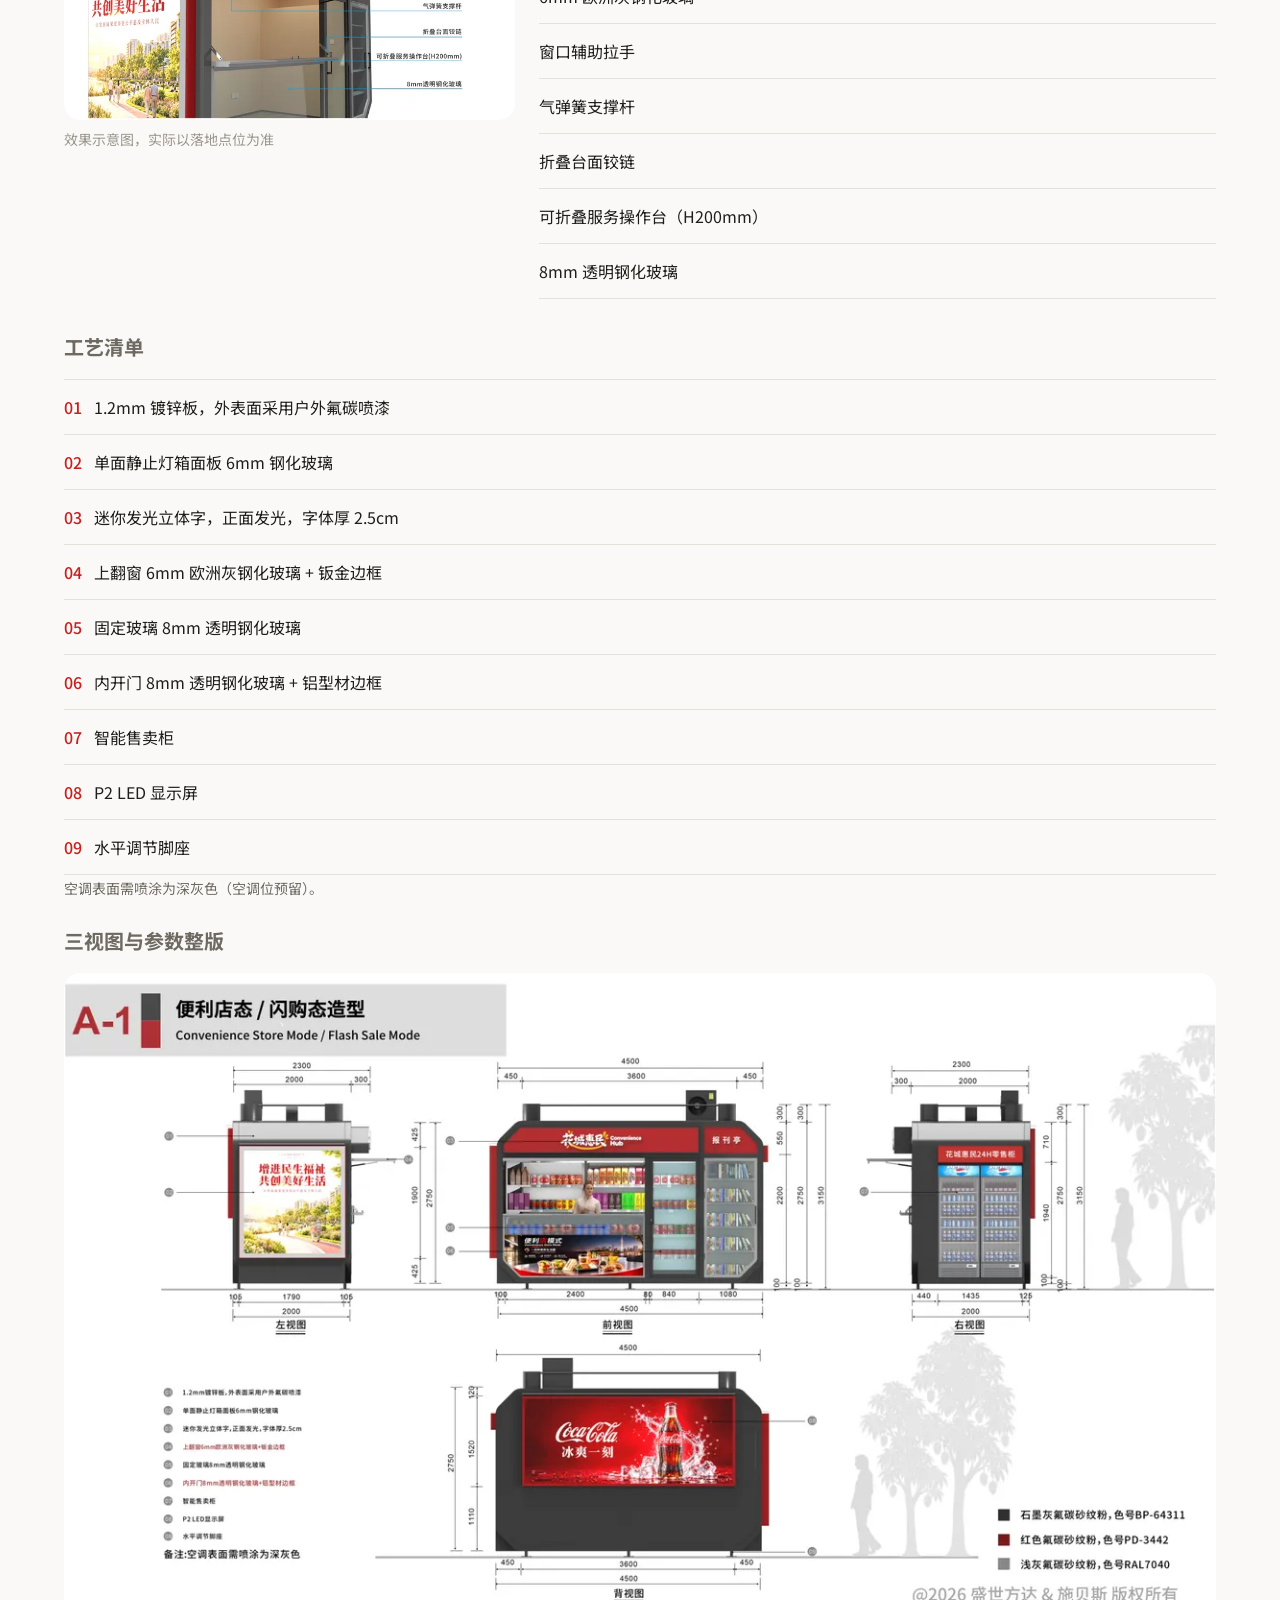
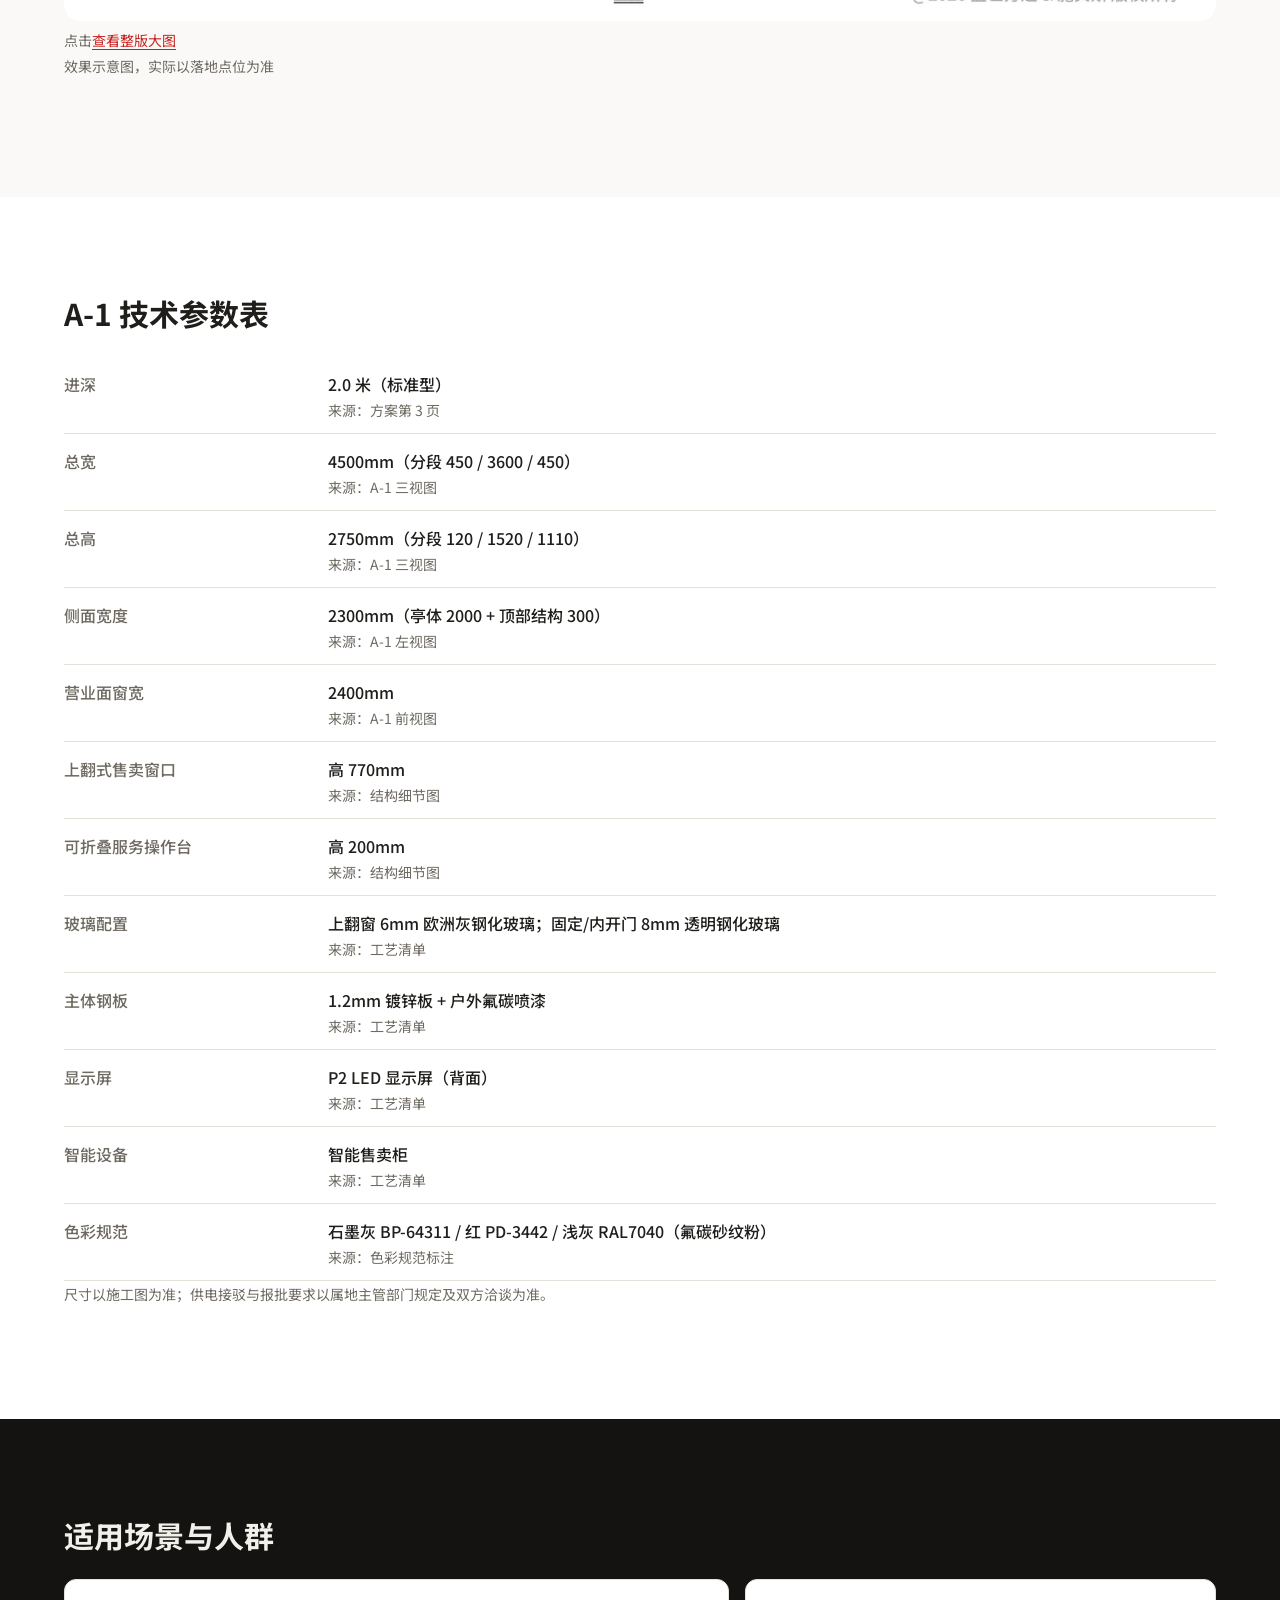
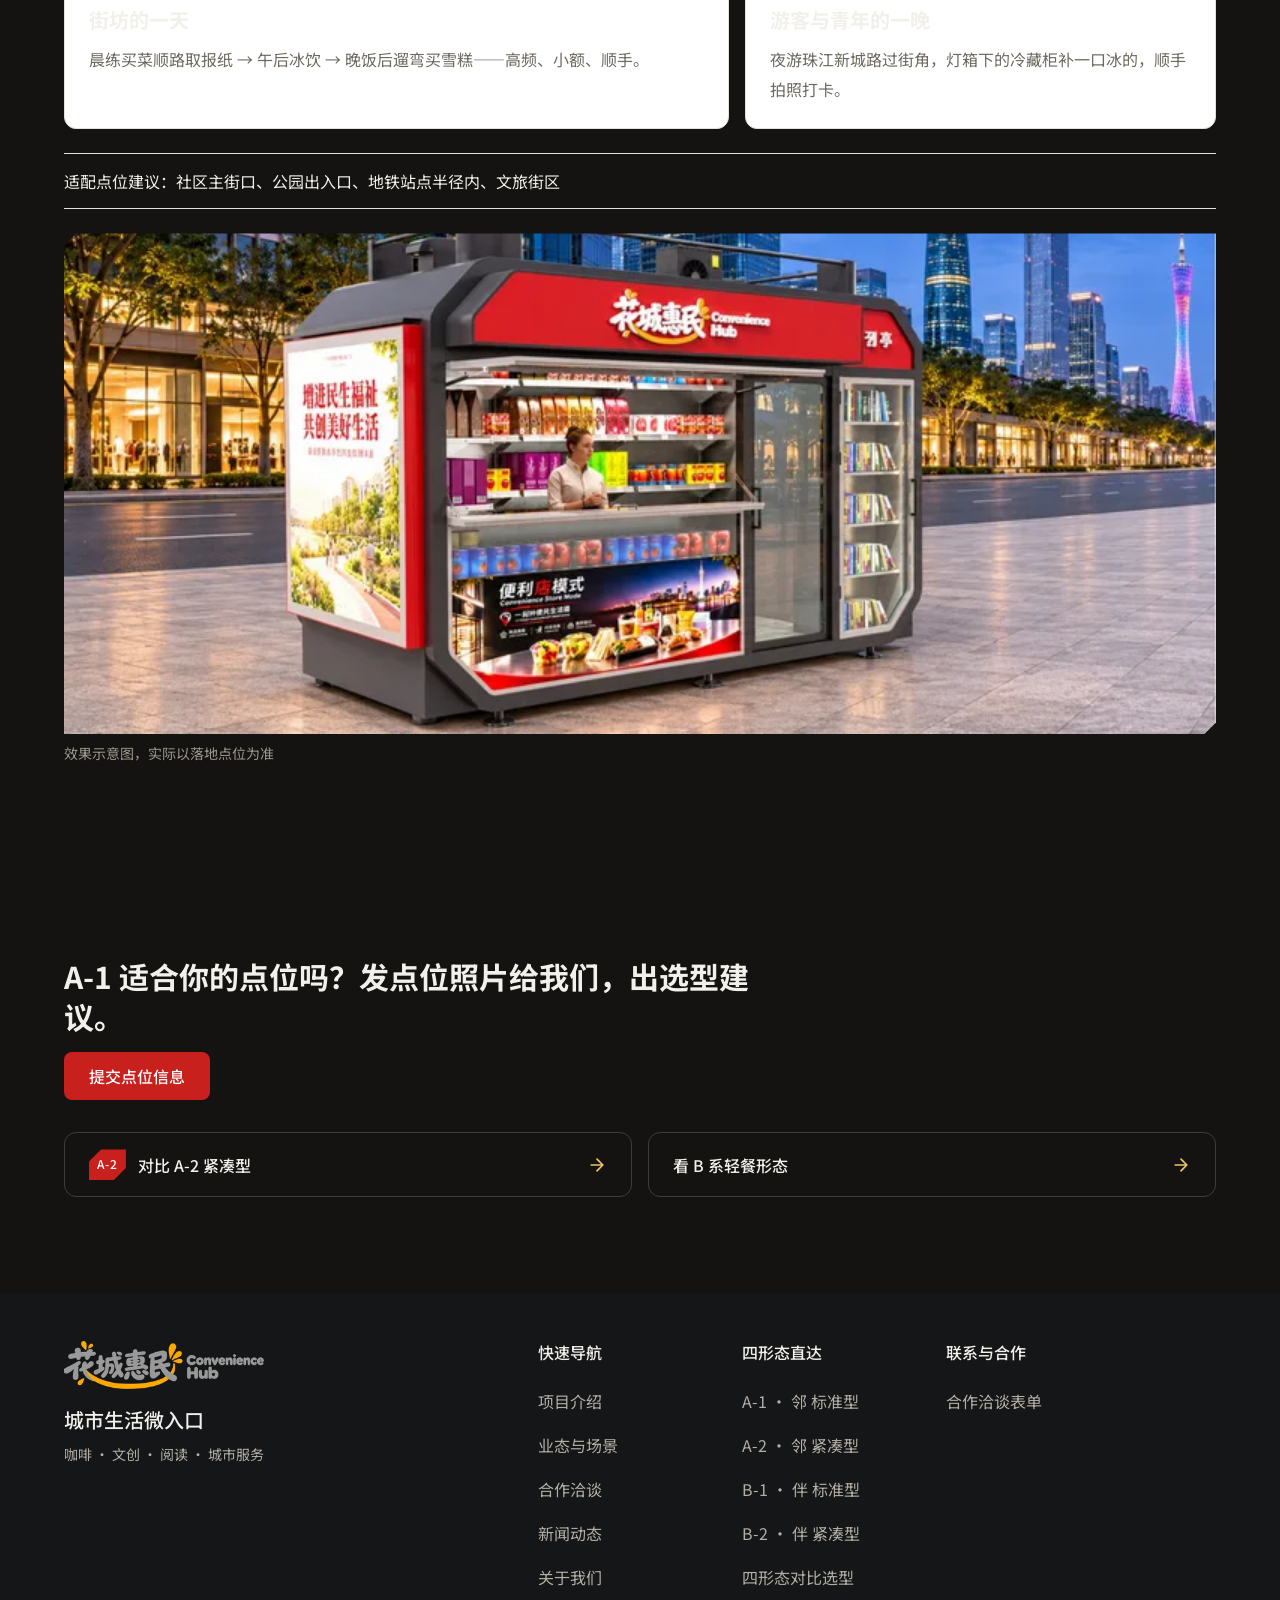
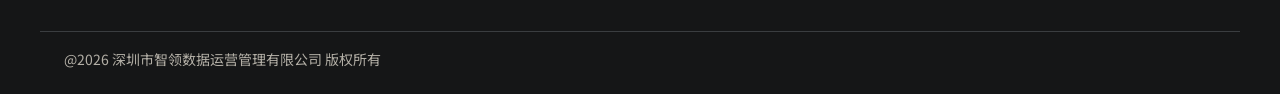
<file: products/a1/index.html>
<!DOCTYPE html><html lang="zh-CN"><head><meta charset="utf-8"><meta name="viewport" content="width=device-width, initial-scale=1"><link rel="icon" type="image/png" href="/favicon.png"><!-- 自托管字体：swap + 系统栈兜底（3.x）；主正文 400 预载 --><link rel="preload" href="/fonts/noto-sans-sc-400.woff2" as="font" type="font/woff2" crossorigin><link rel="stylesheet" href="/fonts/fonts.css"><!-- 标准元信息 --><title>花城惠民·邻 A-1 - 便利店态/闪购态标准型 2.0 米进深</title><meta name="description" content="A-1 标准型城市微枢纽：日间便利店服务街坊一刻钟生活圈，夜间闪购+24H 零售店点亮夜经济，上翻窗经典交互+P2 LED 街头媒体。"><link rel="canonical" href="https://aiguangli.com/products/a1/"><meta name="generator" content="Astro v7.4.13"><!-- Open Graph --><meta property="og:site_name" content="花城·惠民"><meta property="og:type" content="website"><meta property="og:title" content="花城惠民·邻 A-1 - 便利店态/闪购态标准型 2.0 米进深"><meta property="og:description" content="A-1 标准型城市微枢纽：日间便利店服务街坊一刻钟生活圈，夜间闪购+24H 零售店点亮夜经济，上翻窗经典交互+P2 LED 街头媒体。"><meta property="og:url" content="https://aiguangli.com/products/a1/"><meta property="og:image" content="https://aiguangli.com/og-default.jpg"><meta property="og:locale" content="zh_CN"><!-- Twitter Card --><meta name="twitter:card" content="summary_large_image"><meta name="twitter:title" content="花城惠民·邻 A-1 - 便利店态/闪购态标准型 2.0 米进深"><meta name="twitter:description" content="A-1 标准型城市微枢纽：日间便利店服务街坊一刻钟生活圈，夜间闪购+24H 零售店点亮夜经济，上翻窗经典交互+P2 LED 街头媒体。"><meta name="twitter:image" content="https://aiguangli.com/og-default.jpg"><link rel="stylesheet" href="/_astro/SectionHead.Chd_qyUk.css"><style>.figure[data-astro-cid-khyig4bw]{margin:0}.figure__media[data-astro-cid-khyig4bw]{background:var(--n-100);overflow:hidden}.figure--chamfer[data-astro-cid-khyig4bw] .figure__media[data-astro-cid-khyig4bw]{clip-path:var(--chamfer-clip)}.figure--rounded-xl[data-astro-cid-khyig4bw] .figure__media[data-astro-cid-khyig4bw]{border-radius:var(--radius-xl)}.figure__media[data-astro-cid-khyig4bw] img{width:100%;height:auto}figcaption[data-astro-cid-khyig4bw]{margin-top:var(--space-8);font-size:var(--fs-caption);line-height:var(--lh-caption);color:var(--text-muted)}figcaption[data-astro-cid-khyig4bw] small[data-astro-cid-khyig4bw]{color:var(--n-400)}
</style><link rel="stylesheet" href="/_astro/_slug_.nMp7rKev.css"></head><body><a class="skip-link" href="#main">跳到主要内容</a><header class="site-header" data-site-header data-astro-cid-fzpbxy5g><div class="container site-header__inner" data-astro-cid-fzpbxy5g><a href="/" class="site-header__brand" aria-label="花城惠民 首页" data-astro-cid-fzpbxy5g><img src="/_astro/logo.DCA-ymvn_ZodDix.webp" srcset="/_astro/logo.DCA-ymvn_ZG1SD0.webp 320w, /_astro/logo.DCA-ymvn_Z1X0Pj0.webp 480w, /_astro/logo.DCA-ymvn_Z1oNHcW.webp 800w" alt="花城·惠民" sizes="140px" loading="eager" decoding="async" style="width: 140px; height: auto;" width="1608" height="386"><span class="site-header__tagline" aria-hidden="true" data-astro-cid-fzpbxy5g>城市生活微入口</span></a><nav class="site-nav" aria-label="主导航" data-astro-cid-fzpbxy5g><ul class="site-nav__list" data-astro-cid-fzpbxy5g><li data-astro-cid-fzpbxy5g><a href="/" class="site-nav__link" data-astro-cid-fzpbxy5g>首页</a></li><li data-astro-cid-fzpbxy5g><a href="/about" class="site-nav__link" data-astro-cid-fzpbxy5g>项目介绍</a></li><li class="site-nav__drop" data-drop data-astro-cid-fzpbxy5g><button type="button" class="site-nav__link is-active" aria-expanded="false" aria-haspopup="true" data-drop-trigger data-astro-cid-fzpbxy5g>产品中心<span class="icon site-nav__chevron" style="width:14px;height:14px" aria-hidden="true" data-astro-cid-ccg5yoga><svg xmlns="http://www.w3.org/2000/svg" width="1em" height="1em" viewBox="0 0 24 24"><path fill="none" stroke="currentColor" stroke-linecap="round" stroke-linejoin="round" stroke-width="2" d="m6 9l6 6l6-6"/></svg></span></button><ul class="site-nav__menu" data-astro-cid-fzpbxy5g><li data-astro-cid-fzpbxy5g><a href="/products/a1" aria-current="page" data-astro-cid-fzpbxy5g><span class="site-nav__badge" data-astro-cid-fzpbxy5g>A-1</span><span data-astro-cid-fzpbxy5g>· 邻 标准型</span></a></li><li data-astro-cid-fzpbxy5g><a href="/products/a2" data-astro-cid-fzpbxy5g><span class="site-nav__badge" data-astro-cid-fzpbxy5g>A-2</span><span data-astro-cid-fzpbxy5g>· 邻 紧凑型</span></a></li><li data-astro-cid-fzpbxy5g><a href="/products/b1" data-astro-cid-fzpbxy5g><span class="site-nav__badge" data-astro-cid-fzpbxy5g>B-1</span><span data-astro-cid-fzpbxy5g>· 伴 标准型</span></a></li><li data-astro-cid-fzpbxy5g><a href="/products/b2" data-astro-cid-fzpbxy5g><span class="site-nav__badge" data-astro-cid-fzpbxy5g>B-2</span><span data-astro-cid-fzpbxy5g>· 伴 紧凑型</span></a></li><li data-astro-cid-fzpbxy5g><a href="/products" aria-current="page" data-astro-cid-fzpbxy5g><span data-astro-cid-fzpbxy5g>四形态对比选型</span></a></li></ul></li><li data-astro-cid-fzpbxy5g><a href="/business" class="site-nav__link" data-astro-cid-fzpbxy5g>业态与场景</a></li><li data-astro-cid-fzpbxy5g><a href="/news" class="site-nav__link" data-astro-cid-fzpbxy5g>新闻动态</a></li><li data-astro-cid-fzpbxy5g><a href="/contact" class="site-nav__link" data-astro-cid-fzpbxy5g>关于我们</a></li></ul></nav><div class="site-header__actions" data-astro-cid-fzpbxy5g><div class="site-header__cta" data-astro-cid-fzpbxy5g><a href="/cooperation#form" data-astro-cid-ekguhzzh="true" class="btn btn--primary btn--compact"><span class="btn__label" data-astro-cid-ekguhzzh>洽谈合作</span></a></div><button type="button" class="site-header__burger" aria-expanded="false" aria-controls="mobile-drawer" aria-label="打开菜单" data-drawer-open data-astro-cid-fzpbxy5g><span class="icon" style="width:22px;height:22px" aria-hidden="true" data-astro-cid-ccg5yoga><svg xmlns="http://www.w3.org/2000/svg" width="1em" height="1em" viewBox="0 0 24 24"><path fill="none" stroke="currentColor" stroke-linecap="round" stroke-linejoin="round" stroke-width="2" d="M4 5h16M4 12h16M4 19h16"/></svg></span></button></div></div></header><div class="drawer-mask" data-drawer-mask hidden data-astro-cid-fzpbxy5g></div><nav id="mobile-drawer" class="drawer" aria-label="移动端导航" data-drawer hidden data-astro-cid-fzpbxy5g><div class="drawer__head" data-astro-cid-fzpbxy5g><img src="/_astro/logo.DCA-ymvn_ZodDix.webp" srcset="/_astro/logo.DCA-ymvn_ZG1SD0.webp 320w, /_astro/logo.DCA-ymvn_Z1X0Pj0.webp 480w, /_astro/logo.DCA-ymvn_Z1oNHcW.webp 800w" alt="花城·惠民" sizes="128px" loading="eager" decoding="async" style="width: 128px; height: auto;" width="1608" height="386"><button type="button" class="drawer__close" aria-label="关闭菜单" data-drawer-close data-astro-cid-fzpbxy5g><span class="icon" style="width:22px;height:22px" aria-hidden="true" data-astro-cid-ccg5yoga><svg xmlns="http://www.w3.org/2000/svg" width="1em" height="1em" viewBox="0 0 24 24"><path fill="none" stroke="currentColor" stroke-linecap="round" stroke-linejoin="round" stroke-width="2" d="M18 6L6 18M6 6l12 12"/></svg></span></button></div><ul class="drawer__list" data-astro-cid-fzpbxy5g><li data-astro-cid-fzpbxy5g><a href="/" class="drawer__link" data-astro-cid-fzpbxy5g>首页</a></li><li data-astro-cid-fzpbxy5g><a href="/about" class="drawer__link" data-astro-cid-fzpbxy5g>项目介绍</a></li><li data-astro-cid-fzpbxy5g><a href="/products" aria-current="page" class="drawer__link is-active" data-astro-cid-fzpbxy5g>产品中心</a></li><li data-astro-cid-fzpbxy5g><a href="/products/a1" aria-current="page" class="drawer__link drawer__link--sub is-active" data-astro-cid-fzpbxy5g>A-1 · 邻 标准型</a></li><li data-astro-cid-fzpbxy5g><a href="/products/a2" class="drawer__link drawer__link--sub" data-astro-cid-fzpbxy5g>A-2 · 邻 紧凑型</a></li><li data-astro-cid-fzpbxy5g><a href="/products/b1" class="drawer__link drawer__link--sub" data-astro-cid-fzpbxy5g>B-1 · 伴 标准型</a></li><li data-astro-cid-fzpbxy5g><a href="/products/b2" class="drawer__link drawer__link--sub" data-astro-cid-fzpbxy5g>B-2 · 伴 紧凑型</a></li><li data-astro-cid-fzpbxy5g><a href="/products" aria-current="page" class="drawer__link drawer__link--sub is-active" data-astro-cid-fzpbxy5g>四形态对比选型</a></li><li data-astro-cid-fzpbxy5g><a href="/business" class="drawer__link" data-astro-cid-fzpbxy5g>业态与场景</a></li><li data-astro-cid-fzpbxy5g><a href="/news" class="drawer__link" data-astro-cid-fzpbxy5g>新闻动态</a></li><li data-astro-cid-fzpbxy5g><a href="/contact" class="drawer__link" data-astro-cid-fzpbxy5g>关于我们</a></li></ul><div class="drawer__cta" data-astro-cid-fzpbxy5g><a href="/cooperation#form" data-astro-cid-ekguhzzh="true" class="btn btn--primary"><span class="btn__label" data-astro-cid-ekguhzzh>洽谈合作</span></a></div></nav><script type="module">var e=document.querySelector(`[data-site-header]`);if(e){let t=!1,n=()=>{e.classList.toggle(`is-scrolled`,window.scrollY>8),t=!1};window.addEventListener(`scroll`,()=>{t||(t=!0,requestAnimationFrame(n))},{passive:!0}),n()}var t=document.querySelector(`[data-drawer]`),n=document.querySelector(`[data-drawer-mask]`),r=document.querySelector(`[data-drawer-open]`),i=document.querySelector(`[data-drawer-close]`),a=e=>{t&&n&&r&&(t.toggleAttribute(`hidden`,!e),n.toggleAttribute(`hidden`,!e),r.setAttribute(`aria-expanded`,String(e)),r.setAttribute(`aria-label`,e?`关闭菜单`:`打开菜单`),document.body.style.overflow=e?`hidden`:``,e?t.querySelector(`a, button`)?.focus():r.focus())};r?.addEventListener(`click`,()=>a(t?.hasAttribute(`hidden`)??!1)),i?.addEventListener(`click`,()=>a(!1)),n?.addEventListener(`click`,()=>a(!1)),document.addEventListener(`keydown`,e=>{if(e.key!==`Escape`)return;if(t&&!t.hasAttribute(`hidden`)){a(!1);return}let n=document.activeElement?.closest(`[data-drop]`)?.querySelector(`[data-drop-trigger]`);n instanceof HTMLElement&&n.blur()}),t?.addEventListener(`keydown`,e=>{if(e.key!==`Tab`)return;let n=t.querySelectorAll(`a[href], button:not([disabled])`);if(n.length===0)return;let r=n[0],i=n[n.length-1];e.shiftKey&&document.activeElement===r?(e.preventDefault(),i.focus()):!e.shiftKey&&document.activeElement===i&&(e.preventDefault(),r.focus())}),document.querySelectorAll(`[data-drop]`).forEach(e=>{let t=e.querySelector(`[data-drop-trigger]`);if(!t)return;let n=e=>t.setAttribute(`aria-expanded`,String(e));e.addEventListener(`mouseenter`,()=>n(!0)),e.addEventListener(`mouseleave`,()=>n(!1)),e.addEventListener(`focusin`,()=>n(!0)),e.addEventListener(`focusout`,t=>{e.contains(t.relatedTarget)||n(!1)})});</script><main id="main"><article data-astro-cid-cezwlk7t><!-- 面包屑：首页 / 产品中心 / 型号 --><nav class="container crumbs" aria-label="面包屑" data-astro-cid-cezwlk7t><ol data-astro-cid-cezwlk7t><li data-astro-cid-cezwlk7t><a href="/" data-astro-cid-cezwlk7t>首页</a></li><li data-astro-cid-cezwlk7t><a href="/products" data-astro-cid-cezwlk7t>产品中心</a></li><li aria-current="page" data-astro-cid-cezwlk7t>A-1</li></ol></nav><!-- 页头：chamfer 徽标 + 系列 + h1 + 副题 --><header class="section pdp-head" data-astro-cid-cezwlk7t><div class="container" data-astro-cid-cezwlk7t><p class="pdp__meta" data-astro-cid-cezwlk7t><span class="pdp__badge" data-astro-cid-cezwlk7t>A-1</span><span class="pdp__series" data-astro-cid-cezwlk7t>花城惠民·邻</span></p><h1 data-astro-cid-cezwlk7t>便利店态 / 闪购态造型<small class="pdp__en" data-astro-cid-cezwlk7t>Convenience Store Mode / Flash Sale Mode</small></h1><p class="pdp__subtitle lead" data-astro-cid-cezwlk7t>2.0 米进深（标准型）——一刻钟便民生活圈的街角主力店</p></div></header><!-- 主视觉 60/40：左 chamfer 主图（首屏 priority）+ 右 sticky 规格卡；夜景主图转暗色分区 --><section class="section pdp-visual section--night" data-astro-cid-cezwlk7t><div class="container pdp-visual__grid" data-astro-cid-cezwlk7t><figure class="figure figure--chamfer pdp-visual__figure" data-astro-cid-khyig4bw><div class="figure__media" data-astro-cid-khyig4bw><img src="/_astro/a1-night-front.CeAwmrcn_24ErPG.webp" srcset="/_astro/a1-night-front.CeAwmrcn_ZQqqAj.webp 768w, /_astro/a1-night-front.CeAwmrcn_ZlTBON.webp 1200w, /_astro/a1-night-front.CeAwmrcn_24ErPG.webp 1920w" alt="A-1 夜景营业渲染：珠江新城街景正面营业视角，亭内灯光暖亮，天际线入景" sizes="(min-width: 768px) 55vw, 100vw" loading="eager" fetchpriority="high" decoding="async" data-astro-cid-khyig4bw="true" width="1920" height="835"></div><figcaption data-astro-cid-khyig4bw><small data-astro-cid-khyig4bw>效果示意图，实际以落地点位为准</small></figcaption></figure><aside class="pdp-card" data-astro-cid-cezwlk7t><p class="pdp-card__lede" data-astro-cid-cezwlk7t>从城市街角现代微枢纽场景出发，整合报刊阅读与便利零售业态，设置双形态：便利店适配广州一刻钟便民生活圈，服务街坊高频刚需；闪购店依托夜经济，面向青年、游客打卡引流。</p><dl class="pdp-card__specs" data-astro-cid-cezwlk7t><div class="pdp-card__spec-row" data-astro-cid-cezwlk7t><dt data-astro-cid-cezwlk7t>进深</dt><dd class="tnum" data-astro-cid-cezwlk7t>2.0 米（标准型）</dd></div><div class="pdp-card__spec-row" data-astro-cid-cezwlk7t><dt data-astro-cid-cezwlk7t>总宽</dt><dd class="tnum" data-astro-cid-cezwlk7t>4500mm（分段 450 / 3600 / 450）</dd></div><div class="pdp-card__spec-row" data-astro-cid-cezwlk7t><dt data-astro-cid-cezwlk7t>总高</dt><dd class="tnum" data-astro-cid-cezwlk7t>2750mm（分段 120 / 1520 / 1110）</dd></div></dl><a href="/cooperation#form" data-astro-cid-ekguhzzh="true" class="btn btn--primary"><span class="btn__label" data-astro-cid-ekguhzzh>洽谈落地 A-1</span></a></aside></div></section><!-- 特性叙事：单图之字行 / 多图拼版（顺序来自 JSON） --><section id="day" class="section feature section--surface" data-astro-cid-cezwlk7t><div class="container feature__grid" data-astro-cid-cezwlk7t><div class="feature__media" data-astro-cid-cezwlk7t><figure class="figure figure--chamfer" data-astro-cid-khyig4bw><div class="figure__media" data-astro-cid-khyig4bw><img src="/_astro/a1-day-shelves.BpdBzK9t_Z1x0AtU.webp" srcset="/_astro/a1-day-shelves.BpdBzK9t_Z1izmTg.webp 768w, /_astro/a1-day-shelves.BpdBzK9t_oMrhr.webp 1200w, /_astro/a1-day-shelves.BpdBzK9t_Z1x0AtU.webp 1360w" alt="白天视角：报刊亭灯箱 + 满架报刊书架 + 零售货架" sizes="(min-width: 768px) 40vw, 100vw" loading="lazy" decoding="async" data-astro-cid-khyig4bw="true" width="1360" height="835"></div><figcaption data-astro-cid-khyig4bw>白天视角：报刊亭灯箱 + 满架报刊书架 + 零售货架　<small data-astro-cid-khyig4bw>效果示意图，实际以落地点位为准</small></figcaption></figure></div><div class="feature__text" data-astro-cid-cezwlk7t><header class="section-head" data-astro-cid-sjgajsms><h2 data-astro-cid-sjgajsms>白天，它是街坊的便利柜台</h2></header><p data-astro-cid-cezwlk7t>上翻窗升起（H770mm），气弹簧支撑杆把窗稳稳托住，可折叠服务操作台（H200mm）翻下就是柜台。饮料、零食、应急日用从两侧货架与冷藏柜递出，玻璃门内的报刊书架整齐码着当天的报纸杂志——买瓶水的时间，顺手把今天的“精神食粮”也带回家。</p><ul class="feature__points" data-astro-cid-cezwlk7t><li data-astro-cid-cezwlk7t>一刻钟便民生活圈里的高频刚需补给</li><li data-astro-cid-cezwlk7t>报刊阅读区独立成区（玻璃门防尘防潮，书架满架陈列）</li><li data-astro-cid-cezwlk7t>双冷藏陈列柜支持饮料乳品日配</li></ul></div></div></section><section id="night" class="section feature section--night" data-astro-cid-cezwlk7t><div class="container feature__grid feature__grid--flip" data-astro-cid-cezwlk7t><div class="feature__media" data-astro-cid-cezwlk7t><figure class="figure figure--chamfer" data-astro-cid-khyig4bw><div class="figure__media" data-astro-cid-khyig4bw><img src="/_astro/a1-night-front.CeAwmrcn_24ErPG.webp" srcset="/_astro/a1-night-front.CeAwmrcn_ZQqqAj.webp 768w, /_astro/a1-night-front.CeAwmrcn_ZlTBON.webp 1200w, /_astro/a1-night-front.CeAwmrcn_24ErPG.webp 1920w" alt="夜间营业状态：正面橱窗与灯箱亮灯" sizes="(min-width: 768px) 40vw, 100vw" loading="lazy" decoding="async" data-astro-cid-khyig4bw="true" width="1920" height="835"></div><figcaption data-astro-cid-khyig4bw>夜间营业状态：正面橱窗与灯箱亮灯　<small data-astro-cid-khyig4bw>效果示意图，实际以落地点位为准</small></figcaption></figure></div><div class="feature__text" data-astro-cid-cezwlk7t><header class="section-head" data-astro-cid-sjgajsms><h2 data-astro-cid-sjgajsms>夜晚，它是街角的灯</h2></header><p data-astro-cid-cezwlk7t>打烊不是结束。正面橱窗切换夜间陈列，背面“花城惠民24H零售店”灯箱亮起——两台冷藏柜在玻璃门后通宵待命，夜班归人、宵夜散步的青年与游客，都能在这盏灯下买到一口冰镇。</p><ul class="feature__points" data-astro-cid-cezwlk7t><li data-astro-cid-cezwlk7t>背面 24H 零售店：冷藏陈列 + 通宵灯箱</li><li data-astro-cid-cezwlk7t>迷你发光立体字（正面发光、字体厚 2.5cm）保证夜间 200 米识别度</li><li data-astro-cid-cezwlk7t>闪购模式支持线上下单、街角自提</li></ul></div></div></section><section id="design" class="section feature section--night" data-astro-cid-cezwlk7t><div class="container" data-astro-cid-cezwlk7t><div class="collage-head" data-astro-cid-cezwlk7t><header class="section-head" data-astro-cid-sjgajsms><h2 data-astro-cid-sjgajsms>一眼认得出的街角新邻居</h2></header><ul class="feature__points measure" data-astro-cid-cezwlk7t><li data-astro-cid-cezwlk7t>红灰双色车身：石墨灰氟碳砂纹粉（BP-64311）打底，红色氟碳砂纹粉（PD-3442）勾勒主视面招牌带，浅灰氟碳砂纹粉（RAL7040）收边——“花城红”是这座亭的态度。</li><li data-astro-cid-cezwlk7t>三段式立面：顶部“花城惠民 Convenience Hub”招牌+迷你发光立体字；中部通长营业面（上翻窗+玻璃门报刊区，三视图分宽 2400mm）；底部灯箱广告带，轮播“便利店模式·一刻钟便民生活圈”形象画面。</li><li data-astro-cid-cezwlk7t>侧面民生海报位：“增进民生福祉 共创美好生活”主题画面位，政务宣传与公益内容的标准出口。</li><li data-astro-cid-cezwlk7t>全视角媒体位：背面 P2 LED 大屏，四向皆可为街头媒体。</li></ul></div><div class="collage" data-astro-cid-cezwlk7t><figure class="figure figure--chamfer" data-astro-cid-khyig4bw><div class="figure__media" data-astro-cid-khyig4bw><img src="/_astro/a1-night-front.CeAwmrcn_24ErPG.webp" srcset="/_astro/a1-night-front.CeAwmrcn_ZQqqAj.webp 768w, /_astro/a1-night-front.CeAwmrcn_ZlTBON.webp 1200w, /_astro/a1-night-front.CeAwmrcn_24ErPG.webp 1920w" alt="夜景正面 / 白天营业面双视角" sizes="(min-width: 768px) 50vw, 100vw" loading="lazy" decoding="async" data-astro-cid-khyig4bw="true" width="1920" height="835"></div><figcaption data-astro-cid-khyig4bw><small data-astro-cid-khyig4bw>效果示意图，实际以落地点位为准</small></figcaption></figure><figure class="figure figure--chamfer" data-astro-cid-khyig4bw><div class="figure__media" data-astro-cid-khyig4bw><img src="/_astro/a1-day-shelves.BpdBzK9t_Z1x0AtU.webp" srcset="/_astro/a1-day-shelves.BpdBzK9t_Z1izmTg.webp 768w, /_astro/a1-day-shelves.BpdBzK9t_oMrhr.webp 1200w, /_astro/a1-day-shelves.BpdBzK9t_Z1x0AtU.webp 1360w" alt sizes="(min-width: 768px) 50vw, 100vw" loading="lazy" decoding="async" data-astro-cid-khyig4bw="true" width="1360" height="835"></div><figcaption data-astro-cid-khyig4bw><small data-astro-cid-khyig4bw>效果示意图，实际以落地点位为准</small></figcaption></figure></div><p class="collage-caption" data-astro-cid-cezwlk7t>夜景正面 / 白天营业面双视角</p></div></section><!-- 结构与工艺 --><section id="craft" class="section craft" data-astro-cid-cezwlk7t><div class="container" data-astro-cid-cezwlk7t><header class="section-head" data-astro-cid-sjgajsms><h2 data-astro-cid-sjgajsms>上翻窗里的老广州，工艺清单里的新制造</h2></header><div class="craft-top" data-astro-cid-cezwlk7t><figure class="figure figure--rounded-xl" data-astro-cid-khyig4bw><div class="figure__media" data-astro-cid-khyig4bw><img src="/_astro/structure-window.BDjBgk-A_1hVju3.webp" srcset="/_astro/structure-window.BDjBgk-A_Z2br9W3.webp 768w, /_astro/structure-window.BDjBgk-A_Z1NQxSd.webp 1200w, /_astro/structure-window.BDjBgk-A_1hVju3.webp 1920w" alt="报刊亭上翻窗结构细节标注图：上翻式售卖窗口、气弹簧支撑杆、可折叠服务操作台等 7 项标注" sizes="(min-width: 768px) 40vw, 100vw" loading="lazy" decoding="async" data-astro-cid-khyig4bw="true" width="1920" height="880"></div><figcaption data-astro-cid-khyig4bw><small data-astro-cid-khyig4bw>效果示意图，实际以落地点位为准</small></figcaption></figure><ul class="craft-points" data-astro-cid-cezwlk7t><li data-astro-cid-cezwlk7t>上翻式售卖窗口（H770mm）</li><li data-astro-cid-cezwlk7t>6mm 欧洲灰钢化玻璃</li><li data-astro-cid-cezwlk7t>窗口辅助拉手</li><li data-astro-cid-cezwlk7t>气弹簧支撑杆</li><li data-astro-cid-cezwlk7t>折叠台面铰链</li><li data-astro-cid-cezwlk7t>可折叠服务操作台（H200mm）</li><li data-astro-cid-cezwlk7t>8mm 透明钢化玻璃</li></ul></div><h3 class="craft__sub" data-astro-cid-cezwlk7t>工艺清单</h3><ol class="craft-list" data-astro-cid-cezwlk7t><li data-astro-cid-cezwlk7t>1.2mm 镀锌板，外表面采用户外氟碳喷漆</li><li data-astro-cid-cezwlk7t>单面静止灯箱面板 6mm 钢化玻璃</li><li data-astro-cid-cezwlk7t>迷你发光立体字，正面发光，字体厚 2.5cm</li><li data-astro-cid-cezwlk7t>上翻窗 6mm 欧洲灰钢化玻璃 + 钣金边框</li><li data-astro-cid-cezwlk7t>固定玻璃 8mm 透明钢化玻璃</li><li data-astro-cid-cezwlk7t>内开门 8mm 透明钢化玻璃 + 铝型材边框</li><li data-astro-cid-cezwlk7t>智能售卖柜</li><li data-astro-cid-cezwlk7t>P2 LED 显示屏</li><li data-astro-cid-cezwlk7t>水平调节脚座</li></ol><p class="section-note" data-astro-cid-cezwlk7t>空调表面需喷涂为深灰色（空调位预留）。</p><h3 class="craft__sub" data-astro-cid-cezwlk7t>三视图与参数整版</h3><figure class="blueprint" data-astro-cid-cezwlk7t><img src="/_astro/a1-blueprint.4ddb2F1K_ZffmNE.webp" srcset="/_astro/a1-blueprint.4ddb2F1K_VJazj.webp 768w, /_astro/a1-blueprint.4ddb2F1K_1bVEV7.webp 1200w, /_astro/a1-blueprint.4ddb2F1K_ZffmNE.webp 1920w" alt="A-1 三视图与 9 项材料工艺清单、色彩规范整版图" sizes="(min-width: 75rem) 1140px, 100vw" loading="lazy" decoding="async" data-astro-cid-cezwlk7t="true" width="1920" height="1080"><figcaption data-astro-cid-cezwlk7t>点击<a href="/_astro/a1-blueprint.4ddb2F1K.png" target="_blank" rel="noopener" data-astro-cid-cezwlk7t>查看整版大图</a><small data-astro-cid-cezwlk7t>效果示意图，实际以落地点位为准</small></figcaption></figure></div></section><!-- 规格参数：两列定义表（细线 + tabular-nums） --><section id="specs" class="section section--surface" data-astro-cid-cezwlk7t><div class="container" data-astro-cid-cezwlk7t><header class="section-head" data-astro-cid-sjgajsms><h2 data-astro-cid-sjgajsms>A-1 技术参数表</h2></header><dl class="spec-list" data-astro-cid-cezwlk7t><div class="spec-row" data-astro-cid-cezwlk7t><dt data-astro-cid-cezwlk7t>进深</dt><dd data-astro-cid-cezwlk7t><span class="spec-row__value tnum" data-astro-cid-cezwlk7t>2.0 米（标准型）</span><small class="spec-row__source" data-astro-cid-cezwlk7t>来源：方案第 3 页</small></dd></div><div class="spec-row" data-astro-cid-cezwlk7t><dt data-astro-cid-cezwlk7t>总宽</dt><dd data-astro-cid-cezwlk7t><span class="spec-row__value tnum" data-astro-cid-cezwlk7t>4500mm（分段 450 / 3600 / 450）</span><small class="spec-row__source" data-astro-cid-cezwlk7t>来源：A-1 三视图</small></dd></div><div class="spec-row" data-astro-cid-cezwlk7t><dt data-astro-cid-cezwlk7t>总高</dt><dd data-astro-cid-cezwlk7t><span class="spec-row__value tnum" data-astro-cid-cezwlk7t>2750mm（分段 120 / 1520 / 1110）</span><small class="spec-row__source" data-astro-cid-cezwlk7t>来源：A-1 三视图</small></dd></div><div class="spec-row" data-astro-cid-cezwlk7t><dt data-astro-cid-cezwlk7t>侧面宽度</dt><dd data-astro-cid-cezwlk7t><span class="spec-row__value tnum" data-astro-cid-cezwlk7t>2300mm（亭体 2000 + 顶部结构 300）</span><small class="spec-row__source" data-astro-cid-cezwlk7t>来源：A-1 左视图</small></dd></div><div class="spec-row" data-astro-cid-cezwlk7t><dt data-astro-cid-cezwlk7t>营业面窗宽</dt><dd data-astro-cid-cezwlk7t><span class="spec-row__value tnum" data-astro-cid-cezwlk7t>2400mm</span><small class="spec-row__source" data-astro-cid-cezwlk7t>来源：A-1 前视图</small></dd></div><div class="spec-row" data-astro-cid-cezwlk7t><dt data-astro-cid-cezwlk7t>上翻式售卖窗口</dt><dd data-astro-cid-cezwlk7t><span class="spec-row__value tnum" data-astro-cid-cezwlk7t>高 770mm</span><small class="spec-row__source" data-astro-cid-cezwlk7t>来源：结构细节图</small></dd></div><div class="spec-row" data-astro-cid-cezwlk7t><dt data-astro-cid-cezwlk7t>可折叠服务操作台</dt><dd data-astro-cid-cezwlk7t><span class="spec-row__value tnum" data-astro-cid-cezwlk7t>高 200mm</span><small class="spec-row__source" data-astro-cid-cezwlk7t>来源：结构细节图</small></dd></div><div class="spec-row" data-astro-cid-cezwlk7t><dt data-astro-cid-cezwlk7t>玻璃配置</dt><dd data-astro-cid-cezwlk7t><span class="spec-row__value tnum" data-astro-cid-cezwlk7t>上翻窗 6mm 欧洲灰钢化玻璃；固定/内开门 8mm 透明钢化玻璃</span><small class="spec-row__source" data-astro-cid-cezwlk7t>来源：工艺清单</small></dd></div><div class="spec-row" data-astro-cid-cezwlk7t><dt data-astro-cid-cezwlk7t>主体钢板</dt><dd data-astro-cid-cezwlk7t><span class="spec-row__value tnum" data-astro-cid-cezwlk7t>1.2mm 镀锌板 + 户外氟碳喷漆</span><small class="spec-row__source" data-astro-cid-cezwlk7t>来源：工艺清单</small></dd></div><div class="spec-row" data-astro-cid-cezwlk7t><dt data-astro-cid-cezwlk7t>显示屏</dt><dd data-astro-cid-cezwlk7t><span class="spec-row__value tnum" data-astro-cid-cezwlk7t>P2 LED 显示屏（背面）</span><small class="spec-row__source" data-astro-cid-cezwlk7t>来源：工艺清单</small></dd></div><div class="spec-row" data-astro-cid-cezwlk7t><dt data-astro-cid-cezwlk7t>智能设备</dt><dd data-astro-cid-cezwlk7t><span class="spec-row__value tnum" data-astro-cid-cezwlk7t>智能售卖柜</span><small class="spec-row__source" data-astro-cid-cezwlk7t>来源：工艺清单</small></dd></div><div class="spec-row" data-astro-cid-cezwlk7t><dt data-astro-cid-cezwlk7t>色彩规范</dt><dd data-astro-cid-cezwlk7t><span class="spec-row__value tnum" data-astro-cid-cezwlk7t>石墨灰 BP-64311 / 红 PD-3442 / 浅灰 RAL7040（氟碳砂纹粉）</span><small class="spec-row__source" data-astro-cid-cezwlk7t>来源：色彩规范标注</small></dd></div></dl><p class="section-note" data-astro-cid-cezwlk7t>尺寸以施工图为准；供电接驳与报批要求以属地主管部门规定及双方洽谈为准。</p></div></section><!-- 适用场景；场景图为夜景时转暗色分区（6.3） --><section id="scenes" class="section scenes section--night" data-astro-cid-cezwlk7t><div class="container" data-astro-cid-cezwlk7t><header class="section-head" data-astro-cid-sjgajsms><h2 data-astro-cid-sjgajsms>适用场景与人群</h2></header><div class="scene-cards" data-astro-cid-cezwlk7t><article class="scene-card scene-card--wide" data-astro-cid-cezwlk7t><h3 data-astro-cid-cezwlk7t>街坊的一天</h3><p data-astro-cid-cezwlk7t>晨练买菜顺路取报纸 → 午后冰饮 → 晚饭后遛弯买雪糕——高频、小额、顺手。</p></article><article class="scene-card" data-astro-cid-cezwlk7t><h3 data-astro-cid-cezwlk7t>游客与青年的一晚</h3><p data-astro-cid-cezwlk7t>夜游珠江新城路过街角，灯箱下的冷藏柜补一口冰的，顺手拍照打卡。</p></article></div><ul class="scene-points" data-astro-cid-cezwlk7t><li data-astro-cid-cezwlk7t>适配点位建议：社区主街口、公园出入口、地铁站点半径内、文旅街区</li></ul><figure class="figure figure--chamfer" data-astro-cid-khyig4bw><div class="figure__media" data-astro-cid-khyig4bw><img src="/_astro/a1-night-front.CeAwmrcn_24ErPG.webp" srcset="/_astro/a1-night-front.CeAwmrcn_ZQqqAj.webp 768w, /_astro/a1-night-front.CeAwmrcn_ZlTBON.webp 1200w, /_astro/a1-night-front.CeAwmrcn_24ErPG.webp 1920w" alt="A-1 夜景地标环境渲染" sizes="(min-width: 768px) 55vw, 100vw" loading="lazy" decoding="async" data-astro-cid-khyig4bw="true" width="1920" height="835"></div><figcaption data-astro-cid-khyig4bw><small data-astro-cid-khyig4bw>效果示意图，实际以落地点位为准</small></figcaption></figure></div></section><!-- 相关形态半宽卡 + 底部转化（夜区） --><section class="section section--night bottom-cta" data-astro-cid-cezwlk7t><div class="container" data-astro-cid-cezwlk7t><h2 data-astro-cid-cezwlk7t>A-1 适合你的点位吗？发点位照片给我们，出选型建议。</h2><a href="/cooperation#form" data-astro-cid-ekguhzzh="true" class="btn btn--primary"><span class="btn__label" data-astro-cid-ekguhzzh>提交点位信息</span></a><div class="related-grid" data-astro-cid-cezwlk7t><a class="related-card" href="/products/a2" data-astro-cid-cezwlk7t><span class="related-card__badge" data-astro-cid-cezwlk7t>A-2</span><span class="related-card__label" data-astro-cid-cezwlk7t>对比 A-2 紧凑型</span><span class="icon related-card__icon" style="width:20px;height:20px" aria-hidden="true" data-astro-cid-ccg5yoga><svg xmlns="http://www.w3.org/2000/svg" width="1em" height="1em" viewBox="0 0 24 24"><path fill="none" stroke="currentColor" stroke-linecap="round" stroke-linejoin="round" stroke-width="2" d="M5 12h14m-7-7l7 7l-7 7"/></svg></span></a><a class="related-card" href="/products/b1" data-astro-cid-cezwlk7t><span class="related-card__label" data-astro-cid-cezwlk7t>看 B 系轻餐形态</span><span class="icon related-card__icon" style="width:20px;height:20px" aria-hidden="true" data-astro-cid-ccg5yoga><svg xmlns="http://www.w3.org/2000/svg" width="1em" height="1em" viewBox="0 0 24 24"><path fill="none" stroke="currentColor" stroke-linecap="round" stroke-linejoin="round" stroke-width="2" d="M5 12h14m-7-7l7 7l-7 7"/></svg></span></a></div></div></section></article></main><footer class="site-footer" data-astro-cid-nns7i3if><div class="container site-footer__grid" data-astro-cid-nns7i3if><div class="site-footer__brand" data-astro-cid-nns7i3if><img src="/_astro/logo.DCA-ymvn_ZodDix.webp" srcset="/_astro/logo.DCA-ymvn_ZG1SD0.webp 320w, /_astro/logo.DCA-ymvn_Z1X0Pj0.webp 480w, /_astro/logo.DCA-ymvn_Z1oNHcW.webp 800w" alt="花城·惠民" sizes="200px" loading="eager" decoding="async" style="width: 200px; height: auto;" width="1608" height="386" class="site-footer__logo"><p class="site-footer__tagline" data-astro-cid-nns7i3if>城市生活微入口</p><p class="site-footer__tags" data-astro-cid-nns7i3if>咖啡 · 文创 · 阅读 · 城市服务</p></div><nav aria-label="快速导航" data-astro-cid-nns7i3if><h2 class="site-footer__heading" data-astro-cid-nns7i3if>快速导航</h2><ul data-astro-cid-nns7i3if><li data-astro-cid-nns7i3if><a href="/about" data-astro-cid-nns7i3if>项目介绍</a></li><li data-astro-cid-nns7i3if><a href="/business" data-astro-cid-nns7i3if>业态与场景</a></li><li data-astro-cid-nns7i3if><a href="/cooperation" data-astro-cid-nns7i3if>合作洽谈</a></li><li data-astro-cid-nns7i3if><a href="/news" data-astro-cid-nns7i3if>新闻动态</a></li><li data-astro-cid-nns7i3if><a href="/contact" data-astro-cid-nns7i3if>关于我们</a></li></ul></nav><nav aria-label="四形态直达" data-astro-cid-nns7i3if><h2 class="site-footer__heading" data-astro-cid-nns7i3if>四形态直达</h2><ul data-astro-cid-nns7i3if><li data-astro-cid-nns7i3if><a href="/products/a1" data-astro-cid-nns7i3if>A-1 · 邻 标准型</a></li><li data-astro-cid-nns7i3if><a href="/products/a2" data-astro-cid-nns7i3if>A-2 · 邻 紧凑型</a></li><li data-astro-cid-nns7i3if><a href="/products/b1" data-astro-cid-nns7i3if>B-1 · 伴 标准型</a></li><li data-astro-cid-nns7i3if><a href="/products/b2" data-astro-cid-nns7i3if>B-2 · 伴 紧凑型</a></li><li data-astro-cid-nns7i3if><a href="/products" data-astro-cid-nns7i3if>四形态对比选型</a></li></ul></nav><div data-astro-cid-nns7i3if><h2 class="site-footer__heading" data-astro-cid-nns7i3if>联系与合作</h2><ul data-astro-cid-nns7i3if><li data-astro-cid-nns7i3if><a href="/cooperation#form" data-astro-cid-nns7i3if>合作洽谈表单</a></li></ul></div></div><div class="container site-footer__legal" data-astro-cid-nns7i3if><p data-astro-cid-nns7i3if><small data-astro-cid-nns7i3if>@2026 深圳市智领数据运营管理有限公司 版权所有</small><!-- 备案行：ICP/公安备案号待取得后补加（无源项不虚构） --></p></div></footer><div class="floating-cta" data-astro-cid-5m7y4e7n><a href="/cooperation#form" aria-label="洽谈合作" data-astro-cid-ekguhzzh="true" class="btn btn--primary"><span class="btn__label" data-astro-cid-ekguhzzh>
    洽谈合作
  </span></a></div></body></html>
</file>
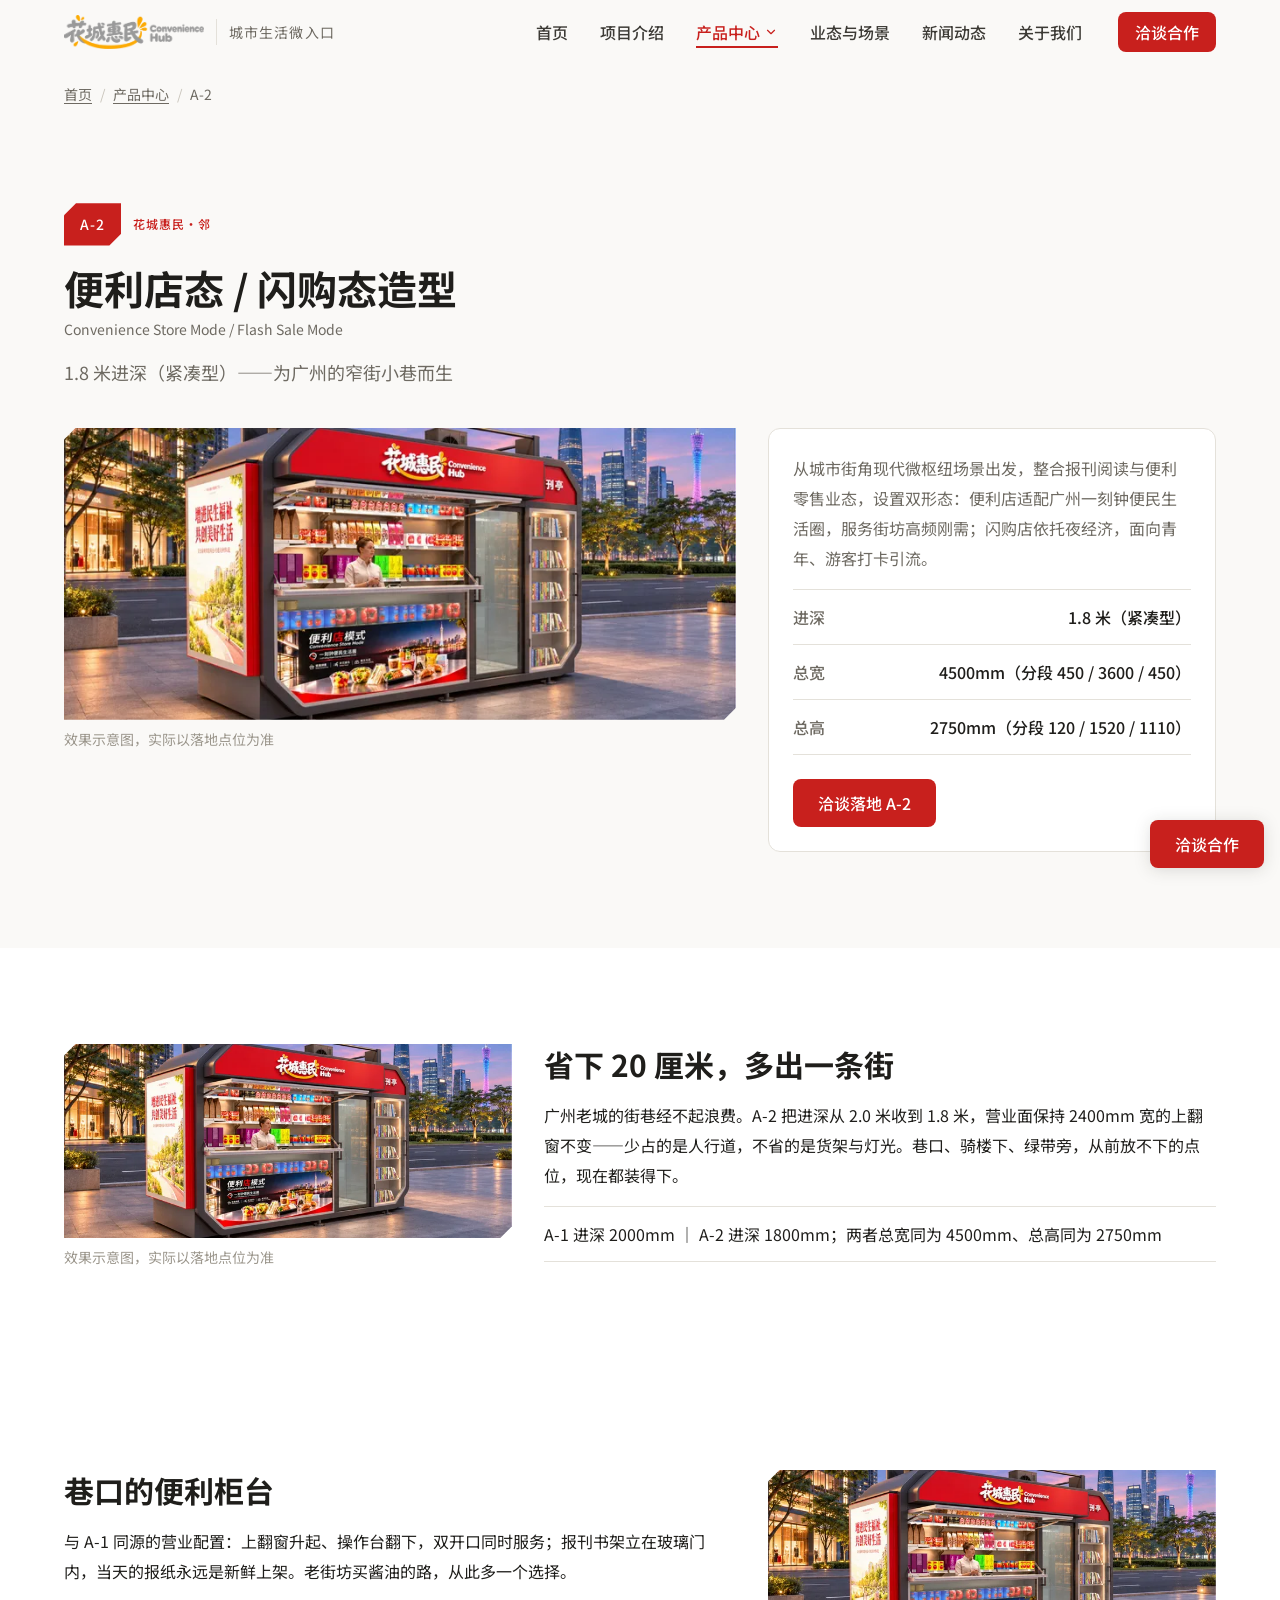
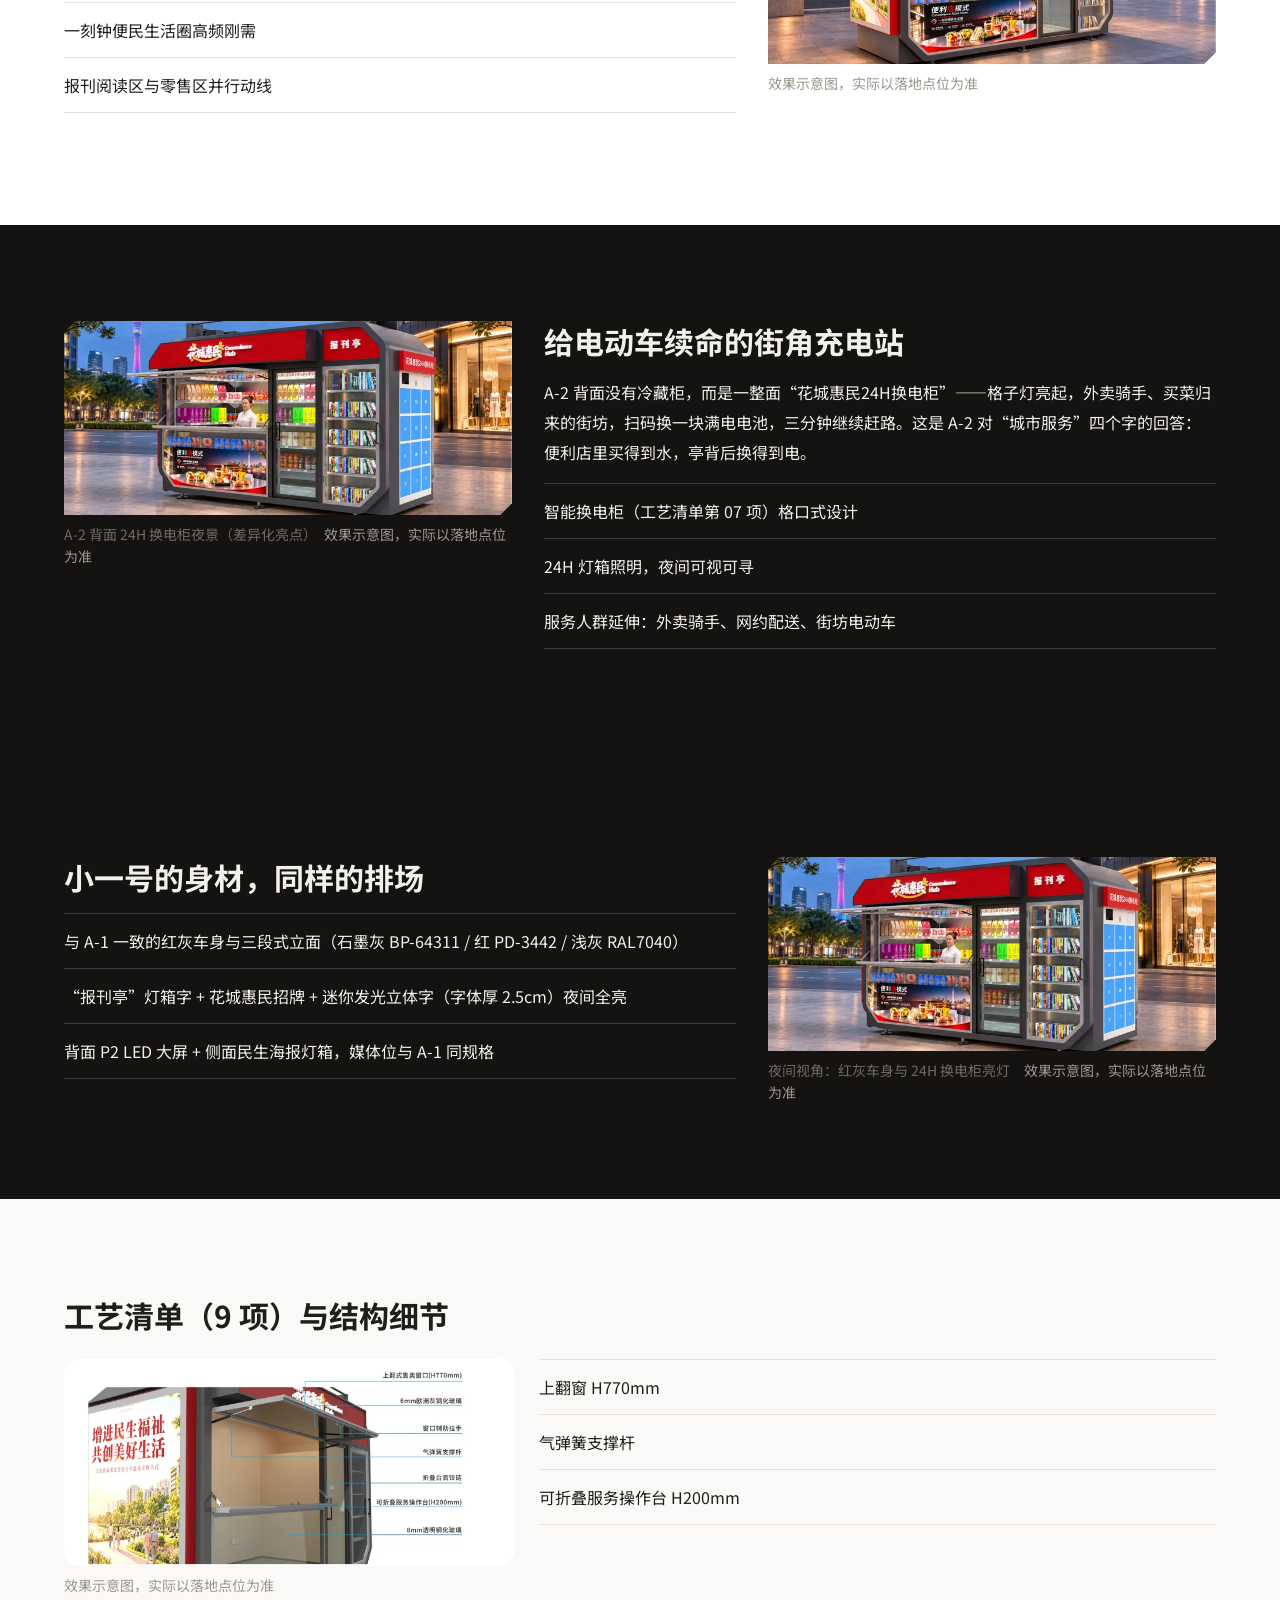
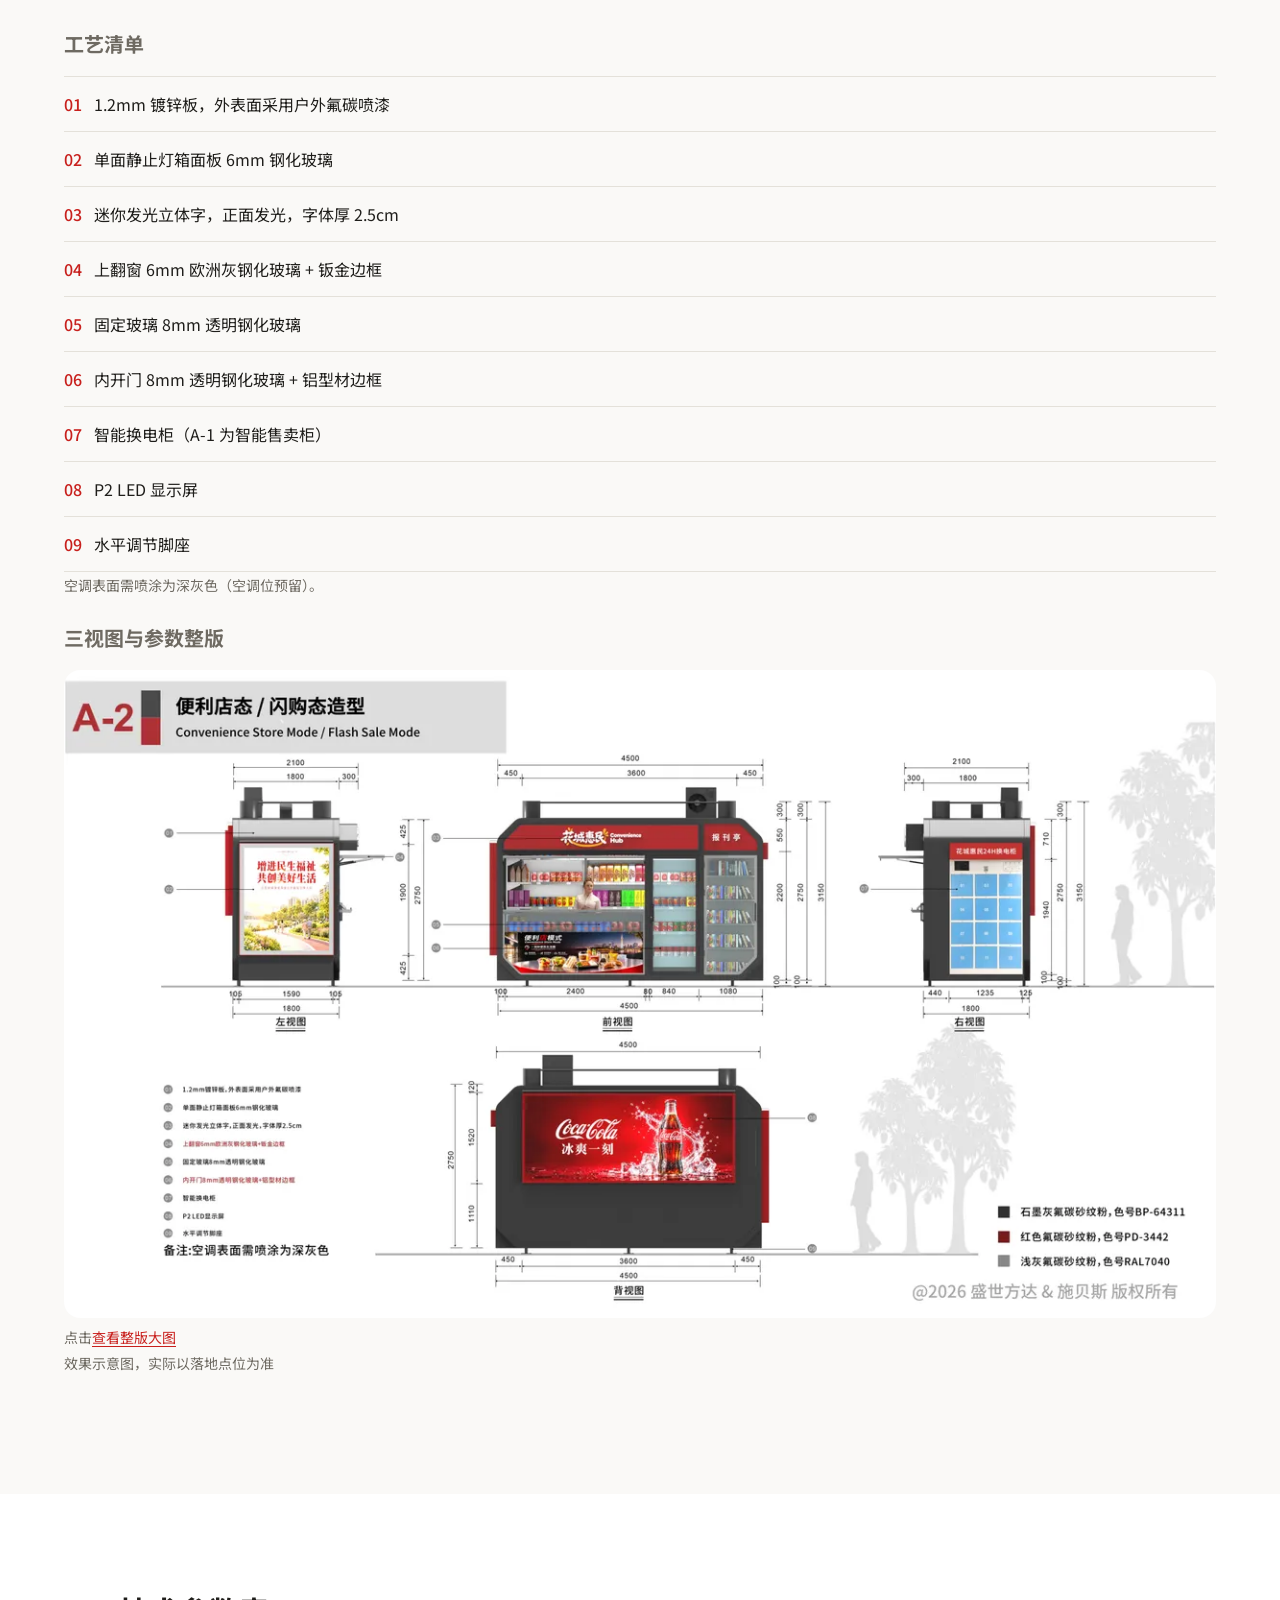
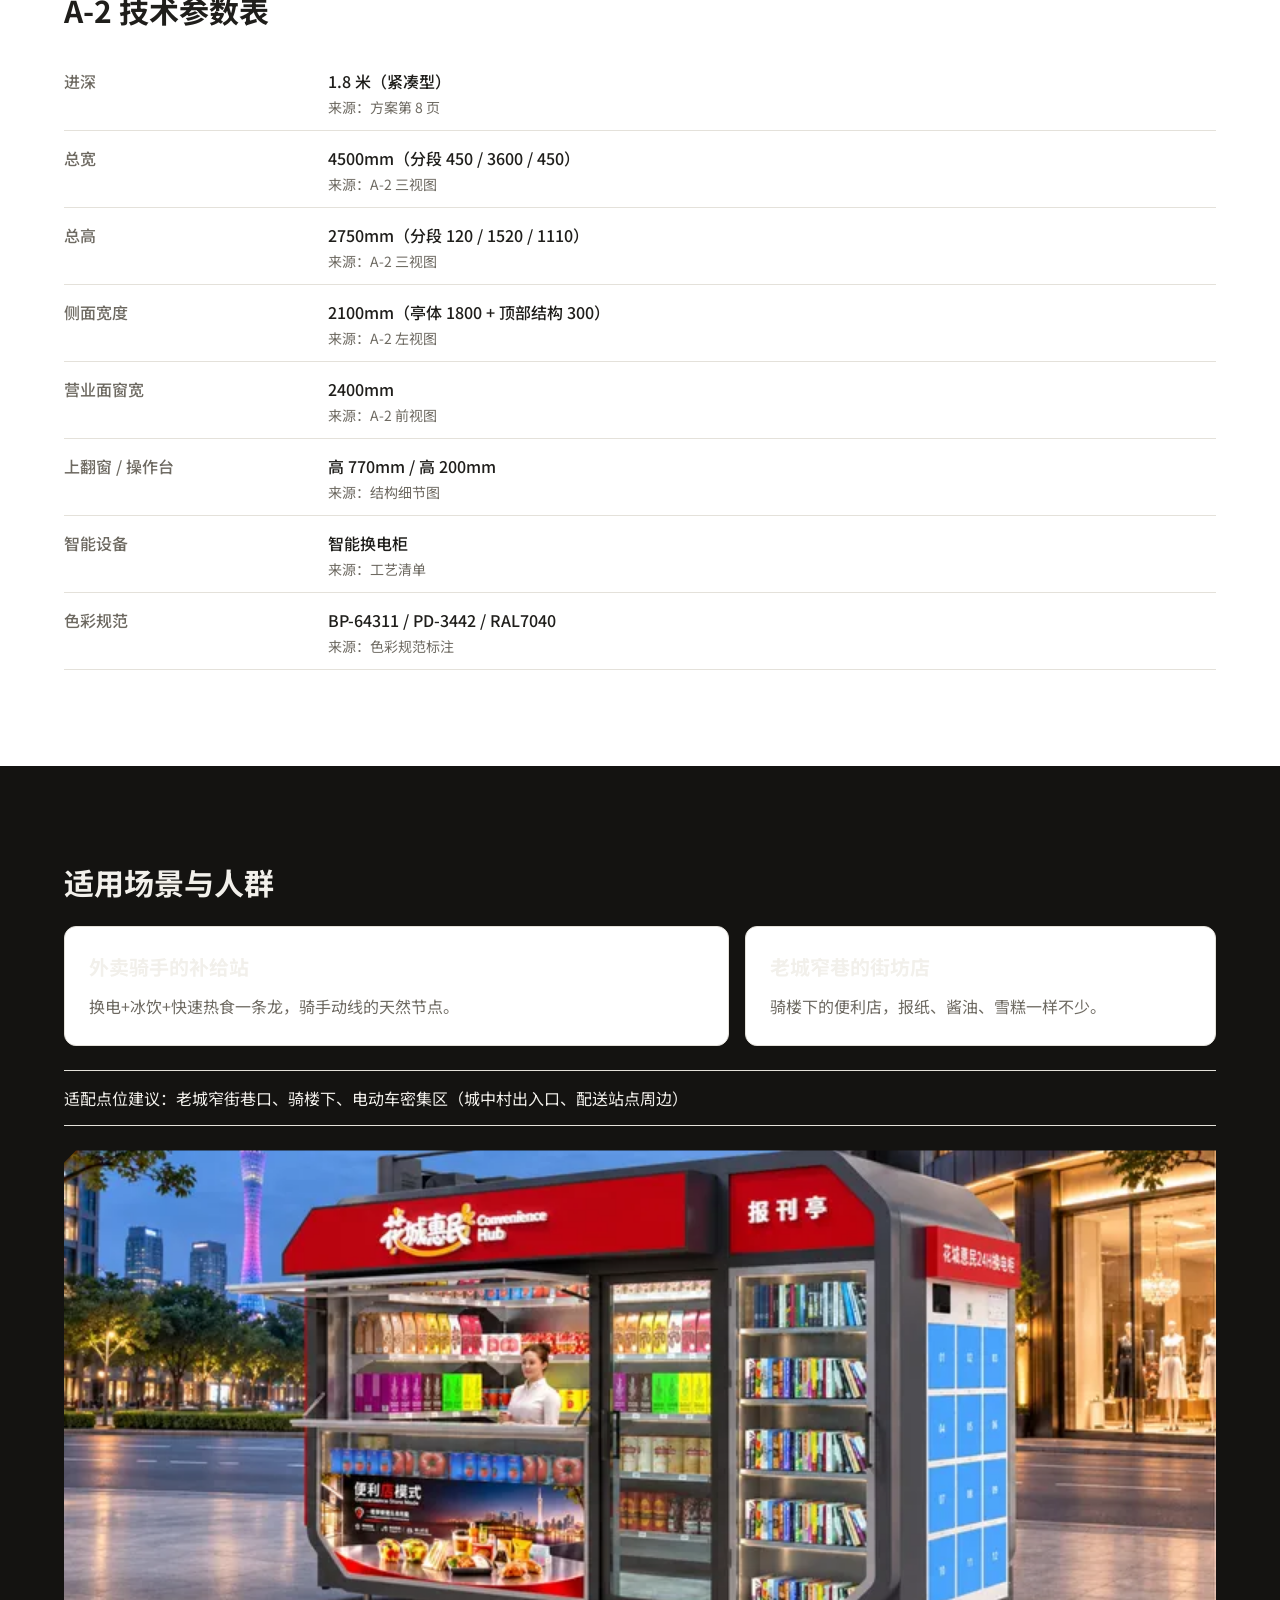
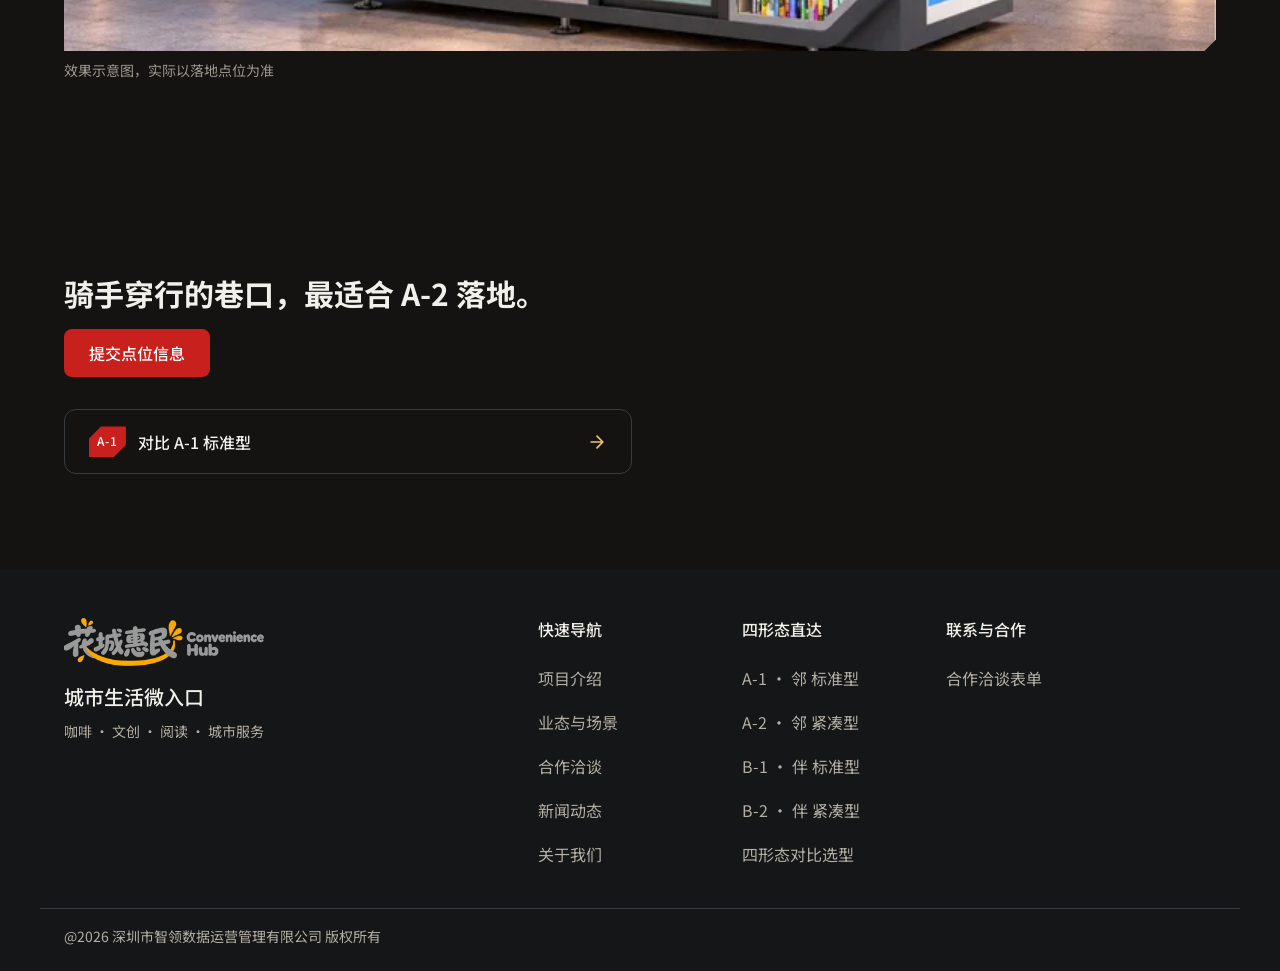
<file: products/a2/index.html>
<!DOCTYPE html><html lang="zh-CN"><head><meta charset="utf-8"><meta name="viewport" content="width=device-width, initial-scale=1"><link rel="icon" type="image/png" href="/favicon.png"><!-- 自托管字体：swap + 系统栈兜底（3.x）；主正文 400 预载 --><link rel="preload" href="/fonts/noto-sans-sc-400.woff2" as="font" type="font/woff2" crossorigin><link rel="stylesheet" href="/fonts/fonts.css"><!-- 标准元信息 --><title>花城惠民·邻 A-2 - 便利店态/闪购态紧凑型 1.8 米进深</title><meta name="description" content="A-2 紧凑型城市微枢纽：1.8 米进深适配窄街小巷，背面 24H 换电柜服务电动车人群，便利店+闪购双态切换，巷口也能点亮夜经济。"><link rel="canonical" href="https://aiguangli.com/products/a2/"><meta name="generator" content="Astro v7.4.13"><!-- Open Graph --><meta property="og:site_name" content="花城·惠民"><meta property="og:type" content="website"><meta property="og:title" content="花城惠民·邻 A-2 - 便利店态/闪购态紧凑型 1.8 米进深"><meta property="og:description" content="A-2 紧凑型城市微枢纽：1.8 米进深适配窄街小巷，背面 24H 换电柜服务电动车人群，便利店+闪购双态切换，巷口也能点亮夜经济。"><meta property="og:url" content="https://aiguangli.com/products/a2/"><meta property="og:image" content="https://aiguangli.com/og-default.jpg"><meta property="og:locale" content="zh_CN"><!-- Twitter Card --><meta name="twitter:card" content="summary_large_image"><meta name="twitter:title" content="花城惠民·邻 A-2 - 便利店态/闪购态紧凑型 1.8 米进深"><meta name="twitter:description" content="A-2 紧凑型城市微枢纽：1.8 米进深适配窄街小巷，背面 24H 换电柜服务电动车人群，便利店+闪购双态切换，巷口也能点亮夜经济。"><meta name="twitter:image" content="https://aiguangli.com/og-default.jpg"><link rel="stylesheet" href="/_astro/SectionHead.Chd_qyUk.css"><style>.figure[data-astro-cid-khyig4bw]{margin:0}.figure__media[data-astro-cid-khyig4bw]{background:var(--n-100);overflow:hidden}.figure--chamfer[data-astro-cid-khyig4bw] .figure__media[data-astro-cid-khyig4bw]{clip-path:var(--chamfer-clip)}.figure--rounded-xl[data-astro-cid-khyig4bw] .figure__media[data-astro-cid-khyig4bw]{border-radius:var(--radius-xl)}.figure__media[data-astro-cid-khyig4bw] img{width:100%;height:auto}figcaption[data-astro-cid-khyig4bw]{margin-top:var(--space-8);font-size:var(--fs-caption);line-height:var(--lh-caption);color:var(--text-muted)}figcaption[data-astro-cid-khyig4bw] small[data-astro-cid-khyig4bw]{color:var(--n-400)}
</style><link rel="stylesheet" href="/_astro/_slug_.nMp7rKev.css"></head><body><a class="skip-link" href="#main">跳到主要内容</a><header class="site-header" data-site-header data-astro-cid-fzpbxy5g><div class="container site-header__inner" data-astro-cid-fzpbxy5g><a href="/" class="site-header__brand" aria-label="花城惠民 首页" data-astro-cid-fzpbxy5g><img src="/_astro/logo.DCA-ymvn_ZodDix.webp" srcset="/_astro/logo.DCA-ymvn_ZG1SD0.webp 320w, /_astro/logo.DCA-ymvn_Z1X0Pj0.webp 480w, /_astro/logo.DCA-ymvn_Z1oNHcW.webp 800w" alt="花城·惠民" sizes="140px" loading="eager" decoding="async" style="width: 140px; height: auto;" width="1608" height="386"><span class="site-header__tagline" aria-hidden="true" data-astro-cid-fzpbxy5g>城市生活微入口</span></a><nav class="site-nav" aria-label="主导航" data-astro-cid-fzpbxy5g><ul class="site-nav__list" data-astro-cid-fzpbxy5g><li data-astro-cid-fzpbxy5g><a href="/" class="site-nav__link" data-astro-cid-fzpbxy5g>首页</a></li><li data-astro-cid-fzpbxy5g><a href="/about" class="site-nav__link" data-astro-cid-fzpbxy5g>项目介绍</a></li><li class="site-nav__drop" data-drop data-astro-cid-fzpbxy5g><button type="button" class="site-nav__link is-active" aria-expanded="false" aria-haspopup="true" data-drop-trigger data-astro-cid-fzpbxy5g>产品中心<span class="icon site-nav__chevron" style="width:14px;height:14px" aria-hidden="true" data-astro-cid-ccg5yoga><svg xmlns="http://www.w3.org/2000/svg" width="1em" height="1em" viewBox="0 0 24 24"><path fill="none" stroke="currentColor" stroke-linecap="round" stroke-linejoin="round" stroke-width="2" d="m6 9l6 6l6-6"/></svg></span></button><ul class="site-nav__menu" data-astro-cid-fzpbxy5g><li data-astro-cid-fzpbxy5g><a href="/products/a1" data-astro-cid-fzpbxy5g><span class="site-nav__badge" data-astro-cid-fzpbxy5g>A-1</span><span data-astro-cid-fzpbxy5g>· 邻 标准型</span></a></li><li data-astro-cid-fzpbxy5g><a href="/products/a2" aria-current="page" data-astro-cid-fzpbxy5g><span class="site-nav__badge" data-astro-cid-fzpbxy5g>A-2</span><span data-astro-cid-fzpbxy5g>· 邻 紧凑型</span></a></li><li data-astro-cid-fzpbxy5g><a href="/products/b1" data-astro-cid-fzpbxy5g><span class="site-nav__badge" data-astro-cid-fzpbxy5g>B-1</span><span data-astro-cid-fzpbxy5g>· 伴 标准型</span></a></li><li data-astro-cid-fzpbxy5g><a href="/products/b2" data-astro-cid-fzpbxy5g><span class="site-nav__badge" data-astro-cid-fzpbxy5g>B-2</span><span data-astro-cid-fzpbxy5g>· 伴 紧凑型</span></a></li><li data-astro-cid-fzpbxy5g><a href="/products" aria-current="page" data-astro-cid-fzpbxy5g><span data-astro-cid-fzpbxy5g>四形态对比选型</span></a></li></ul></li><li data-astro-cid-fzpbxy5g><a href="/business" class="site-nav__link" data-astro-cid-fzpbxy5g>业态与场景</a></li><li data-astro-cid-fzpbxy5g><a href="/news" class="site-nav__link" data-astro-cid-fzpbxy5g>新闻动态</a></li><li data-astro-cid-fzpbxy5g><a href="/contact" class="site-nav__link" data-astro-cid-fzpbxy5g>关于我们</a></li></ul></nav><div class="site-header__actions" data-astro-cid-fzpbxy5g><div class="site-header__cta" data-astro-cid-fzpbxy5g><a href="/cooperation#form" data-astro-cid-ekguhzzh="true" class="btn btn--primary btn--compact"><span class="btn__label" data-astro-cid-ekguhzzh>洽谈合作</span></a></div><button type="button" class="site-header__burger" aria-expanded="false" aria-controls="mobile-drawer" aria-label="打开菜单" data-drawer-open data-astro-cid-fzpbxy5g><span class="icon" style="width:22px;height:22px" aria-hidden="true" data-astro-cid-ccg5yoga><svg xmlns="http://www.w3.org/2000/svg" width="1em" height="1em" viewBox="0 0 24 24"><path fill="none" stroke="currentColor" stroke-linecap="round" stroke-linejoin="round" stroke-width="2" d="M4 5h16M4 12h16M4 19h16"/></svg></span></button></div></div></header><div class="drawer-mask" data-drawer-mask hidden data-astro-cid-fzpbxy5g></div><nav id="mobile-drawer" class="drawer" aria-label="移动端导航" data-drawer hidden data-astro-cid-fzpbxy5g><div class="drawer__head" data-astro-cid-fzpbxy5g><img src="/_astro/logo.DCA-ymvn_ZodDix.webp" srcset="/_astro/logo.DCA-ymvn_ZG1SD0.webp 320w, /_astro/logo.DCA-ymvn_Z1X0Pj0.webp 480w, /_astro/logo.DCA-ymvn_Z1oNHcW.webp 800w" alt="花城·惠民" sizes="128px" loading="eager" decoding="async" style="width: 128px; height: auto;" width="1608" height="386"><button type="button" class="drawer__close" aria-label="关闭菜单" data-drawer-close data-astro-cid-fzpbxy5g><span class="icon" style="width:22px;height:22px" aria-hidden="true" data-astro-cid-ccg5yoga><svg xmlns="http://www.w3.org/2000/svg" width="1em" height="1em" viewBox="0 0 24 24"><path fill="none" stroke="currentColor" stroke-linecap="round" stroke-linejoin="round" stroke-width="2" d="M18 6L6 18M6 6l12 12"/></svg></span></button></div><ul class="drawer__list" data-astro-cid-fzpbxy5g><li data-astro-cid-fzpbxy5g><a href="/" class="drawer__link" data-astro-cid-fzpbxy5g>首页</a></li><li data-astro-cid-fzpbxy5g><a href="/about" class="drawer__link" data-astro-cid-fzpbxy5g>项目介绍</a></li><li data-astro-cid-fzpbxy5g><a href="/products" aria-current="page" class="drawer__link is-active" data-astro-cid-fzpbxy5g>产品中心</a></li><li data-astro-cid-fzpbxy5g><a href="/products/a1" class="drawer__link drawer__link--sub" data-astro-cid-fzpbxy5g>A-1 · 邻 标准型</a></li><li data-astro-cid-fzpbxy5g><a href="/products/a2" aria-current="page" class="drawer__link drawer__link--sub is-active" data-astro-cid-fzpbxy5g>A-2 · 邻 紧凑型</a></li><li data-astro-cid-fzpbxy5g><a href="/products/b1" class="drawer__link drawer__link--sub" data-astro-cid-fzpbxy5g>B-1 · 伴 标准型</a></li><li data-astro-cid-fzpbxy5g><a href="/products/b2" class="drawer__link drawer__link--sub" data-astro-cid-fzpbxy5g>B-2 · 伴 紧凑型</a></li><li data-astro-cid-fzpbxy5g><a href="/products" aria-current="page" class="drawer__link drawer__link--sub is-active" data-astro-cid-fzpbxy5g>四形态对比选型</a></li><li data-astro-cid-fzpbxy5g><a href="/business" class="drawer__link" data-astro-cid-fzpbxy5g>业态与场景</a></li><li data-astro-cid-fzpbxy5g><a href="/news" class="drawer__link" data-astro-cid-fzpbxy5g>新闻动态</a></li><li data-astro-cid-fzpbxy5g><a href="/contact" class="drawer__link" data-astro-cid-fzpbxy5g>关于我们</a></li></ul><div class="drawer__cta" data-astro-cid-fzpbxy5g><a href="/cooperation#form" data-astro-cid-ekguhzzh="true" class="btn btn--primary"><span class="btn__label" data-astro-cid-ekguhzzh>洽谈合作</span></a></div></nav><script type="module">var e=document.querySelector(`[data-site-header]`);if(e){let t=!1,n=()=>{e.classList.toggle(`is-scrolled`,window.scrollY>8),t=!1};window.addEventListener(`scroll`,()=>{t||(t=!0,requestAnimationFrame(n))},{passive:!0}),n()}var t=document.querySelector(`[data-drawer]`),n=document.querySelector(`[data-drawer-mask]`),r=document.querySelector(`[data-drawer-open]`),i=document.querySelector(`[data-drawer-close]`),a=e=>{t&&n&&r&&(t.toggleAttribute(`hidden`,!e),n.toggleAttribute(`hidden`,!e),r.setAttribute(`aria-expanded`,String(e)),r.setAttribute(`aria-label`,e?`关闭菜单`:`打开菜单`),document.body.style.overflow=e?`hidden`:``,e?t.querySelector(`a, button`)?.focus():r.focus())};r?.addEventListener(`click`,()=>a(t?.hasAttribute(`hidden`)??!1)),i?.addEventListener(`click`,()=>a(!1)),n?.addEventListener(`click`,()=>a(!1)),document.addEventListener(`keydown`,e=>{if(e.key!==`Escape`)return;if(t&&!t.hasAttribute(`hidden`)){a(!1);return}let n=document.activeElement?.closest(`[data-drop]`)?.querySelector(`[data-drop-trigger]`);n instanceof HTMLElement&&n.blur()}),t?.addEventListener(`keydown`,e=>{if(e.key!==`Tab`)return;let n=t.querySelectorAll(`a[href], button:not([disabled])`);if(n.length===0)return;let r=n[0],i=n[n.length-1];e.shiftKey&&document.activeElement===r?(e.preventDefault(),i.focus()):!e.shiftKey&&document.activeElement===i&&(e.preventDefault(),r.focus())}),document.querySelectorAll(`[data-drop]`).forEach(e=>{let t=e.querySelector(`[data-drop-trigger]`);if(!t)return;let n=e=>t.setAttribute(`aria-expanded`,String(e));e.addEventListener(`mouseenter`,()=>n(!0)),e.addEventListener(`mouseleave`,()=>n(!1)),e.addEventListener(`focusin`,()=>n(!0)),e.addEventListener(`focusout`,t=>{e.contains(t.relatedTarget)||n(!1)})});</script><main id="main"><article data-astro-cid-cezwlk7t><!-- 面包屑：首页 / 产品中心 / 型号 --><nav class="container crumbs" aria-label="面包屑" data-astro-cid-cezwlk7t><ol data-astro-cid-cezwlk7t><li data-astro-cid-cezwlk7t><a href="/" data-astro-cid-cezwlk7t>首页</a></li><li data-astro-cid-cezwlk7t><a href="/products" data-astro-cid-cezwlk7t>产品中心</a></li><li aria-current="page" data-astro-cid-cezwlk7t>A-2</li></ol></nav><!-- 页头：chamfer 徽标 + 系列 + h1 + 副题 --><header class="section pdp-head" data-astro-cid-cezwlk7t><div class="container" data-astro-cid-cezwlk7t><p class="pdp__meta" data-astro-cid-cezwlk7t><span class="pdp__badge" data-astro-cid-cezwlk7t>A-2</span><span class="pdp__series" data-astro-cid-cezwlk7t>花城惠民·邻</span></p><h1 data-astro-cid-cezwlk7t>便利店态 / 闪购态造型<small class="pdp__en" data-astro-cid-cezwlk7t>Convenience Store Mode / Flash Sale Mode</small></h1><p class="pdp__subtitle lead" data-astro-cid-cezwlk7t>1.8 米进深（紧凑型）——为广州的窄街小巷而生</p></div></header><!-- 主视觉 60/40：左 chamfer 主图（首屏 priority）+ 右 sticky 规格卡；夜景主图转暗色分区 --><section class="section pdp-visual" data-astro-cid-cezwlk7t><div class="container pdp-visual__grid" data-astro-cid-cezwlk7t><figure class="figure figure--chamfer pdp-visual__figure" data-astro-cid-khyig4bw><div class="figure__media" data-astro-cid-khyig4bw><img src="/_astro/a2-dusk-front.DeLiLH11_Z1oD3OR.webp" srcset="/_astro/a2-dusk-front.DeLiLH11_Z1eIruT.webp 768w, /_astro/a2-dusk-front.DeLiLH11_Z1LnpPX.webp 1200w, /_astro/a2-dusk-front.DeLiLH11_Z1oD3OR.webp 1920w" alt="A-2 黄昏街景营业视角渲染：亭体与街道关系直观呈现" sizes="(min-width: 768px) 55vw, 100vw" loading="eager" fetchpriority="high" decoding="async" data-astro-cid-khyig4bw="true" width="1920" height="835"></div><figcaption data-astro-cid-khyig4bw><small data-astro-cid-khyig4bw>效果示意图，实际以落地点位为准</small></figcaption></figure><aside class="pdp-card" data-astro-cid-cezwlk7t><p class="pdp-card__lede" data-astro-cid-cezwlk7t>从城市街角现代微枢纽场景出发，整合报刊阅读与便利零售业态，设置双形态：便利店适配广州一刻钟便民生活圈，服务街坊高频刚需；闪购店依托夜经济，面向青年、游客打卡引流。</p><dl class="pdp-card__specs" data-astro-cid-cezwlk7t><div class="pdp-card__spec-row" data-astro-cid-cezwlk7t><dt data-astro-cid-cezwlk7t>进深</dt><dd class="tnum" data-astro-cid-cezwlk7t>1.8 米（紧凑型）</dd></div><div class="pdp-card__spec-row" data-astro-cid-cezwlk7t><dt data-astro-cid-cezwlk7t>总宽</dt><dd class="tnum" data-astro-cid-cezwlk7t>4500mm（分段 450 / 3600 / 450）</dd></div><div class="pdp-card__spec-row" data-astro-cid-cezwlk7t><dt data-astro-cid-cezwlk7t>总高</dt><dd class="tnum" data-astro-cid-cezwlk7t>2750mm（分段 120 / 1520 / 1110）</dd></div></dl><a href="/cooperation#form" data-astro-cid-ekguhzzh="true" class="btn btn--primary"><span class="btn__label" data-astro-cid-ekguhzzh>洽谈落地 A-2</span></a></aside></div></section><!-- 特性叙事：单图之字行 / 多图拼版（顺序来自 JSON） --><section id="why" class="section feature section--surface" data-astro-cid-cezwlk7t><div class="container feature__grid" data-astro-cid-cezwlk7t><div class="feature__media" data-astro-cid-cezwlk7t><figure class="figure figure--chamfer" data-astro-cid-khyig4bw><div class="figure__media" data-astro-cid-khyig4bw><img src="/_astro/a2-dusk-front.DeLiLH11_Z1oD3OR.webp" srcset="/_astro/a2-dusk-front.DeLiLH11_Z1eIruT.webp 768w, /_astro/a2-dusk-front.DeLiLH11_Z1LnpPX.webp 1200w, /_astro/a2-dusk-front.DeLiLH11_Z1oD3OR.webp 1920w" alt="省下 20 厘米，多出一条街" sizes="(min-width: 768px) 40vw, 100vw" loading="lazy" decoding="async" data-astro-cid-khyig4bw="true" width="1920" height="835"></div><figcaption data-astro-cid-khyig4bw><small data-astro-cid-khyig4bw>效果示意图，实际以落地点位为准</small></figcaption></figure></div><div class="feature__text" data-astro-cid-cezwlk7t><header class="section-head" data-astro-cid-sjgajsms><h2 data-astro-cid-sjgajsms>省下 20 厘米，多出一条街</h2></header><p data-astro-cid-cezwlk7t>广州老城的街巷经不起浪费。A-2 把进深从 2.0 米收到 1.8 米，营业面保持 2400mm 宽的上翻窗不变——少占的是人行道，不省的是货架与灯光。巷口、骑楼下、绿带旁，从前放不下的点位，现在都装得下。</p><ul class="feature__points" data-astro-cid-cezwlk7t><li data-astro-cid-cezwlk7t>A-1 进深 2000mm ｜ A-2 进深 1800mm；两者总宽同为 4500mm、总高同为 2750mm</li></ul></div></div></section><section id="day" class="section feature section--surface" data-astro-cid-cezwlk7t><div class="container feature__grid feature__grid--flip" data-astro-cid-cezwlk7t><div class="feature__media" data-astro-cid-cezwlk7t><figure class="figure figure--chamfer" data-astro-cid-khyig4bw><div class="figure__media" data-astro-cid-khyig4bw><img src="/_astro/a2-dusk-front.DeLiLH11_Z1oD3OR.webp" srcset="/_astro/a2-dusk-front.DeLiLH11_Z1eIruT.webp 768w, /_astro/a2-dusk-front.DeLiLH11_Z1LnpPX.webp 1200w, /_astro/a2-dusk-front.DeLiLH11_Z1oD3OR.webp 1920w" alt="巷口的便利柜台" sizes="(min-width: 768px) 40vw, 100vw" loading="lazy" decoding="async" data-astro-cid-khyig4bw="true" width="1920" height="835"></div><figcaption data-astro-cid-khyig4bw><small data-astro-cid-khyig4bw>效果示意图，实际以落地点位为准</small></figcaption></figure></div><div class="feature__text" data-astro-cid-cezwlk7t><header class="section-head" data-astro-cid-sjgajsms><h2 data-astro-cid-sjgajsms>巷口的便利柜台</h2></header><p data-astro-cid-cezwlk7t>与 A-1 同源的营业配置：上翻窗升起、操作台翻下，双开口同时服务；报刊书架立在玻璃门内，当天的报纸永远是新鲜上架。老街坊买酱油的路，从此多一个选择。</p><ul class="feature__points" data-astro-cid-cezwlk7t><li data-astro-cid-cezwlk7t>一刻钟便民生活圈高频刚需</li><li data-astro-cid-cezwlk7t>报刊阅读区与零售区并行动线</li></ul></div></div></section><section id="locker" class="section feature section--night" data-astro-cid-cezwlk7t><div class="container feature__grid" data-astro-cid-cezwlk7t><div class="feature__media" data-astro-cid-cezwlk7t><figure class="figure figure--chamfer" data-astro-cid-khyig4bw><div class="figure__media" data-astro-cid-khyig4bw><img src="/_astro/a2-locker-night.C45g1xTN_1kefG2.webp" srcset="/_astro/a2-locker-night.C45g1xTN_2nJX9b.webp 768w, /_astro/a2-locker-night.C45g1xTN_13sR7u.webp 1200w, /_astro/a2-locker-night.C45g1xTN_1kefG2.webp 1920w" alt="A-2 背面 24H 换电柜夜景（差异化亮点）" sizes="(min-width: 768px) 40vw, 100vw" loading="lazy" decoding="async" data-astro-cid-khyig4bw="true" width="1920" height="835"></div><figcaption data-astro-cid-khyig4bw>A-2 背面 24H 换电柜夜景（差异化亮点）　<small data-astro-cid-khyig4bw>效果示意图，实际以落地点位为准</small></figcaption></figure></div><div class="feature__text" data-astro-cid-cezwlk7t><header class="section-head" data-astro-cid-sjgajsms><h2 data-astro-cid-sjgajsms>给电动车续命的街角充电站</h2></header><p data-astro-cid-cezwlk7t>A-2 背面没有冷藏柜，而是一整面“花城惠民24H换电柜”——格子灯亮起，外卖骑手、买菜归来的街坊，扫码换一块满电电池，三分钟继续赶路。这是 A-2 对“城市服务”四个字的回答：便利店里买得到水，亭背后换得到电。</p><ul class="feature__points" data-astro-cid-cezwlk7t><li data-astro-cid-cezwlk7t>智能换电柜（工艺清单第 07 项）格口式设计</li><li data-astro-cid-cezwlk7t>24H 灯箱照明，夜间可视可寻</li><li data-astro-cid-cezwlk7t>服务人群延伸：外卖骑手、网约配送、街坊电动车</li></ul></div></div></section><section id="design" class="section feature section--night" data-astro-cid-cezwlk7t><div class="container feature__grid feature__grid--flip" data-astro-cid-cezwlk7t><div class="feature__media" data-astro-cid-cezwlk7t><figure class="figure figure--chamfer" data-astro-cid-khyig4bw><div class="figure__media" data-astro-cid-khyig4bw><img src="/_astro/a2-locker-night.C45g1xTN_1kefG2.webp" srcset="/_astro/a2-locker-night.C45g1xTN_2nJX9b.webp 768w, /_astro/a2-locker-night.C45g1xTN_13sR7u.webp 1200w, /_astro/a2-locker-night.C45g1xTN_1kefG2.webp 1920w" alt="夜间视角：红灰车身与 24H 换电柜亮灯" sizes="(min-width: 768px) 40vw, 100vw" loading="lazy" decoding="async" data-astro-cid-khyig4bw="true" width="1920" height="835"></div><figcaption data-astro-cid-khyig4bw>夜间视角：红灰车身与 24H 换电柜亮灯　<small data-astro-cid-khyig4bw>效果示意图，实际以落地点位为准</small></figcaption></figure></div><div class="feature__text" data-astro-cid-cezwlk7t><header class="section-head" data-astro-cid-sjgajsms><h2 data-astro-cid-sjgajsms>小一号的身材，同样的排场</h2></header><ul class="feature__points" data-astro-cid-cezwlk7t><li data-astro-cid-cezwlk7t>与 A-1 一致的红灰车身与三段式立面（石墨灰 BP-64311 / 红 PD-3442 / 浅灰 RAL7040）</li><li data-astro-cid-cezwlk7t>“报刊亭”灯箱字 + 花城惠民招牌 + 迷你发光立体字（字体厚 2.5cm）夜间全亮</li><li data-astro-cid-cezwlk7t>背面 P2 LED 大屏 + 侧面民生海报灯箱，媒体位与 A-1 同规格</li></ul></div></div></section><!-- 结构与工艺 --><section id="craft" class="section craft" data-astro-cid-cezwlk7t><div class="container" data-astro-cid-cezwlk7t><header class="section-head" data-astro-cid-sjgajsms><h2 data-astro-cid-sjgajsms>工艺清单（9 项）与结构细节</h2></header><div class="craft-top" data-astro-cid-cezwlk7t><figure class="figure figure--rounded-xl" data-astro-cid-khyig4bw><div class="figure__media" data-astro-cid-khyig4bw><img src="/_astro/structure-window.BDjBgk-A_1hVju3.webp" srcset="/_astro/structure-window.BDjBgk-A_Z2br9W3.webp 768w, /_astro/structure-window.BDjBgk-A_Z1NQxSd.webp 1200w, /_astro/structure-window.BDjBgk-A_1hVju3.webp 1920w" alt="报刊亭上翻窗结构细节标注图：上翻窗 H770mm、气弹簧支撑杆、可折叠服务操作台 H200mm 等" sizes="(min-width: 768px) 40vw, 100vw" loading="lazy" decoding="async" data-astro-cid-khyig4bw="true" width="1920" height="880"></div><figcaption data-astro-cid-khyig4bw><small data-astro-cid-khyig4bw>效果示意图，实际以落地点位为准</small></figcaption></figure><ul class="craft-points" data-astro-cid-cezwlk7t><li data-astro-cid-cezwlk7t>上翻窗 H770mm</li><li data-astro-cid-cezwlk7t>气弹簧支撑杆</li><li data-astro-cid-cezwlk7t>可折叠服务操作台 H200mm</li></ul></div><h3 class="craft__sub" data-astro-cid-cezwlk7t>工艺清单</h3><ol class="craft-list" data-astro-cid-cezwlk7t><li data-astro-cid-cezwlk7t>1.2mm 镀锌板，外表面采用户外氟碳喷漆</li><li data-astro-cid-cezwlk7t>单面静止灯箱面板 6mm 钢化玻璃</li><li data-astro-cid-cezwlk7t>迷你发光立体字，正面发光，字体厚 2.5cm</li><li data-astro-cid-cezwlk7t>上翻窗 6mm 欧洲灰钢化玻璃 + 钣金边框</li><li data-astro-cid-cezwlk7t>固定玻璃 8mm 透明钢化玻璃</li><li data-astro-cid-cezwlk7t>内开门 8mm 透明钢化玻璃 + 铝型材边框</li><li data-astro-cid-cezwlk7t>智能换电柜（A-1 为智能售卖柜）</li><li data-astro-cid-cezwlk7t>P2 LED 显示屏</li><li data-astro-cid-cezwlk7t>水平调节脚座</li></ol><p class="section-note" data-astro-cid-cezwlk7t>空调表面需喷涂为深灰色（空调位预留）。</p><h3 class="craft__sub" data-astro-cid-cezwlk7t>三视图与参数整版</h3><figure class="blueprint" data-astro-cid-cezwlk7t><img src="/_astro/a2-blueprint.D1fS-A_q_1YyVdH.webp" srcset="/_astro/a2-blueprint.D1fS-A_q_ZhSIcU.webp 768w, /_astro/a2-blueprint.D1fS-A_q_Z1Dq9Ps.webp 1200w, /_astro/a2-blueprint.D1fS-A_q_1YyVdH.webp 1920w" alt="A-2 三视图与材料清单整版图（第 07 项为智能换电柜）" sizes="(min-width: 75rem) 1140px, 100vw" loading="lazy" decoding="async" data-astro-cid-cezwlk7t="true" width="1920" height="1080"><figcaption data-astro-cid-cezwlk7t>点击<a href="/_astro/a2-blueprint.D1fS-A_q.png" target="_blank" rel="noopener" data-astro-cid-cezwlk7t>查看整版大图</a><small data-astro-cid-cezwlk7t>效果示意图，实际以落地点位为准</small></figcaption></figure></div></section><!-- 规格参数：两列定义表（细线 + tabular-nums） --><section id="specs" class="section section--surface" data-astro-cid-cezwlk7t><div class="container" data-astro-cid-cezwlk7t><header class="section-head" data-astro-cid-sjgajsms><h2 data-astro-cid-sjgajsms>A-2 技术参数表</h2></header><dl class="spec-list" data-astro-cid-cezwlk7t><div class="spec-row" data-astro-cid-cezwlk7t><dt data-astro-cid-cezwlk7t>进深</dt><dd data-astro-cid-cezwlk7t><span class="spec-row__value tnum" data-astro-cid-cezwlk7t>1.8 米（紧凑型）</span><small class="spec-row__source" data-astro-cid-cezwlk7t>来源：方案第 8 页</small></dd></div><div class="spec-row" data-astro-cid-cezwlk7t><dt data-astro-cid-cezwlk7t>总宽</dt><dd data-astro-cid-cezwlk7t><span class="spec-row__value tnum" data-astro-cid-cezwlk7t>4500mm（分段 450 / 3600 / 450）</span><small class="spec-row__source" data-astro-cid-cezwlk7t>来源：A-2 三视图</small></dd></div><div class="spec-row" data-astro-cid-cezwlk7t><dt data-astro-cid-cezwlk7t>总高</dt><dd data-astro-cid-cezwlk7t><span class="spec-row__value tnum" data-astro-cid-cezwlk7t>2750mm（分段 120 / 1520 / 1110）</span><small class="spec-row__source" data-astro-cid-cezwlk7t>来源：A-2 三视图</small></dd></div><div class="spec-row" data-astro-cid-cezwlk7t><dt data-astro-cid-cezwlk7t>侧面宽度</dt><dd data-astro-cid-cezwlk7t><span class="spec-row__value tnum" data-astro-cid-cezwlk7t>2100mm（亭体 1800 + 顶部结构 300）</span><small class="spec-row__source" data-astro-cid-cezwlk7t>来源：A-2 左视图</small></dd></div><div class="spec-row" data-astro-cid-cezwlk7t><dt data-astro-cid-cezwlk7t>营业面窗宽</dt><dd data-astro-cid-cezwlk7t><span class="spec-row__value tnum" data-astro-cid-cezwlk7t>2400mm</span><small class="spec-row__source" data-astro-cid-cezwlk7t>来源：A-2 前视图</small></dd></div><div class="spec-row" data-astro-cid-cezwlk7t><dt data-astro-cid-cezwlk7t>上翻窗 / 操作台</dt><dd data-astro-cid-cezwlk7t><span class="spec-row__value tnum" data-astro-cid-cezwlk7t>高 770mm / 高 200mm</span><small class="spec-row__source" data-astro-cid-cezwlk7t>来源：结构细节图</small></dd></div><div class="spec-row" data-astro-cid-cezwlk7t><dt data-astro-cid-cezwlk7t>智能设备</dt><dd data-astro-cid-cezwlk7t><span class="spec-row__value tnum" data-astro-cid-cezwlk7t>智能换电柜</span><small class="spec-row__source" data-astro-cid-cezwlk7t>来源：工艺清单</small></dd></div><div class="spec-row" data-astro-cid-cezwlk7t><dt data-astro-cid-cezwlk7t>色彩规范</dt><dd data-astro-cid-cezwlk7t><span class="spec-row__value tnum" data-astro-cid-cezwlk7t>BP-64311 / PD-3442 / RAL7040</span><small class="spec-row__source" data-astro-cid-cezwlk7t>来源：色彩规范标注</small></dd></div></dl></div></section><!-- 适用场景；场景图为夜景时转暗色分区（6.3） --><section id="scenes" class="section scenes section--night" data-astro-cid-cezwlk7t><div class="container" data-astro-cid-cezwlk7t><header class="section-head" data-astro-cid-sjgajsms><h2 data-astro-cid-sjgajsms>适用场景与人群</h2></header><div class="scene-cards" data-astro-cid-cezwlk7t><article class="scene-card scene-card--wide" data-astro-cid-cezwlk7t><h3 data-astro-cid-cezwlk7t>外卖骑手的补给站</h3><p data-astro-cid-cezwlk7t>换电+冰饮+快速热食一条龙，骑手动线的天然节点。</p></article><article class="scene-card" data-astro-cid-cezwlk7t><h3 data-astro-cid-cezwlk7t>老城窄巷的街坊店</h3><p data-astro-cid-cezwlk7t>骑楼下的便利店，报纸、酱油、雪糕一样不少。</p></article></div><ul class="scene-points" data-astro-cid-cezwlk7t><li data-astro-cid-cezwlk7t>适配点位建议：老城窄街巷口、骑楼下、电动车密集区（城中村出入口、配送站点周边）</li></ul><figure class="figure figure--chamfer" data-astro-cid-khyig4bw><div class="figure__media" data-astro-cid-khyig4bw><img src="/_astro/a2-locker-night.C45g1xTN_1kefG2.webp" srcset="/_astro/a2-locker-night.C45g1xTN_2nJX9b.webp 768w, /_astro/a2-locker-night.C45g1xTN_13sR7u.webp 1200w, /_astro/a2-locker-night.C45g1xTN_1kefG2.webp 1920w" alt="A-2 换电柜夜景复用图" sizes="(min-width: 768px) 55vw, 100vw" loading="lazy" decoding="async" data-astro-cid-khyig4bw="true" width="1920" height="835"></div><figcaption data-astro-cid-khyig4bw><small data-astro-cid-khyig4bw>效果示意图，实际以落地点位为准</small></figcaption></figure></div></section><!-- 相关形态半宽卡 + 底部转化（夜区） --><section class="section section--night bottom-cta" data-astro-cid-cezwlk7t><div class="container" data-astro-cid-cezwlk7t><h2 data-astro-cid-cezwlk7t>骑手穿行的巷口，最适合 A-2 落地。</h2><a href="/cooperation#form" data-astro-cid-ekguhzzh="true" class="btn btn--primary"><span class="btn__label" data-astro-cid-ekguhzzh>提交点位信息</span></a><div class="related-grid" data-astro-cid-cezwlk7t><a class="related-card" href="/products/a1" data-astro-cid-cezwlk7t><span class="related-card__badge" data-astro-cid-cezwlk7t>A-1</span><span class="related-card__label" data-astro-cid-cezwlk7t>对比 A-1 标准型</span><span class="icon related-card__icon" style="width:20px;height:20px" aria-hidden="true" data-astro-cid-ccg5yoga><svg xmlns="http://www.w3.org/2000/svg" width="1em" height="1em" viewBox="0 0 24 24"><path fill="none" stroke="currentColor" stroke-linecap="round" stroke-linejoin="round" stroke-width="2" d="M5 12h14m-7-7l7 7l-7 7"/></svg></span></a></div></div></section></article></main><footer class="site-footer" data-astro-cid-nns7i3if><div class="container site-footer__grid" data-astro-cid-nns7i3if><div class="site-footer__brand" data-astro-cid-nns7i3if><img src="/_astro/logo.DCA-ymvn_ZodDix.webp" srcset="/_astro/logo.DCA-ymvn_ZG1SD0.webp 320w, /_astro/logo.DCA-ymvn_Z1X0Pj0.webp 480w, /_astro/logo.DCA-ymvn_Z1oNHcW.webp 800w" alt="花城·惠民" sizes="200px" loading="eager" decoding="async" style="width: 200px; height: auto;" width="1608" height="386" class="site-footer__logo"><p class="site-footer__tagline" data-astro-cid-nns7i3if>城市生活微入口</p><p class="site-footer__tags" data-astro-cid-nns7i3if>咖啡 · 文创 · 阅读 · 城市服务</p></div><nav aria-label="快速导航" data-astro-cid-nns7i3if><h2 class="site-footer__heading" data-astro-cid-nns7i3if>快速导航</h2><ul data-astro-cid-nns7i3if><li data-astro-cid-nns7i3if><a href="/about" data-astro-cid-nns7i3if>项目介绍</a></li><li data-astro-cid-nns7i3if><a href="/business" data-astro-cid-nns7i3if>业态与场景</a></li><li data-astro-cid-nns7i3if><a href="/cooperation" data-astro-cid-nns7i3if>合作洽谈</a></li><li data-astro-cid-nns7i3if><a href="/news" data-astro-cid-nns7i3if>新闻动态</a></li><li data-astro-cid-nns7i3if><a href="/contact" data-astro-cid-nns7i3if>关于我们</a></li></ul></nav><nav aria-label="四形态直达" data-astro-cid-nns7i3if><h2 class="site-footer__heading" data-astro-cid-nns7i3if>四形态直达</h2><ul data-astro-cid-nns7i3if><li data-astro-cid-nns7i3if><a href="/products/a1" data-astro-cid-nns7i3if>A-1 · 邻 标准型</a></li><li data-astro-cid-nns7i3if><a href="/products/a2" data-astro-cid-nns7i3if>A-2 · 邻 紧凑型</a></li><li data-astro-cid-nns7i3if><a href="/products/b1" data-astro-cid-nns7i3if>B-1 · 伴 标准型</a></li><li data-astro-cid-nns7i3if><a href="/products/b2" data-astro-cid-nns7i3if>B-2 · 伴 紧凑型</a></li><li data-astro-cid-nns7i3if><a href="/products" data-astro-cid-nns7i3if>四形态对比选型</a></li></ul></nav><div data-astro-cid-nns7i3if><h2 class="site-footer__heading" data-astro-cid-nns7i3if>联系与合作</h2><ul data-astro-cid-nns7i3if><li data-astro-cid-nns7i3if><a href="/cooperation#form" data-astro-cid-nns7i3if>合作洽谈表单</a></li></ul></div></div><div class="container site-footer__legal" data-astro-cid-nns7i3if><p data-astro-cid-nns7i3if><small data-astro-cid-nns7i3if>@2026 深圳市智领数据运营管理有限公司 版权所有</small><!-- 备案行：ICP/公安备案号待取得后补加（无源项不虚构） --></p></div></footer><div class="floating-cta" data-astro-cid-5m7y4e7n><a href="/cooperation#form" aria-label="洽谈合作" data-astro-cid-ekguhzzh="true" class="btn btn--primary"><span class="btn__label" data-astro-cid-ekguhzzh>
    洽谈合作
  </span></a></div></body></html>
</file>
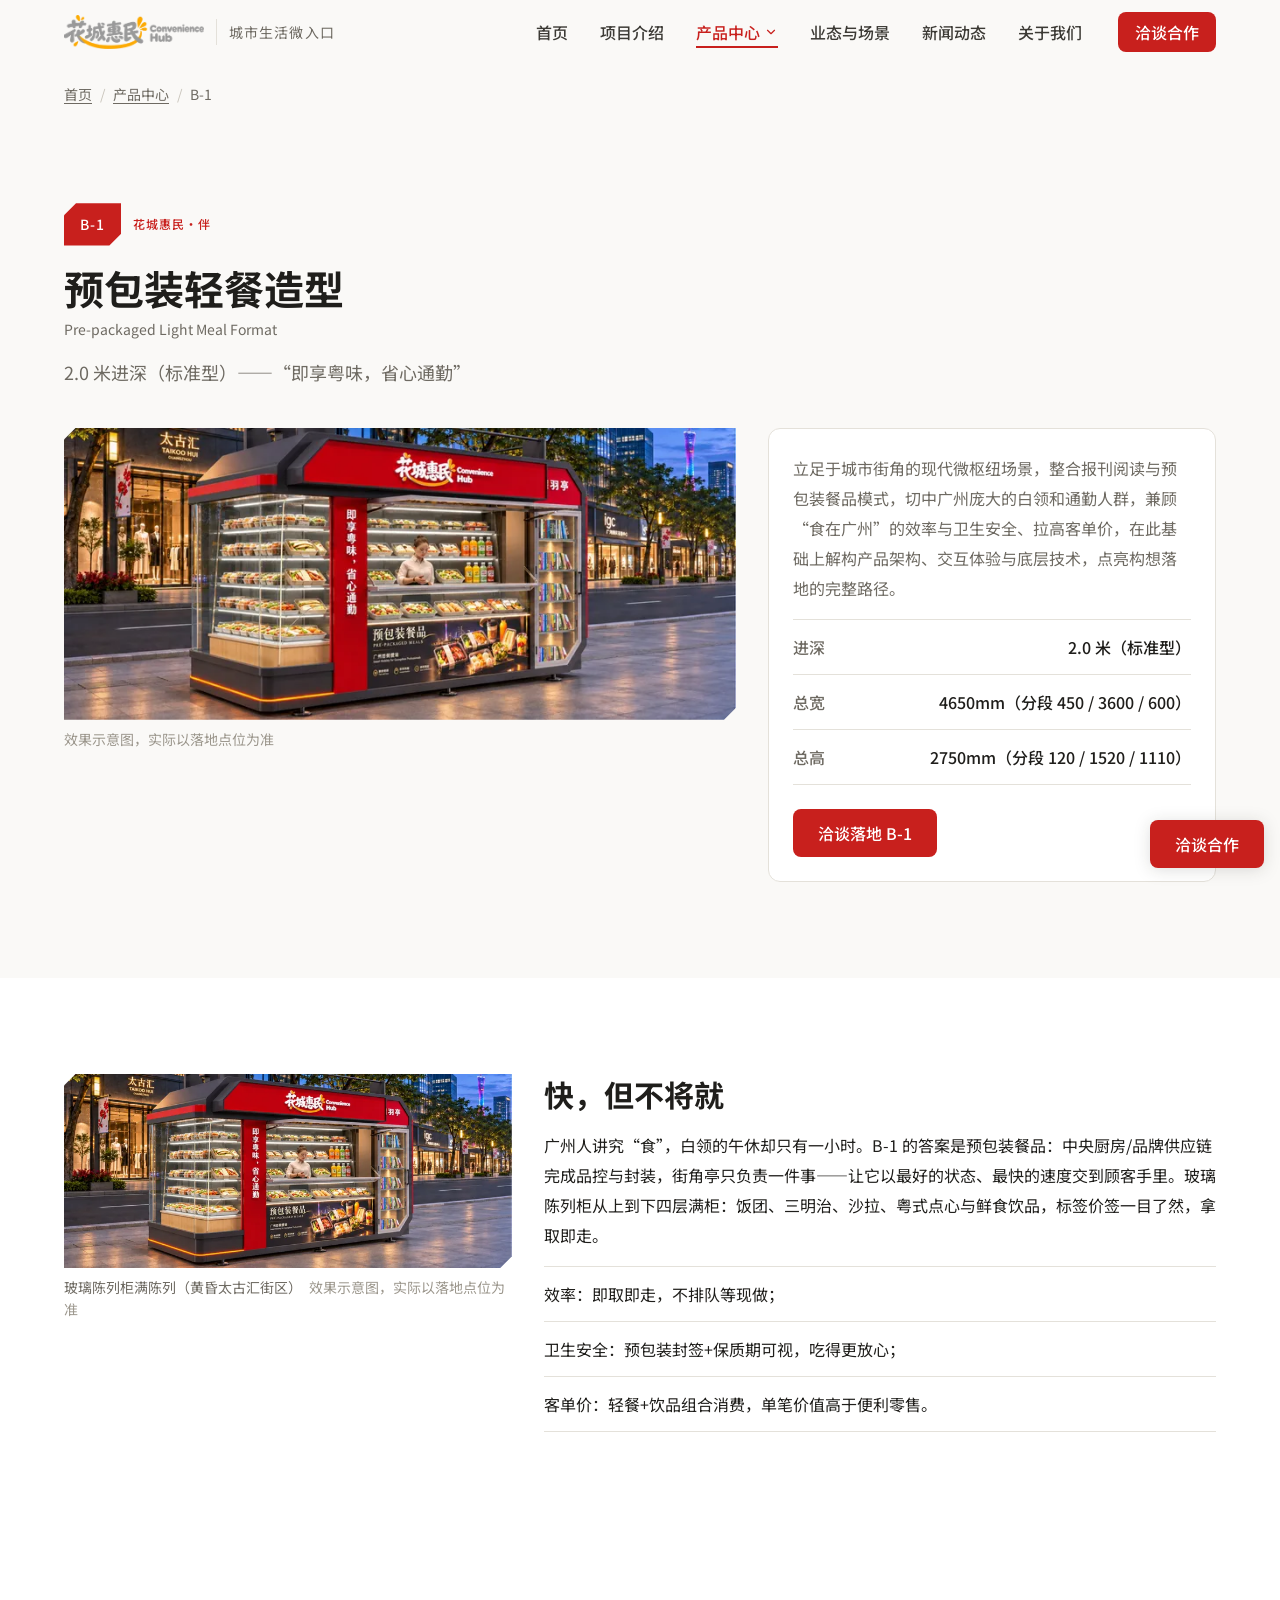
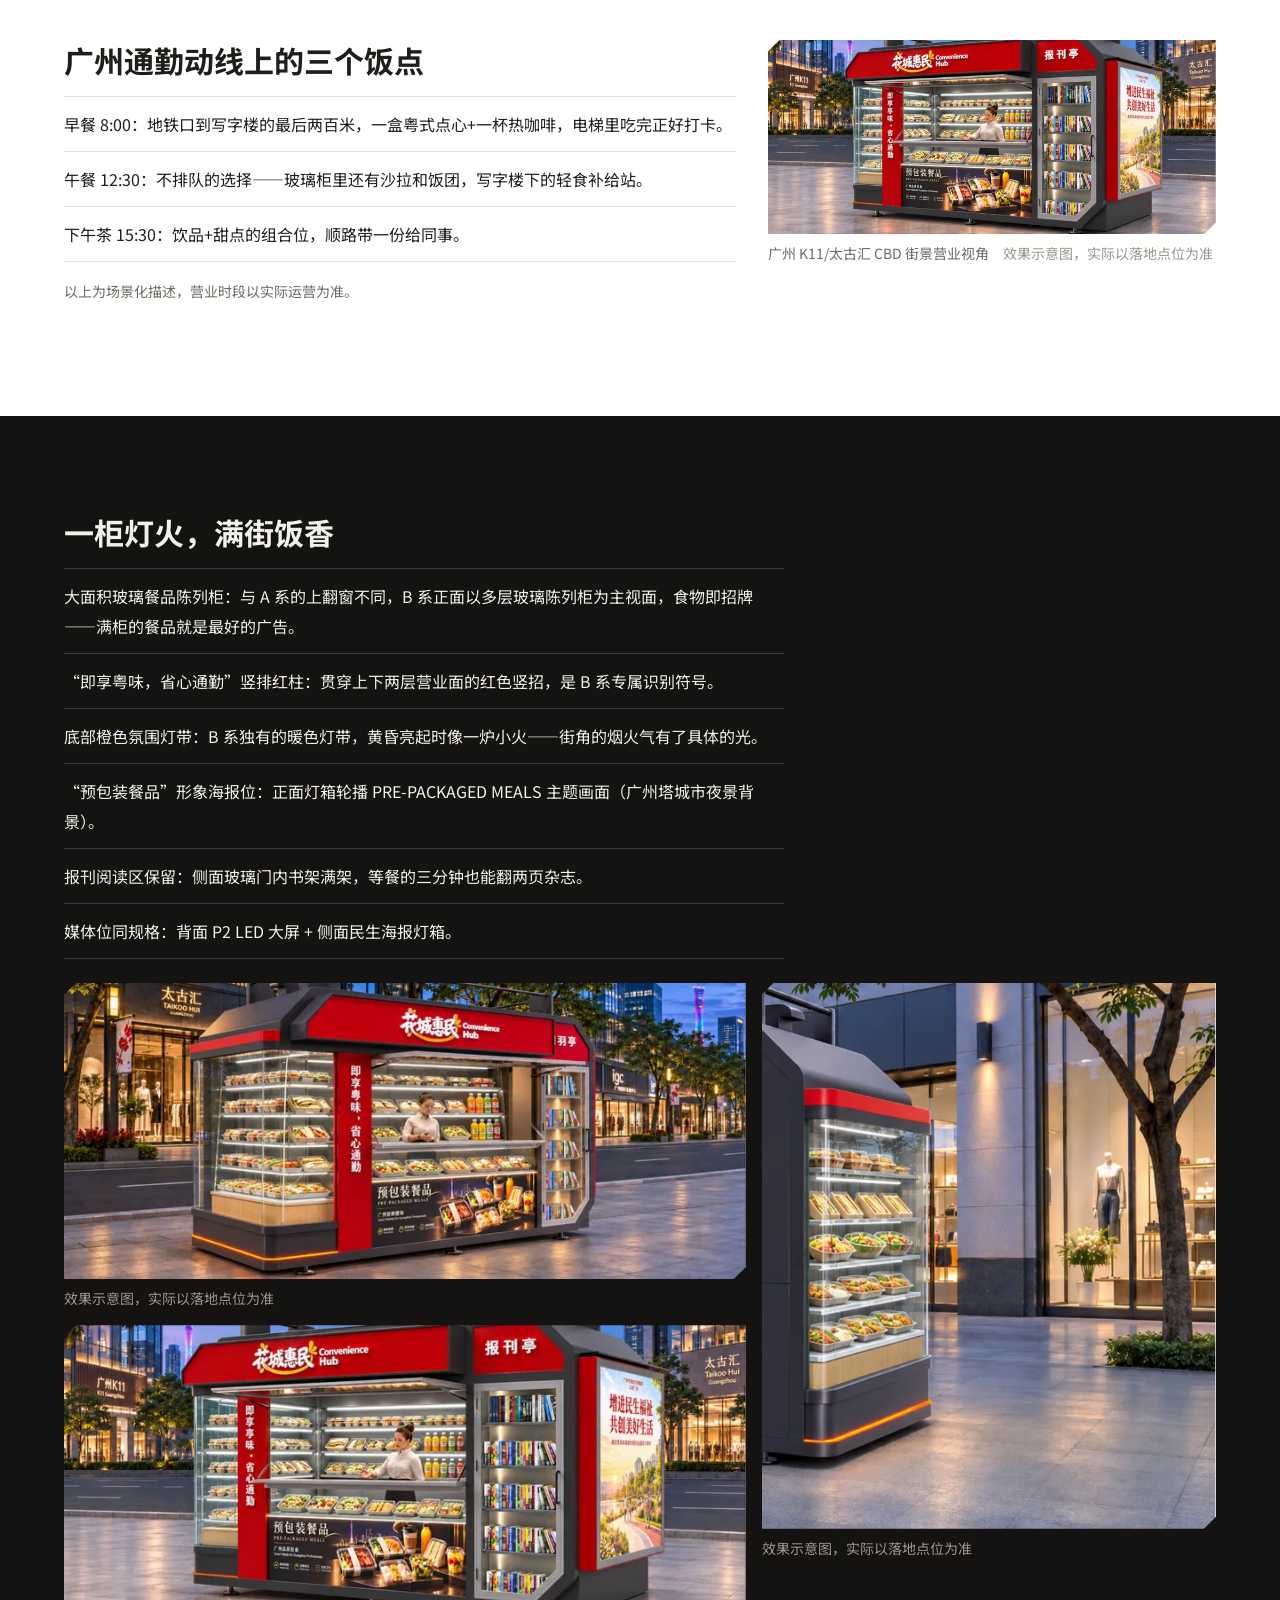
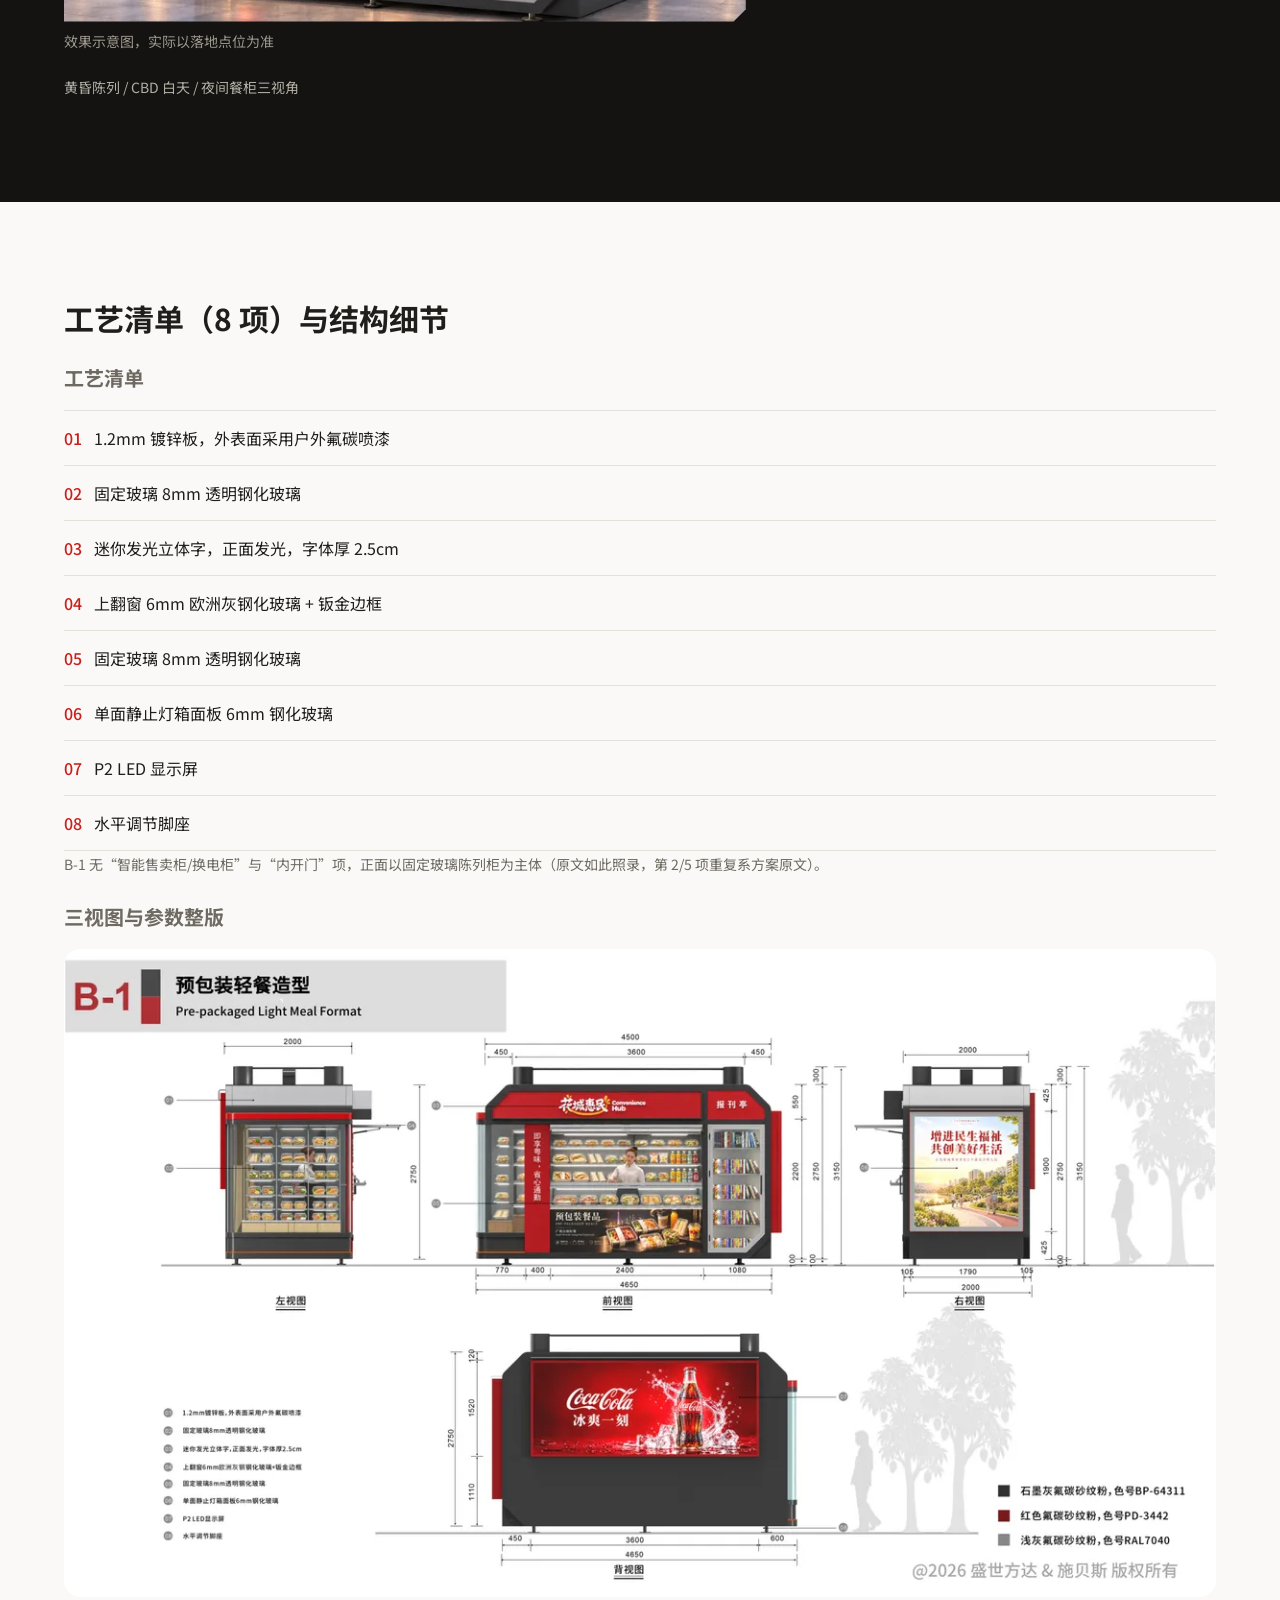
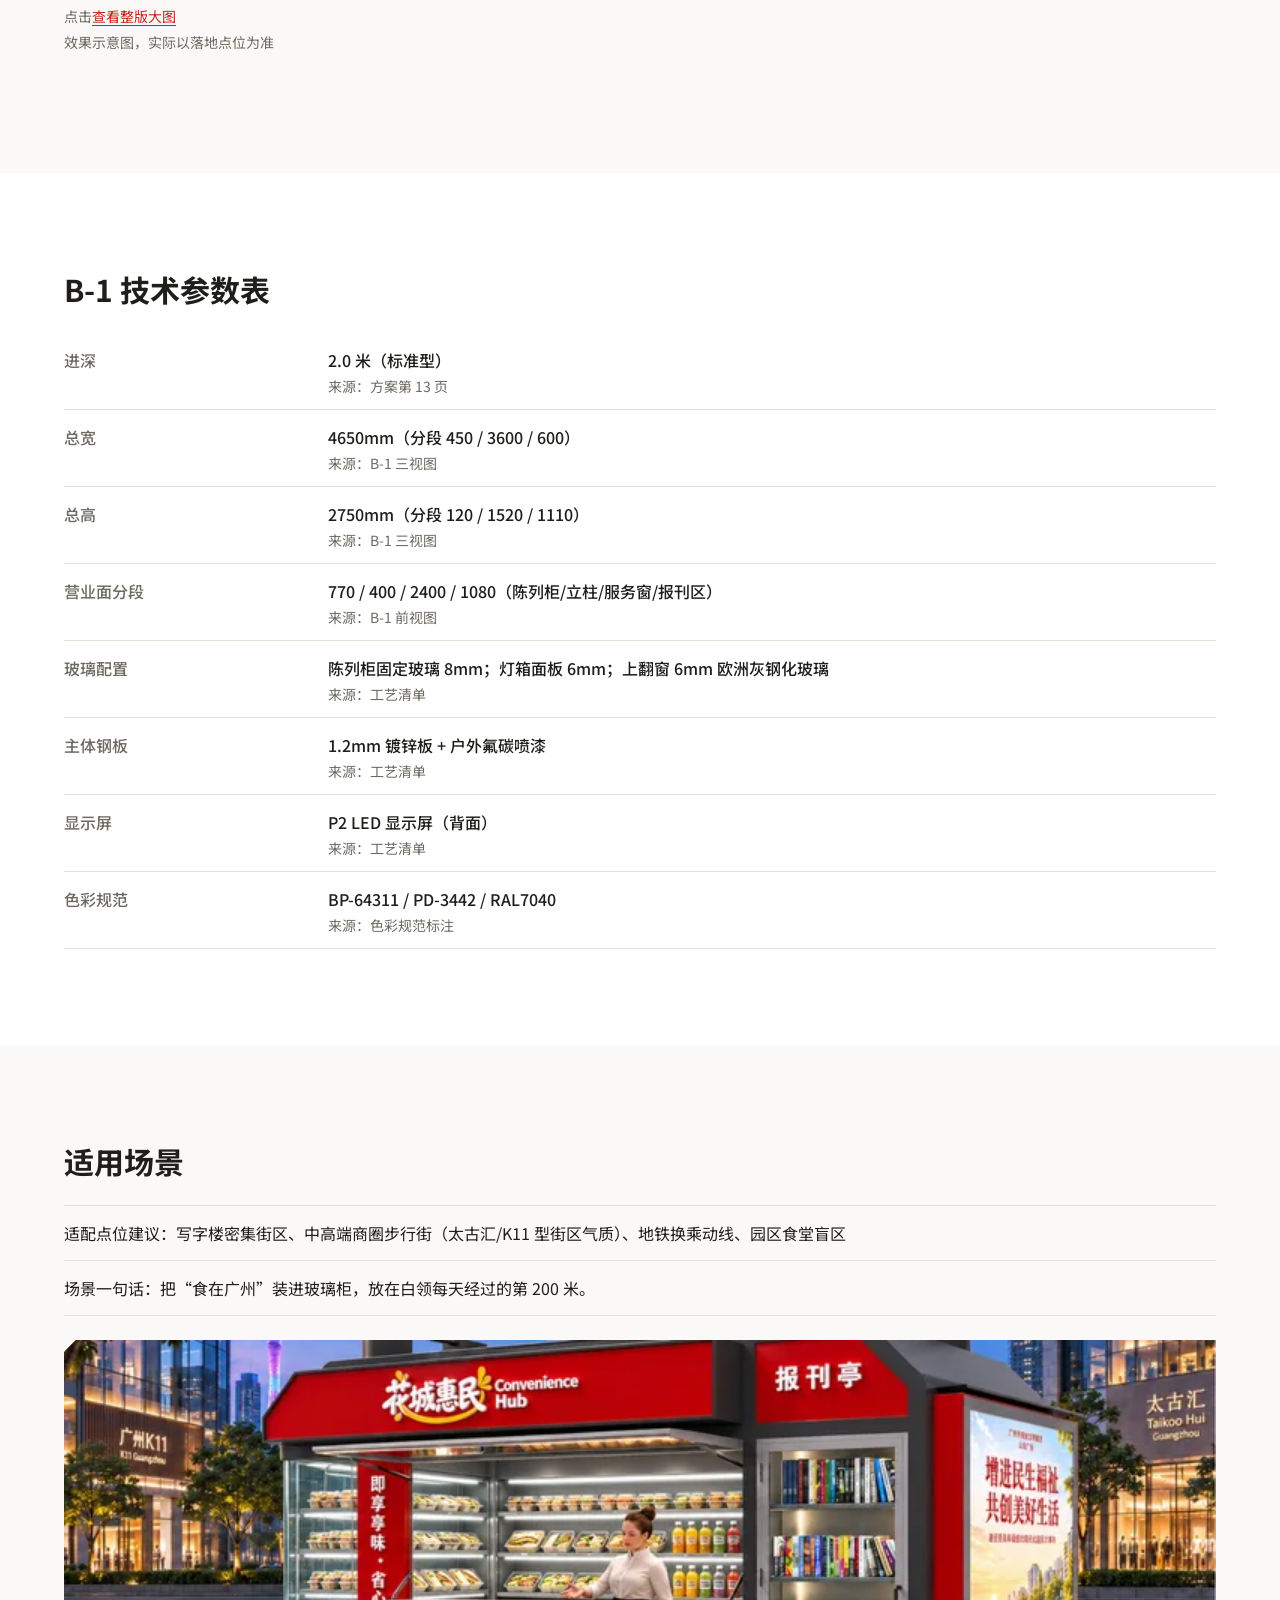
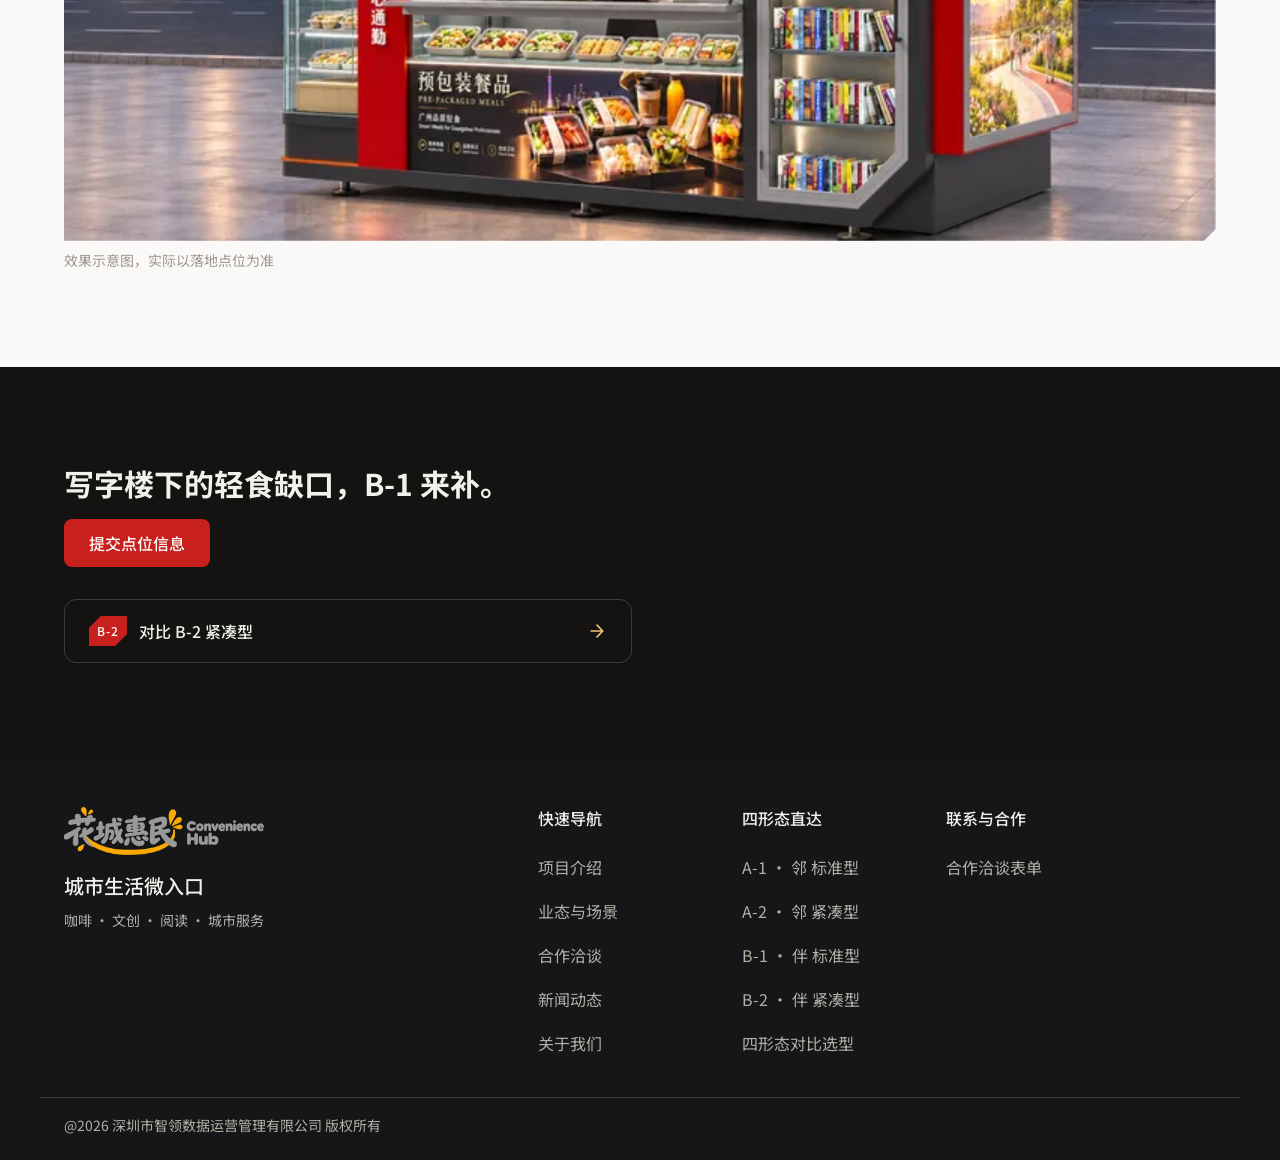
<file: products/b1/index.html>
<!DOCTYPE html><html lang="zh-CN"><head><meta charset="utf-8"><meta name="viewport" content="width=device-width, initial-scale=1"><link rel="icon" type="image/png" href="/favicon.png"><!-- 自托管字体：swap + 系统栈兜底（3.x）；主正文 400 预载 --><link rel="preload" href="/fonts/noto-sans-sc-400.woff2" as="font" type="font/woff2" crossorigin><link rel="stylesheet" href="/fonts/fonts.css"><!-- 标准元信息 --><title>花城惠民·伴 B-1 - 预包装轻餐标准型 2.0 米进深</title><meta name="description" content="B-1 预包装轻餐形态城市微枢纽：玻璃陈列柜满柜轻食，“即享粤味，省心通勤”，切中广州白领与通勤人群，兼顾食在广州的效率与卫生安全。"><link rel="canonical" href="https://aiguangli.com/products/b1/"><meta name="generator" content="Astro v7.4.13"><!-- Open Graph --><meta property="og:site_name" content="花城·惠民"><meta property="og:type" content="website"><meta property="og:title" content="花城惠民·伴 B-1 - 预包装轻餐标准型 2.0 米进深"><meta property="og:description" content="B-1 预包装轻餐形态城市微枢纽：玻璃陈列柜满柜轻食，“即享粤味，省心通勤”，切中广州白领与通勤人群，兼顾食在广州的效率与卫生安全。"><meta property="og:url" content="https://aiguangli.com/products/b1/"><meta property="og:image" content="https://aiguangli.com/og-default.jpg"><meta property="og:locale" content="zh_CN"><!-- Twitter Card --><meta name="twitter:card" content="summary_large_image"><meta name="twitter:title" content="花城惠民·伴 B-1 - 预包装轻餐标准型 2.0 米进深"><meta name="twitter:description" content="B-1 预包装轻餐形态城市微枢纽：玻璃陈列柜满柜轻食，“即享粤味，省心通勤”，切中广州白领与通勤人群，兼顾食在广州的效率与卫生安全。"><meta name="twitter:image" content="https://aiguangli.com/og-default.jpg"><link rel="stylesheet" href="/_astro/SectionHead.Chd_qyUk.css"><style>.figure[data-astro-cid-khyig4bw]{margin:0}.figure__media[data-astro-cid-khyig4bw]{background:var(--n-100);overflow:hidden}.figure--chamfer[data-astro-cid-khyig4bw] .figure__media[data-astro-cid-khyig4bw]{clip-path:var(--chamfer-clip)}.figure--rounded-xl[data-astro-cid-khyig4bw] .figure__media[data-astro-cid-khyig4bw]{border-radius:var(--radius-xl)}.figure__media[data-astro-cid-khyig4bw] img{width:100%;height:auto}figcaption[data-astro-cid-khyig4bw]{margin-top:var(--space-8);font-size:var(--fs-caption);line-height:var(--lh-caption);color:var(--text-muted)}figcaption[data-astro-cid-khyig4bw] small[data-astro-cid-khyig4bw]{color:var(--n-400)}
</style><link rel="stylesheet" href="/_astro/_slug_.nMp7rKev.css"></head><body><a class="skip-link" href="#main">跳到主要内容</a><header class="site-header" data-site-header data-astro-cid-fzpbxy5g><div class="container site-header__inner" data-astro-cid-fzpbxy5g><a href="/" class="site-header__brand" aria-label="花城惠民 首页" data-astro-cid-fzpbxy5g><img src="/_astro/logo.DCA-ymvn_ZodDix.webp" srcset="/_astro/logo.DCA-ymvn_ZG1SD0.webp 320w, /_astro/logo.DCA-ymvn_Z1X0Pj0.webp 480w, /_astro/logo.DCA-ymvn_Z1oNHcW.webp 800w" alt="花城·惠民" sizes="140px" loading="eager" decoding="async" style="width: 140px; height: auto;" width="1608" height="386"><span class="site-header__tagline" aria-hidden="true" data-astro-cid-fzpbxy5g>城市生活微入口</span></a><nav class="site-nav" aria-label="主导航" data-astro-cid-fzpbxy5g><ul class="site-nav__list" data-astro-cid-fzpbxy5g><li data-astro-cid-fzpbxy5g><a href="/" class="site-nav__link" data-astro-cid-fzpbxy5g>首页</a></li><li data-astro-cid-fzpbxy5g><a href="/about" class="site-nav__link" data-astro-cid-fzpbxy5g>项目介绍</a></li><li class="site-nav__drop" data-drop data-astro-cid-fzpbxy5g><button type="button" class="site-nav__link is-active" aria-expanded="false" aria-haspopup="true" data-drop-trigger data-astro-cid-fzpbxy5g>产品中心<span class="icon site-nav__chevron" style="width:14px;height:14px" aria-hidden="true" data-astro-cid-ccg5yoga><svg xmlns="http://www.w3.org/2000/svg" width="1em" height="1em" viewBox="0 0 24 24"><path fill="none" stroke="currentColor" stroke-linecap="round" stroke-linejoin="round" stroke-width="2" d="m6 9l6 6l6-6"/></svg></span></button><ul class="site-nav__menu" data-astro-cid-fzpbxy5g><li data-astro-cid-fzpbxy5g><a href="/products/a1" data-astro-cid-fzpbxy5g><span class="site-nav__badge" data-astro-cid-fzpbxy5g>A-1</span><span data-astro-cid-fzpbxy5g>· 邻 标准型</span></a></li><li data-astro-cid-fzpbxy5g><a href="/products/a2" data-astro-cid-fzpbxy5g><span class="site-nav__badge" data-astro-cid-fzpbxy5g>A-2</span><span data-astro-cid-fzpbxy5g>· 邻 紧凑型</span></a></li><li data-astro-cid-fzpbxy5g><a href="/products/b1" aria-current="page" data-astro-cid-fzpbxy5g><span class="site-nav__badge" data-astro-cid-fzpbxy5g>B-1</span><span data-astro-cid-fzpbxy5g>· 伴 标准型</span></a></li><li data-astro-cid-fzpbxy5g><a href="/products/b2" data-astro-cid-fzpbxy5g><span class="site-nav__badge" data-astro-cid-fzpbxy5g>B-2</span><span data-astro-cid-fzpbxy5g>· 伴 紧凑型</span></a></li><li data-astro-cid-fzpbxy5g><a href="/products" aria-current="page" data-astro-cid-fzpbxy5g><span data-astro-cid-fzpbxy5g>四形态对比选型</span></a></li></ul></li><li data-astro-cid-fzpbxy5g><a href="/business" class="site-nav__link" data-astro-cid-fzpbxy5g>业态与场景</a></li><li data-astro-cid-fzpbxy5g><a href="/news" class="site-nav__link" data-astro-cid-fzpbxy5g>新闻动态</a></li><li data-astro-cid-fzpbxy5g><a href="/contact" class="site-nav__link" data-astro-cid-fzpbxy5g>关于我们</a></li></ul></nav><div class="site-header__actions" data-astro-cid-fzpbxy5g><div class="site-header__cta" data-astro-cid-fzpbxy5g><a href="/cooperation#form" data-astro-cid-ekguhzzh="true" class="btn btn--primary btn--compact"><span class="btn__label" data-astro-cid-ekguhzzh>洽谈合作</span></a></div><button type="button" class="site-header__burger" aria-expanded="false" aria-controls="mobile-drawer" aria-label="打开菜单" data-drawer-open data-astro-cid-fzpbxy5g><span class="icon" style="width:22px;height:22px" aria-hidden="true" data-astro-cid-ccg5yoga><svg xmlns="http://www.w3.org/2000/svg" width="1em" height="1em" viewBox="0 0 24 24"><path fill="none" stroke="currentColor" stroke-linecap="round" stroke-linejoin="round" stroke-width="2" d="M4 5h16M4 12h16M4 19h16"/></svg></span></button></div></div></header><div class="drawer-mask" data-drawer-mask hidden data-astro-cid-fzpbxy5g></div><nav id="mobile-drawer" class="drawer" aria-label="移动端导航" data-drawer hidden data-astro-cid-fzpbxy5g><div class="drawer__head" data-astro-cid-fzpbxy5g><img src="/_astro/logo.DCA-ymvn_ZodDix.webp" srcset="/_astro/logo.DCA-ymvn_ZG1SD0.webp 320w, /_astro/logo.DCA-ymvn_Z1X0Pj0.webp 480w, /_astro/logo.DCA-ymvn_Z1oNHcW.webp 800w" alt="花城·惠民" sizes="128px" loading="eager" decoding="async" style="width: 128px; height: auto;" width="1608" height="386"><button type="button" class="drawer__close" aria-label="关闭菜单" data-drawer-close data-astro-cid-fzpbxy5g><span class="icon" style="width:22px;height:22px" aria-hidden="true" data-astro-cid-ccg5yoga><svg xmlns="http://www.w3.org/2000/svg" width="1em" height="1em" viewBox="0 0 24 24"><path fill="none" stroke="currentColor" stroke-linecap="round" stroke-linejoin="round" stroke-width="2" d="M18 6L6 18M6 6l12 12"/></svg></span></button></div><ul class="drawer__list" data-astro-cid-fzpbxy5g><li data-astro-cid-fzpbxy5g><a href="/" class="drawer__link" data-astro-cid-fzpbxy5g>首页</a></li><li data-astro-cid-fzpbxy5g><a href="/about" class="drawer__link" data-astro-cid-fzpbxy5g>项目介绍</a></li><li data-astro-cid-fzpbxy5g><a href="/products" aria-current="page" class="drawer__link is-active" data-astro-cid-fzpbxy5g>产品中心</a></li><li data-astro-cid-fzpbxy5g><a href="/products/a1" class="drawer__link drawer__link--sub" data-astro-cid-fzpbxy5g>A-1 · 邻 标准型</a></li><li data-astro-cid-fzpbxy5g><a href="/products/a2" class="drawer__link drawer__link--sub" data-astro-cid-fzpbxy5g>A-2 · 邻 紧凑型</a></li><li data-astro-cid-fzpbxy5g><a href="/products/b1" aria-current="page" class="drawer__link drawer__link--sub is-active" data-astro-cid-fzpbxy5g>B-1 · 伴 标准型</a></li><li data-astro-cid-fzpbxy5g><a href="/products/b2" class="drawer__link drawer__link--sub" data-astro-cid-fzpbxy5g>B-2 · 伴 紧凑型</a></li><li data-astro-cid-fzpbxy5g><a href="/products" aria-current="page" class="drawer__link drawer__link--sub is-active" data-astro-cid-fzpbxy5g>四形态对比选型</a></li><li data-astro-cid-fzpbxy5g><a href="/business" class="drawer__link" data-astro-cid-fzpbxy5g>业态与场景</a></li><li data-astro-cid-fzpbxy5g><a href="/news" class="drawer__link" data-astro-cid-fzpbxy5g>新闻动态</a></li><li data-astro-cid-fzpbxy5g><a href="/contact" class="drawer__link" data-astro-cid-fzpbxy5g>关于我们</a></li></ul><div class="drawer__cta" data-astro-cid-fzpbxy5g><a href="/cooperation#form" data-astro-cid-ekguhzzh="true" class="btn btn--primary"><span class="btn__label" data-astro-cid-ekguhzzh>洽谈合作</span></a></div></nav><script type="module">var e=document.querySelector(`[data-site-header]`);if(e){let t=!1,n=()=>{e.classList.toggle(`is-scrolled`,window.scrollY>8),t=!1};window.addEventListener(`scroll`,()=>{t||(t=!0,requestAnimationFrame(n))},{passive:!0}),n()}var t=document.querySelector(`[data-drawer]`),n=document.querySelector(`[data-drawer-mask]`),r=document.querySelector(`[data-drawer-open]`),i=document.querySelector(`[data-drawer-close]`),a=e=>{t&&n&&r&&(t.toggleAttribute(`hidden`,!e),n.toggleAttribute(`hidden`,!e),r.setAttribute(`aria-expanded`,String(e)),r.setAttribute(`aria-label`,e?`关闭菜单`:`打开菜单`),document.body.style.overflow=e?`hidden`:``,e?t.querySelector(`a, button`)?.focus():r.focus())};r?.addEventListener(`click`,()=>a(t?.hasAttribute(`hidden`)??!1)),i?.addEventListener(`click`,()=>a(!1)),n?.addEventListener(`click`,()=>a(!1)),document.addEventListener(`keydown`,e=>{if(e.key!==`Escape`)return;if(t&&!t.hasAttribute(`hidden`)){a(!1);return}let n=document.activeElement?.closest(`[data-drop]`)?.querySelector(`[data-drop-trigger]`);n instanceof HTMLElement&&n.blur()}),t?.addEventListener(`keydown`,e=>{if(e.key!==`Tab`)return;let n=t.querySelectorAll(`a[href], button:not([disabled])`);if(n.length===0)return;let r=n[0],i=n[n.length-1];e.shiftKey&&document.activeElement===r?(e.preventDefault(),i.focus()):!e.shiftKey&&document.activeElement===i&&(e.preventDefault(),r.focus())}),document.querySelectorAll(`[data-drop]`).forEach(e=>{let t=e.querySelector(`[data-drop-trigger]`);if(!t)return;let n=e=>t.setAttribute(`aria-expanded`,String(e));e.addEventListener(`mouseenter`,()=>n(!0)),e.addEventListener(`mouseleave`,()=>n(!1)),e.addEventListener(`focusin`,()=>n(!0)),e.addEventListener(`focusout`,t=>{e.contains(t.relatedTarget)||n(!1)})});</script><main id="main"><article data-astro-cid-cezwlk7t><!-- 面包屑：首页 / 产品中心 / 型号 --><nav class="container crumbs" aria-label="面包屑" data-astro-cid-cezwlk7t><ol data-astro-cid-cezwlk7t><li data-astro-cid-cezwlk7t><a href="/" data-astro-cid-cezwlk7t>首页</a></li><li data-astro-cid-cezwlk7t><a href="/products" data-astro-cid-cezwlk7t>产品中心</a></li><li aria-current="page" data-astro-cid-cezwlk7t>B-1</li></ol></nav><!-- 页头：chamfer 徽标 + 系列 + h1 + 副题 --><header class="section pdp-head" data-astro-cid-cezwlk7t><div class="container" data-astro-cid-cezwlk7t><p class="pdp__meta" data-astro-cid-cezwlk7t><span class="pdp__badge" data-astro-cid-cezwlk7t>B-1</span><span class="pdp__series" data-astro-cid-cezwlk7t>花城惠民·伴</span></p><h1 data-astro-cid-cezwlk7t>预包装轻餐造型<small class="pdp__en" data-astro-cid-cezwlk7t>Pre-packaged Light Meal Format</small></h1><p class="pdp__subtitle lead" data-astro-cid-cezwlk7t>2.0 米进深（标准型）——“即享粤味，省心通勤”</p></div></header><!-- 主视觉 60/40：左 chamfer 主图（首屏 priority）+ 右 sticky 规格卡；夜景主图转暗色分区 --><section class="section pdp-visual" data-astro-cid-cezwlk7t><div class="container pdp-visual__grid" data-astro-cid-cezwlk7t><figure class="figure figure--chamfer pdp-visual__figure" data-astro-cid-khyig4bw><div class="figure__media" data-astro-cid-khyig4bw><img src="/_astro/b1-meals-dusk.CcFA9I1i_ZSTfA4.webp" srcset="/_astro/b1-meals-dusk.CcFA9I1i_Z1xJKa2.webp 768w, /_astro/b1-meals-dusk.CcFA9I1i_Z1gDBBa.webp 1200w, /_astro/b1-meals-dusk.CcFA9I1i_ZSTfA4.webp 1920w" alt="B-1 黄昏太古汇街区渲染：玻璃餐品陈列柜满柜亮灯，橙色氛围灯带" sizes="(min-width: 768px) 55vw, 100vw" loading="eager" fetchpriority="high" decoding="async" data-astro-cid-khyig4bw="true" width="1920" height="835"></div><figcaption data-astro-cid-khyig4bw><small data-astro-cid-khyig4bw>效果示意图，实际以落地点位为准</small></figcaption></figure><aside class="pdp-card" data-astro-cid-cezwlk7t><p class="pdp-card__lede" data-astro-cid-cezwlk7t>立足于城市街角的现代微枢纽场景，整合报刊阅读与预包装餐品模式，切中广州庞大的白领和通勤人群，兼顾“食在广州”的效率与卫生安全、拉高客单价，在此基础上解构产品架构、交互体验与底层技术，点亮构想落地的完整路径。</p><dl class="pdp-card__specs" data-astro-cid-cezwlk7t><div class="pdp-card__spec-row" data-astro-cid-cezwlk7t><dt data-astro-cid-cezwlk7t>进深</dt><dd class="tnum" data-astro-cid-cezwlk7t>2.0 米（标准型）</dd></div><div class="pdp-card__spec-row" data-astro-cid-cezwlk7t><dt data-astro-cid-cezwlk7t>总宽</dt><dd class="tnum" data-astro-cid-cezwlk7t>4650mm（分段 450 / 3600 / 600）</dd></div><div class="pdp-card__spec-row" data-astro-cid-cezwlk7t><dt data-astro-cid-cezwlk7t>总高</dt><dd class="tnum" data-astro-cid-cezwlk7t>2750mm（分段 120 / 1520 / 1110）</dd></div></dl><a href="/cooperation#form" data-astro-cid-ekguhzzh="true" class="btn btn--primary"><span class="btn__label" data-astro-cid-ekguhzzh>洽谈落地 B-1</span></a></aside></div></section><!-- 特性叙事：单图之字行 / 多图拼版（顺序来自 JSON） --><section id="why" class="section feature section--surface" data-astro-cid-cezwlk7t><div class="container feature__grid" data-astro-cid-cezwlk7t><div class="feature__media" data-astro-cid-cezwlk7t><figure class="figure figure--chamfer" data-astro-cid-khyig4bw><div class="figure__media" data-astro-cid-khyig4bw><img src="/_astro/b1-meals-dusk.CcFA9I1i_ZSTfA4.webp" srcset="/_astro/b1-meals-dusk.CcFA9I1i_Z1xJKa2.webp 768w, /_astro/b1-meals-dusk.CcFA9I1i_Z1gDBBa.webp 1200w, /_astro/b1-meals-dusk.CcFA9I1i_ZSTfA4.webp 1920w" alt="玻璃陈列柜满陈列（黄昏太古汇街区）" sizes="(min-width: 768px) 40vw, 100vw" loading="lazy" decoding="async" data-astro-cid-khyig4bw="true" width="1920" height="835"></div><figcaption data-astro-cid-khyig4bw>玻璃陈列柜满陈列（黄昏太古汇街区）　<small data-astro-cid-khyig4bw>效果示意图，实际以落地点位为准</small></figcaption></figure></div><div class="feature__text" data-astro-cid-cezwlk7t><header class="section-head" data-astro-cid-sjgajsms><h2 data-astro-cid-sjgajsms>快，但不将就</h2></header><p data-astro-cid-cezwlk7t>广州人讲究“食”，白领的午休却只有一小时。B-1 的答案是预包装餐品：中央厨房/品牌供应链完成品控与封装，街角亭只负责一件事——让它以最好的状态、最快的速度交到顾客手里。玻璃陈列柜从上到下四层满柜：饭团、三明治、沙拉、粤式点心与鲜食饮品，标签价签一目了然，拿取即走。</p><ul class="feature__points" data-astro-cid-cezwlk7t><li data-astro-cid-cezwlk7t>效率：即取即走，不排队等现做；</li><li data-astro-cid-cezwlk7t>卫生安全：预包装封签+保质期可视，吃得更放心；</li><li data-astro-cid-cezwlk7t>客单价：轻餐+饮品组合消费，单笔价值高于便利零售。</li></ul></div></div></section><section id="moments" class="section feature section--surface" data-astro-cid-cezwlk7t><div class="container feature__grid feature__grid--flip" data-astro-cid-cezwlk7t><div class="feature__media" data-astro-cid-cezwlk7t><figure class="figure figure--chamfer" data-astro-cid-khyig4bw><div class="figure__media" data-astro-cid-khyig4bw><img src="/_astro/b1-cbd-day.BkCg4CRS_Z1JpJvd.webp" srcset="/_astro/b1-cbd-day.BkCg4CRS_1P7XG7.webp 768w, /_astro/b1-cbd-day.BkCg4CRS_tQBDx.webp 1200w, /_astro/b1-cbd-day.BkCg4CRS_Z1JpJvd.webp 1920w" alt="广州 K11/太古汇 CBD 街景营业视角" sizes="(min-width: 768px) 40vw, 100vw" loading="lazy" decoding="async" data-astro-cid-khyig4bw="true" width="1920" height="835"></div><figcaption data-astro-cid-khyig4bw>广州 K11/太古汇 CBD 街景营业视角　<small data-astro-cid-khyig4bw>效果示意图，实际以落地点位为准</small></figcaption></figure></div><div class="feature__text" data-astro-cid-cezwlk7t><header class="section-head" data-astro-cid-sjgajsms><h2 data-astro-cid-sjgajsms>广州通勤动线上的三个饭点</h2></header><ul class="feature__points" data-astro-cid-cezwlk7t><li data-astro-cid-cezwlk7t>早餐 8:00：地铁口到写字楼的最后两百米，一盒粤式点心+一杯热咖啡，电梯里吃完正好打卡。</li><li data-astro-cid-cezwlk7t>午餐 12:30：不排队的选择——玻璃柜里还有沙拉和饭团，写字楼下的轻食补给站。</li><li data-astro-cid-cezwlk7t>下午茶 15:30：饮品+甜点的组合位，顺路带一份给同事。</li></ul><p class="section-note" data-astro-cid-cezwlk7t>以上为场景化描述，营业时段以实际运营为准。</p></div></div></section><section id="design" class="section feature section--night" data-astro-cid-cezwlk7t><div class="container" data-astro-cid-cezwlk7t><div class="collage-head" data-astro-cid-cezwlk7t><header class="section-head" data-astro-cid-sjgajsms><h2 data-astro-cid-sjgajsms>一柜灯火，满街饭香</h2></header><ul class="feature__points measure" data-astro-cid-cezwlk7t><li data-astro-cid-cezwlk7t>大面积玻璃餐品陈列柜：与 A 系的上翻窗不同，B 系正面以多层玻璃陈列柜为主视面，食物即招牌——满柜的餐品就是最好的广告。</li><li data-astro-cid-cezwlk7t>“即享粤味，省心通勤”竖排红柱：贯穿上下两层营业面的红色竖招，是 B 系专属识别符号。</li><li data-astro-cid-cezwlk7t>底部橙色氛围灯带：B 系独有的暖色灯带，黄昏亮起时像一炉小火——街角的烟火气有了具体的光。</li><li data-astro-cid-cezwlk7t>“预包装餐品”形象海报位：正面灯箱轮播 PRE-PACKAGED MEALS 主题画面（广州塔城市夜景背景）。</li><li data-astro-cid-cezwlk7t>报刊阅读区保留：侧面玻璃门内书架满架，等餐的三分钟也能翻两页杂志。</li><li data-astro-cid-cezwlk7t>媒体位同规格：背面 P2 LED 大屏 + 侧面民生海报灯箱。</li></ul></div><div class="collage collage--portrait-last" data-astro-cid-cezwlk7t><figure class="figure figure--chamfer" data-astro-cid-khyig4bw><div class="figure__media" data-astro-cid-khyig4bw><img src="/_astro/b1-meals-dusk.CcFA9I1i_ZSTfA4.webp" srcset="/_astro/b1-meals-dusk.CcFA9I1i_Z1xJKa2.webp 768w, /_astro/b1-meals-dusk.CcFA9I1i_Z1gDBBa.webp 1200w, /_astro/b1-meals-dusk.CcFA9I1i_ZSTfA4.webp 1920w" alt="黄昏陈列 / CBD 白天 / 夜间餐柜三视角" sizes="(min-width: 768px) 50vw, 100vw" loading="lazy" decoding="async" data-astro-cid-khyig4bw="true" width="1920" height="835"></div><figcaption data-astro-cid-khyig4bw><small data-astro-cid-khyig4bw>效果示意图，实际以落地点位为准</small></figcaption></figure><figure class="figure figure--chamfer" data-astro-cid-khyig4bw><div class="figure__media" data-astro-cid-khyig4bw><img src="/_astro/b1-cbd-day.BkCg4CRS_Z1JpJvd.webp" srcset="/_astro/b1-cbd-day.BkCg4CRS_1P7XG7.webp 768w, /_astro/b1-cbd-day.BkCg4CRS_tQBDx.webp 1200w, /_astro/b1-cbd-day.BkCg4CRS_Z1JpJvd.webp 1920w" alt sizes="(min-width: 768px) 50vw, 100vw" loading="lazy" decoding="async" data-astro-cid-khyig4bw="true" width="1920" height="835"></div><figcaption data-astro-cid-khyig4bw><small data-astro-cid-khyig4bw>效果示意图，实际以落地点位为准</small></figcaption></figure><figure class="figure figure--chamfer" data-astro-cid-khyig4bw><div class="figure__media" data-astro-cid-khyig4bw><img src="/_astro/b1-cabinet-night.B5jvH2Wb_Z2dxoPV.webp" srcset="/_astro/b1-cabinet-night.B5jvH2Wb_Z2dxoPV.webp 695w" alt sizes="(min-width: 768px) 50vw, 100vw" loading="lazy" decoding="async" data-astro-cid-khyig4bw="true" width="695" height="835"></div><figcaption data-astro-cid-khyig4bw><small data-astro-cid-khyig4bw>效果示意图，实际以落地点位为准</small></figcaption></figure></div><p class="collage-caption" data-astro-cid-cezwlk7t>黄昏陈列 / CBD 白天 / 夜间餐柜三视角</p></div></section><!-- 结构与工艺 --><section id="craft" class="section craft" data-astro-cid-cezwlk7t><div class="container" data-astro-cid-cezwlk7t><header class="section-head" data-astro-cid-sjgajsms><h2 data-astro-cid-sjgajsms>工艺清单（8 项）与结构细节</h2></header><h3 class="craft__sub" data-astro-cid-cezwlk7t>工艺清单</h3><ol class="craft-list" data-astro-cid-cezwlk7t><li data-astro-cid-cezwlk7t>1.2mm 镀锌板，外表面采用户外氟碳喷漆</li><li data-astro-cid-cezwlk7t>固定玻璃 8mm 透明钢化玻璃</li><li data-astro-cid-cezwlk7t>迷你发光立体字，正面发光，字体厚 2.5cm</li><li data-astro-cid-cezwlk7t>上翻窗 6mm 欧洲灰钢化玻璃 + 钣金边框</li><li data-astro-cid-cezwlk7t>固定玻璃 8mm 透明钢化玻璃</li><li data-astro-cid-cezwlk7t>单面静止灯箱面板 6mm 钢化玻璃</li><li data-astro-cid-cezwlk7t>P2 LED 显示屏</li><li data-astro-cid-cezwlk7t>水平调节脚座</li></ol><p class="section-note" data-astro-cid-cezwlk7t>B-1 无“智能售卖柜/换电柜”与“内开门”项，正面以固定玻璃陈列柜为主体（原文如此照录，第 2/5 项重复系方案原文）。</p><h3 class="craft__sub" data-astro-cid-cezwlk7t>三视图与参数整版</h3><figure class="blueprint" data-astro-cid-cezwlk7t><img src="/_astro/b1-blueprint.B2dnPGOM_Z16z8X0.webp" srcset="/_astro/b1-blueprint.B2dnPGOM_ZnYUbk.webp 768w, /_astro/b1-blueprint.B2dnPGOM_kBSLL.webp 1200w, /_astro/b1-blueprint.B2dnPGOM_Z16z8X0.webp 1920w" alt="B-1 三视图与 8 项材料清单整版图（总宽 4650 / 总高 2750）" sizes="(min-width: 75rem) 1140px, 100vw" loading="lazy" decoding="async" data-astro-cid-cezwlk7t="true" width="1920" height="1080"><figcaption data-astro-cid-cezwlk7t>点击<a href="/_astro/b1-blueprint.B2dnPGOM.png" target="_blank" rel="noopener" data-astro-cid-cezwlk7t>查看整版大图</a><small data-astro-cid-cezwlk7t>效果示意图，实际以落地点位为准</small></figcaption></figure></div></section><!-- 规格参数：两列定义表（细线 + tabular-nums） --><section id="specs" class="section section--surface" data-astro-cid-cezwlk7t><div class="container" data-astro-cid-cezwlk7t><header class="section-head" data-astro-cid-sjgajsms><h2 data-astro-cid-sjgajsms>B-1 技术参数表</h2></header><dl class="spec-list" data-astro-cid-cezwlk7t><div class="spec-row" data-astro-cid-cezwlk7t><dt data-astro-cid-cezwlk7t>进深</dt><dd data-astro-cid-cezwlk7t><span class="spec-row__value tnum" data-astro-cid-cezwlk7t>2.0 米（标准型）</span><small class="spec-row__source" data-astro-cid-cezwlk7t>来源：方案第 13 页</small></dd></div><div class="spec-row" data-astro-cid-cezwlk7t><dt data-astro-cid-cezwlk7t>总宽</dt><dd data-astro-cid-cezwlk7t><span class="spec-row__value tnum" data-astro-cid-cezwlk7t>4650mm（分段 450 / 3600 / 600）</span><small class="spec-row__source" data-astro-cid-cezwlk7t>来源：B-1 三视图</small></dd></div><div class="spec-row" data-astro-cid-cezwlk7t><dt data-astro-cid-cezwlk7t>总高</dt><dd data-astro-cid-cezwlk7t><span class="spec-row__value tnum" data-astro-cid-cezwlk7t>2750mm（分段 120 / 1520 / 1110）</span><small class="spec-row__source" data-astro-cid-cezwlk7t>来源：B-1 三视图</small></dd></div><div class="spec-row" data-astro-cid-cezwlk7t><dt data-astro-cid-cezwlk7t>营业面分段</dt><dd data-astro-cid-cezwlk7t><span class="spec-row__value tnum" data-astro-cid-cezwlk7t>770 / 400 / 2400 / 1080（陈列柜/立柱/服务窗/报刊区）</span><small class="spec-row__source" data-astro-cid-cezwlk7t>来源：B-1 前视图</small></dd></div><div class="spec-row" data-astro-cid-cezwlk7t><dt data-astro-cid-cezwlk7t>玻璃配置</dt><dd data-astro-cid-cezwlk7t><span class="spec-row__value tnum" data-astro-cid-cezwlk7t>陈列柜固定玻璃 8mm；灯箱面板 6mm；上翻窗 6mm 欧洲灰钢化玻璃</span><small class="spec-row__source" data-astro-cid-cezwlk7t>来源：工艺清单</small></dd></div><div class="spec-row" data-astro-cid-cezwlk7t><dt data-astro-cid-cezwlk7t>主体钢板</dt><dd data-astro-cid-cezwlk7t><span class="spec-row__value tnum" data-astro-cid-cezwlk7t>1.2mm 镀锌板 + 户外氟碳喷漆</span><small class="spec-row__source" data-astro-cid-cezwlk7t>来源：工艺清单</small></dd></div><div class="spec-row" data-astro-cid-cezwlk7t><dt data-astro-cid-cezwlk7t>显示屏</dt><dd data-astro-cid-cezwlk7t><span class="spec-row__value tnum" data-astro-cid-cezwlk7t>P2 LED 显示屏（背面）</span><small class="spec-row__source" data-astro-cid-cezwlk7t>来源：工艺清单</small></dd></div><div class="spec-row" data-astro-cid-cezwlk7t><dt data-astro-cid-cezwlk7t>色彩规范</dt><dd data-astro-cid-cezwlk7t><span class="spec-row__value tnum" data-astro-cid-cezwlk7t>BP-64311 / PD-3442 / RAL7040</span><small class="spec-row__source" data-astro-cid-cezwlk7t>来源：色彩规范标注</small></dd></div></dl></div></section><!-- 适用场景；场景图为夜景时转暗色分区（6.3） --><section id="scenes" class="section scenes" data-astro-cid-cezwlk7t><div class="container" data-astro-cid-cezwlk7t><header class="section-head" data-astro-cid-sjgajsms><h2 data-astro-cid-sjgajsms>适用场景</h2></header><ul class="scene-points" data-astro-cid-cezwlk7t><li data-astro-cid-cezwlk7t>适配点位建议：写字楼密集街区、中高端商圈步行街（太古汇/K11 型街区气质）、地铁换乘动线、园区食堂盲区</li><li data-astro-cid-cezwlk7t>场景一句话：把“食在广州”装进玻璃柜，放在白领每天经过的第 200 米。</li></ul><figure class="figure figure--chamfer" data-astro-cid-khyig4bw><div class="figure__media" data-astro-cid-khyig4bw><img src="/_astro/b1-cbd-day.BkCg4CRS_Z1JpJvd.webp" srcset="/_astro/b1-cbd-day.BkCg4CRS_1P7XG7.webp 768w, /_astro/b1-cbd-day.BkCg4CRS_tQBDx.webp 1200w, /_astro/b1-cbd-day.BkCg4CRS_Z1JpJvd.webp 1920w" alt="B-1 CBD 街景复用图" sizes="(min-width: 768px) 55vw, 100vw" loading="lazy" decoding="async" data-astro-cid-khyig4bw="true" width="1920" height="835"></div><figcaption data-astro-cid-khyig4bw><small data-astro-cid-khyig4bw>效果示意图，实际以落地点位为准</small></figcaption></figure></div></section><!-- 相关形态半宽卡 + 底部转化（夜区） --><section class="section section--night bottom-cta" data-astro-cid-cezwlk7t><div class="container" data-astro-cid-cezwlk7t><h2 data-astro-cid-cezwlk7t>写字楼下的轻食缺口，B-1 来补。</h2><a href="/cooperation#form" data-astro-cid-ekguhzzh="true" class="btn btn--primary"><span class="btn__label" data-astro-cid-ekguhzzh>提交点位信息</span></a><div class="related-grid" data-astro-cid-cezwlk7t><a class="related-card" href="/products/b2" data-astro-cid-cezwlk7t><span class="related-card__badge" data-astro-cid-cezwlk7t>B-2</span><span class="related-card__label" data-astro-cid-cezwlk7t>对比 B-2 紧凑型</span><span class="icon related-card__icon" style="width:20px;height:20px" aria-hidden="true" data-astro-cid-ccg5yoga><svg xmlns="http://www.w3.org/2000/svg" width="1em" height="1em" viewBox="0 0 24 24"><path fill="none" stroke="currentColor" stroke-linecap="round" stroke-linejoin="round" stroke-width="2" d="M5 12h14m-7-7l7 7l-7 7"/></svg></span></a></div></div></section></article></main><footer class="site-footer" data-astro-cid-nns7i3if><div class="container site-footer__grid" data-astro-cid-nns7i3if><div class="site-footer__brand" data-astro-cid-nns7i3if><img src="/_astro/logo.DCA-ymvn_ZodDix.webp" srcset="/_astro/logo.DCA-ymvn_ZG1SD0.webp 320w, /_astro/logo.DCA-ymvn_Z1X0Pj0.webp 480w, /_astro/logo.DCA-ymvn_Z1oNHcW.webp 800w" alt="花城·惠民" sizes="200px" loading="eager" decoding="async" style="width: 200px; height: auto;" width="1608" height="386" class="site-footer__logo"><p class="site-footer__tagline" data-astro-cid-nns7i3if>城市生活微入口</p><p class="site-footer__tags" data-astro-cid-nns7i3if>咖啡 · 文创 · 阅读 · 城市服务</p></div><nav aria-label="快速导航" data-astro-cid-nns7i3if><h2 class="site-footer__heading" data-astro-cid-nns7i3if>快速导航</h2><ul data-astro-cid-nns7i3if><li data-astro-cid-nns7i3if><a href="/about" data-astro-cid-nns7i3if>项目介绍</a></li><li data-astro-cid-nns7i3if><a href="/business" data-astro-cid-nns7i3if>业态与场景</a></li><li data-astro-cid-nns7i3if><a href="/cooperation" data-astro-cid-nns7i3if>合作洽谈</a></li><li data-astro-cid-nns7i3if><a href="/news" data-astro-cid-nns7i3if>新闻动态</a></li><li data-astro-cid-nns7i3if><a href="/contact" data-astro-cid-nns7i3if>关于我们</a></li></ul></nav><nav aria-label="四形态直达" data-astro-cid-nns7i3if><h2 class="site-footer__heading" data-astro-cid-nns7i3if>四形态直达</h2><ul data-astro-cid-nns7i3if><li data-astro-cid-nns7i3if><a href="/products/a1" data-astro-cid-nns7i3if>A-1 · 邻 标准型</a></li><li data-astro-cid-nns7i3if><a href="/products/a2" data-astro-cid-nns7i3if>A-2 · 邻 紧凑型</a></li><li data-astro-cid-nns7i3if><a href="/products/b1" data-astro-cid-nns7i3if>B-1 · 伴 标准型</a></li><li data-astro-cid-nns7i3if><a href="/products/b2" data-astro-cid-nns7i3if>B-2 · 伴 紧凑型</a></li><li data-astro-cid-nns7i3if><a href="/products" data-astro-cid-nns7i3if>四形态对比选型</a></li></ul></nav><div data-astro-cid-nns7i3if><h2 class="site-footer__heading" data-astro-cid-nns7i3if>联系与合作</h2><ul data-astro-cid-nns7i3if><li data-astro-cid-nns7i3if><a href="/cooperation#form" data-astro-cid-nns7i3if>合作洽谈表单</a></li></ul></div></div><div class="container site-footer__legal" data-astro-cid-nns7i3if><p data-astro-cid-nns7i3if><small data-astro-cid-nns7i3if>@2026 深圳市智领数据运营管理有限公司 版权所有</small><!-- 备案行：ICP/公安备案号待取得后补加（无源项不虚构） --></p></div></footer><div class="floating-cta" data-astro-cid-5m7y4e7n><a href="/cooperation#form" aria-label="洽谈合作" data-astro-cid-ekguhzzh="true" class="btn btn--primary"><span class="btn__label" data-astro-cid-ekguhzzh>
    洽谈合作
  </span></a></div></body></html>
</file>
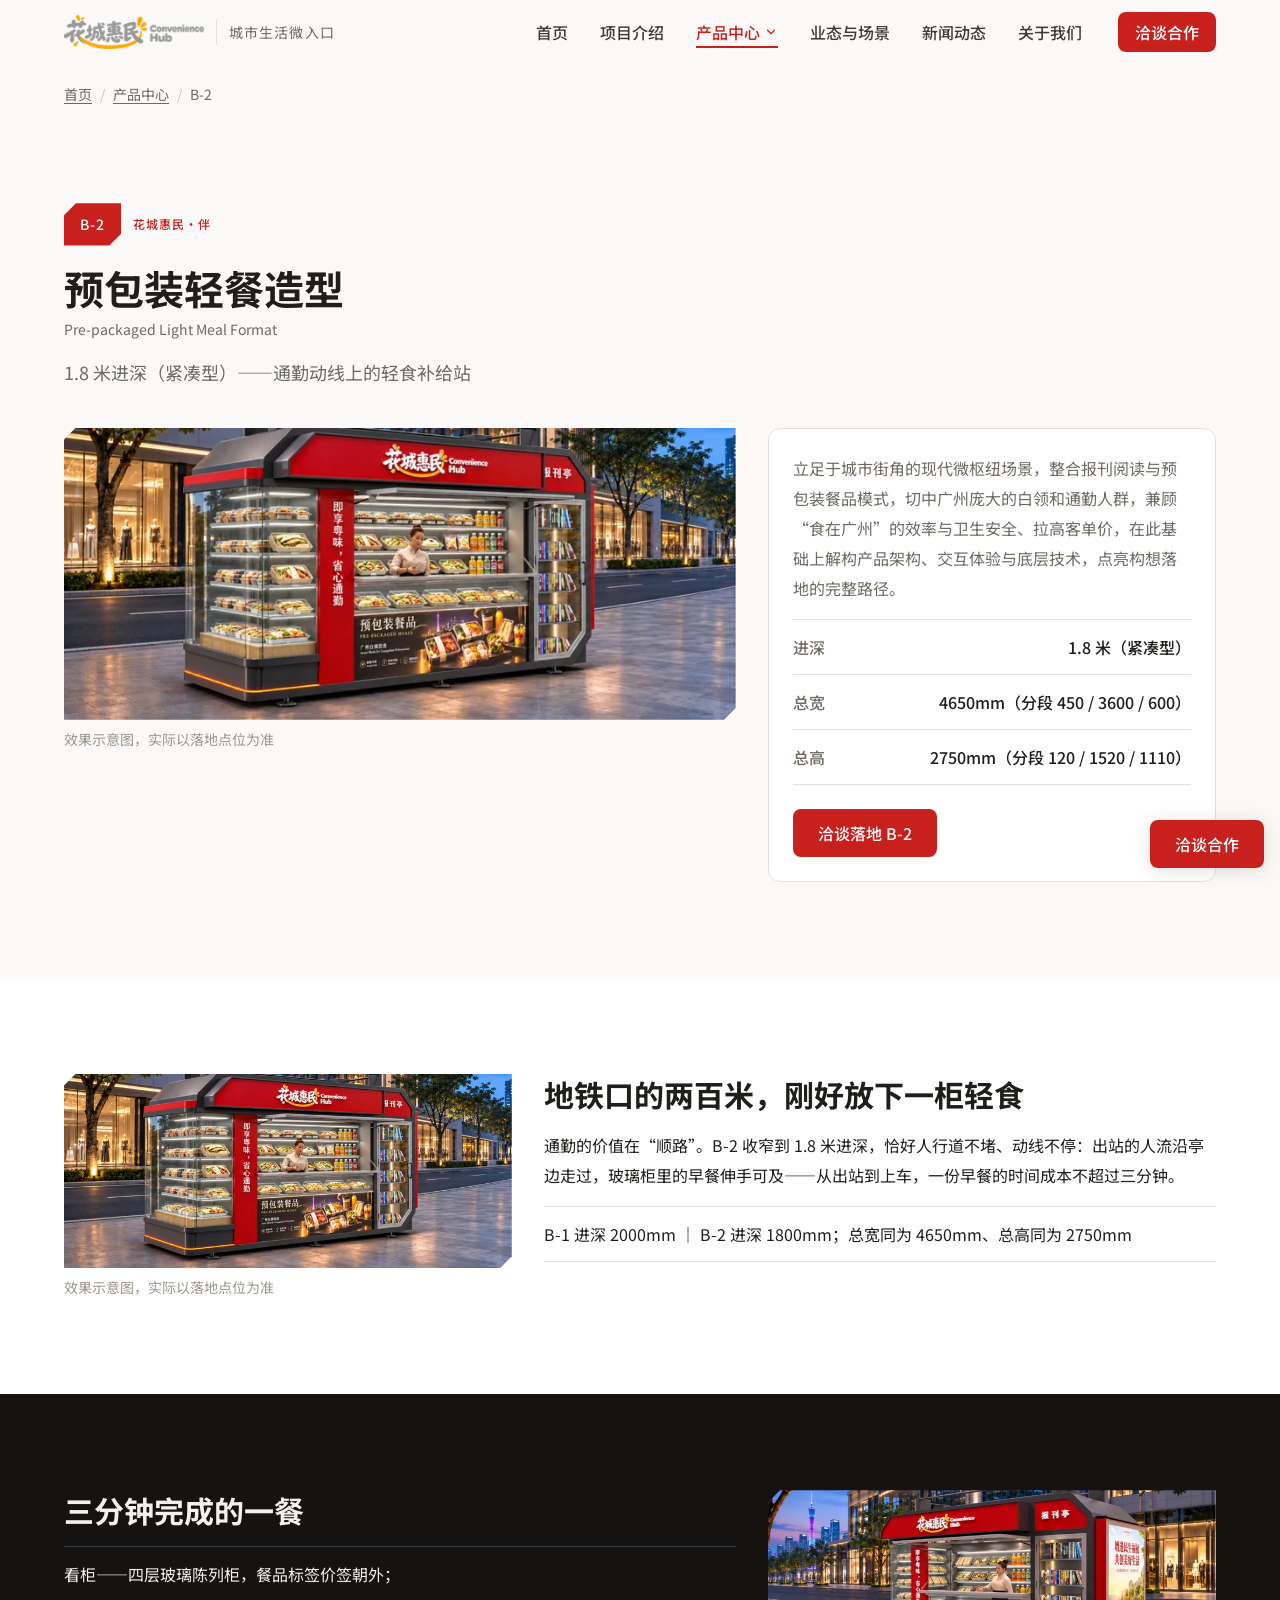
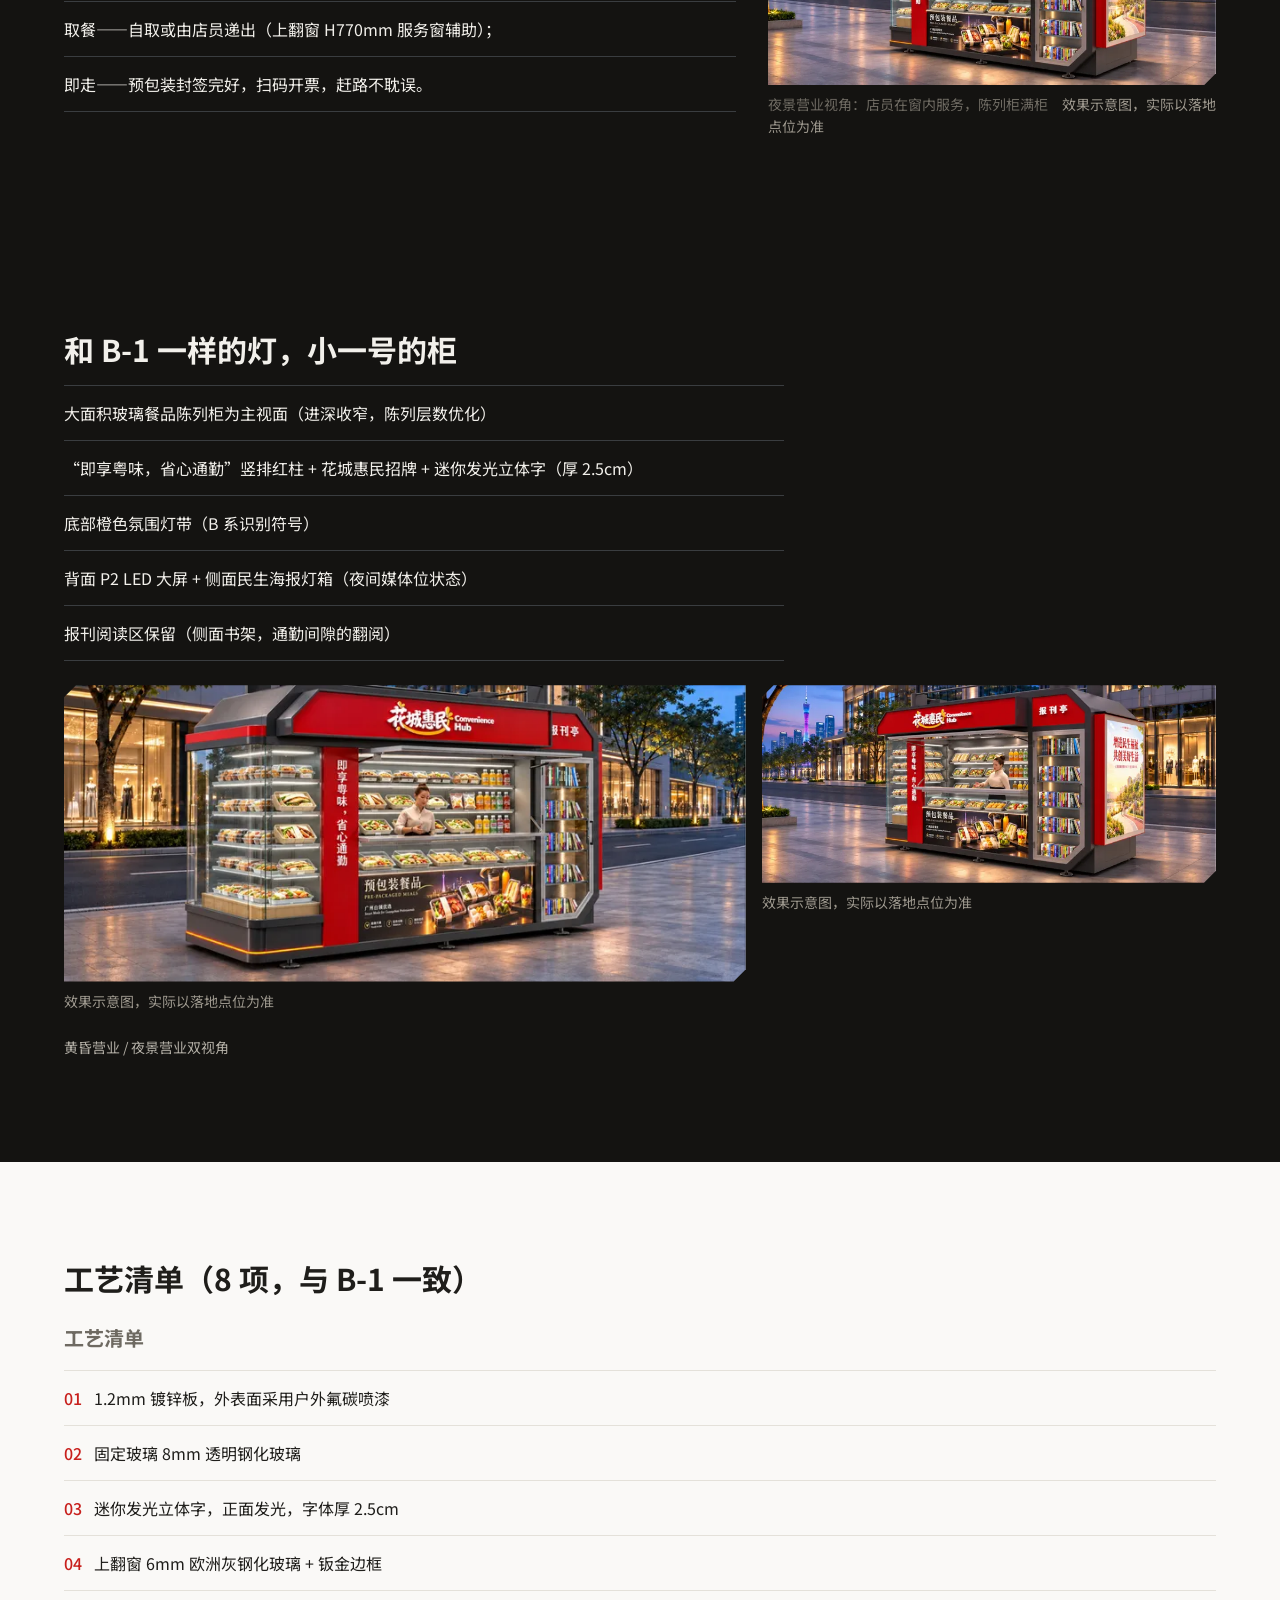
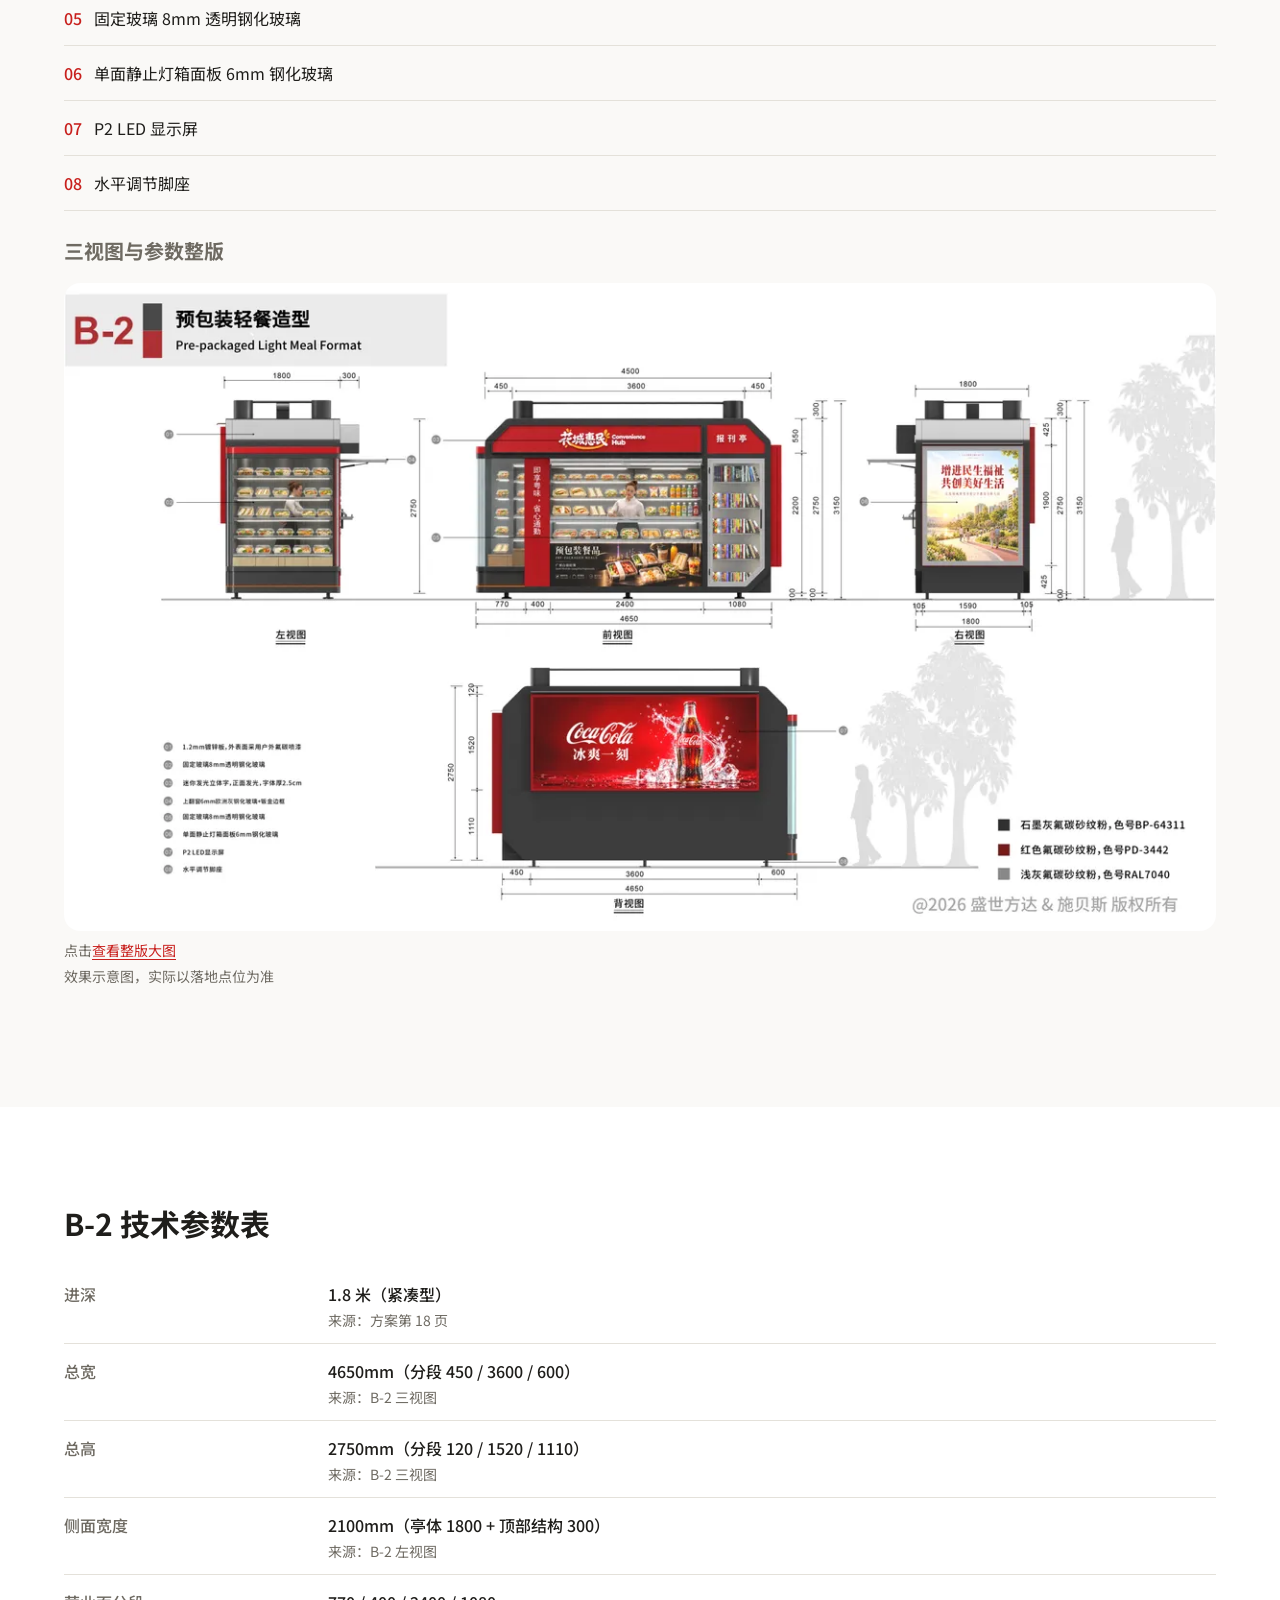
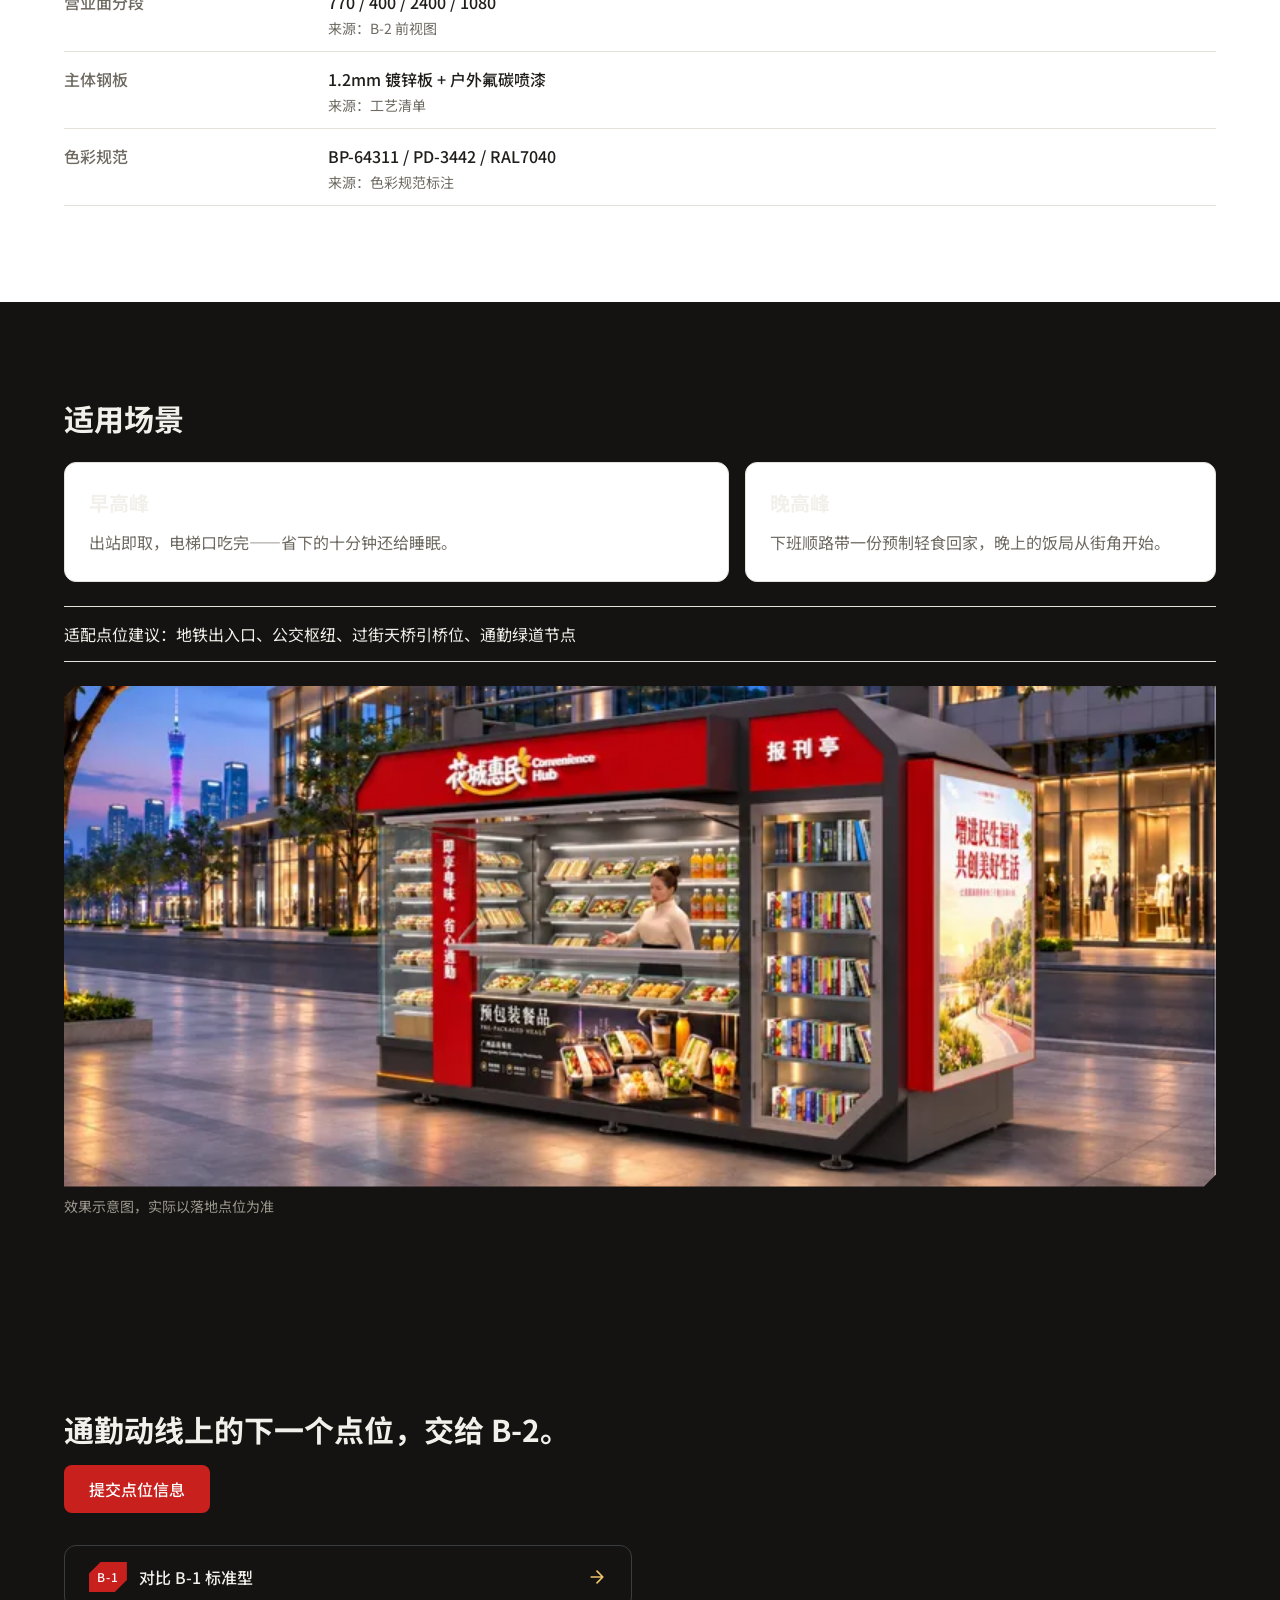
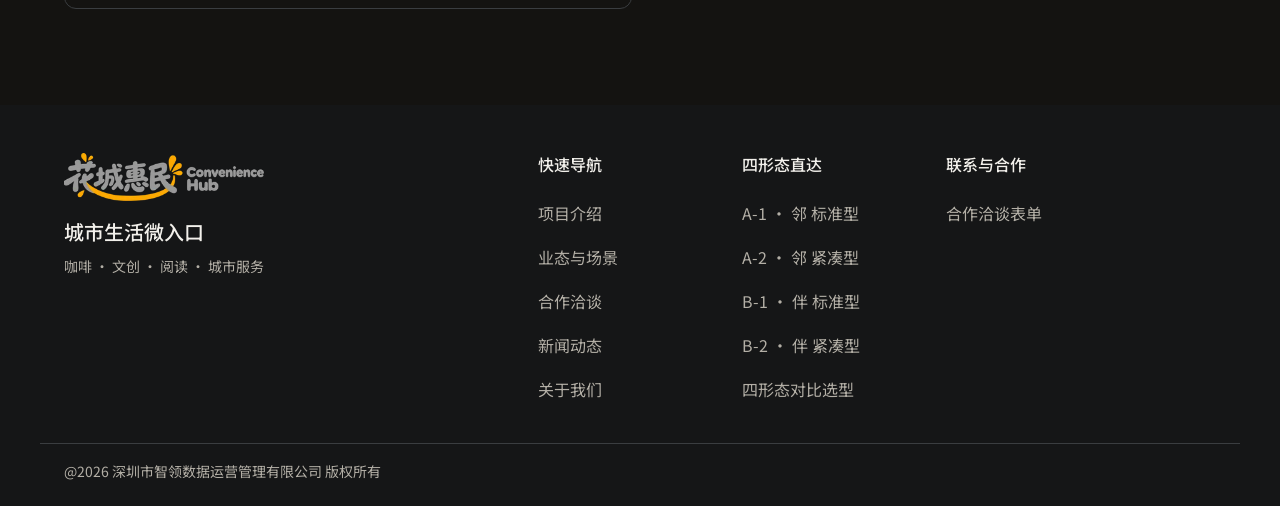
<file: products/b2/index.html>
<!DOCTYPE html><html lang="zh-CN"><head><meta charset="utf-8"><meta name="viewport" content="width=device-width, initial-scale=1"><link rel="icon" type="image/png" href="/favicon.png"><!-- 自托管字体：swap + 系统栈兜底（3.x）；主正文 400 预载 --><link rel="preload" href="/fonts/noto-sans-sc-400.woff2" as="font" type="font/woff2" crossorigin><link rel="stylesheet" href="/fonts/fonts.css"><!-- 标准元信息 --><title>花城惠民·伴 B-2 - 预包装轻餐紧凑型 1.8 米进深</title><meta name="description" content="B-2 预包装轻餐紧凑型城市微枢纽：1.8 米进深落位地铁口与通勤动线，玻璃陈列柜即取即走，“即享粤味，省心通勤”的效率版本。"><link rel="canonical" href="https://aiguangli.com/products/b2/"><meta name="generator" content="Astro v7.4.13"><!-- Open Graph --><meta property="og:site_name" content="花城·惠民"><meta property="og:type" content="website"><meta property="og:title" content="花城惠民·伴 B-2 - 预包装轻餐紧凑型 1.8 米进深"><meta property="og:description" content="B-2 预包装轻餐紧凑型城市微枢纽：1.8 米进深落位地铁口与通勤动线，玻璃陈列柜即取即走，“即享粤味，省心通勤”的效率版本。"><meta property="og:url" content="https://aiguangli.com/products/b2/"><meta property="og:image" content="https://aiguangli.com/og-default.jpg"><meta property="og:locale" content="zh_CN"><!-- Twitter Card --><meta name="twitter:card" content="summary_large_image"><meta name="twitter:title" content="花城惠民·伴 B-2 - 预包装轻餐紧凑型 1.8 米进深"><meta name="twitter:description" content="B-2 预包装轻餐紧凑型城市微枢纽：1.8 米进深落位地铁口与通勤动线，玻璃陈列柜即取即走，“即享粤味，省心通勤”的效率版本。"><meta name="twitter:image" content="https://aiguangli.com/og-default.jpg"><link rel="stylesheet" href="/_astro/SectionHead.Chd_qyUk.css"><style>.figure[data-astro-cid-khyig4bw]{margin:0}.figure__media[data-astro-cid-khyig4bw]{background:var(--n-100);overflow:hidden}.figure--chamfer[data-astro-cid-khyig4bw] .figure__media[data-astro-cid-khyig4bw]{clip-path:var(--chamfer-clip)}.figure--rounded-xl[data-astro-cid-khyig4bw] .figure__media[data-astro-cid-khyig4bw]{border-radius:var(--radius-xl)}.figure__media[data-astro-cid-khyig4bw] img{width:100%;height:auto}figcaption[data-astro-cid-khyig4bw]{margin-top:var(--space-8);font-size:var(--fs-caption);line-height:var(--lh-caption);color:var(--text-muted)}figcaption[data-astro-cid-khyig4bw] small[data-astro-cid-khyig4bw]{color:var(--n-400)}
</style><link rel="stylesheet" href="/_astro/_slug_.nMp7rKev.css"></head><body><a class="skip-link" href="#main">跳到主要内容</a><header class="site-header" data-site-header data-astro-cid-fzpbxy5g><div class="container site-header__inner" data-astro-cid-fzpbxy5g><a href="/" class="site-header__brand" aria-label="花城惠民 首页" data-astro-cid-fzpbxy5g><img src="/_astro/logo.DCA-ymvn_ZodDix.webp" srcset="/_astro/logo.DCA-ymvn_ZG1SD0.webp 320w, /_astro/logo.DCA-ymvn_Z1X0Pj0.webp 480w, /_astro/logo.DCA-ymvn_Z1oNHcW.webp 800w" alt="花城·惠民" sizes="140px" loading="eager" decoding="async" style="width: 140px; height: auto;" width="1608" height="386"><span class="site-header__tagline" aria-hidden="true" data-astro-cid-fzpbxy5g>城市生活微入口</span></a><nav class="site-nav" aria-label="主导航" data-astro-cid-fzpbxy5g><ul class="site-nav__list" data-astro-cid-fzpbxy5g><li data-astro-cid-fzpbxy5g><a href="/" class="site-nav__link" data-astro-cid-fzpbxy5g>首页</a></li><li data-astro-cid-fzpbxy5g><a href="/about" class="site-nav__link" data-astro-cid-fzpbxy5g>项目介绍</a></li><li class="site-nav__drop" data-drop data-astro-cid-fzpbxy5g><button type="button" class="site-nav__link is-active" aria-expanded="false" aria-haspopup="true" data-drop-trigger data-astro-cid-fzpbxy5g>产品中心<span class="icon site-nav__chevron" style="width:14px;height:14px" aria-hidden="true" data-astro-cid-ccg5yoga><svg xmlns="http://www.w3.org/2000/svg" width="1em" height="1em" viewBox="0 0 24 24"><path fill="none" stroke="currentColor" stroke-linecap="round" stroke-linejoin="round" stroke-width="2" d="m6 9l6 6l6-6"/></svg></span></button><ul class="site-nav__menu" data-astro-cid-fzpbxy5g><li data-astro-cid-fzpbxy5g><a href="/products/a1" data-astro-cid-fzpbxy5g><span class="site-nav__badge" data-astro-cid-fzpbxy5g>A-1</span><span data-astro-cid-fzpbxy5g>· 邻 标准型</span></a></li><li data-astro-cid-fzpbxy5g><a href="/products/a2" data-astro-cid-fzpbxy5g><span class="site-nav__badge" data-astro-cid-fzpbxy5g>A-2</span><span data-astro-cid-fzpbxy5g>· 邻 紧凑型</span></a></li><li data-astro-cid-fzpbxy5g><a href="/products/b1" data-astro-cid-fzpbxy5g><span class="site-nav__badge" data-astro-cid-fzpbxy5g>B-1</span><span data-astro-cid-fzpbxy5g>· 伴 标准型</span></a></li><li data-astro-cid-fzpbxy5g><a href="/products/b2" aria-current="page" data-astro-cid-fzpbxy5g><span class="site-nav__badge" data-astro-cid-fzpbxy5g>B-2</span><span data-astro-cid-fzpbxy5g>· 伴 紧凑型</span></a></li><li data-astro-cid-fzpbxy5g><a href="/products" aria-current="page" data-astro-cid-fzpbxy5g><span data-astro-cid-fzpbxy5g>四形态对比选型</span></a></li></ul></li><li data-astro-cid-fzpbxy5g><a href="/business" class="site-nav__link" data-astro-cid-fzpbxy5g>业态与场景</a></li><li data-astro-cid-fzpbxy5g><a href="/news" class="site-nav__link" data-astro-cid-fzpbxy5g>新闻动态</a></li><li data-astro-cid-fzpbxy5g><a href="/contact" class="site-nav__link" data-astro-cid-fzpbxy5g>关于我们</a></li></ul></nav><div class="site-header__actions" data-astro-cid-fzpbxy5g><div class="site-header__cta" data-astro-cid-fzpbxy5g><a href="/cooperation#form" data-astro-cid-ekguhzzh="true" class="btn btn--primary btn--compact"><span class="btn__label" data-astro-cid-ekguhzzh>洽谈合作</span></a></div><button type="button" class="site-header__burger" aria-expanded="false" aria-controls="mobile-drawer" aria-label="打开菜单" data-drawer-open data-astro-cid-fzpbxy5g><span class="icon" style="width:22px;height:22px" aria-hidden="true" data-astro-cid-ccg5yoga><svg xmlns="http://www.w3.org/2000/svg" width="1em" height="1em" viewBox="0 0 24 24"><path fill="none" stroke="currentColor" stroke-linecap="round" stroke-linejoin="round" stroke-width="2" d="M4 5h16M4 12h16M4 19h16"/></svg></span></button></div></div></header><div class="drawer-mask" data-drawer-mask hidden data-astro-cid-fzpbxy5g></div><nav id="mobile-drawer" class="drawer" aria-label="移动端导航" data-drawer hidden data-astro-cid-fzpbxy5g><div class="drawer__head" data-astro-cid-fzpbxy5g><img src="/_astro/logo.DCA-ymvn_ZodDix.webp" srcset="/_astro/logo.DCA-ymvn_ZG1SD0.webp 320w, /_astro/logo.DCA-ymvn_Z1X0Pj0.webp 480w, /_astro/logo.DCA-ymvn_Z1oNHcW.webp 800w" alt="花城·惠民" sizes="128px" loading="eager" decoding="async" style="width: 128px; height: auto;" width="1608" height="386"><button type="button" class="drawer__close" aria-label="关闭菜单" data-drawer-close data-astro-cid-fzpbxy5g><span class="icon" style="width:22px;height:22px" aria-hidden="true" data-astro-cid-ccg5yoga><svg xmlns="http://www.w3.org/2000/svg" width="1em" height="1em" viewBox="0 0 24 24"><path fill="none" stroke="currentColor" stroke-linecap="round" stroke-linejoin="round" stroke-width="2" d="M18 6L6 18M6 6l12 12"/></svg></span></button></div><ul class="drawer__list" data-astro-cid-fzpbxy5g><li data-astro-cid-fzpbxy5g><a href="/" class="drawer__link" data-astro-cid-fzpbxy5g>首页</a></li><li data-astro-cid-fzpbxy5g><a href="/about" class="drawer__link" data-astro-cid-fzpbxy5g>项目介绍</a></li><li data-astro-cid-fzpbxy5g><a href="/products" aria-current="page" class="drawer__link is-active" data-astro-cid-fzpbxy5g>产品中心</a></li><li data-astro-cid-fzpbxy5g><a href="/products/a1" class="drawer__link drawer__link--sub" data-astro-cid-fzpbxy5g>A-1 · 邻 标准型</a></li><li data-astro-cid-fzpbxy5g><a href="/products/a2" class="drawer__link drawer__link--sub" data-astro-cid-fzpbxy5g>A-2 · 邻 紧凑型</a></li><li data-astro-cid-fzpbxy5g><a href="/products/b1" class="drawer__link drawer__link--sub" data-astro-cid-fzpbxy5g>B-1 · 伴 标准型</a></li><li data-astro-cid-fzpbxy5g><a href="/products/b2" aria-current="page" class="drawer__link drawer__link--sub is-active" data-astro-cid-fzpbxy5g>B-2 · 伴 紧凑型</a></li><li data-astro-cid-fzpbxy5g><a href="/products" aria-current="page" class="drawer__link drawer__link--sub is-active" data-astro-cid-fzpbxy5g>四形态对比选型</a></li><li data-astro-cid-fzpbxy5g><a href="/business" class="drawer__link" data-astro-cid-fzpbxy5g>业态与场景</a></li><li data-astro-cid-fzpbxy5g><a href="/news" class="drawer__link" data-astro-cid-fzpbxy5g>新闻动态</a></li><li data-astro-cid-fzpbxy5g><a href="/contact" class="drawer__link" data-astro-cid-fzpbxy5g>关于我们</a></li></ul><div class="drawer__cta" data-astro-cid-fzpbxy5g><a href="/cooperation#form" data-astro-cid-ekguhzzh="true" class="btn btn--primary"><span class="btn__label" data-astro-cid-ekguhzzh>洽谈合作</span></a></div></nav><script type="module">var e=document.querySelector(`[data-site-header]`);if(e){let t=!1,n=()=>{e.classList.toggle(`is-scrolled`,window.scrollY>8),t=!1};window.addEventListener(`scroll`,()=>{t||(t=!0,requestAnimationFrame(n))},{passive:!0}),n()}var t=document.querySelector(`[data-drawer]`),n=document.querySelector(`[data-drawer-mask]`),r=document.querySelector(`[data-drawer-open]`),i=document.querySelector(`[data-drawer-close]`),a=e=>{t&&n&&r&&(t.toggleAttribute(`hidden`,!e),n.toggleAttribute(`hidden`,!e),r.setAttribute(`aria-expanded`,String(e)),r.setAttribute(`aria-label`,e?`关闭菜单`:`打开菜单`),document.body.style.overflow=e?`hidden`:``,e?t.querySelector(`a, button`)?.focus():r.focus())};r?.addEventListener(`click`,()=>a(t?.hasAttribute(`hidden`)??!1)),i?.addEventListener(`click`,()=>a(!1)),n?.addEventListener(`click`,()=>a(!1)),document.addEventListener(`keydown`,e=>{if(e.key!==`Escape`)return;if(t&&!t.hasAttribute(`hidden`)){a(!1);return}let n=document.activeElement?.closest(`[data-drop]`)?.querySelector(`[data-drop-trigger]`);n instanceof HTMLElement&&n.blur()}),t?.addEventListener(`keydown`,e=>{if(e.key!==`Tab`)return;let n=t.querySelectorAll(`a[href], button:not([disabled])`);if(n.length===0)return;let r=n[0],i=n[n.length-1];e.shiftKey&&document.activeElement===r?(e.preventDefault(),i.focus()):!e.shiftKey&&document.activeElement===i&&(e.preventDefault(),r.focus())}),document.querySelectorAll(`[data-drop]`).forEach(e=>{let t=e.querySelector(`[data-drop-trigger]`);if(!t)return;let n=e=>t.setAttribute(`aria-expanded`,String(e));e.addEventListener(`mouseenter`,()=>n(!0)),e.addEventListener(`mouseleave`,()=>n(!1)),e.addEventListener(`focusin`,()=>n(!0)),e.addEventListener(`focusout`,t=>{e.contains(t.relatedTarget)||n(!1)})});</script><main id="main"><article data-astro-cid-cezwlk7t><!-- 面包屑：首页 / 产品中心 / 型号 --><nav class="container crumbs" aria-label="面包屑" data-astro-cid-cezwlk7t><ol data-astro-cid-cezwlk7t><li data-astro-cid-cezwlk7t><a href="/" data-astro-cid-cezwlk7t>首页</a></li><li data-astro-cid-cezwlk7t><a href="/products" data-astro-cid-cezwlk7t>产品中心</a></li><li aria-current="page" data-astro-cid-cezwlk7t>B-2</li></ol></nav><!-- 页头：chamfer 徽标 + 系列 + h1 + 副题 --><header class="section pdp-head" data-astro-cid-cezwlk7t><div class="container" data-astro-cid-cezwlk7t><p class="pdp__meta" data-astro-cid-cezwlk7t><span class="pdp__badge" data-astro-cid-cezwlk7t>B-2</span><span class="pdp__series" data-astro-cid-cezwlk7t>花城惠民·伴</span></p><h1 data-astro-cid-cezwlk7t>预包装轻餐造型<small class="pdp__en" data-astro-cid-cezwlk7t>Pre-packaged Light Meal Format</small></h1><p class="pdp__subtitle lead" data-astro-cid-cezwlk7t>1.8 米进深（紧凑型）——通勤动线上的轻食补给站</p></div></header><!-- 主视觉 60/40：左 chamfer 主图（首屏 priority）+ 右 sticky 规格卡；夜景主图转暗色分区 --><section class="section pdp-visual" data-astro-cid-cezwlk7t><div class="container pdp-visual__grid" data-astro-cid-cezwlk7t><figure class="figure figure--chamfer pdp-visual__figure" data-astro-cid-khyig4bw><div class="figure__media" data-astro-cid-khyig4bw><img src="/_astro/b2-dusk-front.CTlX-WUq_ZjsQSF.webp" srcset="/_astro/b2-dusk-front.CTlX-WUq_qsEEb.webp 768w, /_astro/b2-dusk-front.CTlX-WUq_ZGddTL.webp 1200w, /_astro/b2-dusk-front.CTlX-WUq_ZjsQSF.webp 1920w" alt="B-2 黄昏商业街营业视角渲染" sizes="(min-width: 768px) 55vw, 100vw" loading="eager" fetchpriority="high" decoding="async" data-astro-cid-khyig4bw="true" width="1920" height="835"></div><figcaption data-astro-cid-khyig4bw><small data-astro-cid-khyig4bw>效果示意图，实际以落地点位为准</small></figcaption></figure><aside class="pdp-card" data-astro-cid-cezwlk7t><p class="pdp-card__lede" data-astro-cid-cezwlk7t>立足于城市街角的现代微枢纽场景，整合报刊阅读与预包装餐品模式，切中广州庞大的白领和通勤人群，兼顾“食在广州”的效率与卫生安全、拉高客单价，在此基础上解构产品架构、交互体验与底层技术，点亮构想落地的完整路径。</p><dl class="pdp-card__specs" data-astro-cid-cezwlk7t><div class="pdp-card__spec-row" data-astro-cid-cezwlk7t><dt data-astro-cid-cezwlk7t>进深</dt><dd class="tnum" data-astro-cid-cezwlk7t>1.8 米（紧凑型）</dd></div><div class="pdp-card__spec-row" data-astro-cid-cezwlk7t><dt data-astro-cid-cezwlk7t>总宽</dt><dd class="tnum" data-astro-cid-cezwlk7t>4650mm（分段 450 / 3600 / 600）</dd></div><div class="pdp-card__spec-row" data-astro-cid-cezwlk7t><dt data-astro-cid-cezwlk7t>总高</dt><dd class="tnum" data-astro-cid-cezwlk7t>2750mm（分段 120 / 1520 / 1110）</dd></div></dl><a href="/cooperation#form" data-astro-cid-ekguhzzh="true" class="btn btn--primary"><span class="btn__label" data-astro-cid-ekguhzzh>洽谈落地 B-2</span></a></aside></div></section><!-- 特性叙事：单图之字行 / 多图拼版（顺序来自 JSON） --><section id="why" class="section feature section--surface" data-astro-cid-cezwlk7t><div class="container feature__grid" data-astro-cid-cezwlk7t><div class="feature__media" data-astro-cid-cezwlk7t><figure class="figure figure--chamfer" data-astro-cid-khyig4bw><div class="figure__media" data-astro-cid-khyig4bw><img src="/_astro/b2-dusk-front.CTlX-WUq_ZjsQSF.webp" srcset="/_astro/b2-dusk-front.CTlX-WUq_qsEEb.webp 768w, /_astro/b2-dusk-front.CTlX-WUq_ZGddTL.webp 1200w, /_astro/b2-dusk-front.CTlX-WUq_ZjsQSF.webp 1920w" alt="地铁口的两百米，刚好放下一柜轻食" sizes="(min-width: 768px) 40vw, 100vw" loading="lazy" decoding="async" data-astro-cid-khyig4bw="true" width="1920" height="835"></div><figcaption data-astro-cid-khyig4bw><small data-astro-cid-khyig4bw>效果示意图，实际以落地点位为准</small></figcaption></figure></div><div class="feature__text" data-astro-cid-cezwlk7t><header class="section-head" data-astro-cid-sjgajsms><h2 data-astro-cid-sjgajsms>地铁口的两百米，刚好放下一柜轻食</h2></header><p data-astro-cid-cezwlk7t>通勤的价值在“顺路”。B-2 收窄到 1.8 米进深，恰好人行道不堵、动线不停：出站的人流沿亭边走过，玻璃柜里的早餐伸手可及——从出站到上车，一份早餐的时间成本不超过三分钟。</p><ul class="feature__points" data-astro-cid-cezwlk7t><li data-astro-cid-cezwlk7t>B-1 进深 2000mm ｜ B-2 进深 1800mm；总宽同为 4650mm、总高同为 2750mm</li></ul></div></div></section><section id="experience" class="section feature section--night" data-astro-cid-cezwlk7t><div class="container feature__grid feature__grid--flip" data-astro-cid-cezwlk7t><div class="feature__media" data-astro-cid-cezwlk7t><figure class="figure figure--chamfer" data-astro-cid-khyig4bw><div class="figure__media" data-astro-cid-khyig4bw><img src="/_astro/b2-night-front.DQH7BwAF_ZguaBj.webp" srcset="/_astro/b2-night-front.DQH7BwAF_Z71aEX.webp 768w, /_astro/b2-night-front.DQH7BwAF_2n7Sw8.webp 1200w, /_astro/b2-night-front.DQH7BwAF_ZguaBj.webp 1920w" alt="夜景营业视角：店员在窗内服务，陈列柜满柜" sizes="(min-width: 768px) 40vw, 100vw" loading="lazy" decoding="async" data-astro-cid-khyig4bw="true" width="1920" height="835"></div><figcaption data-astro-cid-khyig4bw>夜景营业视角：店员在窗内服务，陈列柜满柜　<small data-astro-cid-khyig4bw>效果示意图，实际以落地点位为准</small></figcaption></figure></div><div class="feature__text" data-astro-cid-cezwlk7t><header class="section-head" data-astro-cid-sjgajsms><h2 data-astro-cid-sjgajsms>三分钟完成的一餐</h2></header><ul class="feature__points" data-astro-cid-cezwlk7t><li data-astro-cid-cezwlk7t>看柜——四层玻璃陈列柜，餐品标签价签朝外；</li><li data-astro-cid-cezwlk7t>取餐——自取或由店员递出（上翻窗 H770mm 服务窗辅助）；</li><li data-astro-cid-cezwlk7t>即走——预包装封签完好，扫码开票，赶路不耽误。</li></ul></div></div></section><section id="design" class="section feature section--night" data-astro-cid-cezwlk7t><div class="container" data-astro-cid-cezwlk7t><div class="collage-head" data-astro-cid-cezwlk7t><header class="section-head" data-astro-cid-sjgajsms><h2 data-astro-cid-sjgajsms>和 B-1 一样的灯，小一号的柜</h2></header><ul class="feature__points measure" data-astro-cid-cezwlk7t><li data-astro-cid-cezwlk7t>大面积玻璃餐品陈列柜为主视面（进深收窄，陈列层数优化）</li><li data-astro-cid-cezwlk7t>“即享粤味，省心通勤”竖排红柱 + 花城惠民招牌 + 迷你发光立体字（厚 2.5cm）</li><li data-astro-cid-cezwlk7t>底部橙色氛围灯带（B 系识别符号）</li><li data-astro-cid-cezwlk7t>背面 P2 LED 大屏 + 侧面民生海报灯箱（夜间媒体位状态）</li><li data-astro-cid-cezwlk7t>报刊阅读区保留（侧面书架，通勤间隙的翻阅）</li></ul></div><div class="collage" data-astro-cid-cezwlk7t><figure class="figure figure--chamfer" data-astro-cid-khyig4bw><div class="figure__media" data-astro-cid-khyig4bw><img src="/_astro/b2-dusk-front.CTlX-WUq_ZjsQSF.webp" srcset="/_astro/b2-dusk-front.CTlX-WUq_qsEEb.webp 768w, /_astro/b2-dusk-front.CTlX-WUq_ZGddTL.webp 1200w, /_astro/b2-dusk-front.CTlX-WUq_ZjsQSF.webp 1920w" alt="黄昏营业 / 夜景营业双视角" sizes="(min-width: 768px) 50vw, 100vw" loading="lazy" decoding="async" data-astro-cid-khyig4bw="true" width="1920" height="835"></div><figcaption data-astro-cid-khyig4bw><small data-astro-cid-khyig4bw>效果示意图，实际以落地点位为准</small></figcaption></figure><figure class="figure figure--chamfer" data-astro-cid-khyig4bw><div class="figure__media" data-astro-cid-khyig4bw><img src="/_astro/b2-night-front.DQH7BwAF_ZguaBj.webp" srcset="/_astro/b2-night-front.DQH7BwAF_Z71aEX.webp 768w, /_astro/b2-night-front.DQH7BwAF_2n7Sw8.webp 1200w, /_astro/b2-night-front.DQH7BwAF_ZguaBj.webp 1920w" alt sizes="(min-width: 768px) 50vw, 100vw" loading="lazy" decoding="async" data-astro-cid-khyig4bw="true" width="1920" height="835"></div><figcaption data-astro-cid-khyig4bw><small data-astro-cid-khyig4bw>效果示意图，实际以落地点位为准</small></figcaption></figure></div><p class="collage-caption" data-astro-cid-cezwlk7t>黄昏营业 / 夜景营业双视角</p></div></section><!-- 结构与工艺 --><section id="craft" class="section craft" data-astro-cid-cezwlk7t><div class="container" data-astro-cid-cezwlk7t><header class="section-head" data-astro-cid-sjgajsms><h2 data-astro-cid-sjgajsms>工艺清单（8 项，与 B-1 一致）</h2></header><h3 class="craft__sub" data-astro-cid-cezwlk7t>工艺清单</h3><ol class="craft-list" data-astro-cid-cezwlk7t><li data-astro-cid-cezwlk7t>1.2mm 镀锌板，外表面采用户外氟碳喷漆</li><li data-astro-cid-cezwlk7t>固定玻璃 8mm 透明钢化玻璃</li><li data-astro-cid-cezwlk7t>迷你发光立体字，正面发光，字体厚 2.5cm</li><li data-astro-cid-cezwlk7t>上翻窗 6mm 欧洲灰钢化玻璃 + 钣金边框</li><li data-astro-cid-cezwlk7t>固定玻璃 8mm 透明钢化玻璃</li><li data-astro-cid-cezwlk7t>单面静止灯箱面板 6mm 钢化玻璃</li><li data-astro-cid-cezwlk7t>P2 LED 显示屏</li><li data-astro-cid-cezwlk7t>水平调节脚座</li></ol><h3 class="craft__sub" data-astro-cid-cezwlk7t>三视图与参数整版</h3><figure class="blueprint" data-astro-cid-cezwlk7t><img src="/_astro/b2-blueprint.DgbHVLaD_zbjkY.webp" srcset="/_astro/b2-blueprint.DgbHVLaD_27p9YF.webp 768w, /_astro/b2-blueprint.DgbHVLaD_21nm5K.webp 1200w, /_astro/b2-blueprint.DgbHVLaD_zbjkY.webp 1920w" alt="B-2 三视图与材料清单整版图" sizes="(min-width: 75rem) 1140px, 100vw" loading="lazy" decoding="async" data-astro-cid-cezwlk7t="true" width="1920" height="1080"><figcaption data-astro-cid-cezwlk7t>点击<a href="/_astro/b2-blueprint.DgbHVLaD.png" target="_blank" rel="noopener" data-astro-cid-cezwlk7t>查看整版大图</a><small data-astro-cid-cezwlk7t>效果示意图，实际以落地点位为准</small></figcaption></figure></div></section><!-- 规格参数：两列定义表（细线 + tabular-nums） --><section id="specs" class="section section--surface" data-astro-cid-cezwlk7t><div class="container" data-astro-cid-cezwlk7t><header class="section-head" data-astro-cid-sjgajsms><h2 data-astro-cid-sjgajsms>B-2 技术参数表</h2></header><dl class="spec-list" data-astro-cid-cezwlk7t><div class="spec-row" data-astro-cid-cezwlk7t><dt data-astro-cid-cezwlk7t>进深</dt><dd data-astro-cid-cezwlk7t><span class="spec-row__value tnum" data-astro-cid-cezwlk7t>1.8 米（紧凑型）</span><small class="spec-row__source" data-astro-cid-cezwlk7t>来源：方案第 18 页</small></dd></div><div class="spec-row" data-astro-cid-cezwlk7t><dt data-astro-cid-cezwlk7t>总宽</dt><dd data-astro-cid-cezwlk7t><span class="spec-row__value tnum" data-astro-cid-cezwlk7t>4650mm（分段 450 / 3600 / 600）</span><small class="spec-row__source" data-astro-cid-cezwlk7t>来源：B-2 三视图</small></dd></div><div class="spec-row" data-astro-cid-cezwlk7t><dt data-astro-cid-cezwlk7t>总高</dt><dd data-astro-cid-cezwlk7t><span class="spec-row__value tnum" data-astro-cid-cezwlk7t>2750mm（分段 120 / 1520 / 1110）</span><small class="spec-row__source" data-astro-cid-cezwlk7t>来源：B-2 三视图</small></dd></div><div class="spec-row" data-astro-cid-cezwlk7t><dt data-astro-cid-cezwlk7t>侧面宽度</dt><dd data-astro-cid-cezwlk7t><span class="spec-row__value tnum" data-astro-cid-cezwlk7t>2100mm（亭体 1800 + 顶部结构 300）</span><small class="spec-row__source" data-astro-cid-cezwlk7t>来源：B-2 左视图</small></dd></div><div class="spec-row" data-astro-cid-cezwlk7t><dt data-astro-cid-cezwlk7t>营业面分段</dt><dd data-astro-cid-cezwlk7t><span class="spec-row__value tnum" data-astro-cid-cezwlk7t>770 / 400 / 2400 / 1080</span><small class="spec-row__source" data-astro-cid-cezwlk7t>来源：B-2 前视图</small></dd></div><div class="spec-row" data-astro-cid-cezwlk7t><dt data-astro-cid-cezwlk7t>主体钢板</dt><dd data-astro-cid-cezwlk7t><span class="spec-row__value tnum" data-astro-cid-cezwlk7t>1.2mm 镀锌板 + 户外氟碳喷漆</span><small class="spec-row__source" data-astro-cid-cezwlk7t>来源：工艺清单</small></dd></div><div class="spec-row" data-astro-cid-cezwlk7t><dt data-astro-cid-cezwlk7t>色彩规范</dt><dd data-astro-cid-cezwlk7t><span class="spec-row__value tnum" data-astro-cid-cezwlk7t>BP-64311 / PD-3442 / RAL7040</span><small class="spec-row__source" data-astro-cid-cezwlk7t>来源：色彩规范标注</small></dd></div></dl></div></section><!-- 适用场景；场景图为夜景时转暗色分区（6.3） --><section id="scenes" class="section scenes section--night" data-astro-cid-cezwlk7t><div class="container" data-astro-cid-cezwlk7t><header class="section-head" data-astro-cid-sjgajsms><h2 data-astro-cid-sjgajsms>适用场景</h2></header><div class="scene-cards" data-astro-cid-cezwlk7t><article class="scene-card scene-card--wide" data-astro-cid-cezwlk7t><h3 data-astro-cid-cezwlk7t>早高峰</h3><p data-astro-cid-cezwlk7t>出站即取，电梯口吃完——省下的十分钟还给睡眠。</p></article><article class="scene-card" data-astro-cid-cezwlk7t><h3 data-astro-cid-cezwlk7t>晚高峰</h3><p data-astro-cid-cezwlk7t>下班顺路带一份预制轻食回家，晚上的饭局从街角开始。</p></article></div><ul class="scene-points" data-astro-cid-cezwlk7t><li data-astro-cid-cezwlk7t>适配点位建议：地铁出入口、公交枢纽、过街天桥引桥位、通勤绿道节点</li></ul><figure class="figure figure--chamfer" data-astro-cid-khyig4bw><div class="figure__media" data-astro-cid-khyig4bw><img src="/_astro/b2-night-front.DQH7BwAF_ZguaBj.webp" srcset="/_astro/b2-night-front.DQH7BwAF_Z71aEX.webp 768w, /_astro/b2-night-front.DQH7BwAF_2n7Sw8.webp 1200w, /_astro/b2-night-front.DQH7BwAF_ZguaBj.webp 1920w" alt="B-2 夜景营业视角（广州塔背景与地铁通勤语境呼应）" sizes="(min-width: 768px) 55vw, 100vw" loading="lazy" decoding="async" data-astro-cid-khyig4bw="true" width="1920" height="835"></div><figcaption data-astro-cid-khyig4bw><small data-astro-cid-khyig4bw>效果示意图，实际以落地点位为准</small></figcaption></figure></div></section><!-- 相关形态半宽卡 + 底部转化（夜区） --><section class="section section--night bottom-cta" data-astro-cid-cezwlk7t><div class="container" data-astro-cid-cezwlk7t><h2 data-astro-cid-cezwlk7t>通勤动线上的下一个点位，交给 B-2。</h2><a href="/cooperation#form" data-astro-cid-ekguhzzh="true" class="btn btn--primary"><span class="btn__label" data-astro-cid-ekguhzzh>提交点位信息</span></a><div class="related-grid" data-astro-cid-cezwlk7t><a class="related-card" href="/products/b1" data-astro-cid-cezwlk7t><span class="related-card__badge" data-astro-cid-cezwlk7t>B-1</span><span class="related-card__label" data-astro-cid-cezwlk7t>对比 B-1 标准型</span><span class="icon related-card__icon" style="width:20px;height:20px" aria-hidden="true" data-astro-cid-ccg5yoga><svg xmlns="http://www.w3.org/2000/svg" width="1em" height="1em" viewBox="0 0 24 24"><path fill="none" stroke="currentColor" stroke-linecap="round" stroke-linejoin="round" stroke-width="2" d="M5 12h14m-7-7l7 7l-7 7"/></svg></span></a></div></div></section></article></main><footer class="site-footer" data-astro-cid-nns7i3if><div class="container site-footer__grid" data-astro-cid-nns7i3if><div class="site-footer__brand" data-astro-cid-nns7i3if><img src="/_astro/logo.DCA-ymvn_ZodDix.webp" srcset="/_astro/logo.DCA-ymvn_ZG1SD0.webp 320w, /_astro/logo.DCA-ymvn_Z1X0Pj0.webp 480w, /_astro/logo.DCA-ymvn_Z1oNHcW.webp 800w" alt="花城·惠民" sizes="200px" loading="eager" decoding="async" style="width: 200px; height: auto;" width="1608" height="386" class="site-footer__logo"><p class="site-footer__tagline" data-astro-cid-nns7i3if>城市生活微入口</p><p class="site-footer__tags" data-astro-cid-nns7i3if>咖啡 · 文创 · 阅读 · 城市服务</p></div><nav aria-label="快速导航" data-astro-cid-nns7i3if><h2 class="site-footer__heading" data-astro-cid-nns7i3if>快速导航</h2><ul data-astro-cid-nns7i3if><li data-astro-cid-nns7i3if><a href="/about" data-astro-cid-nns7i3if>项目介绍</a></li><li data-astro-cid-nns7i3if><a href="/business" data-astro-cid-nns7i3if>业态与场景</a></li><li data-astro-cid-nns7i3if><a href="/cooperation" data-astro-cid-nns7i3if>合作洽谈</a></li><li data-astro-cid-nns7i3if><a href="/news" data-astro-cid-nns7i3if>新闻动态</a></li><li data-astro-cid-nns7i3if><a href="/contact" data-astro-cid-nns7i3if>关于我们</a></li></ul></nav><nav aria-label="四形态直达" data-astro-cid-nns7i3if><h2 class="site-footer__heading" data-astro-cid-nns7i3if>四形态直达</h2><ul data-astro-cid-nns7i3if><li data-astro-cid-nns7i3if><a href="/products/a1" data-astro-cid-nns7i3if>A-1 · 邻 标准型</a></li><li data-astro-cid-nns7i3if><a href="/products/a2" data-astro-cid-nns7i3if>A-2 · 邻 紧凑型</a></li><li data-astro-cid-nns7i3if><a href="/products/b1" data-astro-cid-nns7i3if>B-1 · 伴 标准型</a></li><li data-astro-cid-nns7i3if><a href="/products/b2" data-astro-cid-nns7i3if>B-2 · 伴 紧凑型</a></li><li data-astro-cid-nns7i3if><a href="/products" data-astro-cid-nns7i3if>四形态对比选型</a></li></ul></nav><div data-astro-cid-nns7i3if><h2 class="site-footer__heading" data-astro-cid-nns7i3if>联系与合作</h2><ul data-astro-cid-nns7i3if><li data-astro-cid-nns7i3if><a href="/cooperation#form" data-astro-cid-nns7i3if>合作洽谈表单</a></li></ul></div></div><div class="container site-footer__legal" data-astro-cid-nns7i3if><p data-astro-cid-nns7i3if><small data-astro-cid-nns7i3if>@2026 深圳市智领数据运营管理有限公司 版权所有</small><!-- 备案行：ICP/公安备案号待取得后补加（无源项不虚构） --></p></div></footer><div class="floating-cta" data-astro-cid-5m7y4e7n><a href="/cooperation#form" aria-label="洽谈合作" data-astro-cid-ekguhzzh="true" class="btn btn--primary"><span class="btn__label" data-astro-cid-ekguhzzh>
    洽谈合作
  </span></a></div></body></html>
</file>
<file: fonts/fonts.css>
/* 自托管中文字体（构建期子集，勿手改） */

@font-face {
  font-family: 'Noto Sans SC';
  font-style: normal;
  font-weight: 400;
  font-display: swap;
  src: url('./noto-sans-sc-400.woff2') format('woff2');
}

@font-face {
  font-family: 'Noto Sans SC';
  font-style: normal;
  font-weight: 500;
  font-display: swap;
  src: url('./noto-sans-sc-500.woff2') format('woff2');
}

@font-face {
  font-family: 'Noto Sans SC';
  font-style: normal;
  font-weight: 700;
  font-display: swap;
  src: url('./noto-sans-sc-700.woff2') format('woff2');
}

@font-face {
  font-family: 'Noto Sans SC';
  font-style: normal;
  font-weight: 900;
  font-display: swap;
  src: url('./noto-sans-sc-900.woff2') format('woff2');
}

@font-face {
  font-family: 'LXGW WenKai';
  font-style: normal;
  font-weight: 400;
  font-display: swap;
  src: url('./lxgw-wenkai-400.woff2') format('woff2');
}
</file>
<file: _astro/SectionHead.Chd_qyUk.css>
:root{--red-50:#fbf1ef;--red-100:#f6dfda;--red-200:#f0bdb6;--red-300:#e7978c;--red-400:#e06255;--red-500:#dc3a2b;--red-600:#c8201d;--red-700:#a31710;--red-800:#7c120c;--red-900:#55100c;--gold-100:#fbf0dc;--gold-200:#f6dfac;--gold-300:#f0c46c;--gold-400:#e9a83b;--gold-500:#d98f1f;--gold-600:#9a6206;--n-0:#fff;--n-50:#faf9f7;--n-100:#f2f0eb;--n-200:#e4e1da;--n-300:#c9c5bc;--n-400:#9c978d;--n-500:#6e6a62;--n-600:#57534b;--n-700:#3c3a35;--n-800:#2a2925;--n-900:#1f1e1b;--n-950:#141311;--charcoal-700:#3a3d40;--charcoal-900:#1e2022;--charcoal-950:#151617;--success:#16833c;--success-tint:#e9f5ec;--warning:#9a6206;--warning-tint:var(--gold-100);--error:#c8201d;--error-tint:var(--red-50);--info:#2e5aac;--info-tint:#eaf0f9;--focus-light:var(--red-600);--focus-dark:var(--gold-300);--blueprint-line:#4a6fb5;--bg:var(--n-50);--surface:var(--n-0);--surface-sunken:var(--n-100);--border:var(--n-200);--border-strong:var(--n-300);--text:var(--n-900);--text-muted:var(--n-500);--primary:var(--red-600);--primary-strong:var(--red-700);--primary-active:var(--red-800);--on-primary:var(--n-0);--primary-tint:var(--red-50);--primary-tint-strong:var(--red-100);--bg-dark:var(--n-950);--surface-dark:var(--charcoal-900);--border-dark:var(--charcoal-700);--text-dark:#f2f0eb;--text-muted-dark:#b3afa6;--primary-on-dark:var(--red-400);--accent-on-dark:var(--gold-300);--warning-tint-dark:#332a12;--warning-on-dark:var(--gold-400);--space-4:4px;--space-8:8px;--space-12:12px;--space-16:16px;--space-24:24px;--space-32:32px;--space-48:48px;--space-64:64px;--space-96:96px;--section-y:var(--space-64);--gutter:16px;--radius-sm:4px;--radius-base:8px;--radius-lg:12px;--radius-xl:16px;--radius-full:9999px;--chamfer:12px;--chamfer-clip:polygon(12px 0, 100% 0, 100% calc(100% - 12px), calc(100% - 12px) 100%, 0 100%, 0 12px);--chamfer-sm:6px;--chamfer-clip-sm:polygon(6px 0, 100% 0, 100% calc(100% - 6px), calc(100% - 6px) 100%, 0 100%, 0 6px);--shadow-sm:0 1px 2px #1413110f;--shadow-md:0 8px 24px #1413111f;--shadow-float:0 2px 8px #14131124;--header-scrolled-bg:#ffffffe6;--overlay-mask:#14131166;--font-sans:"Noto Sans SC", "PingFang SC", "Microsoft YaHei", "HarmonyOS Sans SC", sans-serif;--font-kai:"LXGW WenKai", "Kaiti SC", "STKaiti", "KaiTi", serif;--fs-display:40px;--lh-display:48px;--fs-stat:40px;--lh-stat:48px;--fs-h1:32px;--lh-h1:42px;--fs-h2:24px;--lh-h2:34px;--fs-h3:20px;--lh-h3:30px;--fs-h4:18px;--lh-h4:28px;--fs-lead:17px;--lh-lead:30px;--fs-body:16px;--lh-body:1.75;--fs-caption:14px;--lh-caption:22px;--fs-overline:12px;--lh-overline:16px;--ls-overline:.08em;--text-measure:720px;--weight-regular:400;--weight-medium:500;--weight-bold:700;--weight-black:900;--z-dropdown:10;--z-sticky-nav:20;--z-drawer:30;--z-modal:40;--z-toast:50;--container:1200px;--container-narrow:48rem;--header-h:56px;--border-width:1px;--dur-fast:.15s;--dur-base:.2s;--dur-slow:.3s;--ease-out:cubic-bezier(.22, 1, .36, 1)}@media (width>=768px){:root{--section-y:var(--space-96);--gutter:24px;--header-h:64px;--fs-display:64px;--lh-display:72px;--fs-h1:40px;--lh-h1:52px;--fs-h2:30px;--lh-h2:40px;--fs-h3:22px;--lh-h3:32px;--fs-h4:20px;--lh-h4:30px;--fs-lead:18px;--lh-lead:32px;--fs-body:16px;--lh-body:1.875}}*,:before,:after{box-sizing:border-box}html{-webkit-text-size-adjust:100%;scroll-behavior:smooth;scroll-padding-top:calc(var(--header-h) + var(--space-8))}body{font-family:var(--font-sans);font-size:var(--fs-body);line-height:var(--lh-body);color:var(--text);background:var(--bg);-webkit-font-smoothing:antialiased;text-rendering:optimizelegibility;margin:0}img,picture,video,svg{max-width:100%;height:auto;display:block}::selection{background:var(--primary);color:var(--on-primary)}h1,h2,h3,h4{margin:0 0 var(--space-16);font-weight:var(--weight-bold);color:inherit}h1{font-size:var(--fs-h1);line-height:var(--lh-h1)}h2{font-size:var(--fs-h2);line-height:var(--lh-h2)}h3{font-size:var(--fs-h3);line-height:var(--lh-h3)}h4{font-size:var(--fs-h4);line-height:var(--lh-h4);font-weight:var(--weight-medium)}.display{font-size:var(--fs-display);line-height:var(--lh-display);font-weight:var(--weight-black);letter-spacing:.01em}p,ul,ol{margin:0 0 var(--space-16)}ul,ol{padding-left:1.5em}a{color:var(--primary);text-underline-offset:.2em;text-decoration-thickness:1px}a:hover{color:var(--primary-strong)}.kai{font-family:var(--font-kai)}blockquote{margin:0 0 var(--space-24);padding:var(--space-16) var(--space-24);border-left:2px solid var(--primary);background:var(--surface);color:var(--text-muted);font-size:var(--fs-lead);line-height:var(--lh-lead)}blockquote p:last-child{margin-bottom:0}hr{border:0;border-top:var(--border-width) solid var(--border);margin:var(--space-32) 0}table{border-collapse:collapse;width:100%;font-size:var(--fs-caption);font-variant-numeric:tabular-nums}th,td{border-bottom:var(--border-width) solid var(--border);padding:var(--space-12) var(--space-8);text-align:left;vertical-align:top}th{font-weight:var(--weight-medium);color:var(--text-muted);font-size:var(--fs-caption)}caption{caption-side:bottom;padding-top:var(--space-8);font-size:var(--fs-caption);color:var(--text-muted);text-align:left}figure{margin:0 0 var(--space-24)}figcaption{margin-top:var(--space-8);font-size:var(--fs-caption);line-height:var(--lh-caption);color:var(--text-muted)}small{font-size:var(--fs-caption);line-height:var(--lh-caption)}form{margin:0}label{font-weight:var(--weight-medium);margin-bottom:var(--space-8);display:block}input,textarea,select{font:inherit;color:inherit;width:100%;min-height:48px;padding:var(--space-12) var(--space-16);border:var(--border-width) solid var(--n-300);border-radius:var(--radius-base);background:var(--surface);transition:border-color var(--dur-fast) var(--ease-out)}textarea{resize:vertical;min-height:120px}input:hover,textarea:hover,select:hover{border-color:var(--n-400)}input:focus-visible,textarea:focus-visible,select:focus-visible{outline:2px solid var(--focus-light);outline-offset:2px;border-color:var(--primary)}button{font:inherit;cursor:pointer}fieldset{border:var(--border-width) solid var(--border);border-radius:var(--radius-base);padding:var(--space-16);margin:0 0 var(--space-16)}legend{font-weight:var(--weight-medium);padding:0 var(--space-8)}a:focus-visible,summary:focus-visible,button:focus-visible,[tabindex]:focus-visible{outline:2px solid var(--focus-light);outline-offset:2px}.container{max-width:var(--container);padding-inline:var(--gutter);margin-inline:auto}.section{padding-block:var(--section-y)}.section--surface{background:var(--surface)}.section--night{background:var(--bg-dark);color:var(--text-dark)}.section--night h1,.section--night h2,.section--night h3,.section--night h4{color:var(--text-dark)}.section--night a{color:var(--accent-on-dark)}.section--night a:hover{color:var(--gold-200)}.section--night blockquote{background:var(--surface-dark);border-left-color:var(--accent-on-dark);color:var(--text-muted-dark)}.section--night :focus-visible{outline-color:var(--focus-dark)}.sr-only{clip:rect(0 0 0 0);white-space:nowrap;border:0;width:1px;height:1px;margin:-1px;padding:0;position:absolute;overflow:hidden}.skip-link{z-index:var(--z-sticky-nav);padding:var(--space-8) var(--space-16);background:var(--primary);color:var(--on-primary);border-radius:0 0 var(--radius-base) 0;text-decoration:none;position:absolute;top:0;left:0;transform:translateY(-120%)}.skip-link:focus-visible{transform:translateY(0)}.tnum{font-variant-numeric:tabular-nums}.overline{font-size:var(--fs-overline);line-height:var(--lh-overline);font-weight:var(--weight-medium);letter-spacing:var(--ls-overline);color:var(--primary);margin:0 0 var(--space-12)}.lead{font-size:var(--fs-lead);line-height:var(--lh-lead);color:var(--text-muted)}.measure{max-width:var(--text-measure)}.chamfer{clip-path:var(--chamfer-clip)}.todo{background:var(--warning-tint);outline:1px dashed var(--warning);outline-offset:1px;border-radius:var(--radius-sm);padding:0 .2em}.section--night .todo,.site-footer .todo{background:var(--warning-tint-dark);outline-color:var(--warning-on-dark)}@media (prefers-reduced-motion:reduce){html{scroll-behavior:auto}*,:before,:after{transition-duration:.01ms!important;animation-duration:.01ms!important;animation-iteration-count:1!important}}.icon[data-astro-cid-ccg5yoga]{flex:none;display:inline-flex}.icon[data-astro-cid-ccg5yoga] svg{width:100%;height:100%}.btn[data-astro-cid-ekguhzzh]{justify-content:center;align-items:center;gap:var(--space-8);min-height:48px;padding:var(--space-12) var(--space-24);border:var(--border-width) solid transparent;border-radius:var(--radius-base);font-size:var(--fs-body);font-weight:var(--weight-medium);line-height:var(--lh-caption);cursor:pointer;transition:background-color var(--dur-fast) var(--ease-out), border-color var(--dur-fast) var(--ease-out), color var(--dur-fast) var(--ease-out);text-decoration:none;display:inline-flex;position:relative}.btn--compact[data-astro-cid-ekguhzzh]{min-height:40px;padding:var(--space-8) var(--space-16)}.btn--chamfer[data-astro-cid-ekguhzzh]{clip-path:var(--chamfer-clip);border-radius:0}.btn--chamfer[data-astro-cid-ekguhzzh]:focus-visible{box-shadow:inset 0 0 0 2px var(--focus-light);outline:none}.btn--primary[data-astro-cid-ekguhzzh]{background:var(--primary);color:var(--on-primary)}.btn--primary[data-astro-cid-ekguhzzh]:hover{background:var(--primary-strong);color:var(--on-primary)}.btn--primary[data-astro-cid-ekguhzzh]:active{background:var(--primary-active)}.btn--secondary[data-astro-cid-ekguhzzh]{background:var(--surface);border-color:var(--primary);color:var(--primary)}.btn--secondary[data-astro-cid-ekguhzzh]:hover{background:var(--n-50);border-color:var(--primary-strong);color:var(--primary-strong)}.btn--secondary[data-astro-cid-ekguhzzh]:active{background:var(--red-100);color:var(--primary-strong)}.btn--ghost[data-astro-cid-ekguhzzh]{color:var(--n-700);background:0 0}.btn--ghost[data-astro-cid-ekguhzzh]:hover{background:var(--n-100);color:var(--n-900)}.btn--ghost[data-astro-cid-ekguhzzh]:active{background:var(--n-200)}.btn--text-link[data-astro-cid-ekguhzzh]{min-height:44px;padding:var(--space-8) 0;color:var(--primary);gap:var(--space-4);background:0 0}.btn--text-link[data-astro-cid-ekguhzzh]:hover{color:var(--primary-strong)}.btn--text-link[data-astro-cid-ekguhzzh]:active{color:var(--primary-active)}.btn__arrow[data-astro-cid-ekguhzzh]{transition:transform var(--dur-fast) var(--ease-out);display:inline-flex}.btn--text-link[data-astro-cid-ekguhzzh]:hover .btn__arrow[data-astro-cid-ekguhzzh]{transform:translate(4px)}.btn[data-astro-cid-ekguhzzh]:disabled,.btn[data-astro-cid-ekguhzzh][aria-disabled=true]{background:var(--n-100);color:var(--n-400);cursor:not-allowed;border-color:#0000}.btn--secondary[data-astro-cid-ekguhzzh]:disabled,.btn--secondary[data-astro-cid-ekguhzzh][aria-disabled=true]{background:var(--surface);border-color:var(--n-200);color:var(--n-400)}.btn[data-astro-cid-ekguhzzh].is-loading{pointer-events:none}.btn__spinner[data-astro-cid-ekguhzzh]{animation:.9s linear infinite btn-spin;display:inline-flex}@keyframes btn-spin{to{transform:rotate(360deg)}}.btn[data-astro-cid-ekguhzzh]:not(.btn--chamfer):focus-visible{outline:2px solid var(--focus-light);outline-offset:2px}.site-header[data-astro-cid-fzpbxy5g]{z-index:var(--z-sticky-nav);background:var(--bg);border-bottom:var(--border-width) solid transparent;transition:background-color var(--dur-base) var(--ease-out), border-color var(--dur-base) var(--ease-out), box-shadow var(--dur-base) var(--ease-out);position:sticky;top:0}.site-header[data-astro-cid-fzpbxy5g].is-scrolled{background:var(--header-scrolled-bg);backdrop-filter:blur(8px);border-bottom-color:var(--n-200);box-shadow:var(--shadow-sm)}.site-header__inner[data-astro-cid-fzpbxy5g]{align-items:center;gap:var(--space-24);height:var(--header-h);display:flex}.site-header__brand[data-astro-cid-fzpbxy5g]{align-items:center;gap:var(--space-12);margin-right:auto;text-decoration:none;display:inline-flex}.site-header__tagline[data-astro-cid-fzpbxy5g]{font-size:var(--fs-caption);color:var(--n-500);letter-spacing:var(--ls-overline);border-left:var(--border-width) solid var(--n-200);padding-left:var(--space-12);display:none}@media (width>=1024px){.site-header__tagline[data-astro-cid-fzpbxy5g]{display:inline}}.site-nav[data-astro-cid-fzpbxy5g]{display:none}@media (width>=768px){.site-nav[data-astro-cid-fzpbxy5g]{display:block}}.site-nav__list[data-astro-cid-fzpbxy5g]{align-items:center;gap:var(--space-8);margin:0;padding:0;list-style:none;display:flex}.site-nav__list[data-astro-cid-fzpbxy5g]>li[data-astro-cid-fzpbxy5g]{position:relative}.site-nav__link[data-astro-cid-fzpbxy5g]{align-items:center;gap:var(--space-4);min-height:44px;padding:var(--space-8) var(--space-12);color:var(--n-700);font-size:var(--fs-body);font-weight:var(--weight-medium);line-height:var(--lh-caption);cursor:pointer;background:0 0;border:0;text-decoration:none;display:inline-flex;position:relative}.site-nav__link[data-astro-cid-fzpbxy5g]:after{content:"";left:var(--space-12);right:var(--space-12);background:var(--primary);transform-origin:0;height:2px;transition:transform var(--dur-base) var(--ease-out);position:absolute;bottom:6px;transform:scaleX(0)}.site-nav__link[data-astro-cid-fzpbxy5g]:hover{color:var(--primary)}.site-nav__link[data-astro-cid-fzpbxy5g]:hover:after,.site-nav__link[data-astro-cid-fzpbxy5g].is-active:after{transform:scaleX(1)}.site-nav__link[data-astro-cid-fzpbxy5g].is-active{color:var(--primary)}.site-nav__chevron[data-astro-cid-fzpbxy5g]{transition:transform var(--dur-fast) var(--ease-out)}.site-nav__drop[data-astro-cid-fzpbxy5g]:hover .site-nav__chevron[data-astro-cid-fzpbxy5g],.site-nav__drop[data-astro-cid-fzpbxy5g]:focus-within .site-nav__chevron[data-astro-cid-fzpbxy5g]{transform:rotate(180deg)}.site-nav__menu[data-astro-cid-fzpbxy5g]{min-width:220px;padding:var(--space-8);background:var(--surface);border:var(--border-width) solid var(--border);border-radius:var(--radius-base);box-shadow:var(--shadow-sm);opacity:0;visibility:hidden;transition:opacity var(--dur-fast) var(--ease-out), transform var(--dur-fast) var(--ease-out), visibility 0s var(--dur-fast);margin:0;list-style:none;position:absolute;top:100%;left:0;transform:translateY(-4px)}.site-nav__drop[data-astro-cid-fzpbxy5g]:hover .site-nav__menu[data-astro-cid-fzpbxy5g],.site-nav__drop[data-astro-cid-fzpbxy5g]:focus-within .site-nav__menu[data-astro-cid-fzpbxy5g]{opacity:1;visibility:visible;transition-delay:0s;transform:translateY(0)}.site-nav__menu[data-astro-cid-fzpbxy5g] a[data-astro-cid-fzpbxy5g]{align-items:center;gap:var(--space-8);min-height:44px;padding:var(--space-8) var(--space-12);color:var(--n-700);font-size:var(--fs-body);border-radius:var(--radius-sm);white-space:nowrap;text-decoration:none;display:flex}.site-nav__menu[data-astro-cid-fzpbxy5g] a[data-astro-cid-fzpbxy5g]:hover{background:var(--red-50);color:var(--primary)}.site-nav__badge[data-astro-cid-fzpbxy5g]{padding:2px var(--space-8);background:var(--primary);color:var(--on-primary);font-size:var(--fs-overline);font-weight:var(--weight-medium);letter-spacing:var(--ls-overline);clip-path:polygon(4px 0,100% 0,100% calc(100% - 4px),calc(100% - 4px) 100%,0 100%,0 4px)}.site-header__actions[data-astro-cid-fzpbxy5g]{align-items:center;gap:var(--space-8);display:flex}.site-header__cta[data-astro-cid-fzpbxy5g]{display:none}@media (width>=768px){.site-header__cta[data-astro-cid-fzpbxy5g]{display:inline-flex}}.site-header__burger[data-astro-cid-fzpbxy5g]{border-radius:var(--radius-base);width:44px;height:44px;color:var(--n-900);cursor:pointer;background:0 0;border:0;justify-content:center;align-items:center;display:inline-flex}@media (width>=768px){.site-header__burger[data-astro-cid-fzpbxy5g]{display:none}}.drawer-mask[data-astro-cid-fzpbxy5g]{z-index:var(--z-drawer);background:var(--overlay-mask);position:fixed;inset:0}.drawer[data-astro-cid-fzpbxy5g]{z-index:calc(var(--z-drawer) + 1);background:var(--surface);width:min(320px,86vw);box-shadow:var(--shadow-md);flex-direction:column;display:flex;position:fixed;top:0;bottom:0;right:0}.drawer[data-astro-cid-fzpbxy5g][hidden],.drawer-mask[data-astro-cid-fzpbxy5g][hidden]{display:none}.drawer__head[data-astro-cid-fzpbxy5g]{padding:var(--space-12) var(--space-16);border-bottom:var(--border-width) solid var(--border);justify-content:space-between;align-items:center;display:flex}.drawer__close[data-astro-cid-fzpbxy5g]{border-radius:var(--radius-base);width:44px;height:44px;color:var(--n-700);cursor:pointer;background:0 0;border:0;justify-content:center;align-items:center;display:inline-flex}.drawer__list[data-astro-cid-fzpbxy5g]{padding:var(--space-8) 0;flex:1;margin:0;list-style:none;overflow-y:auto}.drawer__link[data-astro-cid-fzpbxy5g]{min-height:48px;padding:var(--space-12) var(--space-16);color:var(--n-800);font-size:var(--fs-body);font-weight:var(--weight-medium);align-items:center;text-decoration:none;display:flex;position:relative}.drawer__link--sub[data-astro-cid-fzpbxy5g]{padding-left:var(--space-32);font-weight:var(--weight-regular);color:var(--n-600)}.drawer__link[data-astro-cid-fzpbxy5g].is-active{color:var(--primary)}.drawer__link[data-astro-cid-fzpbxy5g].is-active:before{content:"";left:0;top:var(--space-8);bottom:var(--space-8);background:var(--primary);width:3px;position:absolute}.drawer__cta[data-astro-cid-fzpbxy5g]{padding:var(--space-16);border-top:var(--border-width) solid var(--border)}.drawer__cta[data-astro-cid-fzpbxy5g] .btn{width:100%}.site-header[data-astro-cid-fzpbxy5g] [data-astro-cid-fzpbxy5g]:focus-visible,.drawer[data-astro-cid-fzpbxy5g] [data-astro-cid-fzpbxy5g]:focus-visible{outline:2px solid var(--focus-light);outline-offset:2px}.site-footer[data-astro-cid-nns7i3if]{background:var(--charcoal-950);color:var(--text-dark);padding-block:var(--space-48) var(--space-24)}.site-footer__grid[data-astro-cid-nns7i3if]{gap:var(--space-32);grid-template-columns:1fr;display:grid}@media (width>=768px){.site-footer__grid[data-astro-cid-nns7i3if]{gap:var(--space-24);grid-template-columns:5fr 2fr 2fr 3fr}}.site-footer__logo[data-astro-cid-nns7i3if] img{filter:brightness(0)invert()}.site-footer__tagline[data-astro-cid-nns7i3if]{margin:var(--space-16) 0 0;font-size:var(--fs-h4);line-height:var(--lh-h4);font-weight:var(--weight-medium);color:var(--text-dark)}.site-footer__tags[data-astro-cid-nns7i3if]{margin:var(--space-8) 0 0;font-size:var(--fs-caption);line-height:var(--lh-caption);color:var(--text-muted-dark)}.site-footer__heading[data-astro-cid-nns7i3if]{margin:0 0 var(--space-16);font-size:var(--fs-body);line-height:var(--lh-caption);font-weight:var(--weight-medium);color:var(--text-dark)}.site-footer[data-astro-cid-nns7i3if] ul[data-astro-cid-nns7i3if]{margin:0;padding:0;list-style:none}.site-footer[data-astro-cid-nns7i3if] li[data-astro-cid-nns7i3if] a[data-astro-cid-nns7i3if]{min-height:44px;color:var(--text-muted-dark);font-size:var(--fs-body);line-height:var(--lh-caption);align-items:center;text-decoration:none;display:inline-flex}.site-footer[data-astro-cid-nns7i3if] li[data-astro-cid-nns7i3if] a[data-astro-cid-nns7i3if]:hover{color:var(--text-dark);text-underline-offset:.2em;text-decoration:underline}.site-footer__legal[data-astro-cid-nns7i3if]{margin-top:var(--space-32);padding-top:var(--space-16);border-top:var(--border-width) solid var(--border-dark);color:var(--text-muted-dark)}.site-footer__legal[data-astro-cid-nns7i3if] p[data-astro-cid-nns7i3if]{gap:var(--space-4) var(--space-16);flex-wrap:wrap;margin:0;display:flex}.site-footer__legal[data-astro-cid-nns7i3if] small[data-astro-cid-nns7i3if]{font-size:var(--fs-caption);line-height:var(--lh-caption)}.site-footer[data-astro-cid-nns7i3if] [data-astro-cid-nns7i3if]:focus-visible{outline:2px solid var(--focus-dark);outline-offset:2px}.floating-cta[data-astro-cid-5m7y4e7n]{right:var(--space-16);bottom:var(--space-32);z-index:var(--z-toast);filter:drop-shadow(var(--shadow-float));position:fixed}.section-head[data-astro-cid-sjgajsms]{margin-bottom:var(--space-24);max-width:var(--text-measure)}.section-head[data-astro-cid-sjgajsms] h2[data-astro-cid-sjgajsms]{margin-bottom:0}.section-head__lead[data-astro-cid-sjgajsms]{margin:var(--space-12) 0 0}
</file>
<file: _astro/index.Cbdr_p70.css>
.data-strip[data-astro-cid-3jhk4pgg]{border-block:var(--border-width) solid var(--border);grid-template-columns:1fr 1fr;display:grid}.data-strip__item[data-astro-cid-3jhk4pgg]{padding:var(--space-24) var(--space-16);min-width:0}.data-strip__item[data-astro-cid-3jhk4pgg]:nth-child(2n){border-left:var(--border-width) solid var(--border)}.data-strip__item[data-astro-cid-3jhk4pgg]:nth-child(n+3){border-top:var(--border-width) solid var(--border)}@media (width>=768px){.data-strip[data-astro-cid-3jhk4pgg]{grid-template-columns:repeat(4,1fr)}.data-strip__item[data-astro-cid-3jhk4pgg]{padding:var(--space-32) var(--space-24)}.data-strip__item[data-astro-cid-3jhk4pgg]:nth-child(n+3){border-top:0}.data-strip__item[data-astro-cid-3jhk4pgg]:nth-child(2n),.data-strip__item[data-astro-cid-3jhk4pgg]:nth-child(3){border-left:var(--border-width) solid var(--border)}}.data-strip__value[data-astro-cid-3jhk4pgg]{font-size:var(--fs-stat);line-height:var(--lh-stat);font-weight:var(--weight-bold);color:var(--n-900);margin:0}.data-strip__rest[data-astro-cid-3jhk4pgg],.data-strip__unit[data-astro-cid-3jhk4pgg]{font-size:var(--fs-h4);font-weight:var(--weight-medium);color:var(--n-500);margin-left:var(--space-4)}.data-strip__label[data-astro-cid-3jhk4pgg]{margin:var(--space-8) 0 0;font-size:var(--fs-caption);line-height:var(--lh-caption);color:var(--n-500)}.product-card[data-astro-cid-4fhpls6h]{background:var(--surface);border:var(--border-width) solid var(--border);border-radius:var(--radius-lg);color:inherit;transition:border-color var(--dur-base) var(--ease-out);flex-direction:column;text-decoration:none;display:flex}.product-card[data-astro-cid-4fhpls6h]:hover{border-color:var(--primary)}.product-card[data-astro-cid-4fhpls6h]:active{border-color:var(--red-800)}.product-card[data-astro-cid-4fhpls6h]:focus-visible{outline:2px solid var(--focus-light);outline-offset:2px}.product-card__media[data-astro-cid-4fhpls6h]{background:var(--n-100);clip-path:var(--chamfer-clip);border-radius:var(--radius-lg) var(--radius-lg) 0 0;position:relative;overflow:hidden}.product-card__img[data-astro-cid-4fhpls6h]{width:100%;height:auto;transition:transform var(--dur-slow) var(--ease-out)}.product-card[data-astro-cid-4fhpls6h]:hover .product-card__img[data-astro-cid-4fhpls6h]{transform:scale(1.03)}.product-card__badge[data-astro-cid-4fhpls6h]{padding:var(--space-8) var(--space-12);background:var(--primary);color:var(--on-primary);font-size:var(--fs-overline);font-weight:var(--weight-medium);letter-spacing:var(--ls-overline);clip-path:var(--chamfer-clip-sm);position:absolute;top:0;left:0}.product-card__body[data-astro-cid-4fhpls6h]{padding:var(--space-24);flex-direction:column;flex:1;display:flex}.product-card__model[data-astro-cid-4fhpls6h]{font-size:var(--fs-h3);line-height:var(--lh-h3);margin:0}.product-card__spec[data-astro-cid-4fhpls6h]{margin:var(--space-4) 0 0;font-size:var(--fs-caption);line-height:var(--lh-caption);color:var(--n-500)}.product-card__text[data-astro-cid-4fhpls6h]{margin:var(--space-12) 0 0;font-size:var(--fs-body);line-height:var(--lh-body);color:var(--n-700)}.product-card__link[data-astro-cid-4fhpls6h]{align-items:center;gap:var(--space-4);padding-top:var(--space-16);font-size:var(--fs-body);font-weight:var(--weight-medium);color:var(--primary);margin-top:auto;display:inline-flex}.product-card__arrow[data-astro-cid-4fhpls6h]{transition:transform var(--dur-fast) var(--ease-out)}.product-card[data-astro-cid-4fhpls6h]:hover .product-card__arrow[data-astro-cid-4fhpls6h]{transform:translate(4px)}.hero[data-astro-cid-lcdefpme]{position:relative;overflow:clip}.hero[data-astro-cid-lcdefpme]:before{content:"";top:0;left:var(--gutter);background:var(--primary);width:48px;height:2px;position:absolute}@media (width>=1440px){.hero[data-astro-cid-lcdefpme]:before{display:none}}.hero__deco[data-astro-cid-lcdefpme]{top:var(--space-32);right:var(--space-48);width:min(600px,40vw);color:var(--blueprint-line);opacity:.35;pointer-events:none;display:none;position:absolute}@media (width>=1440px){.hero__deco[data-astro-cid-lcdefpme]{display:block}}.hero__grid[data-astro-cid-lcdefpme]{gap:var(--space-32);align-items:center;display:grid;position:relative}@media (width>=768px){.hero__grid[data-astro-cid-lcdefpme]{grid-template-columns:55fr 45fr}}.hero__title[data-astro-cid-lcdefpme]{margin-bottom:var(--space-16)}.hero__title[data-astro-cid-lcdefpme] span[data-astro-cid-lcdefpme]{display:block}.hero__title-brand[data-astro-cid-lcdefpme]{color:var(--primary)}.hero__lead[data-astro-cid-lcdefpme]{max-width:var(--text-measure)}.hero__actions[data-astro-cid-lcdefpme]{gap:var(--space-12);margin-top:var(--space-24);flex-wrap:wrap;display:flex}.hero__trust[data-astro-cid-lcdefpme]{margin-top:var(--space-16)}.hero__trust[data-astro-cid-lcdefpme] small[data-astro-cid-lcdefpme]{color:var(--n-500)}@media (width>=768px){.hero__grid[data-astro-cid-lcdefpme]>figure{animation:hero-fade-up var(--dur-slow) var(--ease-out) both}}@keyframes hero-fade-up{0%{opacity:0;transform:translateY(12px)}to{opacity:1;transform:translateY(0)}}.overview__grid[data-astro-cid-lcdefpme]{gap:var(--space-32);display:grid}@media (width>=768px){.overview__grid[data-astro-cid-lcdefpme]{grid-template-columns:40fr 60fr;align-items:start}}.overview__head[data-astro-cid-lcdefpme] .section-head{margin-bottom:0}.lines-lede[data-astro-cid-lcdefpme]{margin-bottom:var(--space-32)}.lines-grid[data-astro-cid-lcdefpme]{gap:var(--space-24);margin-bottom:var(--space-24);display:grid}@media (width>=768px){.lines-grid[data-astro-cid-lcdefpme]{grid-template-columns:repeat(12,1fr);align-items:start}.line-card[data-astro-cid-lcdefpme]:first-child{grid-column:span 7}.line-card[data-astro-cid-lcdefpme]:nth-child(2){margin-top:var(--space-48);grid-column:span 5}}.line-card[data-astro-cid-lcdefpme]{border-radius:var(--radius-lg);padding:var(--space-24);overflow:clip}.line-card--dark[data-astro-cid-lcdefpme]{background:var(--charcoal-950);color:var(--text-dark)}.line-card[data-astro-cid-lcdefpme]:not(.line-card--dark){border:var(--border-width) solid var(--border);background:var(--surface)}.line-card[data-astro-cid-lcdefpme]>figure{margin-bottom:0}.line-card__body[data-astro-cid-lcdefpme]{margin-top:var(--space-16)}.line-card__badge[data-astro-cid-lcdefpme]{margin:0 0 var(--space-8);font-size:var(--fs-caption);line-height:var(--lh-caption);font-weight:var(--weight-medium);letter-spacing:.08em;font-variant-numeric:tabular-nums}.line-card--dark[data-astro-cid-lcdefpme] .line-card__badge[data-astro-cid-lcdefpme]{color:var(--accent-on-dark)}.line-card[data-astro-cid-lcdefpme]:not(.line-card--dark) .line-card__badge[data-astro-cid-lcdefpme]{color:var(--primary-strong)}.line-card[data-astro-cid-lcdefpme] h3[data-astro-cid-lcdefpme]{margin:0 0 var(--space-8);font-size:var(--fs-h3);line-height:var(--lh-h3)}.line-card[data-astro-cid-lcdefpme] h3[data-astro-cid-lcdefpme] small[data-astro-cid-lcdefpme]{font-size:var(--fs-caption);font-weight:var(--weight-regular);color:var(--text-muted)}.line-card--dark[data-astro-cid-lcdefpme] .line-card[data-astro-cid-lcdefpme] h3[data-astro-cid-lcdefpme] small[data-astro-cid-lcdefpme]{color:var(--text-muted-dark)}.line-card__keywords[data-astro-cid-lcdefpme]{margin:0 0 var(--space-12);font-size:var(--fs-caption);line-height:var(--lh-caption);font-weight:var(--weight-medium)}.line-card[data-astro-cid-lcdefpme]:not(.line-card--dark) .line-card__keywords[data-astro-cid-lcdefpme]{color:var(--primary-strong)}.line-card__text[data-astro-cid-lcdefpme]{margin:0 0 var(--space-16);color:var(--text-muted)}.line-card--dark[data-astro-cid-lcdefpme] .line-card__text[data-astro-cid-lcdefpme]{color:var(--text-muted-dark)}.line-card__links[data-astro-cid-lcdefpme]{gap:var(--space-8) var(--space-24);flex-wrap:wrap;margin:0;display:flex}.line-card__links[data-astro-cid-lcdefpme] a[data-astro-cid-lcdefpme]{font-weight:var(--weight-medium)}.line-card[data-astro-cid-lcdefpme]:not(.line-card--dark) .line-card__links[data-astro-cid-lcdefpme] a[data-astro-cid-lcdefpme]:hover{color:var(--primary)}.line-card--dark[data-astro-cid-lcdefpme] .line-card__links[data-astro-cid-lcdefpme] a[data-astro-cid-lcdefpme]{color:var(--accent-on-dark)}.line-card--dark[data-astro-cid-lcdefpme] .line-card__links[data-astro-cid-lcdefpme] a[data-astro-cid-lcdefpme]:hover{color:var(--gold-200)}.forms-quote[data-astro-cid-lcdefpme]{background:var(--bg);border-left-color:var(--primary)}.form-grid[data-astro-cid-lcdefpme]{gap:var(--space-24);margin-bottom:var(--space-24);grid-template-columns:1fr;display:grid}@media (width>=768px){.form-grid[data-astro-cid-lcdefpme]{grid-template-columns:repeat(12,1fr)}.form-grid[data-astro-cid-lcdefpme]>.product-card:first-child{grid-column:span 7}.form-grid[data-astro-cid-lcdefpme]>.product-card:nth-child(2),.form-grid[data-astro-cid-lcdefpme]>.product-card:nth-child(3){grid-column:span 5}.form-grid[data-astro-cid-lcdefpme]>.product-card:nth-child(4){grid-column:span 7}}.night__grid[data-astro-cid-lcdefpme]{gap:var(--space-32);display:grid}@media (width>=768px){.night__grid[data-astro-cid-lcdefpme]{grid-template-columns:40fr 60fr;align-items:center}}.business-list[data-astro-cid-lcdefpme]{margin:0 0 var(--space-24);padding:0;list-style:none}.business-list[data-astro-cid-lcdefpme] li[data-astro-cid-lcdefpme]{border-top:var(--border-width) solid var(--border-dark);padding-block:var(--space-16)}.business-list[data-astro-cid-lcdefpme] li[data-astro-cid-lcdefpme]:last-child{border-bottom:var(--border-width) solid var(--border-dark)}.business-list[data-astro-cid-lcdefpme] h3[data-astro-cid-lcdefpme]{margin:0 0 var(--space-4);font-size:var(--fs-h3);line-height:var(--lh-h3)}.business-list[data-astro-cid-lcdefpme] p[data-astro-cid-lcdefpme]{margin:0 0 var(--space-8);color:var(--text-muted-dark)}.business-list[data-astro-cid-lcdefpme] a[data-astro-cid-lcdefpme]{color:var(--accent-on-dark);font-weight:var(--weight-medium)}.business-list[data-astro-cid-lcdefpme] a[data-astro-cid-lcdefpme]:hover{color:var(--gold-200)}.craft__grid[data-astro-cid-lcdefpme]{gap:var(--space-32);display:grid}@media (width>=768px){.craft__grid[data-astro-cid-lcdefpme]{grid-template-columns:40fr 60fr;align-items:start}}.craft-list[data-astro-cid-lcdefpme]{margin:0 0 var(--space-24);padding:0;list-style:none}.craft-list[data-astro-cid-lcdefpme] li[data-astro-cid-lcdefpme]{border-top:var(--border-width) solid var(--border);padding-block:var(--space-16)}.craft-list[data-astro-cid-lcdefpme] li[data-astro-cid-lcdefpme]:last-child{border-bottom:var(--border-width) solid var(--border)}.craft-list[data-astro-cid-lcdefpme] h3[data-astro-cid-lcdefpme]{margin:0 0 var(--space-4);font-size:var(--fs-h3);line-height:var(--lh-h3)}.craft-list[data-astro-cid-lcdefpme] p[data-astro-cid-lcdefpme]{color:var(--n-600);margin:0}.news-grid[data-astro-cid-lcdefpme]{gap:var(--space-16);margin-bottom:var(--space-24);grid-template-columns:1fr;display:grid}@media (width>=768px){.news-grid[data-astro-cid-lcdefpme]{grid-template-rows:repeat(2,1fr);grid-template-columns:2fr 1fr}.news-card--featured[data-astro-cid-lcdefpme]{grid-row:span 2}}.news-card[data-astro-cid-lcdefpme]{border:var(--border-width) solid var(--border);border-radius:var(--radius-base);padding:var(--space-24);flex-direction:column;justify-content:center;min-height:96px;display:flex}.news-card--featured[data-astro-cid-lcdefpme]{min-height:160px}.news-card__meta[data-astro-cid-lcdefpme]{margin:0 0 var(--space-4);font-size:var(--fs-caption);line-height:var(--lh-caption)}.news-card[data-astro-cid-lcdefpme] h3[data-astro-cid-lcdefpme]{margin:0 0 var(--space-8);font-size:var(--fs-h4);line-height:var(--lh-h4)}.cta-band[data-astro-cid-lcdefpme]{background:var(--n-100);padding-block:var(--space-48)}.cta-band__row[data-astro-cid-lcdefpme]{align-items:flex-start;gap:var(--space-24);flex-direction:column;display:flex}@media (width>=768px){.cta-band__row[data-astro-cid-lcdefpme]{flex-direction:row;justify-content:space-between;align-items:center}}.cta-band[data-astro-cid-lcdefpme] h2[data-astro-cid-lcdefpme]{margin:0 0 var(--space-8)}.cta-band[data-astro-cid-lcdefpme] p[data-astro-cid-lcdefpme]{color:var(--n-600);margin:0}.cta-band__row[data-astro-cid-lcdefpme]>.btn{flex:none}
</file>
<file: _astro/about.CqFronve.css>
.crumbs[data-astro-cid-ta2fbyqs] ol[data-astro-cid-ta2fbyqs]{gap:var(--space-8);margin:0 0 var(--space-24);font-size:var(--fs-caption);color:var(--text-muted);flex-wrap:wrap;padding:0;list-style:none;display:flex}.crumbs[data-astro-cid-ta2fbyqs] li[data-astro-cid-ta2fbyqs]+li[data-astro-cid-ta2fbyqs]:before{content:"/";margin-right:var(--space-8);color:var(--border-strong)}.crumbs[data-astro-cid-ta2fbyqs] a[data-astro-cid-ta2fbyqs]{color:var(--text-muted);padding:var(--space-12) 0}.crumbs[data-astro-cid-ta2fbyqs] a[data-astro-cid-ta2fbyqs]:hover{color:var(--primary)}.about-hero__grid[data-astro-cid-ta2fbyqs]{gap:var(--space-32);align-items:center;display:grid}@media (width>=768px){.about-hero__grid[data-astro-cid-ta2fbyqs]{grid-template-columns:55fr 45fr}}.about-hero__sub[data-astro-cid-ta2fbyqs]{font-size:var(--fs-lead);color:var(--text-muted);margin-bottom:var(--space-12)}.split[data-astro-cid-ta2fbyqs]{gap:var(--space-32);display:grid}@media (width>=768px){.split[data-astro-cid-ta2fbyqs]{grid-template-columns:40fr 60fr}.split__rail[data-astro-cid-ta2fbyqs] .section-head{top:calc(var(--header-h) + var(--space-24));position:sticky}}.split__rail[data-astro-cid-ta2fbyqs] .section-head{margin-bottom:0}.split__body[data-astro-cid-ta2fbyqs] blockquote[data-astro-cid-ta2fbyqs]{background:var(--bg)}.identity-grid[data-astro-cid-ta2fbyqs]{gap:var(--space-16);margin-bottom:var(--space-24);display:grid}@media (width>=768px){.identity-grid[data-astro-cid-ta2fbyqs]{grid-template-columns:repeat(12,1fr)}.identity-card[data-astro-cid-ta2fbyqs]{grid-column:span 7}.identity-card[data-astro-cid-ta2fbyqs]:nth-child(2){grid-column:span 5}.identity-card[data-astro-cid-ta2fbyqs]:nth-child(3){grid-column:span 12}}.identity-card[data-astro-cid-ta2fbyqs]{border:var(--border-width) solid var(--border);border-radius:var(--radius-lg);padding:var(--space-24);background:var(--surface);transition:border-color var(--dur-fast) var(--ease-out)}.identity-card[data-astro-cid-ta2fbyqs]:hover{border-color:var(--border-strong)}.identity-card[data-astro-cid-ta2fbyqs] h3[data-astro-cid-ta2fbyqs]{margin:0 0 var(--space-8);font-size:var(--fs-h4)}.identity-card[data-astro-cid-ta2fbyqs] p[data-astro-cid-ta2fbyqs]{color:var(--text-muted);margin:0}.identity-card--wide[data-astro-cid-ta2fbyqs]{background:var(--primary-tint);border-color:var(--red-100)}.identity-card--wide[data-astro-cid-ta2fbyqs] h3[data-astro-cid-ta2fbyqs]{color:var(--primary)}.duo-grid[data-astro-cid-ta2fbyqs]{gap:var(--space-24);display:grid}@media (width>=768px){.duo-grid[data-astro-cid-ta2fbyqs]{grid-template-columns:repeat(12,1fr);align-items:start}.duo-card[data-astro-cid-ta2fbyqs]:first-child{grid-column:span 7}.duo-card[data-astro-cid-ta2fbyqs]:nth-child(2){grid-column:span 5}}.duo-card[data-astro-cid-ta2fbyqs]{border:var(--border-width) solid var(--border);border-radius:var(--radius-lg);padding:var(--space-24);background:var(--surface)}.section--night[data-astro-cid-ta2fbyqs] .duo-card[data-astro-cid-ta2fbyqs]{background:var(--surface-dark);border-color:var(--border-dark)}.section--night[data-astro-cid-ta2fbyqs] .duo-card[data-astro-cid-ta2fbyqs] blockquote[data-astro-cid-ta2fbyqs]{background:var(--bg-dark);border-left-color:var(--accent-on-dark);color:var(--text-muted-dark)}.duo-card[data-astro-cid-ta2fbyqs] h3[data-astro-cid-ta2fbyqs]{font-size:var(--fs-h3)}.duo-card[data-astro-cid-ta2fbyqs] blockquote[data-astro-cid-ta2fbyqs]{background:var(--bg);font-size:var(--fs-body);line-height:var(--lh-body);margin-bottom:var(--space-16)}.path-list[data-astro-cid-ta2fbyqs]{margin:var(--space-24) 0 0;padding:0;list-style:none}.path-list[data-astro-cid-ta2fbyqs] li[data-astro-cid-ta2fbyqs]{padding:0 0 var(--space-24) var(--space-24);position:relative}.path-list[data-astro-cid-ta2fbyqs] li[data-astro-cid-ta2fbyqs]:before{content:"";border-radius:var(--radius-sm);background:var(--primary);width:10px;height:10px;position:absolute;top:8px;left:0}.path-list[data-astro-cid-ta2fbyqs] li[data-astro-cid-ta2fbyqs]:after{content:"";width:var(--border-width);background:var(--border-strong);position:absolute;top:24px;bottom:8px;left:4.5px}.path-list[data-astro-cid-ta2fbyqs] li[data-astro-cid-ta2fbyqs]:last-child{padding-bottom:0}.path-list[data-astro-cid-ta2fbyqs] li[data-astro-cid-ta2fbyqs]:last-child:after{display:none}.path-list[data-astro-cid-ta2fbyqs] h3[data-astro-cid-ta2fbyqs]{margin:0 0 var(--space-4);font-size:var(--fs-h4)}.path-list[data-astro-cid-ta2fbyqs] p[data-astro-cid-ta2fbyqs]{color:var(--text-muted);margin:0}.partners-grid[data-astro-cid-ta2fbyqs]{gap:var(--space-32);display:grid}.partner-list[data-astro-cid-ta2fbyqs]{margin:0;padding:0;list-style:none}.partner-list[data-astro-cid-ta2fbyqs] li[data-astro-cid-ta2fbyqs]{border-top:var(--border-width) solid var(--border);padding-block:var(--space-16)}.partner-list[data-astro-cid-ta2fbyqs] li[data-astro-cid-ta2fbyqs]:last-child{border-bottom:var(--border-width) solid var(--border)}.cta-band[data-astro-cid-ta2fbyqs]{background:var(--n-100);padding-block:var(--space-48)}.cta-band__row[data-astro-cid-ta2fbyqs]{align-items:flex-start;gap:var(--space-24);flex-direction:column;display:flex}@media (width>=768px){.cta-band__row[data-astro-cid-ta2fbyqs]{flex-direction:row;justify-content:space-between;align-items:center}}.cta-band[data-astro-cid-ta2fbyqs] h2[data-astro-cid-ta2fbyqs]{margin:0}.cta-band__actions[data-astro-cid-ta2fbyqs]{gap:var(--space-12);flex-wrap:wrap;display:flex}
</file>
<file: _astro/cooperation.DbzCYuab.css>
.coop-hero__grid[data-astro-cid-job7rpql]{gap:var(--space-32);align-items:center;display:grid}@media (width>=768px){.coop-hero__grid[data-astro-cid-job7rpql]{grid-template-columns:55fr 45fr}}.coop-hero__sub[data-astro-cid-job7rpql]{margin-bottom:var(--space-12)}.partner-rows[data-astro-cid-job7rpql]{margin-top:0}.partner-row[data-astro-cid-job7rpql]{gap:var(--space-12);border-top:var(--border-width) solid var(--border);padding-block:var(--space-32);scroll-margin-top:calc(var(--header-h) + var(--space-24));display:grid}.partner-row[data-astro-cid-job7rpql]:last-child{border-bottom:var(--border-width) solid var(--border)}@media (width>=768px){.partner-row[data-astro-cid-job7rpql]{gap:var(--space-24) var(--space-48);grid-template-columns:5fr 7fr}}.partner-row[data-astro-cid-job7rpql] h3[data-astro-cid-job7rpql]{margin:0 0 var(--space-8);font-size:var(--fs-h3);line-height:var(--lh-h3)}.partner-row__slogan[data-astro-cid-job7rpql]{color:var(--text-muted);font-size:var(--fs-lead);line-height:var(--lh-lead);margin-bottom:0}.partner-row__body[data-astro-cid-job7rpql] p[data-astro-cid-job7rpql]:last-child{margin-bottom:0}.partner-row__guide[data-astro-cid-job7rpql]{color:var(--text-muted)}.process-steps[data-astro-cid-job7rpql]{margin:0 0 var(--space-16);gap:var(--space-24);padding:0;list-style:none;display:grid}.step-chip[data-astro-cid-job7rpql]{background:var(--primary);width:40px;height:40px;color:var(--on-primary);clip-path:var(--chamfer-clip);font-weight:var(--weight-bold);font-size:var(--fs-lead);font-variant-numeric:tabular-nums;margin-bottom:var(--space-12);place-items:center;display:grid}.process-steps[data-astro-cid-job7rpql] h3[data-astro-cid-job7rpql]{margin:0 0 var(--space-4);font-size:var(--fs-h4)}.process-steps[data-astro-cid-job7rpql] p[data-astro-cid-job7rpql]{color:var(--text-muted);margin:0}@media (width>=768px){.process-steps[data-astro-cid-job7rpql]{grid-template-columns:repeat(4,1fr);gap:0}.process-steps[data-astro-cid-job7rpql] li[data-astro-cid-job7rpql]{padding-right:var(--space-32);position:relative}.process-steps[data-astro-cid-job7rpql] li[data-astro-cid-job7rpql]+li[data-astro-cid-job7rpql]:before{content:"";width:var(--space-32);height:var(--border-width);background:var(--border-strong);position:absolute;top:20px;right:100%}}.process-note[data-astro-cid-job7rpql]{margin-bottom:0}.form-grid[data-astro-cid-job7rpql]{gap:var(--space-32);display:grid}@media (width>=768px){.form-grid[data-astro-cid-job7rpql]{grid-template-columns:60fr 40fr;align-items:start}}.form-col[data-astro-cid-job7rpql] .section-head{margin-bottom:var(--space-24)}fieldset[data-astro-cid-job7rpql]{margin:0 0 var(--space-24);border:none;padding:0}legend[data-astro-cid-job7rpql]{font-weight:var(--weight-medium);margin-bottom:var(--space-12);padding:0}.type-chips[data-astro-cid-job7rpql]{gap:var(--space-8);flex-wrap:wrap;display:flex}.type-chip[data-astro-cid-job7rpql]{margin:0}.type-chip[data-astro-cid-job7rpql] label[data-astro-cid-job7rpql]{min-height:44px;padding:var(--space-8) var(--space-16);border:var(--border-width) solid var(--border-strong);border-radius:var(--radius-full);font-weight:var(--weight-regular);cursor:pointer;transition:border-color var(--dur-fast) var(--ease-out), background-color var(--dur-fast) var(--ease-out), color var(--dur-fast) var(--ease-out);align-items:center;display:inline-flex;position:relative}.type-chip[data-astro-cid-job7rpql] input[data-astro-cid-job7rpql]{opacity:0;pointer-events:none;position:absolute;inset:0}.type-chip[data-astro-cid-job7rpql] label[data-astro-cid-job7rpql]:hover{border-color:var(--primary)}.type-chip[data-astro-cid-job7rpql] label[data-astro-cid-job7rpql]:has(input:checked){background:var(--primary-tint);border-color:var(--primary);color:var(--primary-strong)}.type-chip[data-astro-cid-job7rpql] label[data-astro-cid-job7rpql]:has(input:focus-visible){outline:2px solid var(--focus-light);outline-offset:2px}.field[data-astro-cid-job7rpql] label[data-astro-cid-job7rpql]{font-weight:var(--weight-medium);margin-bottom:var(--space-8);display:block}.field[data-astro-cid-job7rpql] input[data-astro-cid-job7rpql],.field[data-astro-cid-job7rpql] textarea[data-astro-cid-job7rpql]{width:100%;accent-color:var(--primary)}.form-submit[data-astro-cid-job7rpql]{margin-top:var(--space-24)}#form-note[data-astro-cid-job7rpql]{color:var(--primary-strong);font-weight:var(--weight-medium)}.jump-rail[data-astro-cid-job7rpql]{border:var(--border-width) solid var(--border);border-radius:var(--radius-lg);background:var(--bg);padding:var(--space-8) var(--space-24);top:calc(var(--header-h) + var(--space-24));align-self:start;position:sticky}.jump-rail[data-astro-cid-job7rpql] ul[data-astro-cid-job7rpql]{margin:0;padding:0;list-style:none}.jump-rail[data-astro-cid-job7rpql] li[data-astro-cid-job7rpql]+li[data-astro-cid-job7rpql]{border-top:var(--border-width) solid var(--border)}.jump-rail[data-astro-cid-job7rpql] a[data-astro-cid-job7rpql]{justify-content:space-between;align-items:center;gap:var(--space-12);padding-block:var(--space-12);font-weight:var(--weight-medium);color:var(--text-muted);display:flex}.jump-rail[data-astro-cid-job7rpql] a[data-astro-cid-job7rpql]:hover{color:var(--primary)}.faq-item[data-astro-cid-job7rpql]{border-top:var(--border-width) solid var(--border)}.faq-item[data-astro-cid-job7rpql]:last-child{border-bottom:var(--border-width) solid var(--border)}.faq-item[data-astro-cid-job7rpql] summary[data-astro-cid-job7rpql]{justify-content:space-between;align-items:center;gap:var(--space-16);min-height:44px;padding:var(--space-12) var(--space-8);cursor:pointer;font-weight:var(--weight-medium);transition:color var(--dur-fast) var(--ease-out);list-style:none;display:flex}.faq-item[data-astro-cid-job7rpql] summary[data-astro-cid-job7rpql]::-webkit-details-marker{display:none}.faq-item[data-astro-cid-job7rpql] summary[data-astro-cid-job7rpql]:hover{color:var(--primary)}.faq-item__q[data-astro-cid-job7rpql]{flex:1}.faq-item__chevron[data-astro-cid-job7rpql]{color:var(--text-muted);transition:transform var(--dur-fast) var(--ease-out);flex:none}.faq-item[data-astro-cid-job7rpql][open] summary[data-astro-cid-job7rpql]{color:var(--primary)}.faq-item[data-astro-cid-job7rpql][open] summary[data-astro-cid-job7rpql]:hover{color:var(--primary-strong)}.faq-item[data-astro-cid-job7rpql][open] .faq-item__chevron[data-astro-cid-job7rpql]{color:var(--primary);transform:rotate(180deg)}.faq-item__a[data-astro-cid-job7rpql]{padding:0 var(--space-8) var(--space-24);color:var(--text-muted);max-width:var(--text-measure);margin-bottom:0}.form-privacy[data-astro-cid-job7rpql]{font-size:var(--fs-caption);line-height:var(--lh-caption);color:var(--text-muted);margin-bottom:0}.section--night[data-astro-cid-job7rpql] h2[data-astro-cid-job7rpql]{font-size:var(--fs-h2)}.coop-foot__note[data-astro-cid-job7rpql]{color:var(--text-muted-dark);max-width:var(--text-measure)}
</file>
<file: _astro/_slug_.nMp7rKev.css>
.crumbs[data-astro-cid-cezwlk7t] ol[data-astro-cid-cezwlk7t]{gap:var(--space-8);padding:var(--space-16) 0 0;font-size:var(--fs-caption);color:var(--text-muted);flex-wrap:wrap;margin:0;list-style:none;display:flex}.crumbs[data-astro-cid-cezwlk7t] li[data-astro-cid-cezwlk7t]+li[data-astro-cid-cezwlk7t]:before{content:"/";margin-right:var(--space-8);color:var(--border-strong)}.crumbs[data-astro-cid-cezwlk7t] a[data-astro-cid-cezwlk7t]{color:var(--text-muted);padding:var(--space-12) 0}.crumbs[data-astro-cid-cezwlk7t] a[data-astro-cid-cezwlk7t]:hover{color:var(--primary)}.pdp-head[data-astro-cid-cezwlk7t]{padding-bottom:0}.pdp__meta[data-astro-cid-cezwlk7t]{align-items:center;gap:var(--space-12);margin-bottom:var(--space-16);display:flex}.pdp__badge[data-astro-cid-cezwlk7t]{padding:var(--space-8) var(--space-16);background:var(--primary);color:var(--on-primary);font-size:var(--fs-caption);font-weight:var(--weight-medium);letter-spacing:var(--ls-overline);clip-path:var(--chamfer-clip);display:inline-block}.pdp__series[data-astro-cid-cezwlk7t]{font-size:var(--fs-overline);line-height:var(--lh-overline);font-weight:var(--weight-medium);letter-spacing:var(--ls-overline);color:var(--primary)}.pdp__en[data-astro-cid-cezwlk7t]{font-size:var(--fs-caption);font-weight:var(--weight-regular);color:var(--text-muted);margin-top:var(--space-4);display:block}.pdp-visual[data-astro-cid-cezwlk7t]{padding-top:var(--space-24)}.pdp-visual__grid[data-astro-cid-cezwlk7t]{gap:var(--space-32);display:grid}@media (width>=768px){.pdp-visual__grid[data-astro-cid-cezwlk7t]{grid-template-columns:60fr 40fr;align-items:start}.pdp-card[data-astro-cid-cezwlk7t]{top:calc(var(--header-h) + var(--space-24));position:sticky}}.pdp-visual__figure[data-astro-cid-cezwlk7t]{margin-bottom:0}.pdp-card[data-astro-cid-cezwlk7t]{border:var(--border-width) solid var(--border);border-radius:var(--radius-lg);background:var(--surface);padding:var(--space-24)}.pdp-card__lede[data-astro-cid-cezwlk7t]{color:var(--text-muted);font-size:var(--fs-body);line-height:var(--lh-body)}.pdp-card__specs[data-astro-cid-cezwlk7t]{margin:0 0 var(--space-24)}.pdp-card__spec-row[data-astro-cid-cezwlk7t]{justify-content:space-between;align-items:baseline;gap:var(--space-16);border-top:var(--border-width) solid var(--border);padding-block:var(--space-12);display:flex}.pdp-card__spec-row[data-astro-cid-cezwlk7t]:last-of-type{border-bottom:var(--border-width) solid var(--border)}.pdp-card__spec-row[data-astro-cid-cezwlk7t] dt[data-astro-cid-cezwlk7t]{font-weight:var(--weight-medium);color:var(--text-muted)}.pdp-card__spec-row[data-astro-cid-cezwlk7t] dd[data-astro-cid-cezwlk7t]{font-weight:var(--weight-medium);margin:0}.pdp-card__todo[data-astro-cid-cezwlk7t]{margin:var(--space-16) 0 0;font-size:var(--fs-caption)}.pdp-visual[data-astro-cid-cezwlk7t].section--night .pdp-card[data-astro-cid-cezwlk7t]{background:var(--surface-dark);border-color:var(--border-dark);color:var(--text-dark)}.pdp-visual[data-astro-cid-cezwlk7t].section--night .pdp-card__lede[data-astro-cid-cezwlk7t]{color:var(--text-muted-dark)}.pdp-visual[data-astro-cid-cezwlk7t].section--night .pdp-card__spec-row[data-astro-cid-cezwlk7t]{border-color:var(--border-dark)}.pdp-visual[data-astro-cid-cezwlk7t].section--night .pdp-card__spec-row[data-astro-cid-cezwlk7t] dt[data-astro-cid-cezwlk7t]{color:var(--text-muted-dark)}.feature__grid[data-astro-cid-cezwlk7t]{gap:var(--space-24) var(--space-32);display:grid}@media (width>=768px){.feature__grid[data-astro-cid-cezwlk7t]{grid-template-columns:40fr 60fr}.feature__grid--flip[data-astro-cid-cezwlk7t]{grid-template-columns:60fr 40fr}.feature__grid--flip[data-astro-cid-cezwlk7t] .feature__media[data-astro-cid-cezwlk7t]{order:2}}.feature__media[data-astro-cid-cezwlk7t] figure{margin-bottom:0}.feature__text[data-astro-cid-cezwlk7t] .section-head{margin-bottom:var(--space-16)}.feature__points[data-astro-cid-cezwlk7t]{margin:0 0 var(--space-16);padding:0;list-style:none}.feature__points[data-astro-cid-cezwlk7t] li[data-astro-cid-cezwlk7t]{border-top:var(--border-width) solid var(--border);padding-block:var(--space-12)}.feature__points[data-astro-cid-cezwlk7t] li[data-astro-cid-cezwlk7t]:last-child{border-bottom:var(--border-width) solid var(--border)}.section-note[data-astro-cid-cezwlk7t]{font-size:var(--fs-caption);color:var(--text-muted)}.feature[data-astro-cid-cezwlk7t].section--night .feature__points[data-astro-cid-cezwlk7t] li[data-astro-cid-cezwlk7t]{border-color:var(--border-dark)}.feature[data-astro-cid-cezwlk7t].section--night .section-note[data-astro-cid-cezwlk7t],.feature[data-astro-cid-cezwlk7t].section--night .collage-caption[data-astro-cid-cezwlk7t]{color:var(--text-muted-dark)}.collage-head[data-astro-cid-cezwlk7t] .section-head{margin-bottom:var(--space-16)}.collage[data-astro-cid-cezwlk7t]{gap:var(--space-16);margin-block:var(--space-24);display:grid}@media (width>=768px){.collage[data-astro-cid-cezwlk7t]{grid-template-columns:3fr 2fr;align-items:start}.collage[data-astro-cid-cezwlk7t]>figure:first-child{grid-area:1/1/span 2}.collage[data-astro-cid-cezwlk7t]>figure:nth-child(2){grid-area:1/2}.collage[data-astro-cid-cezwlk7t]>figure:nth-child(3){grid-area:2/2}.collage--portrait-last[data-astro-cid-cezwlk7t]>figure:first-child{grid-area:1/1}.collage--portrait-last[data-astro-cid-cezwlk7t]>figure:nth-child(2){grid-area:2/1}.collage--portrait-last[data-astro-cid-cezwlk7t]>figure:nth-child(3){grid-area:1/2/span 2}}.collage[data-astro-cid-cezwlk7t]>figure{margin-bottom:0}.collage-caption[data-astro-cid-cezwlk7t]{font-size:var(--fs-caption);line-height:var(--lh-caption);color:var(--text-muted);margin-bottom:var(--space-8)}.craft-top[data-astro-cid-cezwlk7t]{gap:var(--space-24);margin-bottom:var(--space-32);display:grid}@media (width>=768px){.craft-top[data-astro-cid-cezwlk7t]{grid-template-columns:40fr 60fr;align-items:start}}.craft-points[data-astro-cid-cezwlk7t]{margin:0;padding:0;list-style:none}.craft-points[data-astro-cid-cezwlk7t] li[data-astro-cid-cezwlk7t]{border-top:var(--border-width) solid var(--border);padding-block:var(--space-12)}.craft-points[data-astro-cid-cezwlk7t] li[data-astro-cid-cezwlk7t]:last-child{border-bottom:var(--border-width) solid var(--border)}.craft__sub[data-astro-cid-cezwlk7t]{font-size:var(--fs-h4);color:var(--text-muted);margin-top:var(--space-24)}.craft-list[data-astro-cid-cezwlk7t]{counter-reset:craft;margin:0;padding:0;list-style:none}.craft-list[data-astro-cid-cezwlk7t] li[data-astro-cid-cezwlk7t]{counter-increment:craft;gap:var(--space-12);border-top:var(--border-width) solid var(--border);padding-block:var(--space-12);align-items:baseline;display:flex}.craft-list[data-astro-cid-cezwlk7t] li[data-astro-cid-cezwlk7t]:last-child{border-bottom:var(--border-width) solid var(--border)}.craft-list[data-astro-cid-cezwlk7t] li[data-astro-cid-cezwlk7t]:before{content:counter(craft, decimal-leading-zero);font-variant-numeric:tabular-nums;color:var(--primary);font-weight:var(--weight-medium);flex:none}.blueprint[data-astro-cid-cezwlk7t] img{border-radius:var(--radius-xl)}.blueprint[data-astro-cid-cezwlk7t] figcaption[data-astro-cid-cezwlk7t] small[data-astro-cid-cezwlk7t]{margin-top:var(--space-4);display:block}.spec-list[data-astro-cid-cezwlk7t]{margin:0}.spec-row[data-astro-cid-cezwlk7t]{border-bottom:var(--border-width) solid var(--border);padding-block:var(--space-12);gap:var(--space-4) var(--space-24);display:grid}@media (width>=768px){.spec-row[data-astro-cid-cezwlk7t]{grid-template-columns:240px 1fr;align-items:baseline}}.spec-row[data-astro-cid-cezwlk7t] dt[data-astro-cid-cezwlk7t]{font-weight:var(--weight-medium);color:var(--text-muted)}.spec-row[data-astro-cid-cezwlk7t] dd[data-astro-cid-cezwlk7t]{margin:0}.spec-row__value[data-astro-cid-cezwlk7t]{font-weight:var(--weight-medium)}.spec-row__source[data-astro-cid-cezwlk7t]{color:var(--text-muted);display:block}.scene-cards[data-astro-cid-cezwlk7t]{gap:var(--space-16);margin-bottom:var(--space-24);display:grid}@media (width>=768px){.scene-cards[data-astro-cid-cezwlk7t]{grid-template-columns:repeat(12,1fr)}.scene-card--wide[data-astro-cid-cezwlk7t]{grid-column:span 7}.scene-cards[data-astro-cid-cezwlk7t]>.scene-card[data-astro-cid-cezwlk7t]:not(.scene-card--wide){grid-column:span 5}}.scene-card[data-astro-cid-cezwlk7t]{border:var(--border-width) solid var(--border);border-radius:var(--radius-lg);padding:var(--space-24);background:var(--surface);transition:border-color var(--dur-fast) var(--ease-out)}.scene-card[data-astro-cid-cezwlk7t]:hover{border-color:var(--border-strong)}.scene-card[data-astro-cid-cezwlk7t] h3[data-astro-cid-cezwlk7t]{font-size:var(--fs-h4);margin-bottom:var(--space-8)}.scene-card[data-astro-cid-cezwlk7t] p[data-astro-cid-cezwlk7t]{color:var(--text-muted);margin:0}.scene-points[data-astro-cid-cezwlk7t]{margin:0 0 var(--space-24);padding:0;list-style:none}.scene-points[data-astro-cid-cezwlk7t] li[data-astro-cid-cezwlk7t]{border-top:var(--border-width) solid var(--border);padding-block:var(--space-12)}.scene-points[data-astro-cid-cezwlk7t] li[data-astro-cid-cezwlk7t]:last-child{border-bottom:var(--border-width) solid var(--border)}.bottom-cta[data-astro-cid-cezwlk7t] h2[data-astro-cid-cezwlk7t]{max-width:var(--text-measure)}.related-grid[data-astro-cid-cezwlk7t]{gap:var(--space-16);margin-top:var(--space-32);display:grid}@media (width>=768px){.related-grid[data-astro-cid-cezwlk7t]{grid-template-columns:repeat(12,1fr)}.related-card[data-astro-cid-cezwlk7t]{grid-column:span 6}}.related-card[data-astro-cid-cezwlk7t]{align-items:center;gap:var(--space-12);border:var(--border-width) solid var(--border-dark);border-radius:var(--radius-lg);padding:var(--space-16) var(--space-24);color:var(--text-dark);transition:border-color var(--dur-fast) var(--ease-out);text-decoration:none;display:flex}.related-card[data-astro-cid-cezwlk7t]:hover{border-color:var(--accent-on-dark);color:var(--text-dark)}.related-card__badge[data-astro-cid-cezwlk7t]{padding:var(--space-4) var(--space-8);background:var(--primary);color:var(--on-primary);font-size:var(--fs-overline);font-weight:var(--weight-medium);letter-spacing:var(--ls-overline);clip-path:var(--chamfer-clip);display:inline-block}.related-card__label[data-astro-cid-cezwlk7t]{font-weight:var(--weight-medium);flex:1}.related-card[data-astro-cid-cezwlk7t] .icon{color:var(--accent-on-dark);flex:none}
</file>
